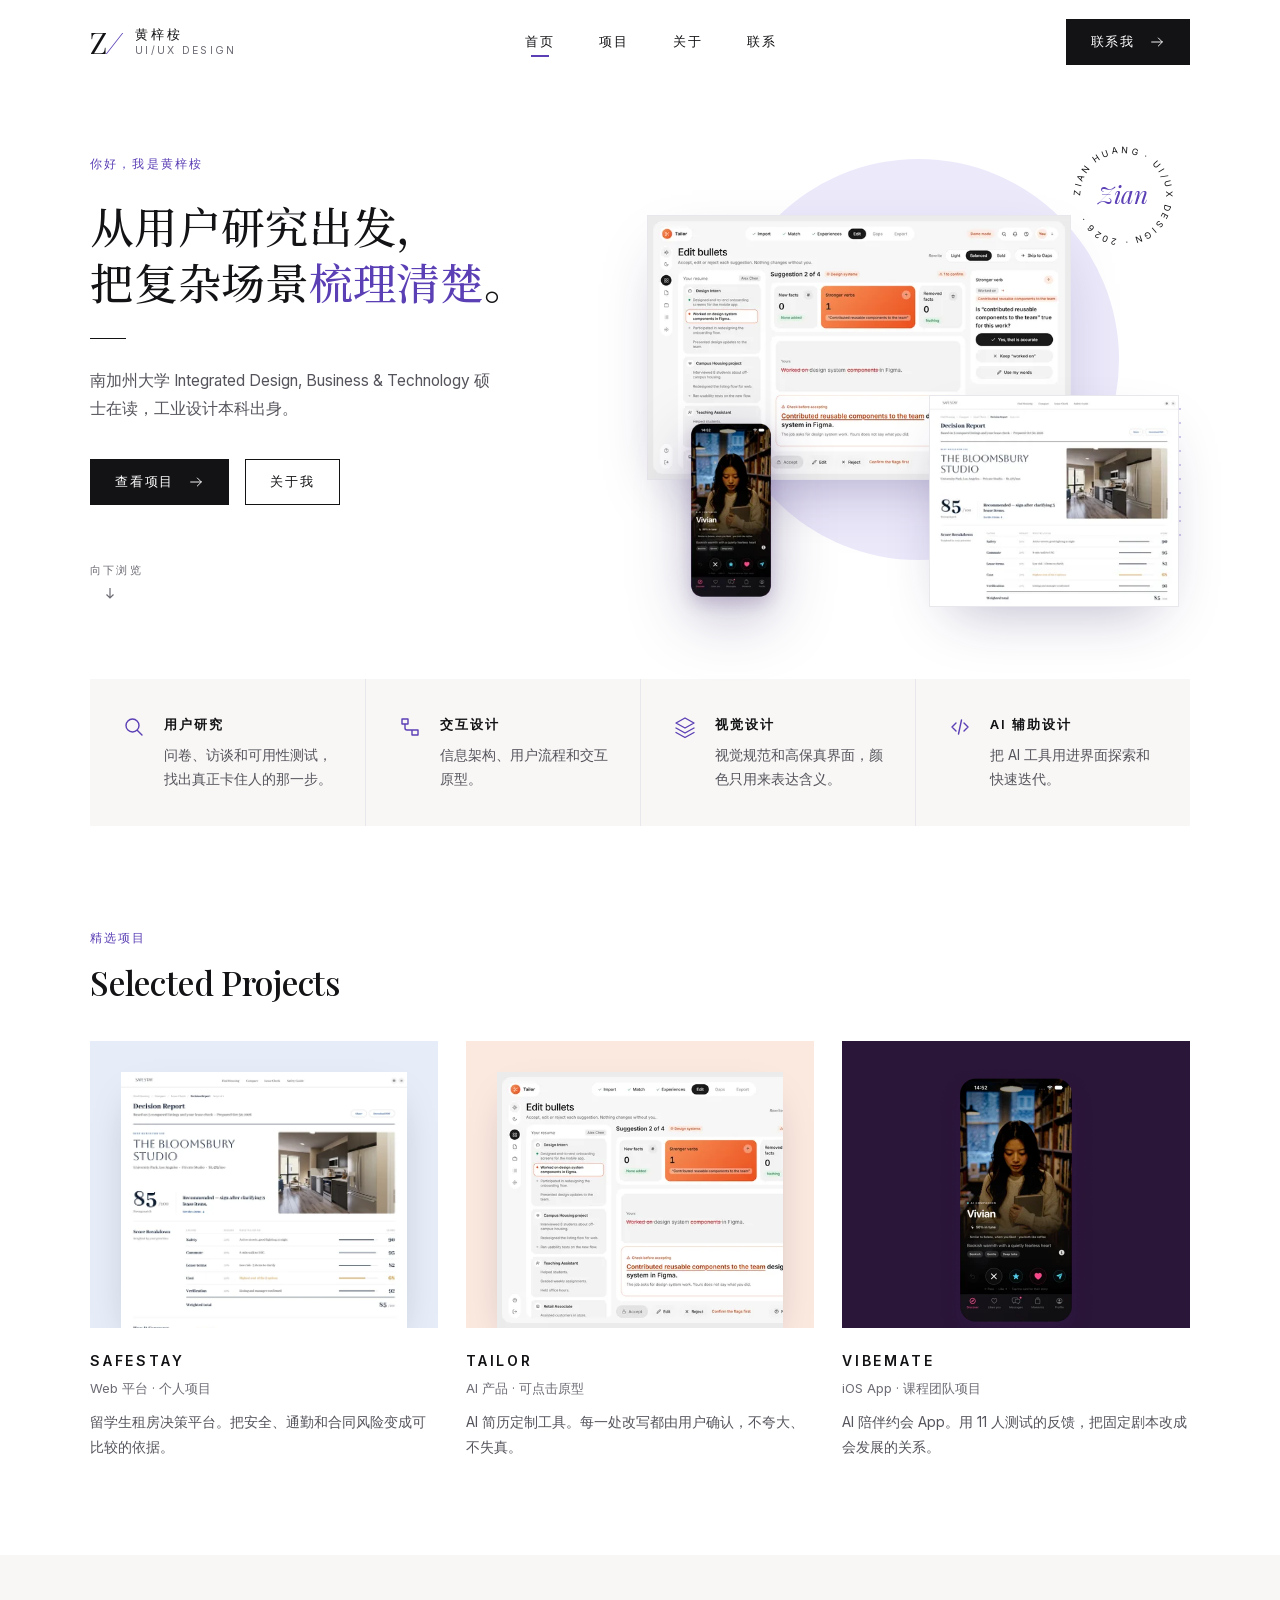
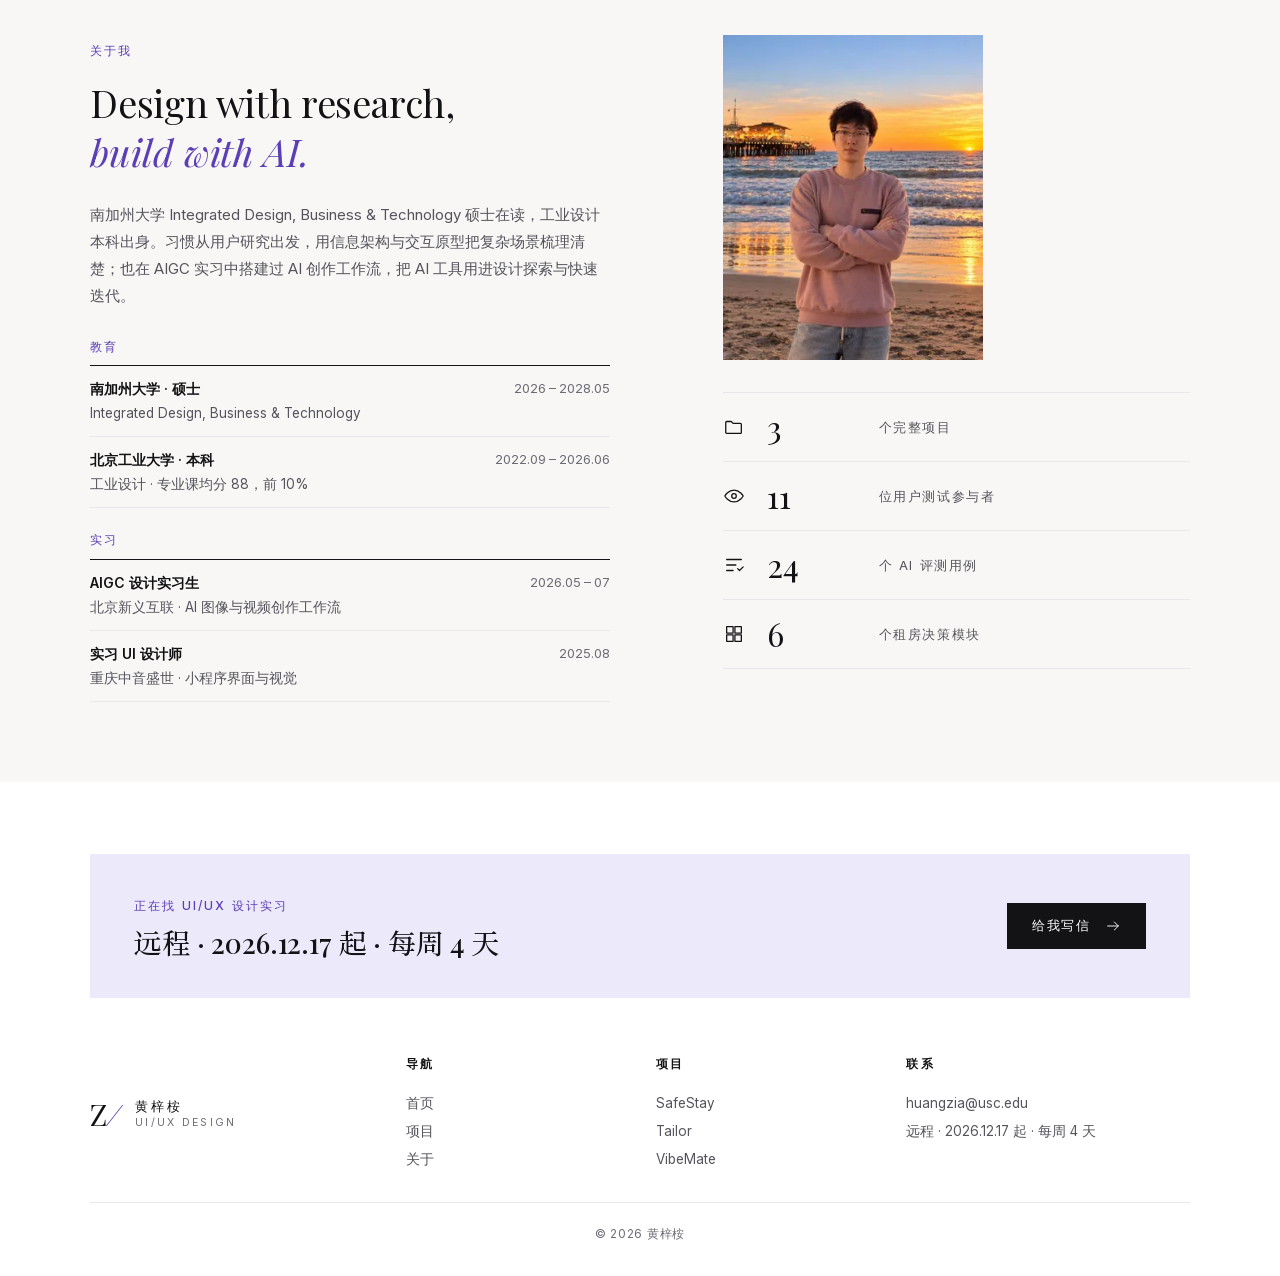
<file: index.html>
<!DOCTYPE html><!--AnGToF6jt2T9eLWChHB8x--><html lang="zh-CN" class="__variable_d8ebd1 __variable_86297e __variable_8d15a0"><head><meta charSet="utf-8"/><meta name="viewport" content="width=device-width, initial-scale=1"/><link rel="preload" as="image" imageSrcSet="/work/tailor/05-edit-flag-640.webp 640w, /work/tailor/05-edit-flag-1080.webp 1080w, /work/tailor/05-edit-flag-1600.webp 1600w, /work/tailor/05-edit-flag-2160.webp 2160w" imageSizes="(max-width: 980px) 80vw, 480px"/><link rel="stylesheet" href="/_next/static/css/d542ae8ead5b2409.css" data-precedence="next"/><link rel="stylesheet" href="/_next/static/css/9423d06c42803878.css" data-precedence="next"/><link rel="stylesheet" href="/_next/static/css/76a7afa6bd616d4c.css" data-precedence="next"/><link rel="preload" as="script" fetchPriority="low" href="/_next/static/chunks/webpack-f5f7829b514c7183.js"/><script src="/_next/static/chunks/4bd1b696-c023c6e3521b1417.js" async=""></script><script src="/_next/static/chunks/255-0e5ac6cd71b0e266.js" async=""></script><script src="/_next/static/chunks/main-app-a3b58b154484319e.js" async=""></script><script src="/_next/static/chunks/850-dabb37ecdc66f2bd.js" async=""></script><script src="/_next/static/chunks/app/page-04648d83c7af722e.js" async=""></script><title>黄梓桉 · UI/UX 设计作品集</title><meta name="description" content="UI/UX 设计作品集：Tailor、SafeStay 等项目的案例研究。"/><link rel="icon" href="/icon.svg?45b522719eb47ba4" type="image/svg+xml" sizes="any"/><script src="/_next/static/chunks/polyfills-42372ed130431b0a.js" noModule=""></script></head><body><div hidden=""><!--$--><!--/$--></div><nav class="nav wrap" aria-label="主导航"><a class="brand" aria-label="回到首页" href="/"><span class="mark">Z<i>/</i></span><span class="who"><b>黄梓桉</b><span>UI/UX Design</span></span></a><ul><li><a aria-current="page" href="/">首页</a></li><li><a href="/#work">项目</a></li><li><a href="/#about">关于</a></li><li><a href="/#contact">联系</a></li></ul><a class="btn" href="mailto:huangzia@usc.edu">联系我 <svg viewBox="0 0 24 24" aria-hidden="true" fill="none" stroke="currentColor" stroke-width="1.4" stroke-linecap="round" stroke-linejoin="round"><path d="M4 12h16M14 6l6 6-6 6"></path></svg></a></nav><main><section class="hero wrap"><div><span class="label rise">你好，我是<!-- -->黄梓桉</span><h1 class="serif rise" style="--d:80ms">从用户研究出发，<br/>把复杂场景<span class="accent">梳理清楚</span>。</h1><div class="rule"></div><p class="intro">南加州大学 Integrated Design, Business &amp; Technology 硕士在读，工业设计本科出身。</p><div class="cta"><a class="btn" href="#work">查看项目 <svg viewBox="0 0 24 24" aria-hidden="true" fill="none" stroke="currentColor" stroke-width="1.4" stroke-linecap="round" stroke-linejoin="round"><path d="M4 12h16M14 6l6 6-6 6"></path></svg></a><a class="btn outline" href="#about">关于我</a></div><a class="scroll" href="#work">向下浏览<svg viewBox="0 0 12 12" aria-hidden="true" fill="none" stroke="currentColor" stroke-width="1.2"><path d="M6 1v10M2.5 7.5 6 11l3.5-3.5"></path></svg></a></div><div class="stage rise" style="--d:160ms" aria-hidden="true"><div class="disc"></div><div class="dots"></div><div class="shot one"><img alt="" width="2160" height="1350" decoding="async" data-nimg="1" style="color:transparent" sizes="(max-width: 980px) 80vw, 480px" srcSet="/work/tailor/05-edit-flag-640.webp 640w, /work/tailor/05-edit-flag-1080.webp 1080w, /work/tailor/05-edit-flag-1600.webp 1600w, /work/tailor/05-edit-flag-2160.webp 2160w" src="/work/tailor/05-edit-flag-2160.webp"/></div><div class="shot two"><img alt="" loading="lazy" width="1388" height="1800" decoding="async" data-nimg="1" style="color:transparent" sizes="(max-width: 980px) 46vw, 280px" srcSet="/work/safestay/report-320.webp 320w, /work/safestay/report-640.webp 640w, /work/safestay/report-1080.webp 1080w, /work/safestay/report-1600.webp 1600w, /work/safestay/report-2160.webp 2160w" src="/work/safestay/report-2160.webp"/></div><div class="phone"><img alt="" loading="lazy" width="372" height="677" decoding="async" data-nimg="1" style="color:transparent" sizes="160px" srcSet="/work/vibemate/phone-discover-160.webp 160w, /work/vibemate/phone-discover-320.webp 320w, /work/vibemate/phone-discover-640.webp 640w, /work/vibemate/phone-discover-1080.webp 1080w, /work/vibemate/phone-discover-1600.webp 1600w, /work/vibemate/phone-discover-2160.webp 2160w" src="/work/vibemate/phone-discover-2160.webp"/></div><svg class="stamp" viewBox="0 0 120 120"><defs><path id="ring" d="M60 60m-46 0a46 46 0 1 1 92 0a46 46 0 1 1-92 0"></path></defs><text><textPath href="#ring">ZIAN HUANG · UI/UX DESIGN · 2026 ·</textPath></text><text class="sig" x="60" y="69" text-anchor="middle">Zian</text></svg></div></section><section class="wrap" aria-label="我能做什么"><div class="strip"><div><svg viewBox="0 0 24 24" aria-hidden="true" fill="none" stroke="currentColor" stroke-width="1.4" stroke-linecap="round" stroke-linejoin="round"><path d="M10.5 17a6.5 6.5 0 1 0 0-13 6.5 6.5 0 0 0 0 13ZM20 20l-4.8-4.8"></path></svg><div><h3>用户研究</h3><p>问卷、访谈和可用性测试，找出真正卡住人的那一步。</p></div></div><div><svg viewBox="0 0 24 24" aria-hidden="true" fill="none" stroke="currentColor" stroke-width="1.4" stroke-linecap="round" stroke-linejoin="round"><path d="M4 4h6v5H4zM14 15h6v5h-6zM7 9v4a2 2 0 0 0 2 2h5"></path></svg><div><h3>交互设计</h3><p>信息架构、用户流程和交互原型。</p></div></div><div><svg viewBox="0 0 24 24" aria-hidden="true" fill="none" stroke="currentColor" stroke-width="1.4" stroke-linecap="round" stroke-linejoin="round"><path d="M12 3 3 8l9 5 9-5-9-5ZM3 13l9 5 9-5M3 17.5l9 5 9-5"></path></svg><div><h3>视觉设计</h3><p>视觉规范和高保真界面，颜色只用来表达含义。</p></div></div><div><svg viewBox="0 0 24 24" aria-hidden="true" fill="none" stroke="currentColor" stroke-width="1.4" stroke-linecap="round" stroke-linejoin="round"><path d="M8 8l-4 4 4 4M16 8l4 4-4 4M13.5 5l-3 14"></path></svg><div><h3>AI 辅助设计</h3><p>把 AI 工具用进界面探索和快速迭代。</p></div></div></div></section><section class="section wrap" id="work"><div class="head"><div><span class="label">精选项目</span><h2 class="serif">Selected Projects</h2></div></div><div class="cards"><a class="card" href="/work/safestay/"><div class="thumb screen" style="background:#e6edf8"><img alt="SafeStay 界面截图" loading="lazy" width="1200" height="900" decoding="async" data-nimg="1" style="color:transparent" sizes="(max-width: 640px) 100vw, 360px" srcSet="/work/safestay/report-640.webp 640w, /work/safestay/report-1080.webp 1080w, /work/safestay/report-1600.webp 1600w, /work/safestay/report-2160.webp 2160w" src="/work/safestay/report-2160.webp"/></div><h3>SafeStay<!-- --> <svg viewBox="0 0 24 24" aria-hidden="true" fill="none" stroke="currentColor" stroke-width="1.4" stroke-linecap="round" stroke-linejoin="round"><path d="M4 12h16M14 6l6 6-6 6"></path></svg></h3><p class="cat">Web 平台 · 个人项目</p><p class="blurb">留学生租房决策平台。把安全、通勤和合同风险变成可比较的依据。</p></a><a class="card" href="/work/tailor/"><div class="thumb screen" style="background:#fbe9e0"><img alt="Tailor 界面截图" loading="lazy" width="1200" height="900" decoding="async" data-nimg="1" style="color:transparent" sizes="(max-width: 640px) 100vw, 360px" srcSet="/work/tailor/05-edit-flag-640.webp 640w, /work/tailor/05-edit-flag-1080.webp 1080w, /work/tailor/05-edit-flag-1600.webp 1600w, /work/tailor/05-edit-flag-2160.webp 2160w" src="/work/tailor/05-edit-flag-2160.webp"/></div><h3>Tailor<!-- --> <svg viewBox="0 0 24 24" aria-hidden="true" fill="none" stroke="currentColor" stroke-width="1.4" stroke-linecap="round" stroke-linejoin="round"><path d="M4 12h16M14 6l6 6-6 6"></path></svg></h3><p class="cat">AI 产品 · 可点击原型</p><p class="blurb">AI 简历定制工具。每一处改写都由用户确认，不夸大、不失真。</p></a><a class="card" href="/work/vibemate/"><div class="thumb phone" style="background:#2a1638"><img alt="VibeMate 界面截图" loading="lazy" width="372" height="677" decoding="async" data-nimg="1" style="color:transparent" sizes="220px" srcSet="/work/vibemate/phone-discover-160.webp 160w, /work/vibemate/phone-discover-320.webp 320w, /work/vibemate/phone-discover-640.webp 640w, /work/vibemate/phone-discover-1080.webp 1080w, /work/vibemate/phone-discover-1600.webp 1600w, /work/vibemate/phone-discover-2160.webp 2160w" src="/work/vibemate/phone-discover-2160.webp"/></div><h3>VibeMate<!-- --> <svg viewBox="0 0 24 24" aria-hidden="true" fill="none" stroke="currentColor" stroke-width="1.4" stroke-linecap="round" stroke-linejoin="round"><path d="M4 12h16M14 6l6 6-6 6"></path></svg></h3><p class="cat">iOS App · 课程团队项目</p><p class="blurb">AI 陪伴约会 App。用 11 人测试的反馈，把固定剧本改成会发展的关系。</p></a></div></section><section class="about" id="about"><div class="wrap"><div><span class="label">关于我</span><blockquote class="serif">Design with research,<br/><em class="accent">build with AI.</em></blockquote><p class="bio">南加州大学 Integrated Design, Business &amp; Technology 硕士在读，工业设计本科出身。<!-- -->习惯从用户研究出发，用信息架构与交互原型把复杂场景梳理清楚；也在 AIGC 实习中搭建过 AI 创作工作流，把 AI 工具用进设计探索与快速迭代。</p><dl class="cv"><dt>教育</dt><dd><b>南加州大学 · 硕士</b><span>Integrated Design, Business &amp; Technology</span><i>2026 – 2028.05</i></dd><dd><b>北京工业大学 · 本科</b><span>工业设计 · 专业课均分 88，前 10%</span><i>2022.09 – 2026.06</i></dd><dt>实习</dt><dd><b>AIGC 设计实习生</b><span>北京新义互联 · AI 图像与视频创作工作流</span><i>2026.05 – 07</i></dd><dd><b>实习 UI 设计师</b><span>重庆中音盛世 · 小程序界面与视觉</span><i>2025.08</i></dd></dl></div><div class="side"><div class="portrait"><img alt="黄梓桉的照片" loading="lazy" width="324" height="405" decoding="async" data-nimg="1" style="color:transparent" sizes="260px" srcSet="/portrait-160.webp 160w, /portrait-320.webp 320w, /portrait-640.webp 640w, /portrait-1080.webp 1080w, /portrait-1600.webp 1600w, /portrait-2160.webp 2160w" src="/portrait-2160.webp"/></div><ul class="stats"><li><svg viewBox="0 0 24 24" aria-hidden="true" fill="none" stroke="currentColor" stroke-width="1.4" stroke-linecap="round" stroke-linejoin="round"><path d="M3 7a1 1 0 0 1 1-1h5l2 2h8a1 1 0 0 1 1 1v9a1 1 0 0 1-1 1H4a1 1 0 0 1-1-1V7Z"></path></svg><b>3</b><span>个完整项目</span></li><li><svg viewBox="0 0 24 24" aria-hidden="true" fill="none" stroke="currentColor" stroke-width="1.4" stroke-linecap="round" stroke-linejoin="round"><path d="M2 12s3.6-6.5 10-6.5S22 12 22 12s-3.6 6.5-10 6.5S2 12 2 12ZM12 14.5a2.5 2.5 0 1 0 0-5 2.5 2.5 0 0 0 0 5Z"></path></svg><b>11</b><span>位用户测试参与者</span></li><li><svg viewBox="0 0 24 24" aria-hidden="true" fill="none" stroke="currentColor" stroke-width="1.4" stroke-linecap="round" stroke-linejoin="round"><path d="M4 6h16M4 12h10M4 18h7M16 16l2 2 4-4"></path></svg><b>24</b><span>个 AI 评测用例</span></li><li><svg viewBox="0 0 24 24" aria-hidden="true" fill="none" stroke="currentColor" stroke-width="1.4" stroke-linecap="round" stroke-linejoin="round"><path d="M4 4h7v7H4zM13 4h7v7h-7zM4 13h7v7H4zM13 13h7v7h-7z"></path></svg><b>6</b><span>个租房决策模块</span></li></ul></div></div></section></main><footer class="wrap" id="contact"><div class="band"><div><span class="label">正在找 UI/UX 设计实习</span><h2 class="serif">远程 · 2026.12.17 起 · 每周 4 天</h2></div><a class="btn" href="mailto:huangzia@usc.edu">给我写信 <svg viewBox="0 0 24 24" aria-hidden="true" fill="none" stroke="currentColor" stroke-width="1.4" stroke-linecap="round" stroke-linejoin="round"><path d="M4 12h16M14 6l6 6-6 6"></path></svg></a></div><div class="foot"><div class="brand"><span class="mark">Z<i>/</i></span><span class="who"><b>黄梓桉</b><span>UI/UX Design</span></span></div><div><h4>导航</h4><ul><li><a href="/">首页</a></li><li><a href="/#work">项目</a></li><li><a href="/#about">关于</a></li></ul></div><div><h4>项目</h4><ul><li><a href="/work/safestay/">SafeStay</a></li><li><a href="/work/tailor/">Tailor</a></li><li><a href="/work/vibemate/">VibeMate</a></li></ul></div><div><h4>联系</h4><ul><li><a href="mailto:huangzia@usc.edu">huangzia@usc.edu</a></li><li>远程 · 2026.12.17 起 · 每周 4 天</li></ul></div></div><p class="copy">© 2026 <!-- -->黄梓桉</p></footer><!--$--><!--/$--><script src="/_next/static/chunks/webpack-f5f7829b514c7183.js" id="_R_" async=""></script><script>(self.__next_f=self.__next_f||[]).push([0])</script><script>self.__next_f.push([1,"1:\"$Sreact.fragment\"\n2:I[9766,[],\"\"]\n3:I[8924,[],\"\"]\n4:I[2619,[\"850\",\"static/chunks/850-dabb37ecdc66f2bd.js\",\"974\",\"static/chunks/app/page-04648d83c7af722e.js\"],\"\"]\n5:I[1356,[\"850\",\"static/chunks/850-dabb37ecdc66f2bd.js\",\"974\",\"static/chunks/app/page-04648d83c7af722e.js\"],\"Image\"]\nd:I[7150,[],\"\"]\n:HL[\"/_next/static/css/d542ae8ead5b2409.css\",\"style\"]\n:HL[\"/_next/static/css/9423d06c42803878.css\",\"style\"]\n:HL[\"/_next/static/css/76a7afa6bd616d4c.css\",\"style\"]\n"])</script><script>self.__next_f.push([1,"0:{\"P\":null,\"b\":\"AnGToF6jt2T9eLWChHB8x\",\"p\":\"\",\"c\":[\"\",\"\"],\"i\":false,\"f\":[[[\"\",{\"children\":[\"__PAGE__\",{}]},\"$undefined\",\"$undefined\",true],[\"\",[\"$\",\"$1\",\"c\",{\"children\":[[[\"$\",\"link\",\"0\",{\"rel\":\"stylesheet\",\"href\":\"/_next/static/css/d542ae8ead5b2409.css\",\"precedence\":\"next\",\"crossOrigin\":\"$undefined\",\"nonce\":\"$undefined\"}],[\"$\",\"link\",\"1\",{\"rel\":\"stylesheet\",\"href\":\"/_next/static/css/9423d06c42803878.css\",\"precedence\":\"next\",\"crossOrigin\":\"$undefined\",\"nonce\":\"$undefined\"}],[\"$\",\"link\",\"2\",{\"rel\":\"stylesheet\",\"href\":\"/_next/static/css/76a7afa6bd616d4c.css\",\"precedence\":\"next\",\"crossOrigin\":\"$undefined\",\"nonce\":\"$undefined\"}]],[\"$\",\"html\",null,{\"lang\":\"zh-CN\",\"className\":\"__variable_d8ebd1 __variable_86297e __variable_8d15a0\",\"children\":[\"$\",\"body\",null,{\"children\":[\"$\",\"$L2\",null,{\"parallelRouterKey\":\"children\",\"error\":\"$undefined\",\"errorStyles\":\"$undefined\",\"errorScripts\":\"$undefined\",\"template\":[\"$\",\"$L3\",null,{}],\"templateStyles\":\"$undefined\",\"templateScripts\":\"$undefined\",\"notFound\":[[[\"$\",\"title\",null,{\"children\":\"404: This page could not be found.\"}],[\"$\",\"div\",null,{\"style\":{\"fontFamily\":\"system-ui,\\\"Segoe UI\\\",Roboto,Helvetica,Arial,sans-serif,\\\"Apple Color Emoji\\\",\\\"Segoe UI Emoji\\\"\",\"height\":\"100vh\",\"textAlign\":\"center\",\"display\":\"flex\",\"flexDirection\":\"column\",\"alignItems\":\"center\",\"justifyContent\":\"center\"},\"children\":[\"$\",\"div\",null,{\"children\":[[\"$\",\"style\",null,{\"dangerouslySetInnerHTML\":{\"__html\":\"body{color:#000;background:#fff;margin:0}.next-error-h1{border-right:1px solid rgba(0,0,0,.3)}@media (prefers-color-scheme:dark){body{color:#fff;background:#000}.next-error-h1{border-right:1px solid rgba(255,255,255,.3)}}\"}}],[\"$\",\"h1\",null,{\"className\":\"next-error-h1\",\"style\":{\"display\":\"inline-block\",\"margin\":\"0 20px 0 0\",\"padding\":\"0 23px 0 0\",\"fontSize\":24,\"fontWeight\":500,\"verticalAlign\":\"top\",\"lineHeight\":\"49px\"},\"children\":404}],[\"$\",\"div\",null,{\"style\":{\"display\":\"inline-block\"},\"children\":[\"$\",\"h2\",null,{\"style\":{\"fontSize\":14,\"fontWeight\":400,\"lineHeight\":\"49px\",\"margin\":0},\"children\":\"This page could not be found.\"}]}]]}]}]],[]],\"forbidden\":\"$undefined\",\"unauthorized\":\"$undefined\"}]}]}]]}],{\"children\":[\"__PAGE__\",[\"$\",\"$1\",\"c\",{\"children\":[[[\"$\",\"nav\",null,{\"className\":\"nav wrap\",\"aria-label\":\"主导航\",\"children\":[[\"$\",\"$L4\",null,{\"href\":\"/\",\"className\":\"brand\",\"aria-label\":\"回到首页\",\"children\":[[\"$\",\"span\",null,{\"className\":\"mark\",\"children\":[\"Z\",[\"$\",\"i\",null,{\"children\":\"/\"}]]}],[\"$\",\"span\",null,{\"className\":\"who\",\"children\":[[\"$\",\"b\",null,{\"children\":\"黄梓桉\"}],[\"$\",\"span\",null,{\"children\":\"UI/UX Design\"}]]}]]}],[\"$\",\"ul\",null,{\"children\":[[\"$\",\"li\",null,{\"children\":[\"$\",\"$L4\",null,{\"href\":\"/\",\"aria-current\":\"page\",\"children\":\"首页\"}]}],[\"$\",\"li\",null,{\"children\":[\"$\",\"$L4\",null,{\"href\":\"/#work\",\"aria-current\":\"$undefined\",\"children\":\"项目\"}]}],[\"$\",\"li\",null,{\"children\":[\"$\",\"$L4\",null,{\"href\":\"/#about\",\"children\":\"关于\"}]}],[\"$\",\"li\",null,{\"children\":[\"$\",\"$L4\",null,{\"href\":\"/#contact\",\"children\":\"联系\"}]}]]}],[\"$\",\"a\",null,{\"className\":\"btn\",\"href\":\"mailto:huangzia@usc.edu\",\"children\":[\"联系我 \",[\"$\",\"svg\",null,{\"viewBox\":\"0 0 24 24\",\"aria-hidden\":\"true\",\"fill\":\"none\",\"stroke\":\"currentColor\",\"strokeWidth\":1.4,\"strokeLinecap\":\"round\",\"strokeLinejoin\":\"round\",\"children\":[\"$\",\"path\",null,{\"d\":\"M4 12h16M14 6l6 6-6 6\"}]}]]}]]}],[\"$\",\"main\",null,{\"children\":[[\"$\",\"section\",null,{\"className\":\"hero wrap\",\"children\":[[\"$\",\"div\",null,{\"children\":[[\"$\",\"span\",null,{\"className\":\"label rise\",\"children\":[\"你好，我是\",\"黄梓桉\"]}],[\"$\",\"h1\",null,{\"className\":\"serif rise\",\"style\":{\"--d\":\"80ms\"},\"children\":[\"从用户研究出发，\",[\"$\",\"br\",null,{}],\"把复杂场景\",[\"$\",\"span\",null,{\"className\":\"accent\",\"children\":\"梳理清楚\"}],\"。\"]}],[\"$\",\"div\",null,{\"className\":\"rule\"}],[\"$\",\"p\",null,{\"className\":\"intro\",\"children\":\"南加州大学 Integrated Design, Business \u0026 Technology 硕士在读，工业设计本科出身。\"}],[\"$\",\"div\",null,{\"className\":\"cta\",\"children\":[[\"$\",\"a\",null,{\"className\":\"btn\",\"href\":\"#work\",\"children\":[\"查看项目 \",[\"$\",\"svg\",null,{\"viewBox\":\"0 0 24 24\",\"aria-hidden\":\"true\",\"fill\":\"none\",\"stroke\":\"currentColor\",\"strokeWidth\":1.4,\"strokeLinecap\":\"round\",\"strokeLinejoin\":\"round\",\"children\":[\"$\",\"path\",null,{\"d\":\"M4 12h16M14 6l6 6-6 6\"}]}]]}],[\"$\",\"a\",null,{\"className\":\"btn outline\",\"href\":\"#about\",\"children\":\"关于我\"}]]}],[\"$\",\"a\",null,{\"className\":\"scroll\",\"href\":\"#work\",\"children\":[\"向下浏览\",[\"$\",\"svg\",null,{\"viewBox\":\"0 0 12 12\",\"aria-hidden\":\"true\",\"fill\":\"none\",\"stroke\":\"currentColor\",\"strokeWidth\":\"1.2\",\"children\":[\"$\",\"path\",null,{\"d\":\"M6 1v10M2.5 7.5 6 11l3.5-3.5\"}]}]]}]]}],[\"$\",\"div\",null,{\"className\":\"stage rise\",\"style\":{\"--d\":\"160ms\"},\"aria-hidden\":\"true\",\"children\":[[\"$\",\"div\",null,{\"className\":\"disc\"}],[\"$\",\"div\",null,{\"className\":\"dots\"}],[\"$\",\"div\",null,{\"className\":\"shot one\",\"children\":[\"$\",\"$L5\",null,{\"src\":\"/work/tailor/05-edit-flag.png\",\"width\":2160,\"height\":1350,\"alt\":\"\",\"priority\":true,\"sizes\":\"(max-width: 980px) 80vw, 480px\"}]}],[\"$\",\"div\",null,{\"className\":\"shot two\",\"children\":[\"$\",\"$L5\",null,{\"src\":\"/work/safestay/report.png\",\"width\":1388,\"height\":1800,\"alt\":\"\",\"sizes\":\"(max-width: 980px) 46vw, 280px\"}]}],[\"$\",\"div\",null,{\"className\":\"phone\",\"children\":[\"$\",\"$L5\",null,{\"src\":\"/work/vibemate/phone-discover.png\",\"width\":372,\"height\":677,\"alt\":\"\",\"sizes\":\"160px\"}]}],\"$L6\"]}]]}],\"$L7\",\"$L8\",\"$L9\"]}],\"$La\"],null,\"$Lb\"]}],{},null,false]},null,false],\"$Lc\",false]],\"m\":\"$undefined\",\"G\":[\"$d\",[]],\"s\":false,\"S\":true}\n"])</script><script>self.__next_f.push([1,"e:I[4431,[],\"OutletBoundary\"]\n10:I[5278,[],\"AsyncMetadataOutlet\"]\n12:I[4431,[],\"ViewportBoundary\"]\n14:I[4431,[],\"MetadataBoundary\"]\n15:\"$Sreact.suspense\"\n6:[\"$\",\"svg\",null,{\"className\":\"stamp\",\"viewBox\":\"0 0 120 120\",\"children\":[[\"$\",\"defs\",null,{\"children\":[\"$\",\"path\",null,{\"id\":\"ring\",\"d\":\"M60 60m-46 0a46 46 0 1 1 92 0a46 46 0 1 1-92 0\"}]}],[\"$\",\"text\",null,{\"children\":[\"$\",\"textPath\",null,{\"href\":\"#ring\",\"children\":\"ZIAN HUANG · UI/UX DESIGN · 2026 ·\"}]}],[\"$\",\"text\",null,{\"className\":\"sig\",\"x\":\"60\",\"y\":\"69\",\"textAnchor\":\"middle\",\"children\":\"Zian\"}]]}]\n"])</script><script>self.__next_f.push([1,"7:[\"$\",\"section\",null,{\"className\":\"wrap\",\"aria-label\":\"我能做什么\",\"children\":[\"$\",\"div\",null,{\"className\":\"strip\",\"children\":[[\"$\",\"div\",\"用户研究\",{\"children\":[[\"$\",\"svg\",null,{\"viewBox\":\"0 0 24 24\",\"aria-hidden\":\"true\",\"fill\":\"none\",\"stroke\":\"currentColor\",\"strokeWidth\":1.4,\"strokeLinecap\":\"round\",\"strokeLinejoin\":\"round\",\"children\":[\"$\",\"path\",null,{\"d\":\"M10.5 17a6.5 6.5 0 1 0 0-13 6.5 6.5 0 0 0 0 13ZM20 20l-4.8-4.8\"}]}],[\"$\",\"div\",null,{\"children\":[[\"$\",\"h3\",null,{\"children\":\"用户研究\"}],[\"$\",\"p\",null,{\"children\":\"问卷、访谈和可用性测试，找出真正卡住人的那一步。\"}]]}]]}],[\"$\",\"div\",\"交互设计\",{\"children\":[[\"$\",\"svg\",null,{\"viewBox\":\"0 0 24 24\",\"aria-hidden\":\"true\",\"fill\":\"none\",\"stroke\":\"currentColor\",\"strokeWidth\":1.4,\"strokeLinecap\":\"round\",\"strokeLinejoin\":\"round\",\"children\":[\"$\",\"path\",null,{\"d\":\"M4 4h6v5H4zM14 15h6v5h-6zM7 9v4a2 2 0 0 0 2 2h5\"}]}],[\"$\",\"div\",null,{\"children\":[[\"$\",\"h3\",null,{\"children\":\"交互设计\"}],[\"$\",\"p\",null,{\"children\":\"信息架构、用户流程和交互原型。\"}]]}]]}],[\"$\",\"div\",\"视觉设计\",{\"children\":[[\"$\",\"svg\",null,{\"viewBox\":\"0 0 24 24\",\"aria-hidden\":\"true\",\"fill\":\"none\",\"stroke\":\"currentColor\",\"strokeWidth\":1.4,\"strokeLinecap\":\"round\",\"strokeLinejoin\":\"round\",\"children\":[\"$\",\"path\",null,{\"d\":\"M12 3 3 8l9 5 9-5-9-5ZM3 13l9 5 9-5M3 17.5l9 5 9-5\"}]}],[\"$\",\"div\",null,{\"children\":[[\"$\",\"h3\",null,{\"children\":\"视觉设计\"}],[\"$\",\"p\",null,{\"children\":\"视觉规范和高保真界面，颜色只用来表达含义。\"}]]}]]}],[\"$\",\"div\",\"AI 辅助设计\",{\"children\":[[\"$\",\"svg\",null,{\"viewBox\":\"0 0 24 24\",\"aria-hidden\":\"true\",\"fill\":\"none\",\"stroke\":\"currentColor\",\"strokeWidth\":1.4,\"strokeLinecap\":\"round\",\"strokeLinejoin\":\"round\",\"children\":[\"$\",\"path\",null,{\"d\":\"M8 8l-4 4 4 4M16 8l4 4-4 4M13.5 5l-3 14\"}]}],[\"$\",\"div\",null,{\"children\":[[\"$\",\"h3\",null,{\"children\":\"AI 辅助设计\"}],[\"$\",\"p\",null,{\"children\":\"把 AI 工具用进界面探索和快速迭代。\"}]]}]]}]]}]}]\n"])</script><script>self.__next_f.push([1,"8:[\"$\",\"section\",null,{\"className\":\"section wrap\",\"id\":\"work\",\"children\":[[\"$\",\"div\",null,{\"className\":\"head\",\"children\":[\"$\",\"div\",null,{\"children\":[[\"$\",\"span\",null,{\"className\":\"label\",\"children\":\"精选项目\"}],[\"$\",\"h2\",null,{\"className\":\"serif\",\"children\":\"Selected Projects\"}]]}]}],[\"$\",\"div\",null,{\"className\":\"cards\",\"children\":[[\"$\",\"$L4\",\"01\",{\"href\":\"/work/safestay\",\"className\":\"card\",\"children\":[[\"$\",\"div\",null,{\"className\":\"thumb screen\",\"style\":{\"background\":\"#e6edf8\"},\"children\":[\"$\",\"$L5\",null,{\"src\":\"/work/safestay/report.png\",\"width\":1200,\"height\":900,\"alt\":\"SafeStay 界面截图\",\"sizes\":\"(max-width: 640px) 100vw, 360px\"}]}],[\"$\",\"h3\",null,{\"children\":[\"SafeStay\",\" \",[\"$\",\"svg\",null,{\"viewBox\":\"0 0 24 24\",\"aria-hidden\":\"true\",\"fill\":\"none\",\"stroke\":\"currentColor\",\"strokeWidth\":1.4,\"strokeLinecap\":\"round\",\"strokeLinejoin\":\"round\",\"children\":[\"$\",\"path\",null,{\"d\":\"M4 12h16M14 6l6 6-6 6\"}]}]]}],[\"$\",\"p\",null,{\"className\":\"cat\",\"children\":\"Web 平台 · 个人项目\"}],[\"$\",\"p\",null,{\"className\":\"blurb\",\"children\":\"留学生租房决策平台。把安全、通勤和合同风险变成可比较的依据。\"}]]}],[\"$\",\"$L4\",\"02\",{\"href\":\"/work/tailor\",\"className\":\"card\",\"children\":[[\"$\",\"div\",null,{\"className\":\"thumb screen\",\"style\":{\"background\":\"#fbe9e0\"},\"children\":[\"$\",\"$L5\",null,{\"src\":\"/work/tailor/05-edit-flag.png\",\"width\":1200,\"height\":900,\"alt\":\"Tailor 界面截图\",\"sizes\":\"(max-width: 640px) 100vw, 360px\"}]}],[\"$\",\"h3\",null,{\"children\":[\"Tailor\",\" \",[\"$\",\"svg\",null,{\"viewBox\":\"0 0 24 24\",\"aria-hidden\":\"true\",\"fill\":\"none\",\"stroke\":\"currentColor\",\"strokeWidth\":1.4,\"strokeLinecap\":\"round\",\"strokeLinejoin\":\"round\",\"children\":[\"$\",\"path\",null,{\"d\":\"M4 12h16M14 6l6 6-6 6\"}]}]]}],[\"$\",\"p\",null,{\"className\":\"cat\",\"children\":\"AI 产品 · 可点击原型\"}],[\"$\",\"p\",null,{\"className\":\"blurb\",\"children\":\"AI 简历定制工具。每一处改写都由用户确认，不夸大、不失真。\"}]]}],[\"$\",\"$L4\",\"03\",{\"href\":\"/work/vibemate\",\"className\":\"card\",\"children\":[[\"$\",\"div\",null,{\"className\":\"thumb phone\",\"style\":{\"background\":\"#2a1638\"},\"children\":[\"$\",\"$L5\",null,{\"src\":\"/work/vibemate/phone-discover.png\",\"width\":372,\"height\":677,\"alt\":\"VibeMate 界面截图\",\"sizes\":\"220px\"}]}],[\"$\",\"h3\",null,{\"children\":[\"VibeMate\",\" \",[\"$\",\"svg\",null,{\"viewBox\":\"0 0 24 24\",\"aria-hidden\":\"true\",\"fill\":\"none\",\"stroke\":\"currentColor\",\"strokeWidth\":1.4,\"strokeLinecap\":\"round\",\"strokeLinejoin\":\"round\",\"children\":[\"$\",\"path\",null,{\"d\":\"M4 12h16M14 6l6 6-6 6\"}]}]]}],[\"$\",\"p\",null,{\"className\":\"cat\",\"children\":\"iOS App · 课程团队项目\"}],[\"$\",\"p\",null,{\"className\":\"blurb\",\"children\":\"AI 陪伴约会 App。用 11 人测试的反馈，把固定剧本改成会发展的关系。\"}]]}]]}]]}]\n"])</script><script>self.__next_f.push([1,"9:[\"$\",\"section\",null,{\"className\":\"about\",\"id\":\"about\",\"children\":[\"$\",\"div\",null,{\"className\":\"wrap\",\"children\":[[\"$\",\"div\",null,{\"children\":[[\"$\",\"span\",null,{\"className\":\"label\",\"children\":\"关于我\"}],[\"$\",\"blockquote\",null,{\"className\":\"serif\",\"children\":[\"Design with research,\",[\"$\",\"br\",null,{}],[\"$\",\"em\",null,{\"className\":\"accent\",\"children\":\"build with AI.\"}]]}],[\"$\",\"p\",null,{\"className\":\"bio\",\"children\":[\"南加州大学 Integrated Design, Business \u0026 Technology 硕士在读，工业设计本科出身。\",\"习惯从用户研究出发，用信息架构与交互原型把复杂场景梳理清楚；也在 AIGC 实习中搭建过 AI 创作工作流，把 AI 工具用进设计探索与快速迭代。\"]}],[\"$\",\"dl\",null,{\"className\":\"cv\",\"children\":[[\"$\",\"dt\",null,{\"children\":\"教育\"}],[[\"$\",\"dd\",\"南加州大学 · 硕士\",{\"children\":[[\"$\",\"b\",null,{\"children\":\"南加州大学 · 硕士\"}],[\"$\",\"span\",null,{\"children\":\"Integrated Design, Business \u0026 Technology\"}],[\"$\",\"i\",null,{\"children\":\"2026 – 2028.05\"}]]}],[\"$\",\"dd\",\"北京工业大学 · 本科\",{\"children\":[[\"$\",\"b\",null,{\"children\":\"北京工业大学 · 本科\"}],[\"$\",\"span\",null,{\"children\":\"工业设计 · 专业课均分 88，前 10%\"}],[\"$\",\"i\",null,{\"children\":\"2022.09 – 2026.06\"}]]}]],[\"$\",\"dt\",null,{\"children\":\"实习\"}],[[\"$\",\"dd\",\"AIGC 设计实习生\",{\"children\":[[\"$\",\"b\",null,{\"children\":\"AIGC 设计实习生\"}],[\"$\",\"span\",null,{\"children\":\"北京新义互联 · AI 图像与视频创作工作流\"}],[\"$\",\"i\",null,{\"children\":\"2026.05 – 07\"}]]}],[\"$\",\"dd\",\"实习 UI 设计师\",{\"children\":[[\"$\",\"b\",null,{\"children\":\"实习 UI 设计师\"}],[\"$\",\"span\",null,{\"children\":\"重庆中音盛世 · 小程序界面与视觉\"}],[\"$\",\"i\",null,{\"children\":\"2025.08\"}]]}]]]}]]}],[\"$\",\"div\",null,{\"className\":\"side\",\"children\":[[\"$\",\"div\",null,{\"className\":\"portrait\",\"children\":[\"$\",\"$L5\",null,{\"src\":\"/portrait.png\",\"width\":324,\"height\":405,\"alt\":\"黄梓桉的照片\",\"sizes\":\"260px\"}]}],[\"$\",\"ul\",null,{\"className\":\"stats\",\"children\":[[\"$\",\"li\",\"个完整项目\",{\"children\":[[\"$\",\"svg\",null,{\"viewBox\":\"0 0 24 24\",\"aria-hidden\":\"true\",\"fill\":\"none\",\"stroke\":\"currentColor\",\"strokeWidth\":1.4,\"strokeLinecap\":\"round\",\"strokeLinejoin\":\"round\",\"children\":[\"$\",\"path\",null,{\"d\":\"M3 7a1 1 0 0 1 1-1h5l2 2h8a1 1 0 0 1 1 1v9a1 1 0 0 1-1 1H4a1 1 0 0 1-1-1V7Z\"}]}],[\"$\",\"b\",null,{\"children\":\"3\"}],[\"$\",\"span\",null,{\"children\":\"个完整项目\"}]]}],[\"$\",\"li\",\"位用户测试参与者\",{\"children\":[[\"$\",\"svg\",null,{\"viewBox\":\"0 0 24 24\",\"aria-hidden\":\"true\",\"fill\":\"none\",\"stroke\":\"currentColor\",\"strokeWidth\":1.4,\"strokeLinecap\":\"round\",\"strokeLinejoin\":\"round\",\"children\":[\"$\",\"path\",null,{\"d\":\"M2 12s3.6-6.5 10-6.5S22 12 22 12s-3.6 6.5-10 6.5S2 12 2 12ZM12 14.5a2.5 2.5 0 1 0 0-5 2.5 2.5 0 0 0 0 5Z\"}]}],[\"$\",\"b\",null,{\"children\":\"11\"}],[\"$\",\"span\",null,{\"children\":\"位用户测试参与者\"}]]}],[\"$\",\"li\",\"个 AI 评测用例\",{\"children\":[[\"$\",\"svg\",null,{\"viewBox\":\"0 0 24 24\",\"aria-hidden\":\"true\",\"fill\":\"none\",\"stroke\":\"currentColor\",\"strokeWidth\":1.4,\"strokeLinecap\":\"round\",\"strokeLinejoin\":\"round\",\"children\":[\"$\",\"path\",null,{\"d\":\"M4 6h16M4 12h10M4 18h7M16 16l2 2 4-4\"}]}],[\"$\",\"b\",null,{\"children\":\"24\"}],[\"$\",\"span\",null,{\"children\":\"个 AI 评测用例\"}]]}],[\"$\",\"li\",\"个租房决策模块\",{\"children\":[[\"$\",\"svg\",null,{\"viewBox\":\"0 0 24 24\",\"aria-hidden\":\"true\",\"fill\":\"none\",\"stroke\":\"currentColor\",\"strokeWidth\":1.4,\"strokeLinecap\":\"round\",\"strokeLinejoin\":\"round\",\"children\":[\"$\",\"path\",null,{\"d\":\"M4 4h7v7H4zM13 4h7v7h-7zM4 13h7v7H4zM13 13h7v7h-7z\"}]}],[\"$\",\"b\",null,{\"children\":\"6\"}],[\"$\",\"span\",null,{\"children\":\"个租房决策模块\"}]]}]]}]]}]]}]}]\n"])</script><script>self.__next_f.push([1,"a:[\"$\",\"footer\",null,{\"className\":\"wrap\",\"id\":\"contact\",\"children\":[[\"$\",\"div\",null,{\"className\":\"band\",\"children\":[[\"$\",\"div\",null,{\"children\":[[\"$\",\"span\",null,{\"className\":\"label\",\"children\":\"正在找 UI/UX 设计实习\"}],[\"$\",\"h2\",null,{\"className\":\"serif\",\"children\":\"远程 · 2026.12.17 起 · 每周 4 天\"}]]}],[\"$\",\"a\",null,{\"className\":\"btn\",\"href\":\"mailto:huangzia@usc.edu\",\"children\":[\"给我写信 \",[\"$\",\"svg\",null,{\"viewBox\":\"0 0 24 24\",\"aria-hidden\":\"true\",\"fill\":\"none\",\"stroke\":\"currentColor\",\"strokeWidth\":1.4,\"strokeLinecap\":\"round\",\"strokeLinejoin\":\"round\",\"children\":[\"$\",\"path\",null,{\"d\":\"M4 12h16M14 6l6 6-6 6\"}]}]]}]]}],[\"$\",\"div\",null,{\"className\":\"foot\",\"children\":[[\"$\",\"div\",null,{\"className\":\"brand\",\"children\":[[\"$\",\"span\",null,{\"className\":\"mark\",\"children\":[\"Z\",[\"$\",\"i\",null,{\"children\":\"/\"}]]}],[\"$\",\"span\",null,{\"className\":\"who\",\"children\":[[\"$\",\"b\",null,{\"children\":\"黄梓桉\"}],[\"$\",\"span\",null,{\"children\":\"UI/UX Design\"}]]}]]}],[\"$\",\"div\",null,{\"children\":[[\"$\",\"h4\",null,{\"children\":\"导航\"}],[\"$\",\"ul\",null,{\"children\":[[\"$\",\"li\",null,{\"children\":[\"$\",\"$L4\",null,{\"href\":\"/\",\"children\":\"首页\"}]}],[\"$\",\"li\",null,{\"children\":[\"$\",\"$L4\",null,{\"href\":\"/#work\",\"children\":\"项目\"}]}],[\"$\",\"li\",null,{\"children\":[\"$\",\"$L4\",null,{\"href\":\"/#about\",\"children\":\"关于\"}]}]]}]]}],[\"$\",\"div\",null,{\"children\":[[\"$\",\"h4\",null,{\"children\":\"项目\"}],[\"$\",\"ul\",null,{\"children\":[[\"$\",\"li\",\"safestay\",{\"children\":[\"$\",\"$L4\",null,{\"href\":\"/work/safestay\",\"children\":\"SafeStay\"}]}],[\"$\",\"li\",\"tailor\",{\"children\":[\"$\",\"$L4\",null,{\"href\":\"/work/tailor\",\"children\":\"Tailor\"}]}],[\"$\",\"li\",\"vibemate\",{\"children\":[\"$\",\"$L4\",null,{\"href\":\"/work/vibemate\",\"children\":\"VibeMate\"}]}]]}]]}],[\"$\",\"div\",null,{\"children\":[[\"$\",\"h4\",null,{\"children\":\"联系\"}],[\"$\",\"ul\",null,{\"children\":[[\"$\",\"li\",null,{\"children\":[\"$\",\"a\",null,{\"href\":\"mailto:huangzia@usc.edu\",\"children\":\"huangzia@usc.edu\"}]}],[\"$\",\"li\",null,{\"children\":\"远程 · 2026.12.17 起 · 每周 4 天\"}],[]]}]]}]]}],[\"$\",\"p\",null,{\"className\":\"copy\",\"children\":[\"© 2026 \",\"黄梓桉\"]}]]}]\n"])</script><script>self.__next_f.push([1,"b:[\"$\",\"$Le\",null,{\"children\":[\"$Lf\",[\"$\",\"$L10\",null,{\"promise\":\"$@11\"}]]}]\nc:[\"$\",\"$1\",\"h\",{\"children\":[null,[[\"$\",\"$L12\",null,{\"children\":\"$L13\"}],null],[\"$\",\"$L14\",null,{\"children\":[\"$\",\"div\",null,{\"hidden\":true,\"children\":[\"$\",\"$15\",null,{\"fallback\":null,\"children\":\"$L16\"}]}]}]]}]\n"])</script><script>self.__next_f.push([1,"13:[[\"$\",\"meta\",\"0\",{\"charSet\":\"utf-8\"}],[\"$\",\"meta\",\"1\",{\"name\":\"viewport\",\"content\":\"width=device-width, initial-scale=1\"}]]\nf:null\n"])</script><script>self.__next_f.push([1,"17:I[622,[],\"IconMark\"]\n11:{\"metadata\":[[\"$\",\"title\",\"0\",{\"children\":\"黄梓桉 · UI/UX 设计作品集\"}],[\"$\",\"meta\",\"1\",{\"name\":\"description\",\"content\":\"UI/UX 设计作品集：Tailor、SafeStay 等项目的案例研究。\"}],[\"$\",\"link\",\"2\",{\"rel\":\"icon\",\"href\":\"/icon.svg?45b522719eb47ba4\",\"type\":\"image/svg+xml\",\"sizes\":\"any\"}],[\"$\",\"$L17\",\"3\",{}]],\"error\":null,\"digest\":\"$undefined\"}\n"])</script><script>self.__next_f.push([1,"16:\"$11:metadata\"\n"])</script></body></html>
</file>
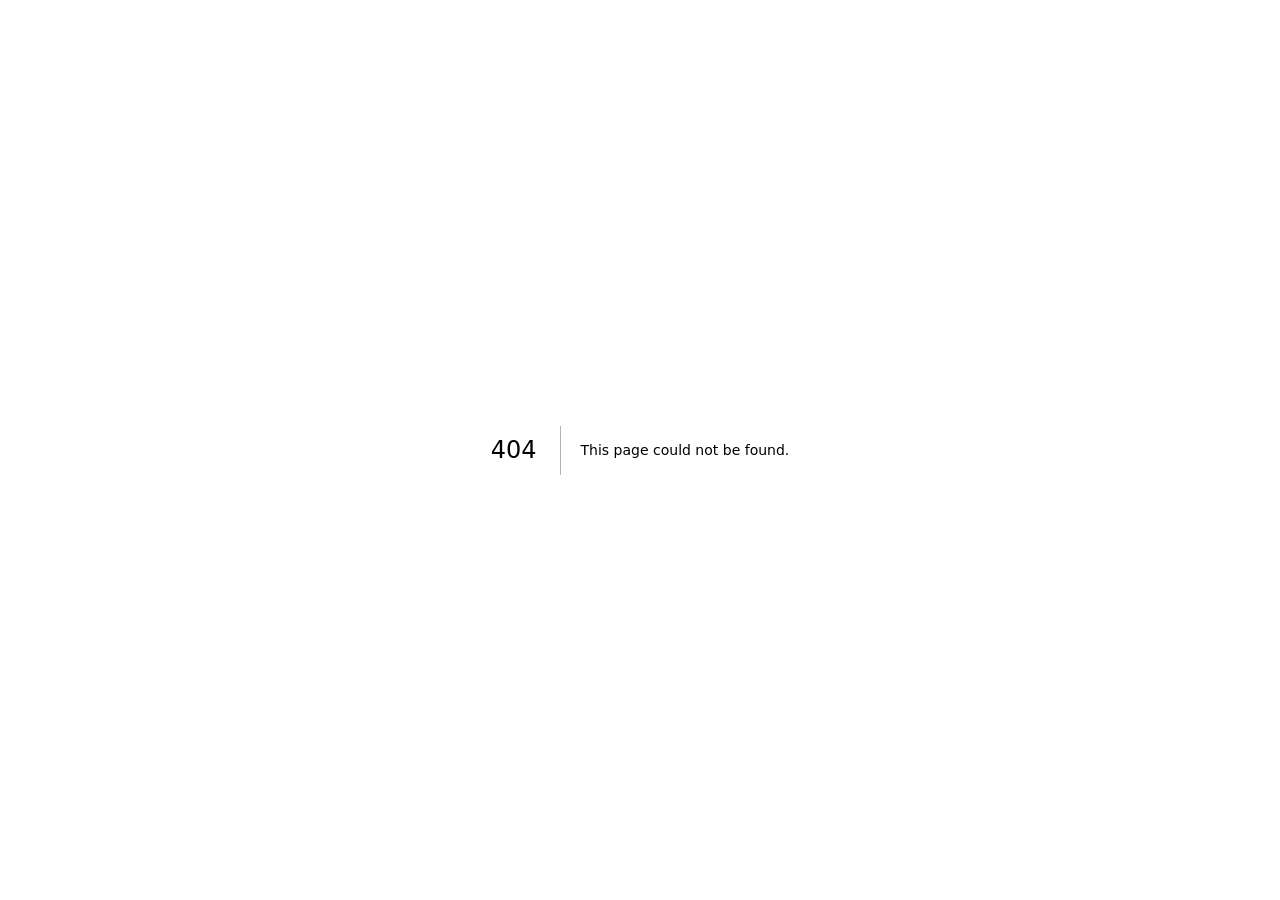
<file: 404/index.html>
<!DOCTYPE html><!--AnGToF6jt2T9eLWChHB8x--><html lang="zh-CN" class="__variable_d8ebd1 __variable_86297e __variable_8d15a0"><head><meta charSet="utf-8"/><meta name="viewport" content="width=device-width, initial-scale=1"/><link rel="stylesheet" href="/_next/static/css/d542ae8ead5b2409.css" data-precedence="next"/><link rel="stylesheet" href="/_next/static/css/9423d06c42803878.css" data-precedence="next"/><link rel="stylesheet" href="/_next/static/css/76a7afa6bd616d4c.css" data-precedence="next"/><link rel="preload" as="script" fetchPriority="low" href="/_next/static/chunks/webpack-f5f7829b514c7183.js"/><script src="/_next/static/chunks/4bd1b696-c023c6e3521b1417.js" async=""></script><script src="/_next/static/chunks/255-0e5ac6cd71b0e266.js" async=""></script><script src="/_next/static/chunks/main-app-a3b58b154484319e.js" async=""></script><meta name="robots" content="noindex"/><title>404: This page could not be found.</title><title>黄梓桉 · UI/UX 设计作品集</title><meta name="description" content="UI/UX 设计作品集：Tailor、SafeStay 等项目的案例研究。"/><link rel="icon" href="/icon.svg?45b522719eb47ba4" type="image/svg+xml" sizes="any"/><script src="/_next/static/chunks/polyfills-42372ed130431b0a.js" noModule=""></script></head><body><div hidden=""><!--$--><!--/$--></div><div style="font-family:system-ui,&quot;Segoe UI&quot;,Roboto,Helvetica,Arial,sans-serif,&quot;Apple Color Emoji&quot;,&quot;Segoe UI Emoji&quot;;height:100vh;text-align:center;display:flex;flex-direction:column;align-items:center;justify-content:center"><div><style>body{color:#000;background:#fff;margin:0}.next-error-h1{border-right:1px solid rgba(0,0,0,.3)}@media (prefers-color-scheme:dark){body{color:#fff;background:#000}.next-error-h1{border-right:1px solid rgba(255,255,255,.3)}}</style><h1 class="next-error-h1" style="display:inline-block;margin:0 20px 0 0;padding:0 23px 0 0;font-size:24px;font-weight:500;vertical-align:top;line-height:49px">404</h1><div style="display:inline-block"><h2 style="font-size:14px;font-weight:400;line-height:49px;margin:0">This page could not be found.</h2></div></div></div><!--$--><!--/$--><script src="/_next/static/chunks/webpack-f5f7829b514c7183.js" id="_R_" async=""></script><script>(self.__next_f=self.__next_f||[]).push([0])</script><script>self.__next_f.push([1,"1:\"$Sreact.fragment\"\n2:I[9766,[],\"\"]\n3:I[8924,[],\"\"]\n4:I[4431,[],\"OutletBoundary\"]\n6:I[5278,[],\"AsyncMetadataOutlet\"]\n8:I[4431,[],\"ViewportBoundary\"]\na:I[4431,[],\"MetadataBoundary\"]\nb:\"$Sreact.suspense\"\nd:I[7150,[],\"\"]\n:HL[\"/_next/static/css/d542ae8ead5b2409.css\",\"style\"]\n:HL[\"/_next/static/css/9423d06c42803878.css\",\"style\"]\n:HL[\"/_next/static/css/76a7afa6bd616d4c.css\",\"style\"]\n"])</script><script>self.__next_f.push([1,"0:{\"P\":null,\"b\":\"AnGToF6jt2T9eLWChHB8x\",\"p\":\"\",\"c\":[\"\",\"_not-found\",\"\"],\"i\":false,\"f\":[[[\"\",{\"children\":[\"/_not-found\",{\"children\":[\"__PAGE__\",{}]}]},\"$undefined\",\"$undefined\",true],[\"\",[\"$\",\"$1\",\"c\",{\"children\":[[[\"$\",\"link\",\"0\",{\"rel\":\"stylesheet\",\"href\":\"/_next/static/css/d542ae8ead5b2409.css\",\"precedence\":\"next\",\"crossOrigin\":\"$undefined\",\"nonce\":\"$undefined\"}],[\"$\",\"link\",\"1\",{\"rel\":\"stylesheet\",\"href\":\"/_next/static/css/9423d06c42803878.css\",\"precedence\":\"next\",\"crossOrigin\":\"$undefined\",\"nonce\":\"$undefined\"}],[\"$\",\"link\",\"2\",{\"rel\":\"stylesheet\",\"href\":\"/_next/static/css/76a7afa6bd616d4c.css\",\"precedence\":\"next\",\"crossOrigin\":\"$undefined\",\"nonce\":\"$undefined\"}]],[\"$\",\"html\",null,{\"lang\":\"zh-CN\",\"className\":\"__variable_d8ebd1 __variable_86297e __variable_8d15a0\",\"children\":[\"$\",\"body\",null,{\"children\":[\"$\",\"$L2\",null,{\"parallelRouterKey\":\"children\",\"error\":\"$undefined\",\"errorStyles\":\"$undefined\",\"errorScripts\":\"$undefined\",\"template\":[\"$\",\"$L3\",null,{}],\"templateStyles\":\"$undefined\",\"templateScripts\":\"$undefined\",\"notFound\":\"$undefined\",\"forbidden\":\"$undefined\",\"unauthorized\":\"$undefined\"}]}]}]]}],{\"children\":[\"/_not-found\",[\"$\",\"$1\",\"c\",{\"children\":[null,[\"$\",\"$L2\",null,{\"parallelRouterKey\":\"children\",\"error\":\"$undefined\",\"errorStyles\":\"$undefined\",\"errorScripts\":\"$undefined\",\"template\":[\"$\",\"$L3\",null,{}],\"templateStyles\":\"$undefined\",\"templateScripts\":\"$undefined\",\"notFound\":\"$undefined\",\"forbidden\":\"$undefined\",\"unauthorized\":\"$undefined\"}]]}],{\"children\":[\"__PAGE__\",[\"$\",\"$1\",\"c\",{\"children\":[[[\"$\",\"title\",null,{\"children\":\"404: This page could not be found.\"}],[\"$\",\"div\",null,{\"style\":{\"fontFamily\":\"system-ui,\\\"Segoe UI\\\",Roboto,Helvetica,Arial,sans-serif,\\\"Apple Color Emoji\\\",\\\"Segoe UI Emoji\\\"\",\"height\":\"100vh\",\"textAlign\":\"center\",\"display\":\"flex\",\"flexDirection\":\"column\",\"alignItems\":\"center\",\"justifyContent\":\"center\"},\"children\":[\"$\",\"div\",null,{\"children\":[[\"$\",\"style\",null,{\"dangerouslySetInnerHTML\":{\"__html\":\"body{color:#000;background:#fff;margin:0}.next-error-h1{border-right:1px solid rgba(0,0,0,.3)}@media (prefers-color-scheme:dark){body{color:#fff;background:#000}.next-error-h1{border-right:1px solid rgba(255,255,255,.3)}}\"}}],[\"$\",\"h1\",null,{\"className\":\"next-error-h1\",\"style\":{\"display\":\"inline-block\",\"margin\":\"0 20px 0 0\",\"padding\":\"0 23px 0 0\",\"fontSize\":24,\"fontWeight\":500,\"verticalAlign\":\"top\",\"lineHeight\":\"49px\"},\"children\":404}],[\"$\",\"div\",null,{\"style\":{\"display\":\"inline-block\"},\"children\":[\"$\",\"h2\",null,{\"style\":{\"fontSize\":14,\"fontWeight\":400,\"lineHeight\":\"49px\",\"margin\":0},\"children\":\"This page could not be found.\"}]}]]}]}]],null,[\"$\",\"$L4\",null,{\"children\":[\"$L5\",[\"$\",\"$L6\",null,{\"promise\":\"$@7\"}]]}]]}],{},null,false]},null,false]},null,false],[\"$\",\"$1\",\"h\",{\"children\":[[\"$\",\"meta\",null,{\"name\":\"robots\",\"content\":\"noindex\"}],[[\"$\",\"$L8\",null,{\"children\":\"$L9\"}],null],[\"$\",\"$La\",null,{\"children\":[\"$\",\"div\",null,{\"hidden\":true,\"children\":[\"$\",\"$b\",null,{\"fallback\":null,\"children\":\"$Lc\"}]}]}]]}],false]],\"m\":\"$undefined\",\"G\":[\"$d\",[]],\"s\":false,\"S\":true}\n"])</script><script>self.__next_f.push([1,"9:[[\"$\",\"meta\",\"0\",{\"charSet\":\"utf-8\"}],[\"$\",\"meta\",\"1\",{\"name\":\"viewport\",\"content\":\"width=device-width, initial-scale=1\"}]]\n5:null\n"])</script><script>self.__next_f.push([1,"e:I[622,[],\"IconMark\"]\n7:{\"metadata\":[[\"$\",\"title\",\"0\",{\"children\":\"黄梓桉 · UI/UX 设计作品集\"}],[\"$\",\"meta\",\"1\",{\"name\":\"description\",\"content\":\"UI/UX 设计作品集：Tailor、SafeStay 等项目的案例研究。\"}],[\"$\",\"link\",\"2\",{\"rel\":\"icon\",\"href\":\"/icon.svg?45b522719eb47ba4\",\"type\":\"image/svg+xml\",\"sizes\":\"any\"}],[\"$\",\"$Le\",\"3\",{}]],\"error\":null,\"digest\":\"$undefined\"}\n"])</script><script>self.__next_f.push([1,"c:\"$7:metadata\"\n"])</script></body></html>
</file>
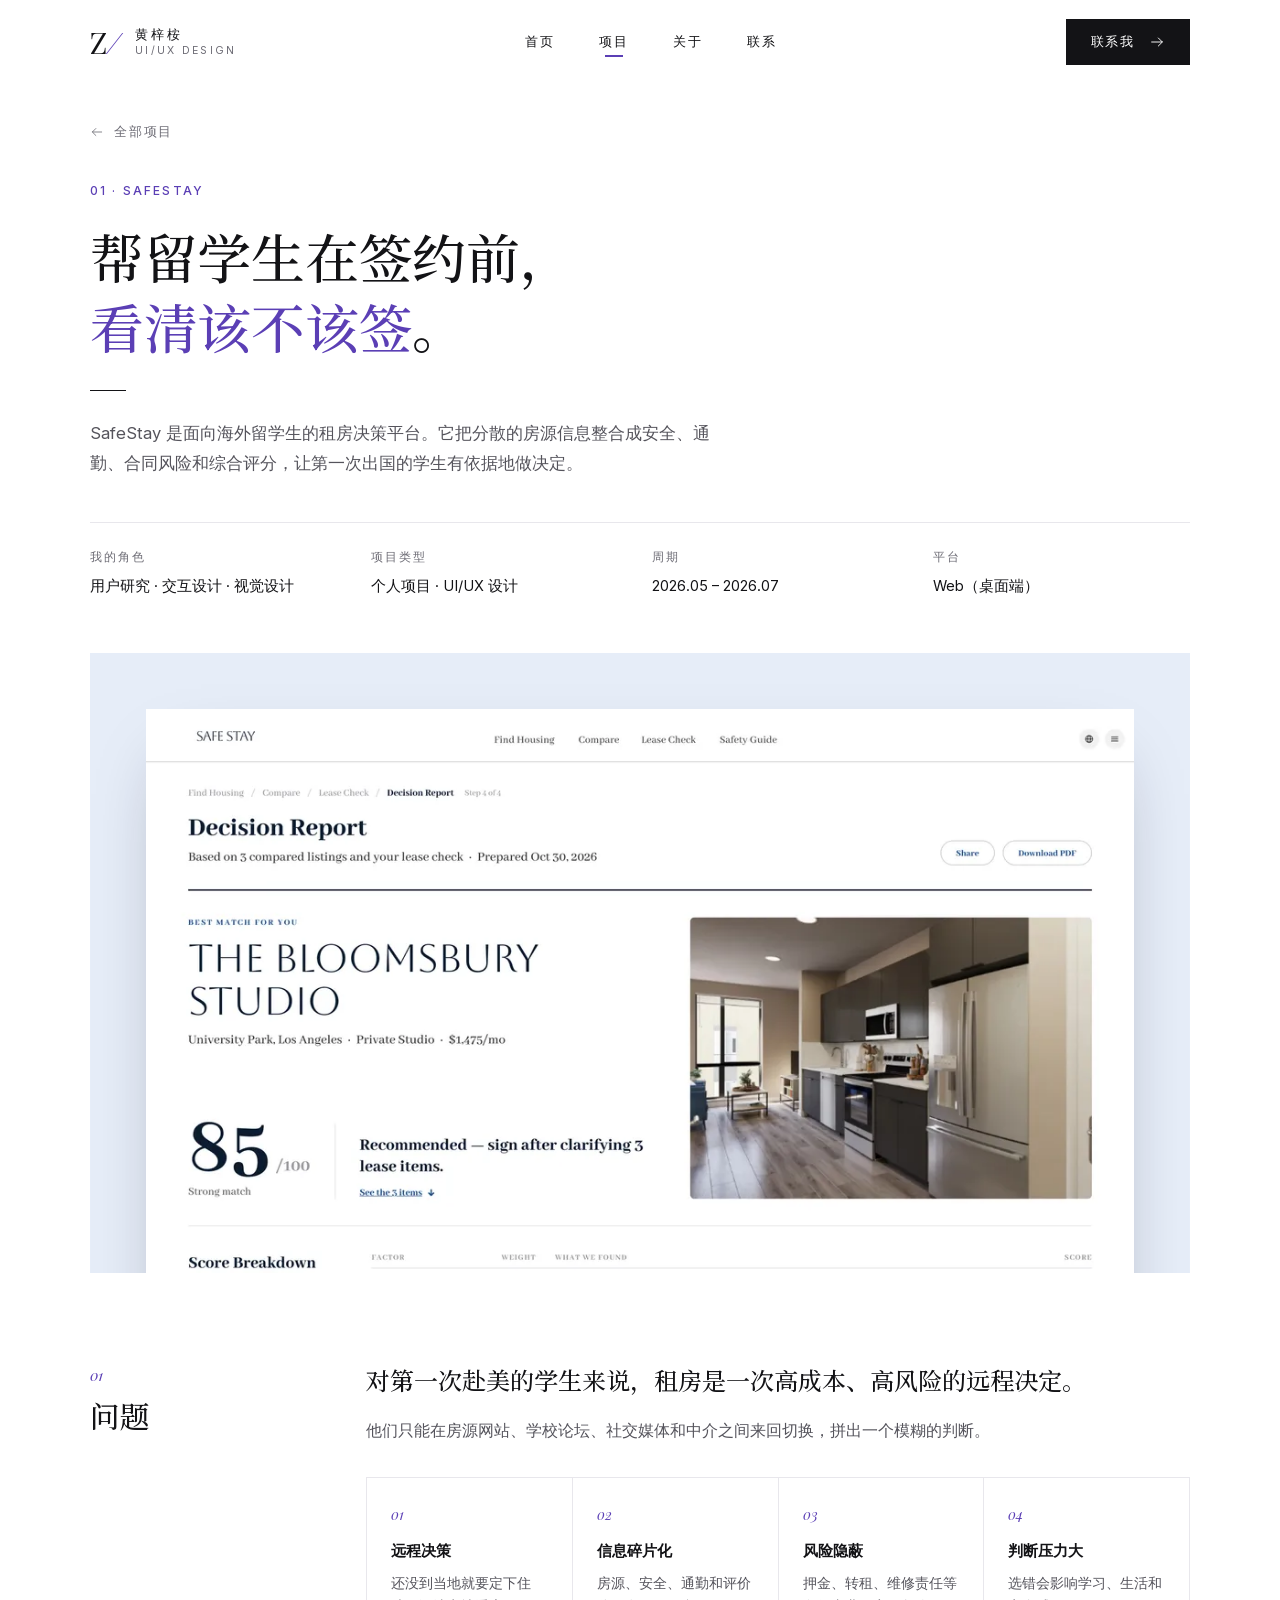
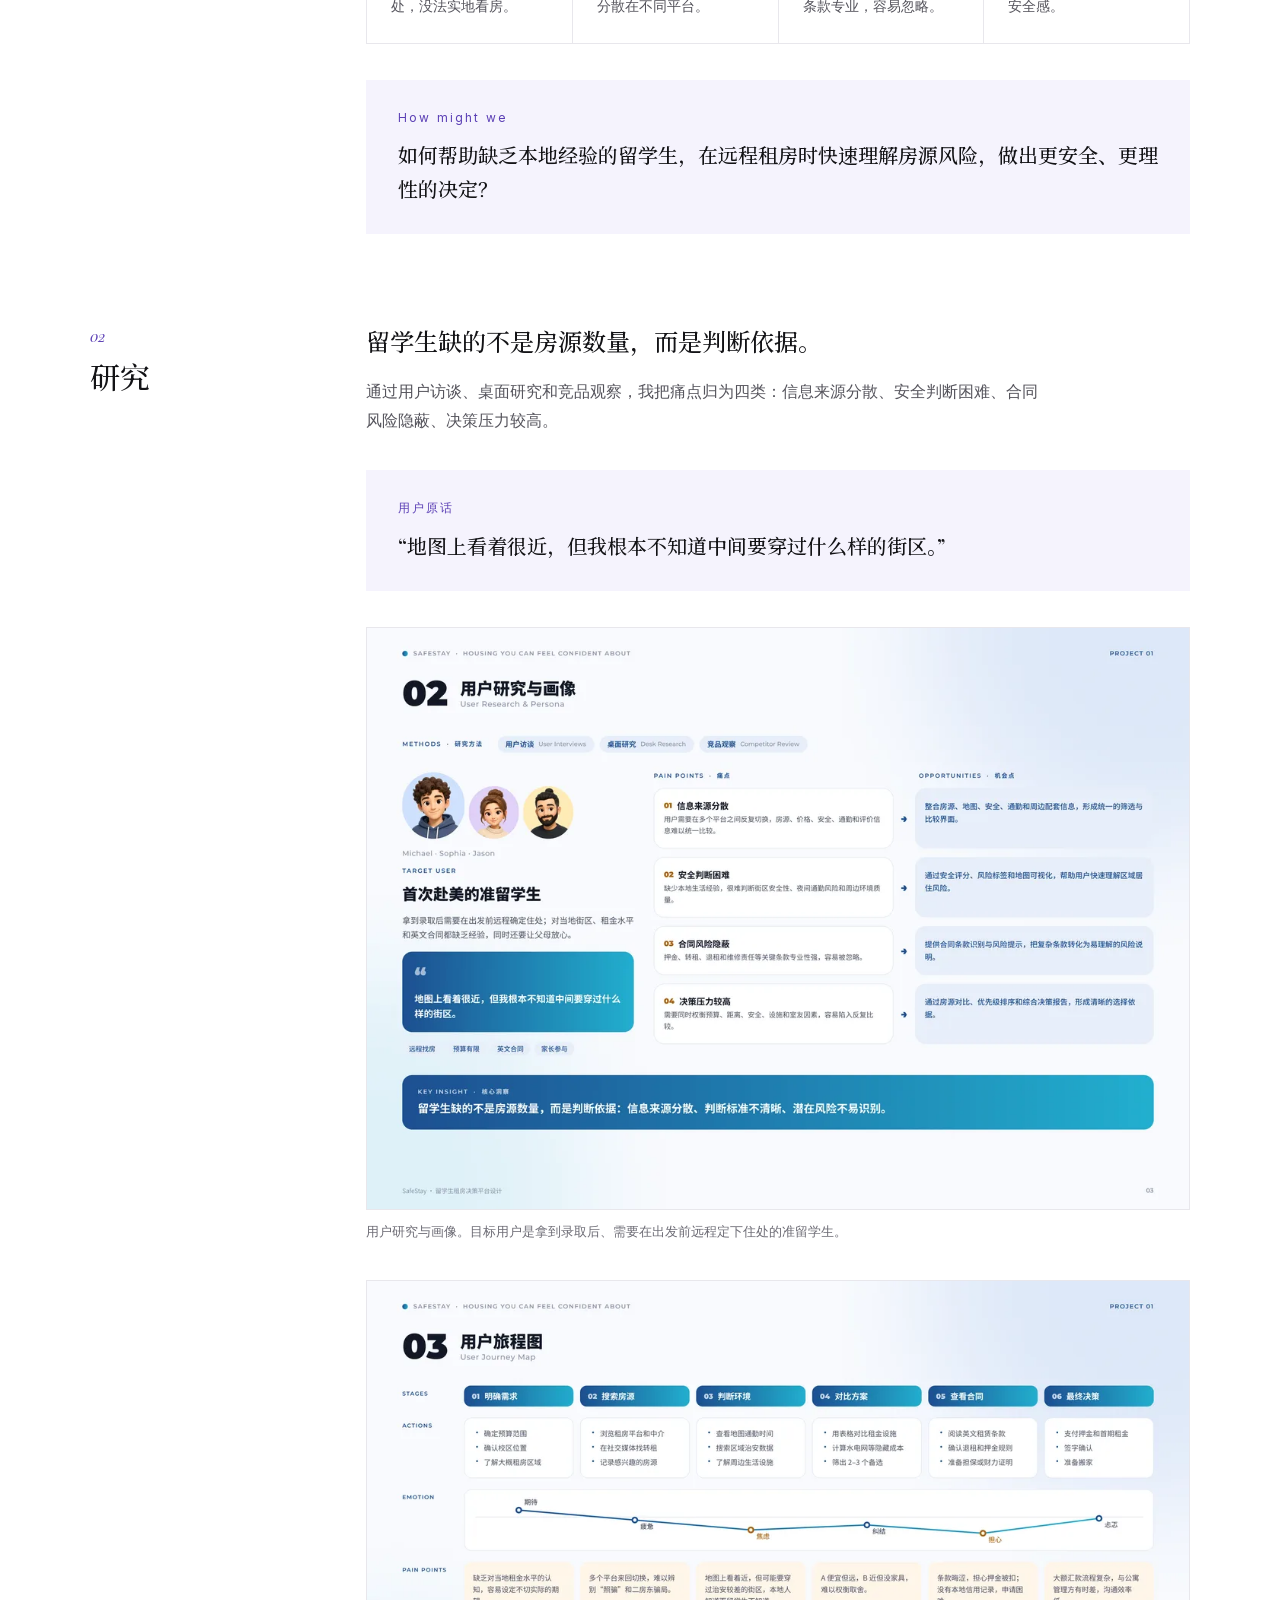
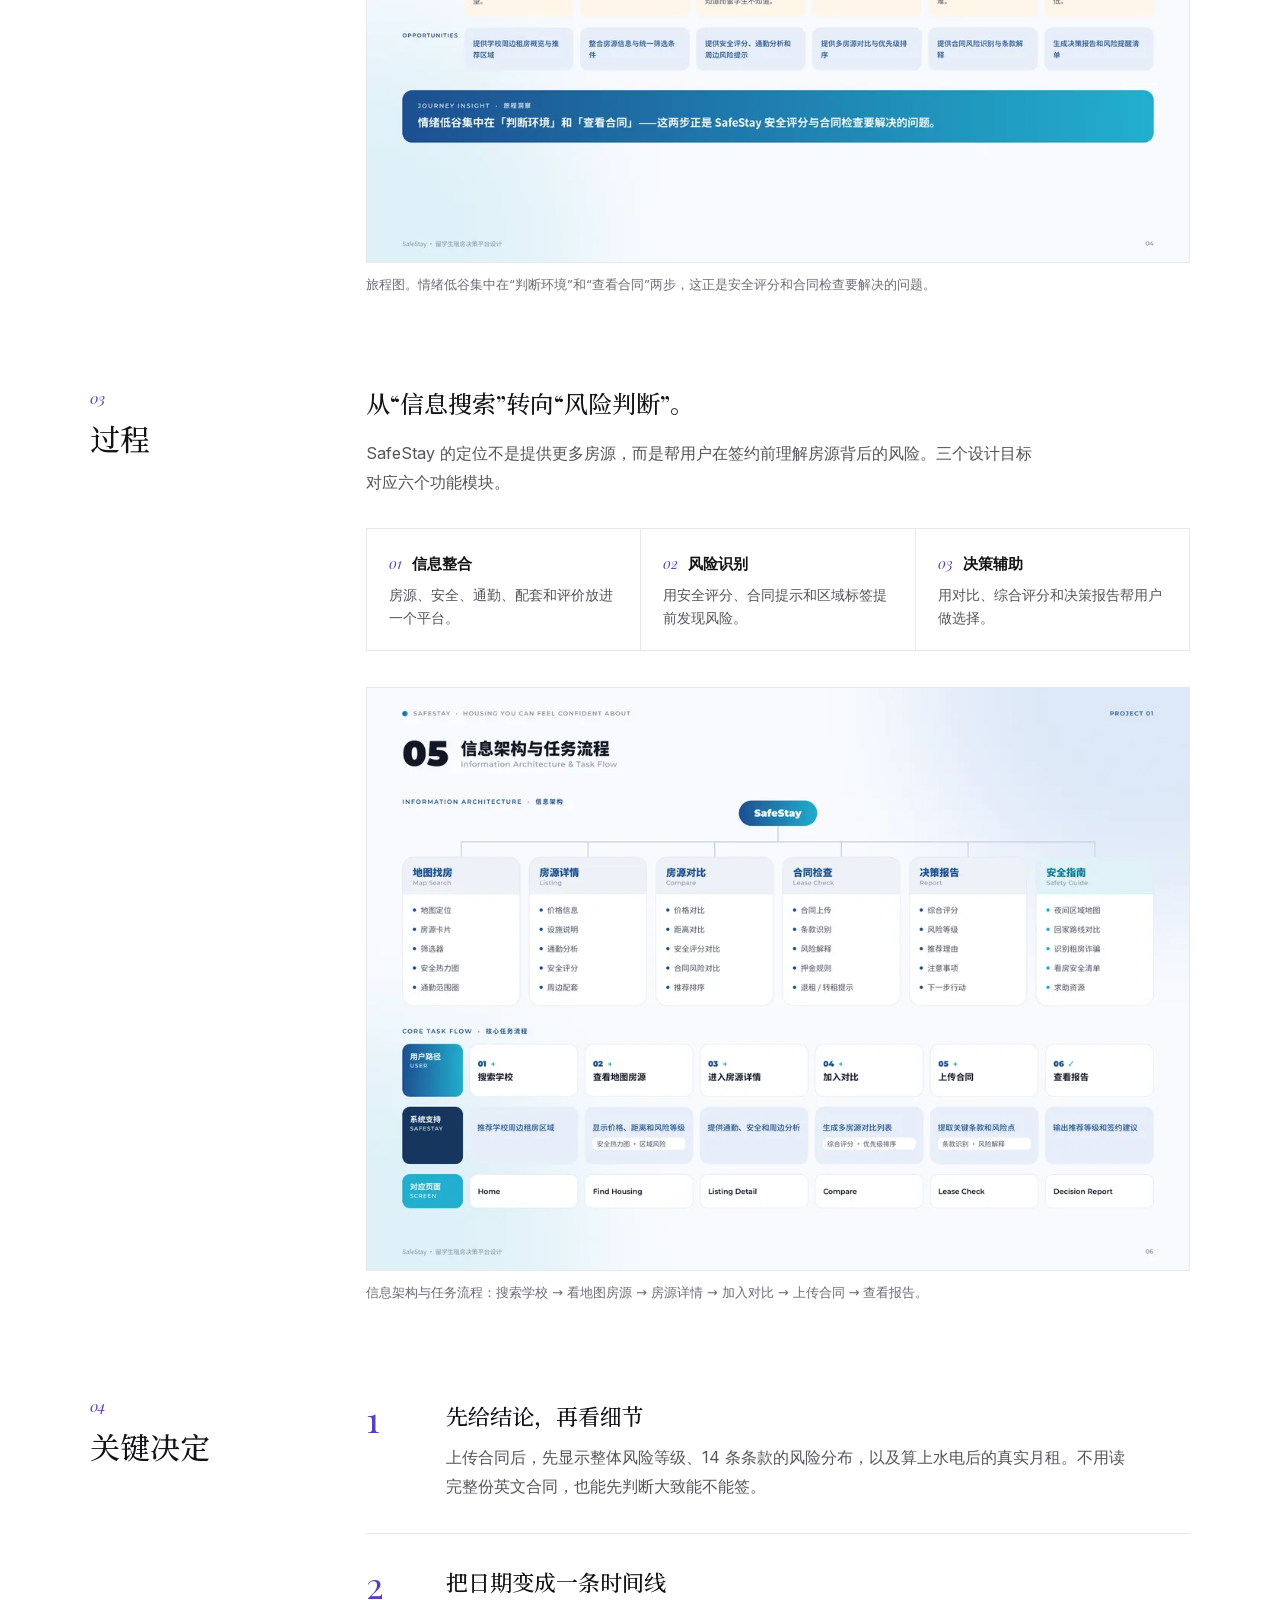
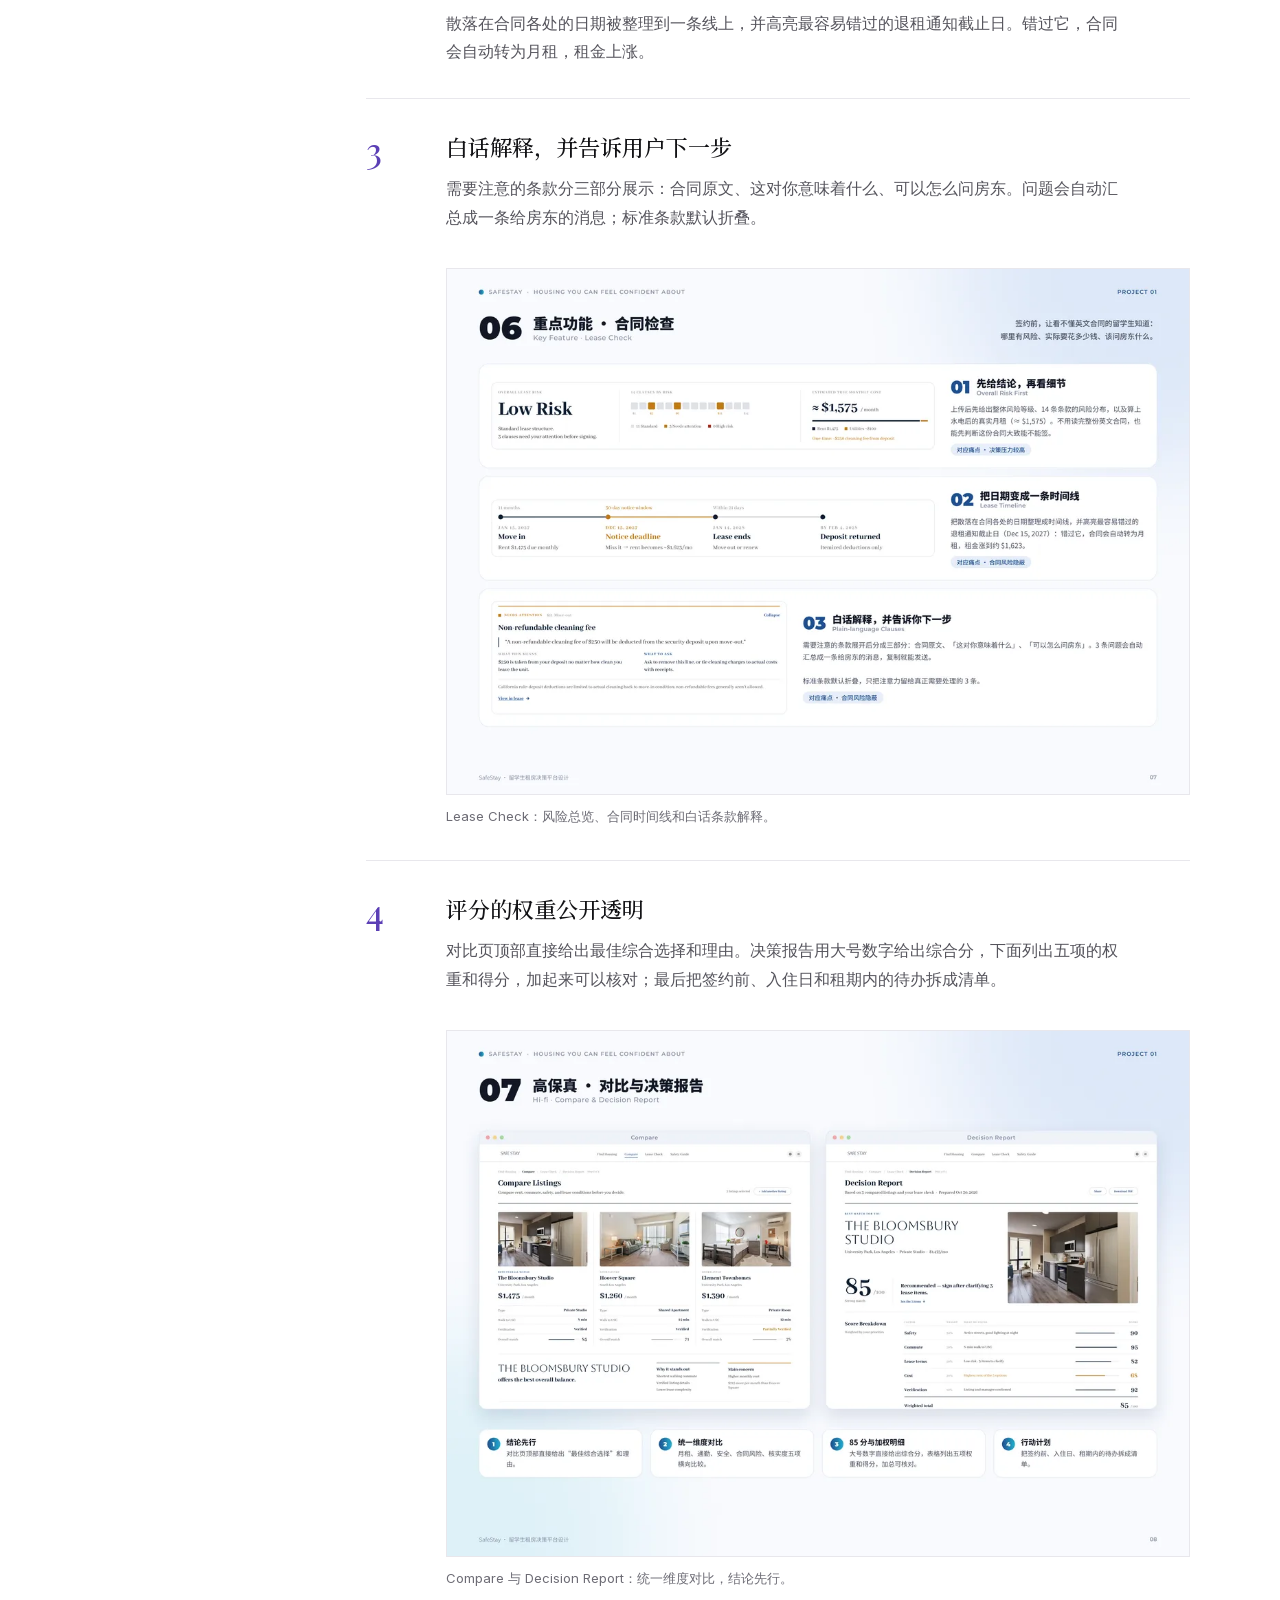
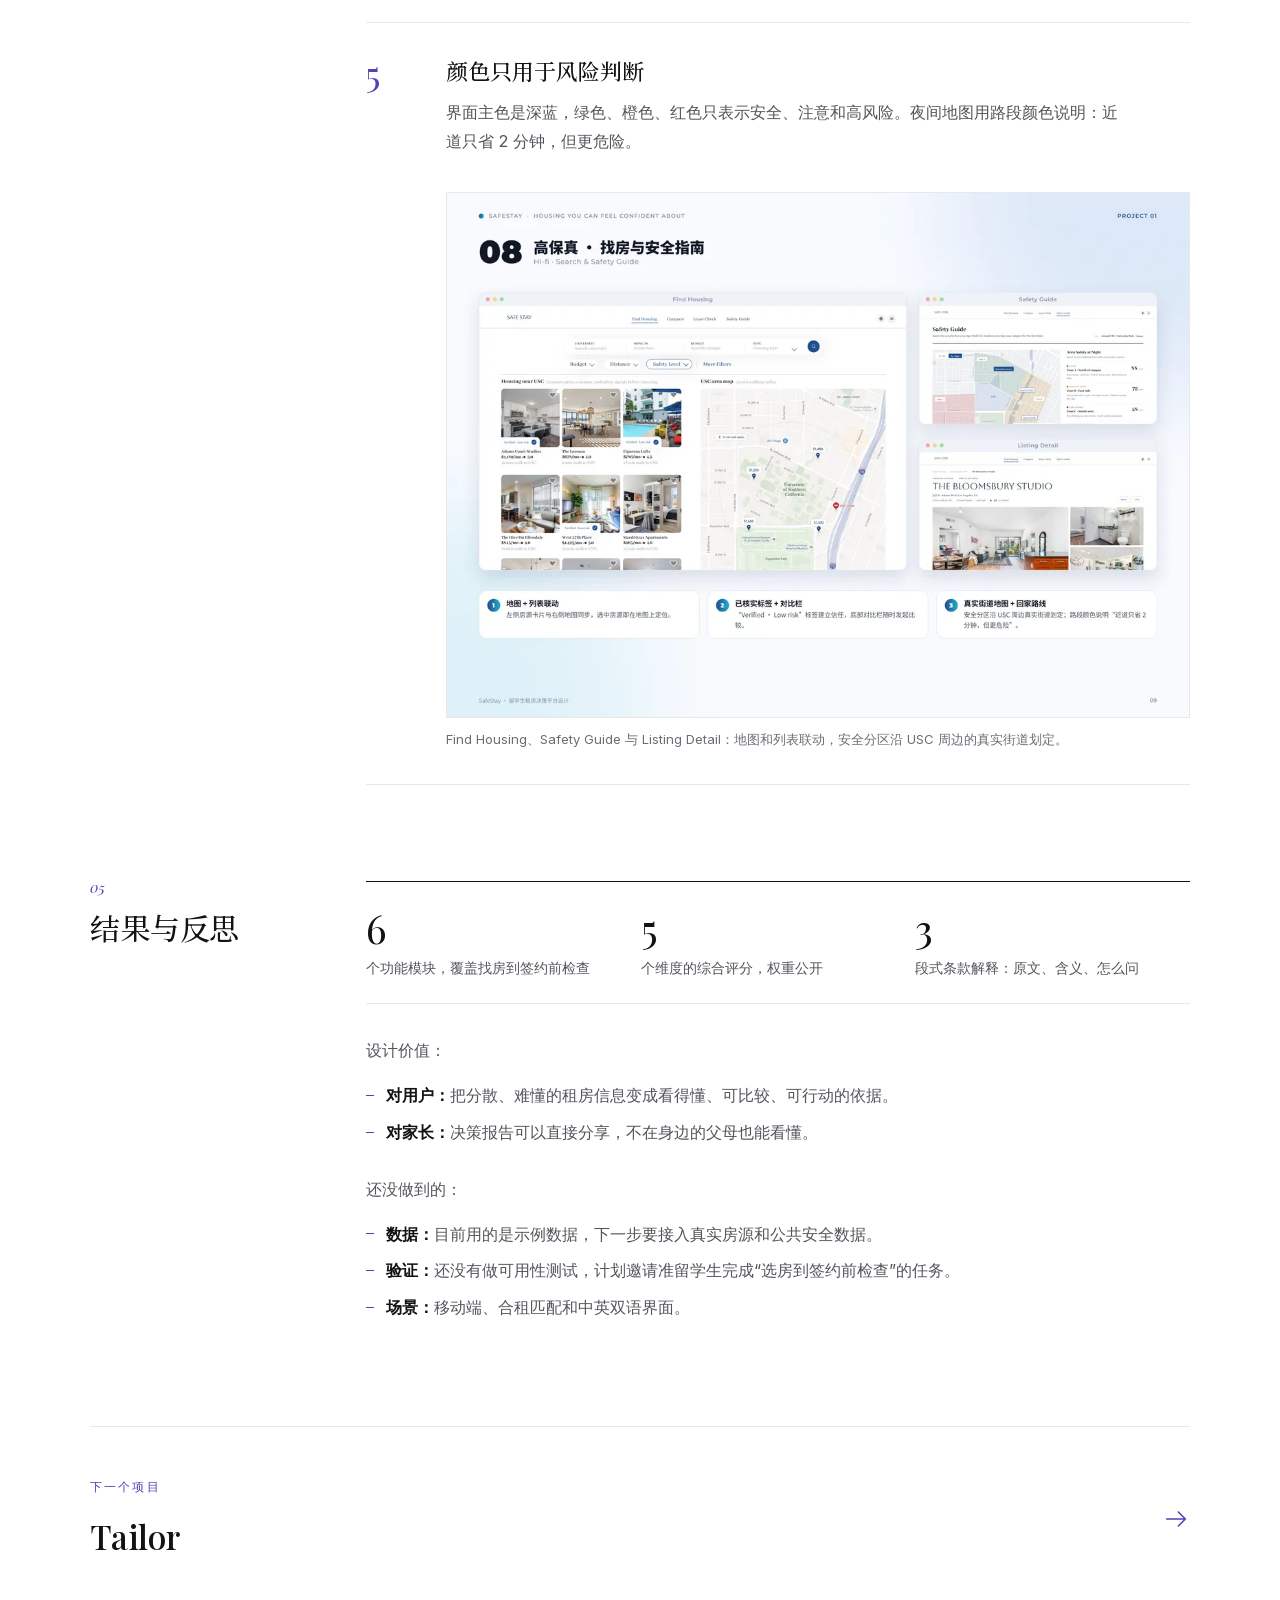
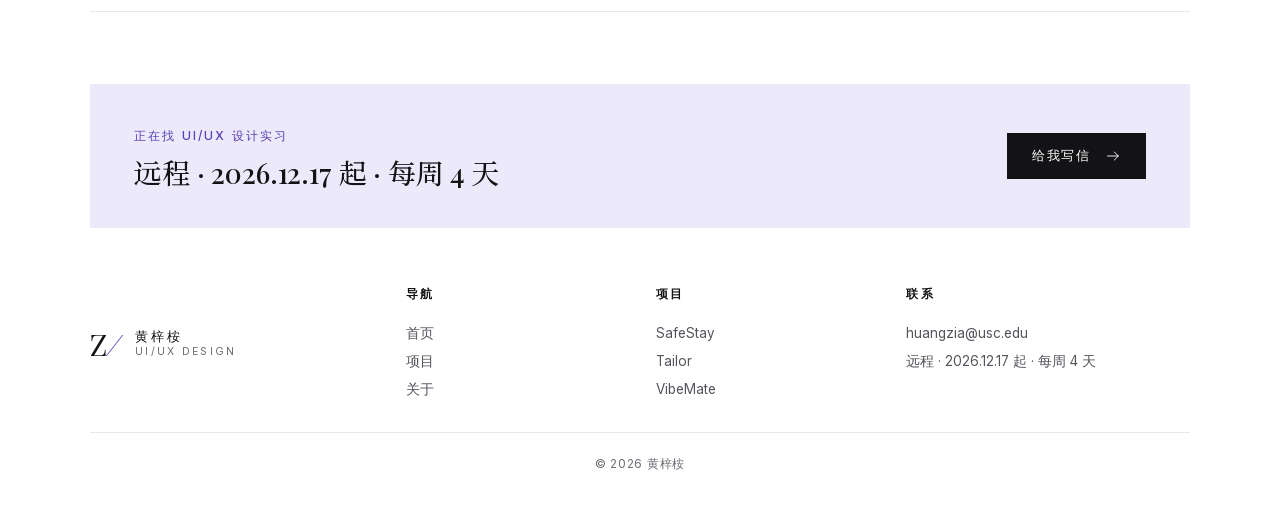
<file: work/safestay/index.html>
<!DOCTYPE html><!--AnGToF6jt2T9eLWChHB8x--><html lang="zh-CN" class="__variable_d8ebd1 __variable_86297e __variable_8d15a0"><head><meta charSet="utf-8"/><meta name="viewport" content="width=device-width, initial-scale=1"/><link rel="preload" as="image" imageSrcSet="/work/safestay/report-640.webp 640w, /work/safestay/report-1080.webp 1080w, /work/safestay/report-1600.webp 1600w, /work/safestay/report-2160.webp 2160w" imageSizes="(max-width: 980px) 100vw, 1000px"/><link rel="stylesheet" href="/_next/static/css/d542ae8ead5b2409.css" data-precedence="next"/><link rel="stylesheet" href="/_next/static/css/9423d06c42803878.css" data-precedence="next"/><link rel="stylesheet" href="/_next/static/css/76a7afa6bd616d4c.css" data-precedence="next"/><link rel="preload" as="script" fetchPriority="low" href="/_next/static/chunks/webpack-f5f7829b514c7183.js"/><script src="/_next/static/chunks/4bd1b696-c023c6e3521b1417.js" async=""></script><script src="/_next/static/chunks/255-0e5ac6cd71b0e266.js" async=""></script><script src="/_next/static/chunks/main-app-a3b58b154484319e.js" async=""></script><script src="/_next/static/chunks/850-dabb37ecdc66f2bd.js" async=""></script><script src="/_next/static/chunks/app/work/safestay/page-04648d83c7af722e.js" async=""></script><title>SafeStay · 留学生租房决策平台</title><meta name="description" content="UI/UX 设计作品集：Tailor、SafeStay 等项目的案例研究。"/><link rel="icon" href="/icon.svg?45b522719eb47ba4" type="image/svg+xml" sizes="any"/><script src="/_next/static/chunks/polyfills-42372ed130431b0a.js" noModule=""></script></head><body><div hidden=""><!--$--><!--/$--></div><nav class="nav wrap" aria-label="主导航"><a class="brand" aria-label="回到首页" href="/"><span class="mark">Z<i>/</i></span><span class="who"><b>黄梓桉</b><span>UI/UX Design</span></span></a><ul><li><a href="/">首页</a></li><li><a aria-current="page" href="/#work">项目</a></li><li><a href="/#about">关于</a></li><li><a href="/#contact">联系</a></li></ul><a class="btn" href="mailto:huangzia@usc.edu">联系我 <svg viewBox="0 0 24 24" aria-hidden="true" fill="none" stroke="currentColor" stroke-width="1.4" stroke-linecap="round" stroke-linejoin="round"><path d="M4 12h16M14 6l6 6-6 6"></path></svg></a></nav><main><header class="chero wrap"><a class="crumb" href="/#work"><svg viewBox="0 0 24 24" aria-hidden="true" fill="none" stroke="currentColor" stroke-width="1.4" stroke-linecap="round" stroke-linejoin="round"><path d="M4 12h16M14 6l6 6-6 6"></path></svg> 全部项目</a><div style="margin-top:28px"><span class="label">01 · SafeStay</span><h1 class="serif">帮留学生在签约前，<br/><span class="accent">看清该不该签</span>。</h1><div class="rule"></div><p class="sum">SafeStay 是面向海外留学生的租房决策平台。它把分散的房源信息整合成安全、通勤、合同风险和综合评分，让第一次出国的学生有依据地做决定。</p></div><dl class="meta"><div><dt>我的角色</dt><dd>用户研究 · 交互设计 · 视觉设计</dd></div><div><dt>项目类型</dt><dd>个人项目 · UI/UX 设计</dd></div><div><dt>周期</dt><dd>2026.05 – 2026.07</dd></div><div><dt>平台</dt><dd>Web（桌面端）</dd></div></dl><div class="cover clip" style="background:#e6edf8"><img alt="SafeStay 决策报告页：推荐房源、85 分综合评分和各维度拆解" width="1388" height="1800" decoding="async" data-nimg="1" style="color:transparent" sizes="(max-width: 980px) 100vw, 1000px" srcSet="/work/safestay/report-640.webp 640w, /work/safestay/report-1080.webp 1080w, /work/safestay/report-1600.webp 1600w, /work/safestay/report-2160.webp 2160w" src="/work/safestay/report-2160.webp"/></div></header><section class="block wrap"><header><span class="no">01</span><h2 class="serif">问题</h2></header><div><p class="lead">对第一次赴美的学生来说，租房是一次高成本、高风险的远程决定。</p><p>他们只能在房源网站、学校论坛、社交媒体和中介之间来回切换，拼出一个模糊的判断。</p><ul class="pains four"><li><i>01</i><b>远程决策</b><span>还没到当地就要定下住处，没法实地看房。</span></li><li><i>02</i><b>信息碎片化</b><span>房源、安全、通勤和评价分散在不同平台。</span></li><li><i>03</i><b>风险隐蔽</b><span>押金、转租、维修责任等条款专业，容易忽略。</span></li><li><i>04</i><b>判断压力大</b><span>选错会影响学习、生活和安全感。</span></li></ul><div class="quote"><small>How might we</small>如何帮助缺乏本地经验的留学生，在远程租房时快速理解房源风险，做出更安全、更理性的决定？</div></div></section><section class="block wrap"><header><span class="no">02</span><h2 class="serif">研究</h2></header><div><p class="lead">留学生缺的不是房源数量，而是判断依据。</p><p>通过用户访谈、桌面研究和竞品观察，我把痛点归为四类：信息来源分散、安全判断困难、合同风险隐蔽、决策压力较高。</p><div class="quote"><small>用户原话</small>“地图上看着很近，但我根本不知道中间要穿过什么样的街区。”</div><figure class="fig"><a href="/work/safestay/research.png" target="_blank" rel="noreferrer" aria-label="查看大图：用户研究与画像：研究方法、四类痛点和目标用户"><img alt="用户研究与画像：研究方法、四类痛点和目标用户" loading="lazy" width="1491" height="1055" decoding="async" data-nimg="1" style="color:transparent" sizes="(max-width: 980px) 100vw, 860px" srcSet="/work/safestay/research-640.webp 640w, /work/safestay/research-1080.webp 1080w, /work/safestay/research-1600.webp 1600w, /work/safestay/research-2160.webp 2160w" src="/work/safestay/research-2160.webp"/></a><figcaption>用户研究与画像。目标用户是拿到录取后、需要在出发前远程定下住处的准留学生。</figcaption></figure><figure class="fig"><a href="/work/safestay/journey.png" target="_blank" rel="noreferrer" aria-label="查看大图：用户旅程图：从明确需求到最终决策的六个阶段"><img alt="用户旅程图：从明确需求到最终决策的六个阶段" loading="lazy" width="1491" height="1055" decoding="async" data-nimg="1" style="color:transparent" sizes="(max-width: 980px) 100vw, 860px" srcSet="/work/safestay/journey-640.webp 640w, /work/safestay/journey-1080.webp 1080w, /work/safestay/journey-1600.webp 1600w, /work/safestay/journey-2160.webp 2160w" src="/work/safestay/journey-2160.webp"/></a><figcaption>旅程图。情绪低谷集中在“判断环境”和“查看合同”两步，这正是安全评分和合同检查要解决的问题。</figcaption></figure></div></section><section class="block wrap"><header><span class="no">03</span><h2 class="serif">过程</h2></header><div><p class="lead">从“信息搜索”转向“风险判断”。</p><p>SafeStay 的定位不是提供更多房源，而是帮用户在签约前理解房源背后的风险。三个设计目标对应六个功能模块。</p><ol class="steps"><li><i>01</i><b>信息整合</b><span>房源、安全、通勤、配套和评价放进一个平台。</span></li><li><i>02</i><b>风险识别</b><span>用安全评分、合同提示和区域标签提前发现风险。</span></li><li><i>03</i><b>决策辅助</b><span>用对比、综合评分和决策报告帮用户做选择。</span></li></ol><figure class="fig"><a href="/work/safestay/ia.png" target="_blank" rel="noreferrer" aria-label="查看大图：信息架构与核心任务流程"><img alt="信息架构与核心任务流程" loading="lazy" width="1491" height="1055" decoding="async" data-nimg="1" style="color:transparent" sizes="(max-width: 980px) 100vw, 860px" srcSet="/work/safestay/ia-640.webp 640w, /work/safestay/ia-1080.webp 1080w, /work/safestay/ia-1600.webp 1600w, /work/safestay/ia-2160.webp 2160w" src="/work/safestay/ia-2160.webp"/></a><figcaption>信息架构与任务流程：搜索学校 → 看地图房源 → 房源详情 → 加入对比 → 上传合同 → 查看报告。</figcaption></figure></div></section><section class="block wrap"><header><span class="no">04</span><h2 class="serif">关键决定</h2></header><div><ol class="decisions"><li><span class="n">1</span><div><h3>先给结论，再看细节</h3><p>上传合同后，先显示整体风险等级、14 条条款的风险分布，以及算上水电后的真实月租。不用读完整份英文合同，也能先判断大致能不能签。</p></div></li><li><span class="n">2</span><div><h3>把日期变成一条时间线</h3><p>散落在合同各处的日期被整理到一条线上，并高亮最容易错过的退租通知截止日。错过它，合同会自动转为月租，租金上涨。</p></div></li><li><span class="n">3</span><div><h3>白话解释，并告诉用户下一步</h3><p>需要注意的条款分三部分展示：合同原文、这对你意味着什么、可以怎么问房东。问题会自动汇总成一条给房东的消息；标准条款默认折叠。</p><figure class="fig"><a href="/work/safestay/lease-check.png" target="_blank" rel="noreferrer" aria-label="查看大图：重点功能：合同检查页面的三个设计点"><img alt="重点功能：合同检查页面的三个设计点" loading="lazy" width="1491" height="1055" decoding="async" data-nimg="1" style="color:transparent" sizes="(max-width: 980px) 100vw, 860px" srcSet="/work/safestay/lease-check-640.webp 640w, /work/safestay/lease-check-1080.webp 1080w, /work/safestay/lease-check-1600.webp 1600w, /work/safestay/lease-check-2160.webp 2160w" src="/work/safestay/lease-check-2160.webp"/></a><figcaption>Lease Check：风险总览、合同时间线和白话条款解释。</figcaption></figure></div></li><li><span class="n">4</span><div><h3>评分的权重公开透明</h3><p>对比页顶部直接给出最佳综合选择和理由。决策报告用大号数字给出综合分，下面列出五项的权重和得分，加起来可以核对；最后把签约前、入住日和租期内的待办拆成清单。</p><figure class="fig"><a href="/work/safestay/compare-report.png" target="_blank" rel="noreferrer" aria-label="查看大图：高保真页面：房源对比与决策报告"><img alt="高保真页面：房源对比与决策报告" loading="lazy" width="1491" height="1055" decoding="async" data-nimg="1" style="color:transparent" sizes="(max-width: 980px) 100vw, 860px" srcSet="/work/safestay/compare-report-640.webp 640w, /work/safestay/compare-report-1080.webp 1080w, /work/safestay/compare-report-1600.webp 1600w, /work/safestay/compare-report-2160.webp 2160w" src="/work/safestay/compare-report-2160.webp"/></a><figcaption>Compare 与 Decision Report：统一维度对比，结论先行。</figcaption></figure></div></li><li><span class="n">5</span><div><h3>颜色只用于风险判断</h3><p>界面主色是深蓝，绿色、橙色、红色只表示安全、注意和高风险。夜间地图用路段颜色说明：近道只省 2 分钟，但更危险。</p><figure class="fig"><a href="/work/safestay/search-safety.png" target="_blank" rel="noreferrer" aria-label="查看大图：高保真页面：地图找房、安全指南和房源详情"><img alt="高保真页面：地图找房、安全指南和房源详情" loading="lazy" width="1491" height="1055" decoding="async" data-nimg="1" style="color:transparent" sizes="(max-width: 980px) 100vw, 860px" srcSet="/work/safestay/search-safety-640.webp 640w, /work/safestay/search-safety-1080.webp 1080w, /work/safestay/search-safety-1600.webp 1600w, /work/safestay/search-safety-2160.webp 2160w" src="/work/safestay/search-safety-2160.webp"/></a><figcaption>Find Housing、Safety Guide 与 Listing Detail：地图和列表联动，安全分区沿 USC 周边的真实街道划定。</figcaption></figure></div></li></ol></div></section><section class="block wrap"><header><span class="no">05</span><h2 class="serif">结果与反思</h2></header><div><ul class="kpis"><li><b>6</b><span>个功能模块，覆盖找房到签约前检查</span></li><li><b>5</b><span>个维度的综合评分，权重公开</span></li><li><b>3</b><span>段式条款解释：原文、含义、怎么问</span></li></ul><p style="margin-top:32px">设计价值：</p><ul class="plain"><li><b>对用户：</b>把分散、难懂的租房信息变成看得懂、可比较、可行动的依据。</li><li><b>对家长：</b>决策报告可以直接分享，不在身边的父母也能看懂。</li></ul><p style="margin-top:28px">还没做到的：</p><ul class="plain"><li><b>数据：</b>目前用的是示例数据，下一步要接入真实房源和公共安全数据。</li><li><b>验证：</b>还没有做可用性测试，计划邀请准留学生完成“选房到签约前检查”的任务。</li><li><b>场景：</b>移动端、合租匹配和中英双语界面。</li></ul></div></section><div class="wrap"><a class="next" href="/work/tailor/"><div><span class="label">下一个项目</span><h2 class="serif">Tailor</h2></div><svg viewBox="0 0 24 24" aria-hidden="true" fill="none" stroke="currentColor" stroke-width="1.4" stroke-linecap="round" stroke-linejoin="round"><path d="M4 12h16M14 6l6 6-6 6"></path></svg></a></div></main><footer class="wrap" id="contact"><div class="band"><div><span class="label">正在找 UI/UX 设计实习</span><h2 class="serif">远程 · 2026.12.17 起 · 每周 4 天</h2></div><a class="btn" href="mailto:huangzia@usc.edu">给我写信 <svg viewBox="0 0 24 24" aria-hidden="true" fill="none" stroke="currentColor" stroke-width="1.4" stroke-linecap="round" stroke-linejoin="round"><path d="M4 12h16M14 6l6 6-6 6"></path></svg></a></div><div class="foot"><div class="brand"><span class="mark">Z<i>/</i></span><span class="who"><b>黄梓桉</b><span>UI/UX Design</span></span></div><div><h4>导航</h4><ul><li><a href="/">首页</a></li><li><a href="/#work">项目</a></li><li><a href="/#about">关于</a></li></ul></div><div><h4>项目</h4><ul><li><a href="/work/safestay/">SafeStay</a></li><li><a href="/work/tailor/">Tailor</a></li><li><a href="/work/vibemate/">VibeMate</a></li></ul></div><div><h4>联系</h4><ul><li><a href="mailto:huangzia@usc.edu">huangzia@usc.edu</a></li><li>远程 · 2026.12.17 起 · 每周 4 天</li></ul></div></div><p class="copy">© 2026 <!-- -->黄梓桉</p></footer><!--$--><!--/$--><script src="/_next/static/chunks/webpack-f5f7829b514c7183.js" id="_R_" async=""></script><script>(self.__next_f=self.__next_f||[]).push([0])</script><script>self.__next_f.push([1,"1:\"$Sreact.fragment\"\n2:I[9766,[],\"\"]\n3:I[8924,[],\"\"]\n4:I[2619,[\"850\",\"static/chunks/850-dabb37ecdc66f2bd.js\",\"999\",\"static/chunks/app/work/safestay/page-04648d83c7af722e.js\"],\"\"]\n10:I[7150,[],\"\"]\n:HL[\"/_next/static/css/d542ae8ead5b2409.css\",\"style\"]\n:HL[\"/_next/static/css/9423d06c42803878.css\",\"style\"]\n:HL[\"/_next/static/css/76a7afa6bd616d4c.css\",\"style\"]\n"])</script><script>self.__next_f.push([1,"0:{\"P\":null,\"b\":\"AnGToF6jt2T9eLWChHB8x\",\"p\":\"\",\"c\":[\"\",\"work\",\"safestay\",\"\"],\"i\":false,\"f\":[[[\"\",{\"children\":[\"work\",{\"children\":[\"safestay\",{\"children\":[\"__PAGE__\",{}]}]}]},\"$undefined\",\"$undefined\",true],[\"\",[\"$\",\"$1\",\"c\",{\"children\":[[[\"$\",\"link\",\"0\",{\"rel\":\"stylesheet\",\"href\":\"/_next/static/css/d542ae8ead5b2409.css\",\"precedence\":\"next\",\"crossOrigin\":\"$undefined\",\"nonce\":\"$undefined\"}],[\"$\",\"link\",\"1\",{\"rel\":\"stylesheet\",\"href\":\"/_next/static/css/9423d06c42803878.css\",\"precedence\":\"next\",\"crossOrigin\":\"$undefined\",\"nonce\":\"$undefined\"}],[\"$\",\"link\",\"2\",{\"rel\":\"stylesheet\",\"href\":\"/_next/static/css/76a7afa6bd616d4c.css\",\"precedence\":\"next\",\"crossOrigin\":\"$undefined\",\"nonce\":\"$undefined\"}]],[\"$\",\"html\",null,{\"lang\":\"zh-CN\",\"className\":\"__variable_d8ebd1 __variable_86297e __variable_8d15a0\",\"children\":[\"$\",\"body\",null,{\"children\":[\"$\",\"$L2\",null,{\"parallelRouterKey\":\"children\",\"error\":\"$undefined\",\"errorStyles\":\"$undefined\",\"errorScripts\":\"$undefined\",\"template\":[\"$\",\"$L3\",null,{}],\"templateStyles\":\"$undefined\",\"templateScripts\":\"$undefined\",\"notFound\":[[[\"$\",\"title\",null,{\"children\":\"404: This page could not be found.\"}],[\"$\",\"div\",null,{\"style\":{\"fontFamily\":\"system-ui,\\\"Segoe UI\\\",Roboto,Helvetica,Arial,sans-serif,\\\"Apple Color Emoji\\\",\\\"Segoe UI Emoji\\\"\",\"height\":\"100vh\",\"textAlign\":\"center\",\"display\":\"flex\",\"flexDirection\":\"column\",\"alignItems\":\"center\",\"justifyContent\":\"center\"},\"children\":[\"$\",\"div\",null,{\"children\":[[\"$\",\"style\",null,{\"dangerouslySetInnerHTML\":{\"__html\":\"body{color:#000;background:#fff;margin:0}.next-error-h1{border-right:1px solid rgba(0,0,0,.3)}@media (prefers-color-scheme:dark){body{color:#fff;background:#000}.next-error-h1{border-right:1px solid rgba(255,255,255,.3)}}\"}}],[\"$\",\"h1\",null,{\"className\":\"next-error-h1\",\"style\":{\"display\":\"inline-block\",\"margin\":\"0 20px 0 0\",\"padding\":\"0 23px 0 0\",\"fontSize\":24,\"fontWeight\":500,\"verticalAlign\":\"top\",\"lineHeight\":\"49px\"},\"children\":404}],[\"$\",\"div\",null,{\"style\":{\"display\":\"inline-block\"},\"children\":[\"$\",\"h2\",null,{\"style\":{\"fontSize\":14,\"fontWeight\":400,\"lineHeight\":\"49px\",\"margin\":0},\"children\":\"This page could not be found.\"}]}]]}]}]],[]],\"forbidden\":\"$undefined\",\"unauthorized\":\"$undefined\"}]}]}]]}],{\"children\":[\"work\",[\"$\",\"$1\",\"c\",{\"children\":[null,[\"$\",\"$L2\",null,{\"parallelRouterKey\":\"children\",\"error\":\"$undefined\",\"errorStyles\":\"$undefined\",\"errorScripts\":\"$undefined\",\"template\":[\"$\",\"$L3\",null,{}],\"templateStyles\":\"$undefined\",\"templateScripts\":\"$undefined\",\"notFound\":\"$undefined\",\"forbidden\":\"$undefined\",\"unauthorized\":\"$undefined\"}]]}],{\"children\":[\"safestay\",[\"$\",\"$1\",\"c\",{\"children\":[null,[\"$\",\"$L2\",null,{\"parallelRouterKey\":\"children\",\"error\":\"$undefined\",\"errorStyles\":\"$undefined\",\"errorScripts\":\"$undefined\",\"template\":[\"$\",\"$L3\",null,{}],\"templateStyles\":\"$undefined\",\"templateScripts\":\"$undefined\",\"notFound\":\"$undefined\",\"forbidden\":\"$undefined\",\"unauthorized\":\"$undefined\"}]]}],{\"children\":[\"__PAGE__\",[\"$\",\"$1\",\"c\",{\"children\":[[[\"$\",\"nav\",null,{\"className\":\"nav wrap\",\"aria-label\":\"主导航\",\"children\":[[\"$\",\"$L4\",null,{\"href\":\"/\",\"className\":\"brand\",\"aria-label\":\"回到首页\",\"children\":[[\"$\",\"span\",null,{\"className\":\"mark\",\"children\":[\"Z\",[\"$\",\"i\",null,{\"children\":\"/\"}]]}],[\"$\",\"span\",null,{\"className\":\"who\",\"children\":[[\"$\",\"b\",null,{\"children\":\"黄梓桉\"}],[\"$\",\"span\",null,{\"children\":\"UI/UX Design\"}]]}]]}],[\"$\",\"ul\",null,{\"children\":[[\"$\",\"li\",null,{\"children\":[\"$\",\"$L4\",null,{\"href\":\"/\",\"aria-current\":\"$undefined\",\"children\":\"首页\"}]}],[\"$\",\"li\",null,{\"children\":[\"$\",\"$L4\",null,{\"href\":\"/#work\",\"aria-current\":\"page\",\"children\":\"项目\"}]}],[\"$\",\"li\",null,{\"children\":[\"$\",\"$L4\",null,{\"href\":\"/#about\",\"children\":\"关于\"}]}],[\"$\",\"li\",null,{\"children\":[\"$\",\"$L4\",null,{\"href\":\"/#contact\",\"children\":\"联系\"}]}]]}],[\"$\",\"a\",null,{\"className\":\"btn\",\"href\":\"mailto:huangzia@usc.edu\",\"children\":[\"联系我 \",[\"$\",\"svg\",null,{\"viewBox\":\"0 0 24 24\",\"aria-hidden\":\"true\",\"fill\":\"none\",\"stroke\":\"currentColor\",\"strokeWidth\":1.4,\"strokeLinecap\":\"round\",\"strokeLinejoin\":\"round\",\"children\":[\"$\",\"path\",null,{\"d\":\"M4 12h16M14 6l6 6-6 6\"}]}]]}]]}],[\"$\",\"main\",null,{\"children\":[[\"$\",\"header\",null,{\"className\":\"chero wrap\",\"children\":[[\"$\",\"$L4\",null,{\"href\":\"/#work\",\"className\":\"crumb\",\"children\":[[\"$\",\"svg\",null,{\"viewBox\":\"0 0 24 24\",\"aria-hidden\":\"true\",\"fill\":\"none\",\"stroke\":\"currentColor\",\"strokeWidth\":1.4,\"strokeLinecap\":\"round\",\"strokeLinejoin\":\"round\",\"children\":[\"$\",\"path\",null,{\"d\":\"M4 12h16M14 6l6 6-6 6\"}]}],\" 全部项目\"]}],[\"$\",\"div\",null,{\"style\":{\"marginTop\":28},\"children\":[[\"$\",\"span\",null,{\"className\":\"label\",\"children\":\"01 · SafeStay\"}],[\"$\",\"h1\",null,{\"className\":\"serif\",\"children\":[\"帮留学生在签约前，\",[\"$\",\"br\",null,{}],[\"$\",\"span\",null,{\"className\":\"accent\",\"children\":\"看清该不该签\"}],\"。\"]}],[\"$\",\"div\",null,{\"className\":\"rule\"}],[\"$\",\"p\",null,{\"className\":\"sum\",\"children\":\"SafeStay 是面向海外留学生的租房决策平台。它把分散的房源信息整合成安全、通勤、合同风险和综合评分，让第一次出国的学生有依据地做决定。\"}]]}],[\"$\",\"dl\",null,{\"className\":\"meta\",\"children\":[[\"$\",\"div\",null,{\"children\":[[\"$\",\"dt\",null,{\"children\":\"我的角色\"}],[\"$\",\"dd\",null,{\"children\":\"用户研究 · 交互设计 · 视觉设计\"}]]}],[\"$\",\"div\",null,{\"children\":[[\"$\",\"dt\",null,{\"children\":\"项目类型\"}],[\"$\",\"dd\",null,{\"children\":\"个人项目 · UI/UX 设计\"}]]}],[\"$\",\"div\",null,{\"children\":[[\"$\",\"dt\",null,{\"children\":\"周期\"}],[\"$\",\"dd\",null,{\"children\":\"2026.05 – 2026.07\"}]]}],[\"$\",\"div\",null,{\"children\":[[\"$\",\"dt\",null,{\"children\":\"平台\"}],\"$L5\"]}]]}],\"$L6\"]}],\"$L7\",\"$L8\",\"$L9\",\"$La\",\"$Lb\",\"$Lc\"]}],\"$Ld\"],null,\"$Le\"]}],{},null,false]},null,false]},null,false]},null,false],\"$Lf\",false]],\"m\":\"$undefined\",\"G\":[\"$10\",[]],\"s\":false,\"S\":true}\n"])</script><script>self.__next_f.push([1,"11:I[1356,[\"850\",\"static/chunks/850-dabb37ecdc66f2bd.js\",\"999\",\"static/chunks/app/work/safestay/page-04648d83c7af722e.js\"],\"Image\"]\n12:I[4431,[],\"OutletBoundary\"]\n14:I[5278,[],\"AsyncMetadataOutlet\"]\n16:I[4431,[],\"ViewportBoundary\"]\n18:I[4431,[],\"MetadataBoundary\"]\n19:\"$Sreact.suspense\"\n5:[\"$\",\"dd\",null,{\"children\":\"Web（桌面端）\"}]\n6:[\"$\",\"div\",null,{\"className\":\"cover clip\",\"style\":{\"background\":\"#e6edf8\"},\"children\":[\"$\",\"$L11\",null,{\"src\":\"/work/safestay/report.png\",\"width\":1388,\"height\":1800,\"alt\":\"SafeStay 决策报告页：推荐房源、85 分综合评分和各维度拆解\",\"priority\":true,\"sizes\":\"(max-width: 980px) 100vw, 1000px\"}]}]\n"])</script><script>self.__next_f.push([1,"7:[\"$\",\"section\",null,{\"className\":\"block wrap\",\"children\":[[\"$\",\"header\",null,{\"children\":[[\"$\",\"span\",null,{\"className\":\"no\",\"children\":\"01\"}],[\"$\",\"h2\",null,{\"className\":\"serif\",\"children\":\"问题\"}]]}],[\"$\",\"div\",null,{\"children\":[[\"$\",\"p\",null,{\"className\":\"lead\",\"children\":\"对第一次赴美的学生来说，租房是一次高成本、高风险的远程决定。\"}],[\"$\",\"p\",null,{\"children\":\"他们只能在房源网站、学校论坛、社交媒体和中介之间来回切换，拼出一个模糊的判断。\"}],[\"$\",\"ul\",null,{\"className\":\"pains four\",\"children\":[[\"$\",\"li\",\"远程决策\",{\"children\":[[\"$\",\"i\",null,{\"children\":\"01\"}],[\"$\",\"b\",null,{\"children\":\"远程决策\"}],[\"$\",\"span\",null,{\"children\":\"还没到当地就要定下住处，没法实地看房。\"}]]}],[\"$\",\"li\",\"信息碎片化\",{\"children\":[[\"$\",\"i\",null,{\"children\":\"02\"}],[\"$\",\"b\",null,{\"children\":\"信息碎片化\"}],[\"$\",\"span\",null,{\"children\":\"房源、安全、通勤和评价分散在不同平台。\"}]]}],[\"$\",\"li\",\"风险隐蔽\",{\"children\":[[\"$\",\"i\",null,{\"children\":\"03\"}],[\"$\",\"b\",null,{\"children\":\"风险隐蔽\"}],[\"$\",\"span\",null,{\"children\":\"押金、转租、维修责任等条款专业，容易忽略。\"}]]}],[\"$\",\"li\",\"判断压力大\",{\"children\":[[\"$\",\"i\",null,{\"children\":\"04\"}],[\"$\",\"b\",null,{\"children\":\"判断压力大\"}],[\"$\",\"span\",null,{\"children\":\"选错会影响学习、生活和安全感。\"}]]}]]}],[\"$\",\"div\",null,{\"className\":\"quote\",\"children\":[[\"$\",\"small\",null,{\"children\":\"How might we\"}],\"如何帮助缺乏本地经验的留学生，在远程租房时快速理解房源风险，做出更安全、更理性的决定？\"]}]]}]]}]\n"])</script><script>self.__next_f.push([1,"8:[\"$\",\"section\",null,{\"className\":\"block wrap\",\"children\":[[\"$\",\"header\",null,{\"children\":[[\"$\",\"span\",null,{\"className\":\"no\",\"children\":\"02\"}],[\"$\",\"h2\",null,{\"className\":\"serif\",\"children\":\"研究\"}]]}],[\"$\",\"div\",null,{\"children\":[[\"$\",\"p\",null,{\"className\":\"lead\",\"children\":\"留学生缺的不是房源数量，而是判断依据。\"}],[\"$\",\"p\",null,{\"children\":\"通过用户访谈、桌面研究和竞品观察，我把痛点归为四类：信息来源分散、安全判断困难、合同风险隐蔽、决策压力较高。\"}],[\"$\",\"div\",null,{\"className\":\"quote\",\"children\":[[\"$\",\"small\",null,{\"children\":\"用户原话\"}],\"“地图上看着很近，但我根本不知道中间要穿过什么样的街区。”\"]}],[\"$\",\"figure\",null,{\"className\":\"fig\",\"children\":[[\"$\",\"a\",null,{\"href\":\"/work/safestay/research.png\",\"target\":\"_blank\",\"rel\":\"noreferrer\",\"aria-label\":\"查看大图：用户研究与画像：研究方法、四类痛点和目标用户\",\"children\":[\"$\",\"$L11\",null,{\"src\":\"/work/safestay/research.png\",\"width\":1491,\"height\":1055,\"alt\":\"用户研究与画像：研究方法、四类痛点和目标用户\",\"sizes\":\"(max-width: 980px) 100vw, 860px\"}]}],[\"$\",\"figcaption\",null,{\"children\":\"用户研究与画像。目标用户是拿到录取后、需要在出发前远程定下住处的准留学生。\"}]]}],[\"$\",\"figure\",null,{\"className\":\"fig\",\"children\":[[\"$\",\"a\",null,{\"href\":\"/work/safestay/journey.png\",\"target\":\"_blank\",\"rel\":\"noreferrer\",\"aria-label\":\"查看大图：用户旅程图：从明确需求到最终决策的六个阶段\",\"children\":[\"$\",\"$L11\",null,{\"src\":\"/work/safestay/journey.png\",\"width\":1491,\"height\":1055,\"alt\":\"用户旅程图：从明确需求到最终决策的六个阶段\",\"sizes\":\"(max-width: 980px) 100vw, 860px\"}]}],[\"$\",\"figcaption\",null,{\"children\":\"旅程图。情绪低谷集中在“判断环境”和“查看合同”两步，这正是安全评分和合同检查要解决的问题。\"}]]}]]}]]}]\n"])</script><script>self.__next_f.push([1,"9:[\"$\",\"section\",null,{\"className\":\"block wrap\",\"children\":[[\"$\",\"header\",null,{\"children\":[[\"$\",\"span\",null,{\"className\":\"no\",\"children\":\"03\"}],[\"$\",\"h2\",null,{\"className\":\"serif\",\"children\":\"过程\"}]]}],[\"$\",\"div\",null,{\"children\":[[\"$\",\"p\",null,{\"className\":\"lead\",\"children\":\"从“信息搜索”转向“风险判断”。\"}],[\"$\",\"p\",null,{\"children\":\"SafeStay 的定位不是提供更多房源，而是帮用户在签约前理解房源背后的风险。三个设计目标对应六个功能模块。\"}],[\"$\",\"ol\",null,{\"className\":\"steps\",\"children\":[[\"$\",\"li\",\"信息整合\",{\"children\":[[\"$\",\"i\",null,{\"children\":\"01\"}],[\"$\",\"b\",null,{\"children\":\"信息整合\"}],[\"$\",\"span\",null,{\"children\":\"房源、安全、通勤、配套和评价放进一个平台。\"}]]}],[\"$\",\"li\",\"风险识别\",{\"children\":[[\"$\",\"i\",null,{\"children\":\"02\"}],[\"$\",\"b\",null,{\"children\":\"风险识别\"}],[\"$\",\"span\",null,{\"children\":\"用安全评分、合同提示和区域标签提前发现风险。\"}]]}],[\"$\",\"li\",\"决策辅助\",{\"children\":[[\"$\",\"i\",null,{\"children\":\"03\"}],[\"$\",\"b\",null,{\"children\":\"决策辅助\"}],[\"$\",\"span\",null,{\"children\":\"用对比、综合评分和决策报告帮用户做选择。\"}]]}]]}],[\"$\",\"figure\",null,{\"className\":\"fig\",\"children\":[[\"$\",\"a\",null,{\"href\":\"/work/safestay/ia.png\",\"target\":\"_blank\",\"rel\":\"noreferrer\",\"aria-label\":\"查看大图：信息架构与核心任务流程\",\"children\":[\"$\",\"$L11\",null,{\"src\":\"/work/safestay/ia.png\",\"width\":1491,\"height\":1055,\"alt\":\"信息架构与核心任务流程\",\"sizes\":\"(max-width: 980px) 100vw, 860px\"}]}],[\"$\",\"figcaption\",null,{\"children\":\"信息架构与任务流程：搜索学校 → 看地图房源 → 房源详情 → 加入对比 → 上传合同 → 查看报告。\"}]]}]]}]]}]\n"])</script><script>self.__next_f.push([1,"a:[\"$\",\"section\",null,{\"className\":\"block wrap\",\"children\":[[\"$\",\"header\",null,{\"children\":[[\"$\",\"span\",null,{\"className\":\"no\",\"children\":\"04\"}],[\"$\",\"h2\",null,{\"className\":\"serif\",\"children\":\"关键决定\"}]]}],[\"$\",\"div\",null,{\"children\":[\"$\",\"ol\",null,{\"className\":\"decisions\",\"children\":[[\"$\",\"li\",null,{\"children\":[[\"$\",\"span\",null,{\"className\":\"n\",\"children\":\"1\"}],[\"$\",\"div\",null,{\"children\":[[\"$\",\"h3\",null,{\"children\":\"先给结论，再看细节\"}],[\"$\",\"p\",null,{\"children\":\"上传合同后，先显示整体风险等级、14 条条款的风险分布，以及算上水电后的真实月租。不用读完整份英文合同，也能先判断大致能不能签。\"}]]}]]}],[\"$\",\"li\",null,{\"children\":[[\"$\",\"span\",null,{\"className\":\"n\",\"children\":\"2\"}],[\"$\",\"div\",null,{\"children\":[[\"$\",\"h3\",null,{\"children\":\"把日期变成一条时间线\"}],[\"$\",\"p\",null,{\"children\":\"散落在合同各处的日期被整理到一条线上，并高亮最容易错过的退租通知截止日。错过它，合同会自动转为月租，租金上涨。\"}]]}]]}],[\"$\",\"li\",null,{\"children\":[[\"$\",\"span\",null,{\"className\":\"n\",\"children\":\"3\"}],[\"$\",\"div\",null,{\"children\":[[\"$\",\"h3\",null,{\"children\":\"白话解释，并告诉用户下一步\"}],[\"$\",\"p\",null,{\"children\":\"需要注意的条款分三部分展示：合同原文、这对你意味着什么、可以怎么问房东。问题会自动汇总成一条给房东的消息；标准条款默认折叠。\"}],[\"$\",\"figure\",null,{\"className\":\"fig\",\"children\":[[\"$\",\"a\",null,{\"href\":\"/work/safestay/lease-check.png\",\"target\":\"_blank\",\"rel\":\"noreferrer\",\"aria-label\":\"查看大图：重点功能：合同检查页面的三个设计点\",\"children\":[\"$\",\"$L11\",null,{\"src\":\"/work/safestay/lease-check.png\",\"width\":1491,\"height\":1055,\"alt\":\"重点功能：合同检查页面的三个设计点\",\"sizes\":\"(max-width: 980px) 100vw, 860px\"}]}],[\"$\",\"figcaption\",null,{\"children\":\"Lease Check：风险总览、合同时间线和白话条款解释。\"}]]}]]}]]}],[\"$\",\"li\",null,{\"children\":[[\"$\",\"span\",null,{\"className\":\"n\",\"children\":\"4\"}],[\"$\",\"div\",null,{\"children\":[[\"$\",\"h3\",null,{\"children\":\"评分的权重公开透明\"}],[\"$\",\"p\",null,{\"children\":\"对比页顶部直接给出最佳综合选择和理由。决策报告用大号数字给出综合分，下面列出五项的权重和得分，加起来可以核对；最后把签约前、入住日和租期内的待办拆成清单。\"}],[\"$\",\"figure\",null,{\"className\":\"fig\",\"children\":[[\"$\",\"a\",null,{\"href\":\"/work/safestay/compare-report.png\",\"target\":\"_blank\",\"rel\":\"noreferrer\",\"aria-label\":\"查看大图：高保真页面：房源对比与决策报告\",\"children\":[\"$\",\"$L11\",null,{\"src\":\"/work/safestay/compare-report.png\",\"width\":1491,\"height\":1055,\"alt\":\"高保真页面：房源对比与决策报告\",\"sizes\":\"(max-width: 980px) 100vw, 860px\"}]}],[\"$\",\"figcaption\",null,{\"children\":\"Compare 与 Decision Report：统一维度对比，结论先行。\"}]]}]]}]]}],[\"$\",\"li\",null,{\"children\":[[\"$\",\"span\",null,{\"className\":\"n\",\"children\":\"5\"}],[\"$\",\"div\",null,{\"children\":[[\"$\",\"h3\",null,{\"children\":\"颜色只用于风险判断\"}],[\"$\",\"p\",null,{\"children\":\"界面主色是深蓝，绿色、橙色、红色只表示安全、注意和高风险。夜间地图用路段颜色说明：近道只省 2 分钟，但更危险。\"}],[\"$\",\"figure\",null,{\"className\":\"fig\",\"children\":[[\"$\",\"a\",null,{\"href\":\"/work/safestay/search-safety.png\",\"target\":\"_blank\",\"rel\":\"noreferrer\",\"aria-label\":\"查看大图：高保真页面：地图找房、安全指南和房源详情\",\"children\":[\"$\",\"$L11\",null,{\"src\":\"/work/safestay/search-safety.png\",\"width\":1491,\"height\":1055,\"alt\":\"高保真页面：地图找房、安全指南和房源详情\",\"sizes\":\"(max-width: 980px) 100vw, 860px\"}]}],[\"$\",\"figcaption\",null,{\"children\":\"Find Housing、Safety Guide 与 Listing Detail：地图和列表联动，安全分区沿 USC 周边的真实街道划定。\"}]]}]]}]]}]]}]}]]}]\n"])</script><script>self.__next_f.push([1,"b:[\"$\",\"section\",null,{\"className\":\"block wrap\",\"children\":[[\"$\",\"header\",null,{\"children\":[[\"$\",\"span\",null,{\"className\":\"no\",\"children\":\"05\"}],[\"$\",\"h2\",null,{\"className\":\"serif\",\"children\":\"结果与反思\"}]]}],[\"$\",\"div\",null,{\"children\":[[\"$\",\"ul\",null,{\"className\":\"kpis\",\"children\":[[\"$\",\"li\",null,{\"children\":[[\"$\",\"b\",null,{\"children\":\"6\"}],[\"$\",\"span\",null,{\"children\":\"个功能模块，覆盖找房到签约前检查\"}]]}],[\"$\",\"li\",null,{\"children\":[[\"$\",\"b\",null,{\"children\":\"5\"}],[\"$\",\"span\",null,{\"children\":\"个维度的综合评分，权重公开\"}]]}],[\"$\",\"li\",null,{\"children\":[[\"$\",\"b\",null,{\"children\":\"3\"}],[\"$\",\"span\",null,{\"children\":\"段式条款解释：原文、含义、怎么问\"}]]}]]}],[\"$\",\"p\",null,{\"style\":{\"marginTop\":32},\"children\":\"设计价值：\"}],[\"$\",\"ul\",null,{\"className\":\"plain\",\"children\":[[\"$\",\"li\",null,{\"children\":[[\"$\",\"b\",null,{\"children\":\"对用户：\"}],\"把分散、难懂的租房信息变成看得懂、可比较、可行动的依据。\"]}],[\"$\",\"li\",null,{\"children\":[[\"$\",\"b\",null,{\"children\":\"对家长：\"}],\"决策报告可以直接分享，不在身边的父母也能看懂。\"]}]]}],[\"$\",\"p\",null,{\"style\":{\"marginTop\":28},\"children\":\"还没做到的：\"}],[\"$\",\"ul\",null,{\"className\":\"plain\",\"children\":[[\"$\",\"li\",null,{\"children\":[[\"$\",\"b\",null,{\"children\":\"数据：\"}],\"目前用的是示例数据，下一步要接入真实房源和公共安全数据。\"]}],[\"$\",\"li\",null,{\"children\":[[\"$\",\"b\",null,{\"children\":\"验证：\"}],\"还没有做可用性测试，计划邀请准留学生完成“选房到签约前检查”的任务。\"]}],[\"$\",\"li\",null,{\"children\":[[\"$\",\"b\",null,{\"children\":\"场景：\"}],\"移动端、合租匹配和中英双语界面。\"]}]]}]]}]]}]\n"])</script><script>self.__next_f.push([1,"c:[\"$\",\"div\",null,{\"className\":\"wrap\",\"children\":[\"$\",\"$L4\",null,{\"className\":\"next\",\"href\":\"/work/tailor\",\"children\":[[\"$\",\"div\",null,{\"children\":[[\"$\",\"span\",null,{\"className\":\"label\",\"children\":\"下一个项目\"}],[\"$\",\"h2\",null,{\"className\":\"serif\",\"children\":\"Tailor\"}]]}],[\"$\",\"svg\",null,{\"viewBox\":\"0 0 24 24\",\"aria-hidden\":\"true\",\"fill\":\"none\",\"stroke\":\"currentColor\",\"strokeWidth\":1.4,\"strokeLinecap\":\"round\",\"strokeLinejoin\":\"round\",\"children\":[\"$\",\"path\",null,{\"d\":\"M4 12h16M14 6l6 6-6 6\"}]}]]}]}]\n"])</script><script>self.__next_f.push([1,"d:[\"$\",\"footer\",null,{\"className\":\"wrap\",\"id\":\"contact\",\"children\":[[\"$\",\"div\",null,{\"className\":\"band\",\"children\":[[\"$\",\"div\",null,{\"children\":[[\"$\",\"span\",null,{\"className\":\"label\",\"children\":\"正在找 UI/UX 设计实习\"}],[\"$\",\"h2\",null,{\"className\":\"serif\",\"children\":\"远程 · 2026.12.17 起 · 每周 4 天\"}]]}],[\"$\",\"a\",null,{\"className\":\"btn\",\"href\":\"mailto:huangzia@usc.edu\",\"children\":[\"给我写信 \",[\"$\",\"svg\",null,{\"viewBox\":\"0 0 24 24\",\"aria-hidden\":\"true\",\"fill\":\"none\",\"stroke\":\"currentColor\",\"strokeWidth\":1.4,\"strokeLinecap\":\"round\",\"strokeLinejoin\":\"round\",\"children\":[\"$\",\"path\",null,{\"d\":\"M4 12h16M14 6l6 6-6 6\"}]}]]}]]}],[\"$\",\"div\",null,{\"className\":\"foot\",\"children\":[[\"$\",\"div\",null,{\"className\":\"brand\",\"children\":[[\"$\",\"span\",null,{\"className\":\"mark\",\"children\":[\"Z\",[\"$\",\"i\",null,{\"children\":\"/\"}]]}],[\"$\",\"span\",null,{\"className\":\"who\",\"children\":[[\"$\",\"b\",null,{\"children\":\"黄梓桉\"}],[\"$\",\"span\",null,{\"children\":\"UI/UX Design\"}]]}]]}],[\"$\",\"div\",null,{\"children\":[[\"$\",\"h4\",null,{\"children\":\"导航\"}],[\"$\",\"ul\",null,{\"children\":[[\"$\",\"li\",null,{\"children\":[\"$\",\"$L4\",null,{\"href\":\"/\",\"children\":\"首页\"}]}],[\"$\",\"li\",null,{\"children\":[\"$\",\"$L4\",null,{\"href\":\"/#work\",\"children\":\"项目\"}]}],[\"$\",\"li\",null,{\"children\":[\"$\",\"$L4\",null,{\"href\":\"/#about\",\"children\":\"关于\"}]}]]}]]}],[\"$\",\"div\",null,{\"children\":[[\"$\",\"h4\",null,{\"children\":\"项目\"}],[\"$\",\"ul\",null,{\"children\":[[\"$\",\"li\",\"safestay\",{\"children\":[\"$\",\"$L4\",null,{\"href\":\"/work/safestay\",\"children\":\"SafeStay\"}]}],[\"$\",\"li\",\"tailor\",{\"children\":[\"$\",\"$L4\",null,{\"href\":\"/work/tailor\",\"children\":\"Tailor\"}]}],[\"$\",\"li\",\"vibemate\",{\"children\":[\"$\",\"$L4\",null,{\"href\":\"/work/vibemate\",\"children\":\"VibeMate\"}]}]]}]]}],[\"$\",\"div\",null,{\"children\":[[\"$\",\"h4\",null,{\"children\":\"联系\"}],[\"$\",\"ul\",null,{\"children\":[[\"$\",\"li\",null,{\"children\":[\"$\",\"a\",null,{\"href\":\"mailto:huangzia@usc.edu\",\"children\":\"huangzia@usc.edu\"}]}],[\"$\",\"li\",null,{\"children\":\"远程 · 2026.12.17 起 · 每周 4 天\"}],[]]}]]}]]}],[\"$\",\"p\",null,{\"className\":\"copy\",\"children\":[\"© 2026 \",\"黄梓桉\"]}]]}]\n"])</script><script>self.__next_f.push([1,"e:[\"$\",\"$L12\",null,{\"children\":[\"$L13\",[\"$\",\"$L14\",null,{\"promise\":\"$@15\"}]]}]\nf:[\"$\",\"$1\",\"h\",{\"children\":[null,[[\"$\",\"$L16\",null,{\"children\":\"$L17\"}],null],[\"$\",\"$L18\",null,{\"children\":[\"$\",\"div\",null,{\"hidden\":true,\"children\":[\"$\",\"$19\",null,{\"fallback\":null,\"children\":\"$L1a\"}]}]}]]}]\n"])</script><script>self.__next_f.push([1,"17:[[\"$\",\"meta\",\"0\",{\"charSet\":\"utf-8\"}],[\"$\",\"meta\",\"1\",{\"name\":\"viewport\",\"content\":\"width=device-width, initial-scale=1\"}]]\n13:null\n"])</script><script>self.__next_f.push([1,"1b:I[622,[],\"IconMark\"]\n15:{\"metadata\":[[\"$\",\"title\",\"0\",{\"children\":\"SafeStay · 留学生租房决策平台\"}],[\"$\",\"meta\",\"1\",{\"name\":\"description\",\"content\":\"UI/UX 设计作品集：Tailor、SafeStay 等项目的案例研究。\"}],[\"$\",\"link\",\"2\",{\"rel\":\"icon\",\"href\":\"/icon.svg?45b522719eb47ba4\",\"type\":\"image/svg+xml\",\"sizes\":\"any\"}],[\"$\",\"$L1b\",\"3\",{}]],\"error\":null,\"digest\":\"$undefined\"}\n"])</script><script>self.__next_f.push([1,"1a:\"$15:metadata\"\n"])</script></body></html>
</file>
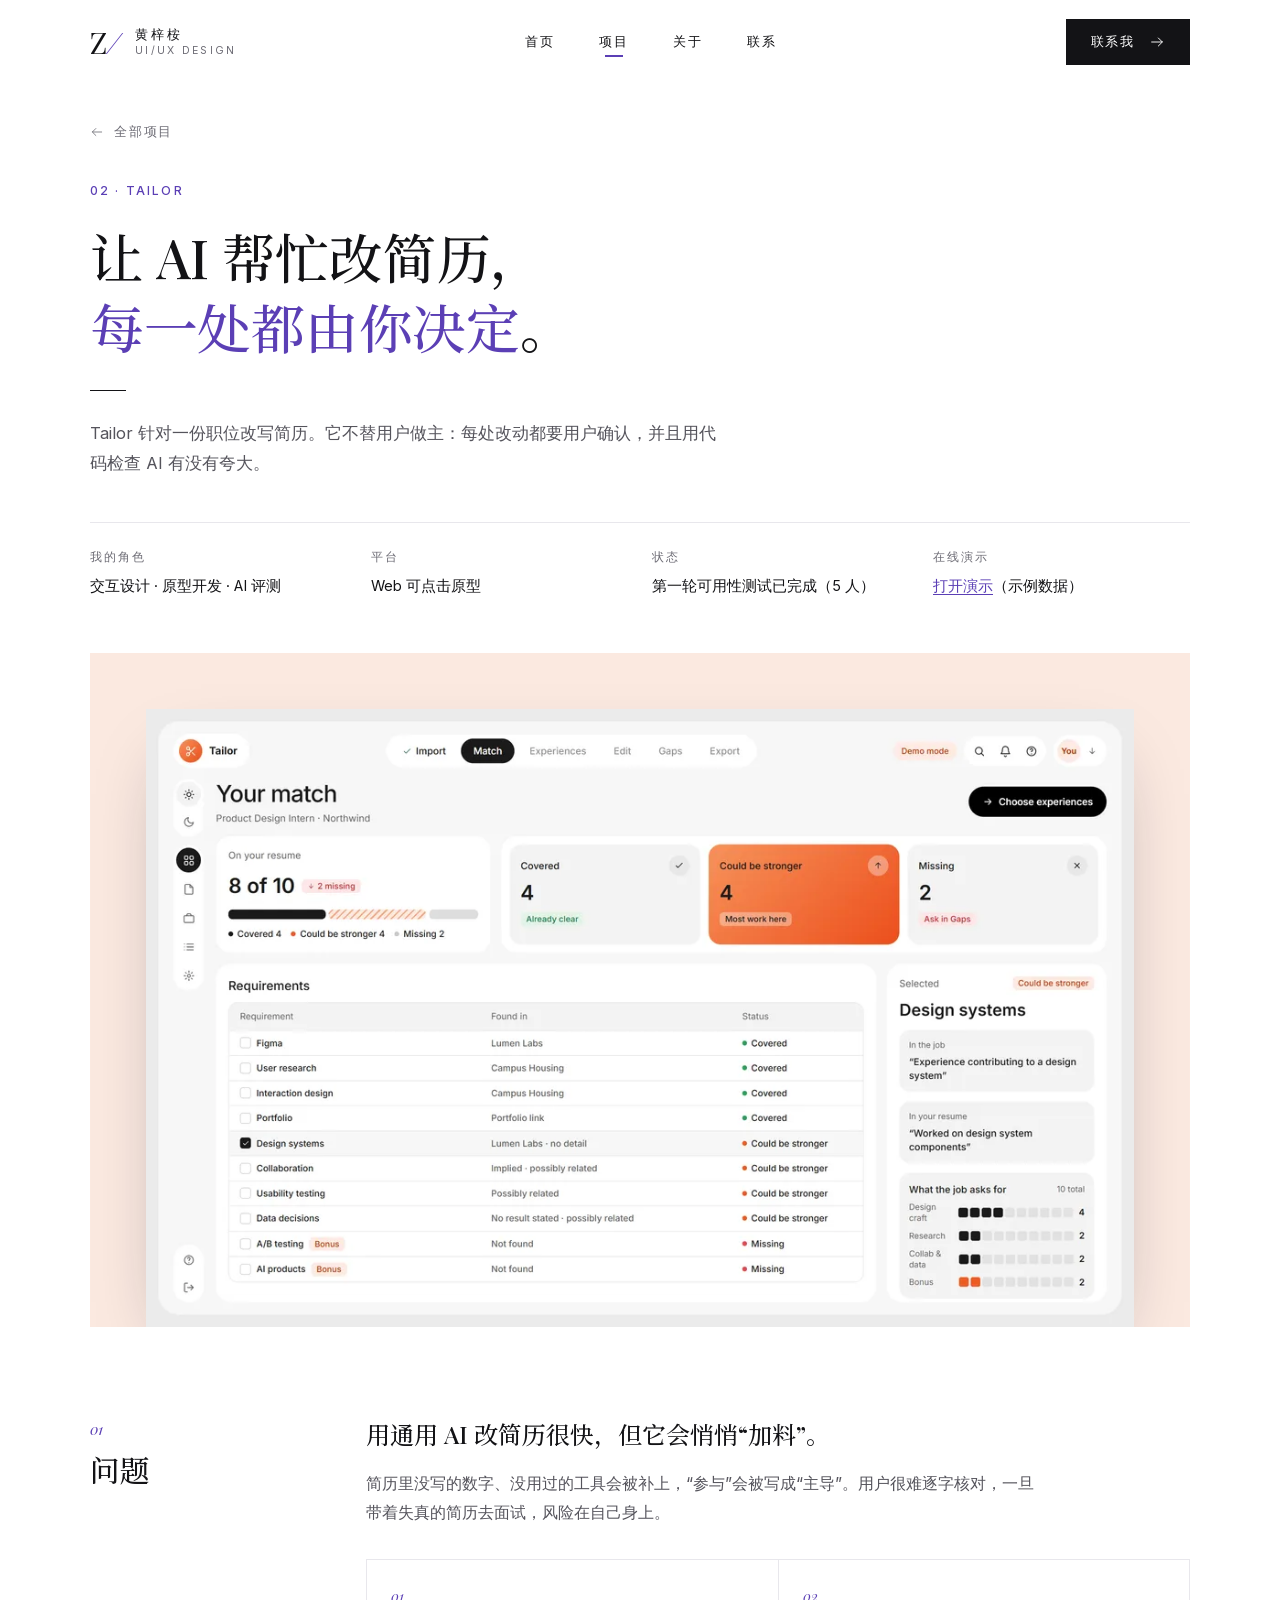
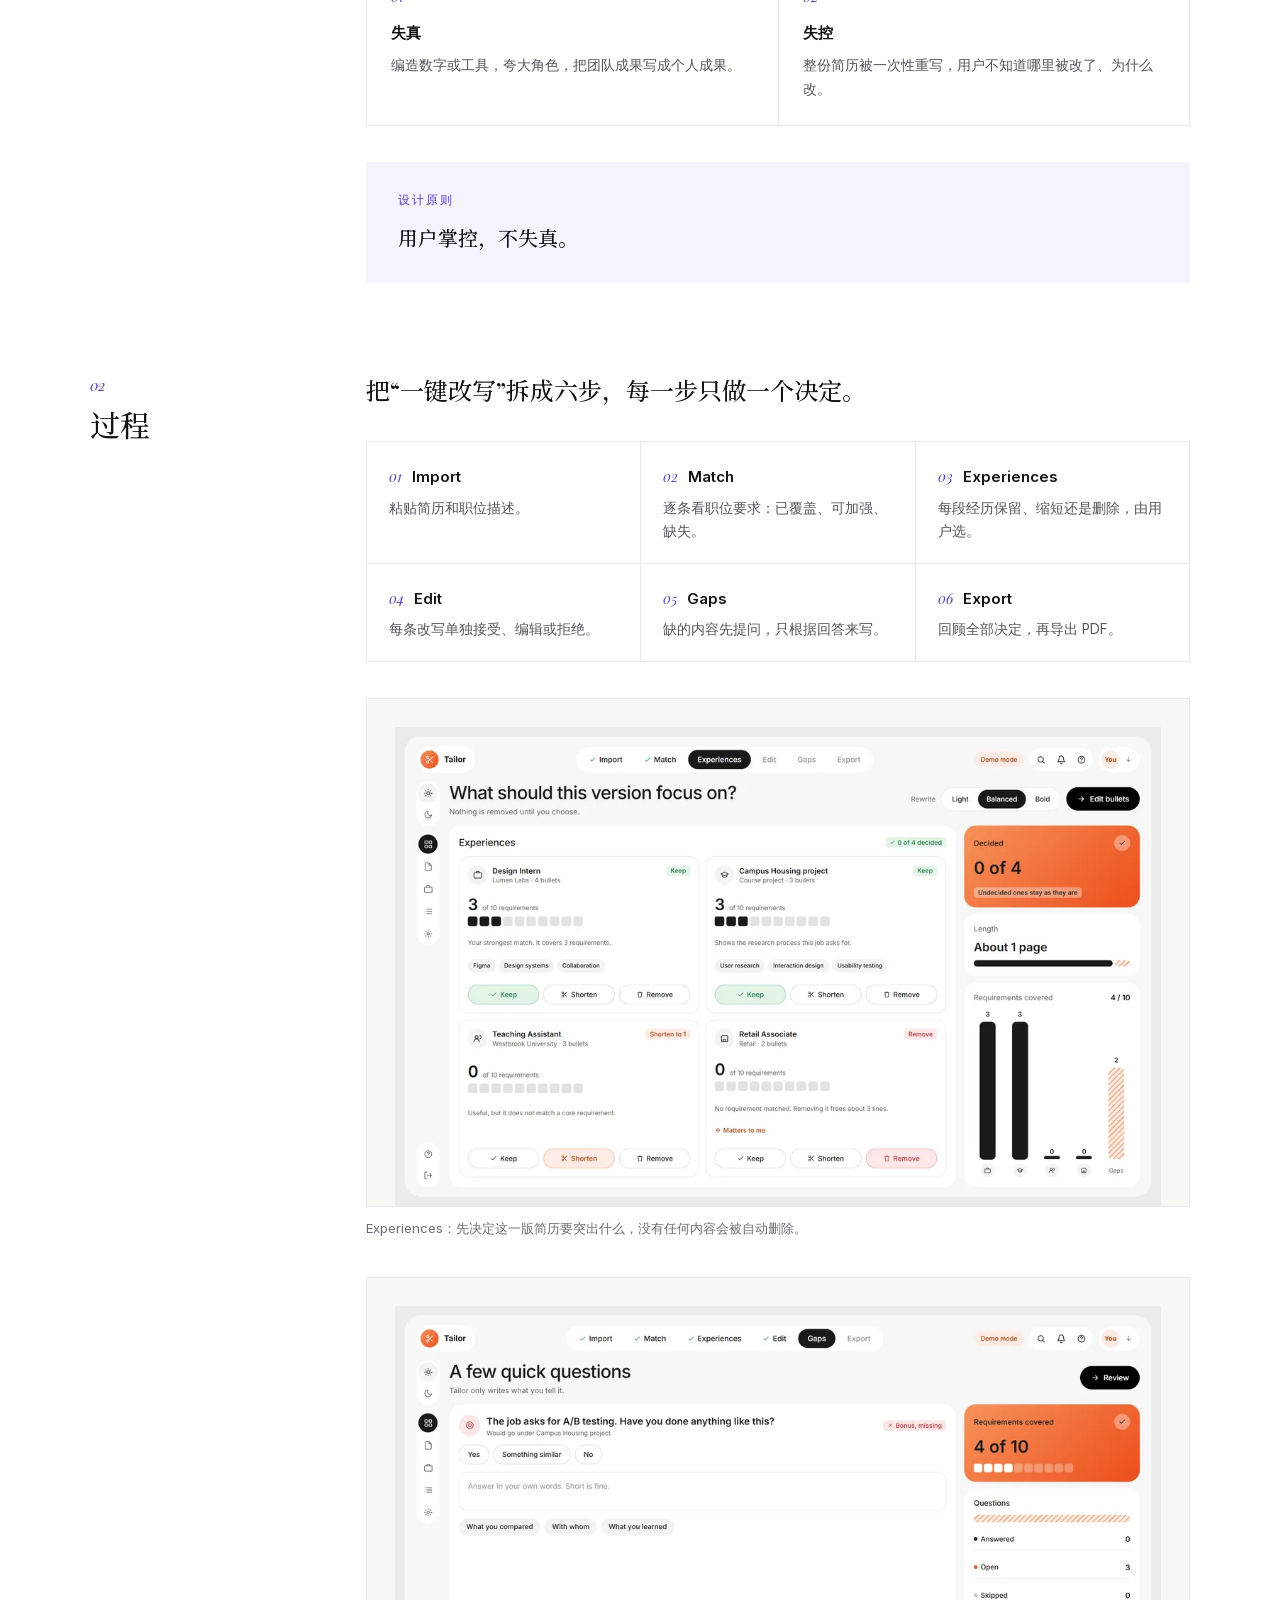
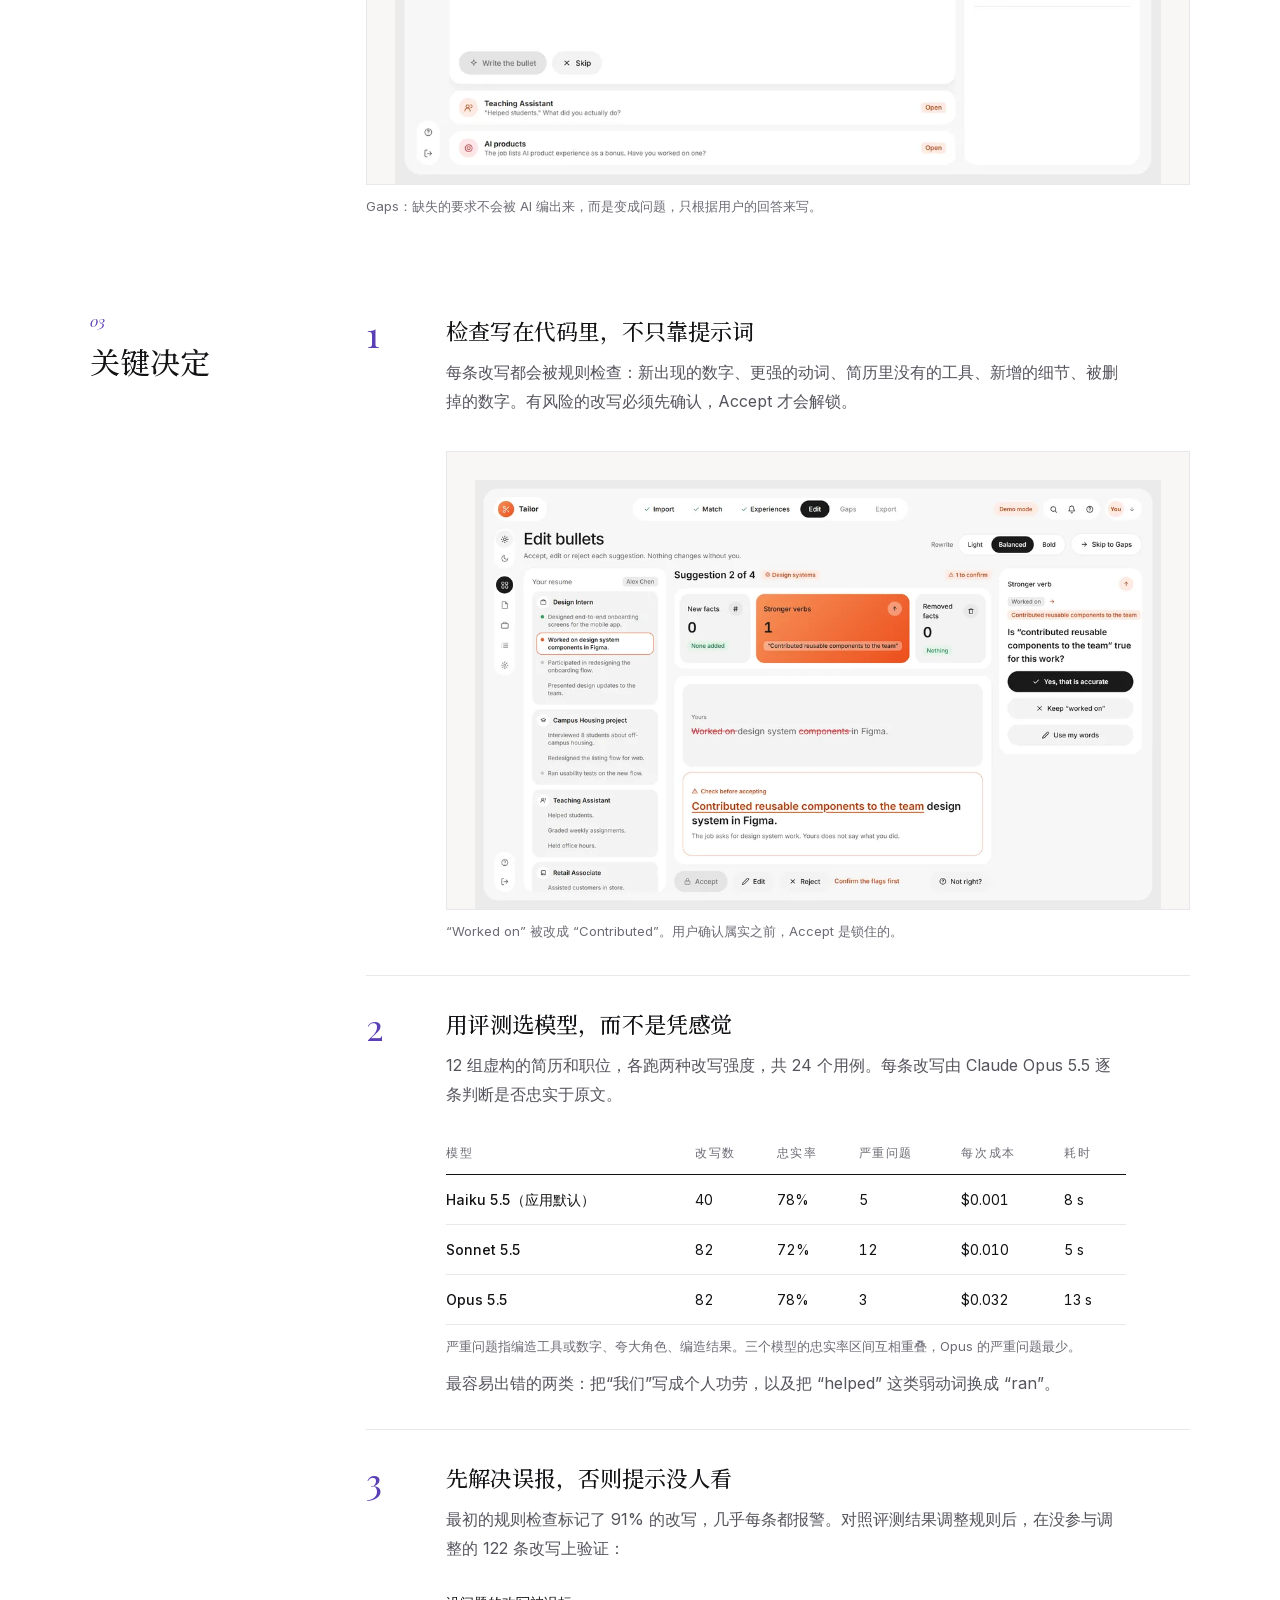
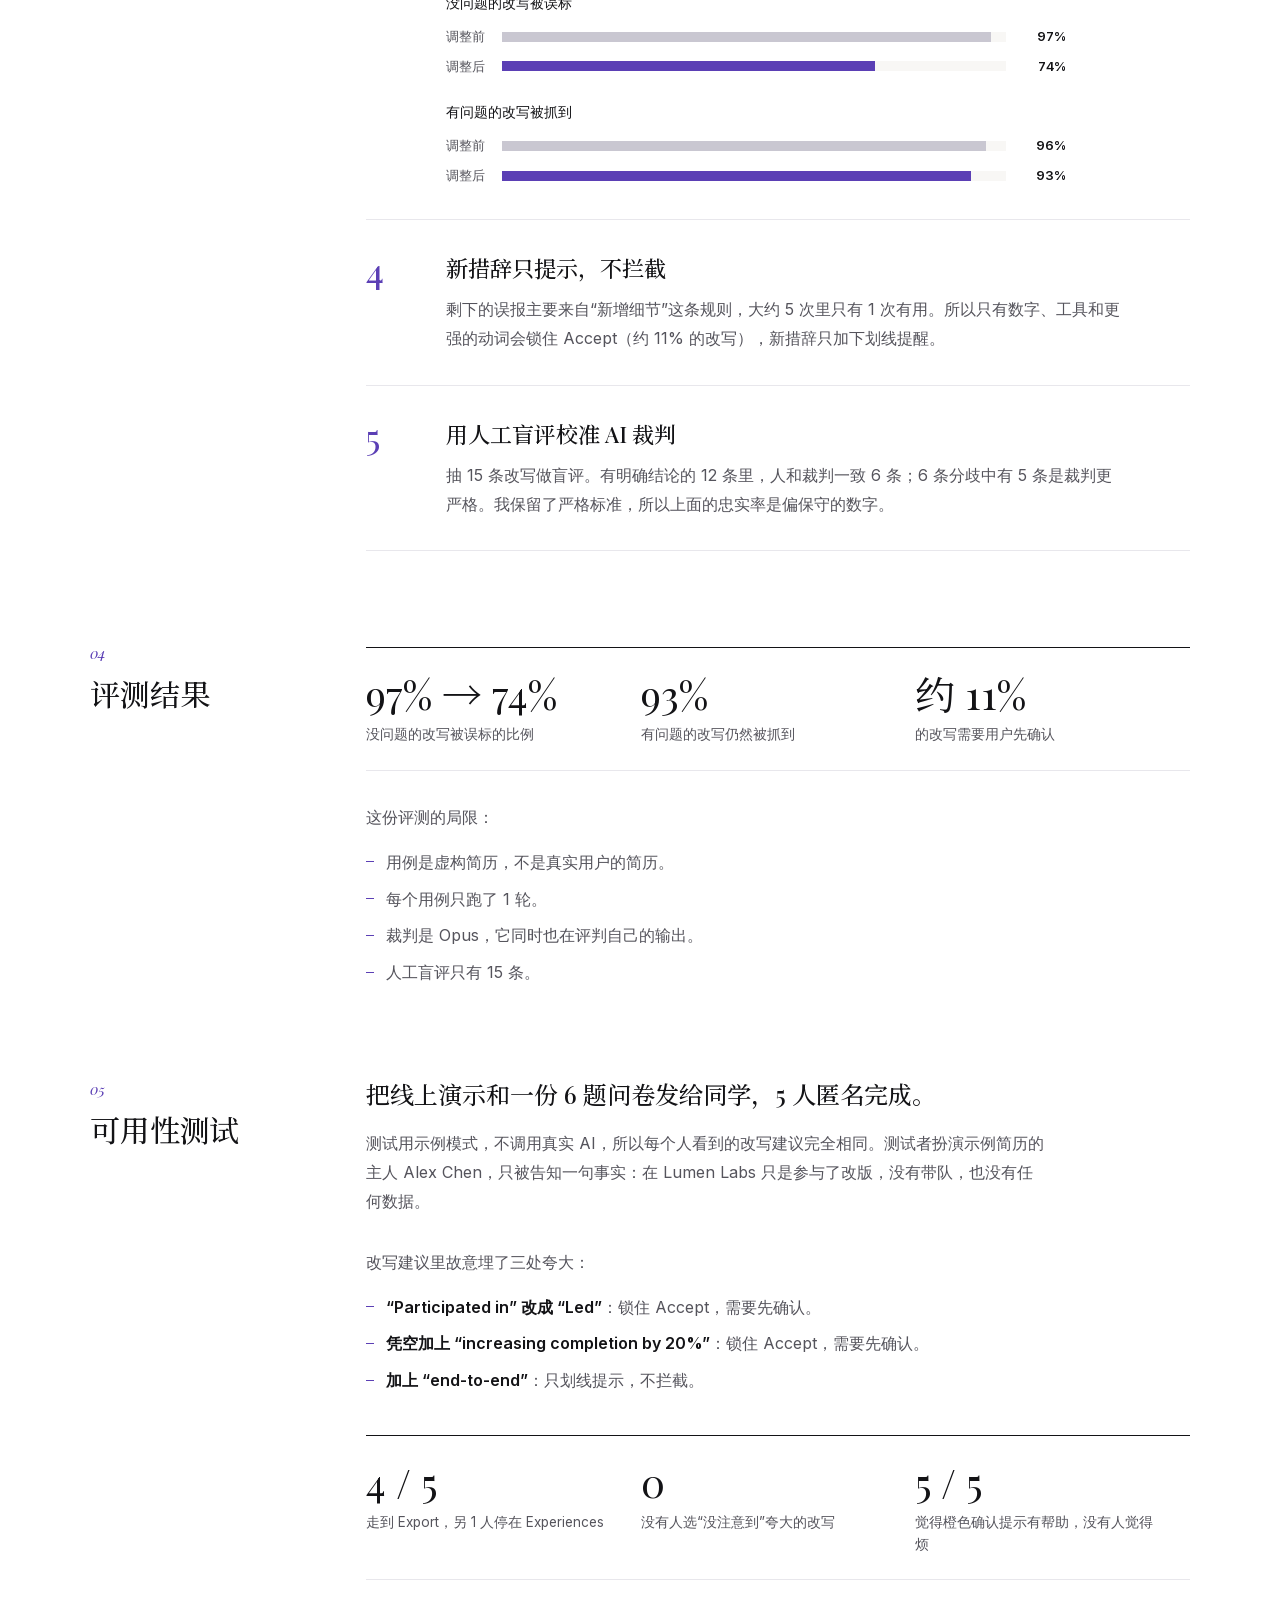
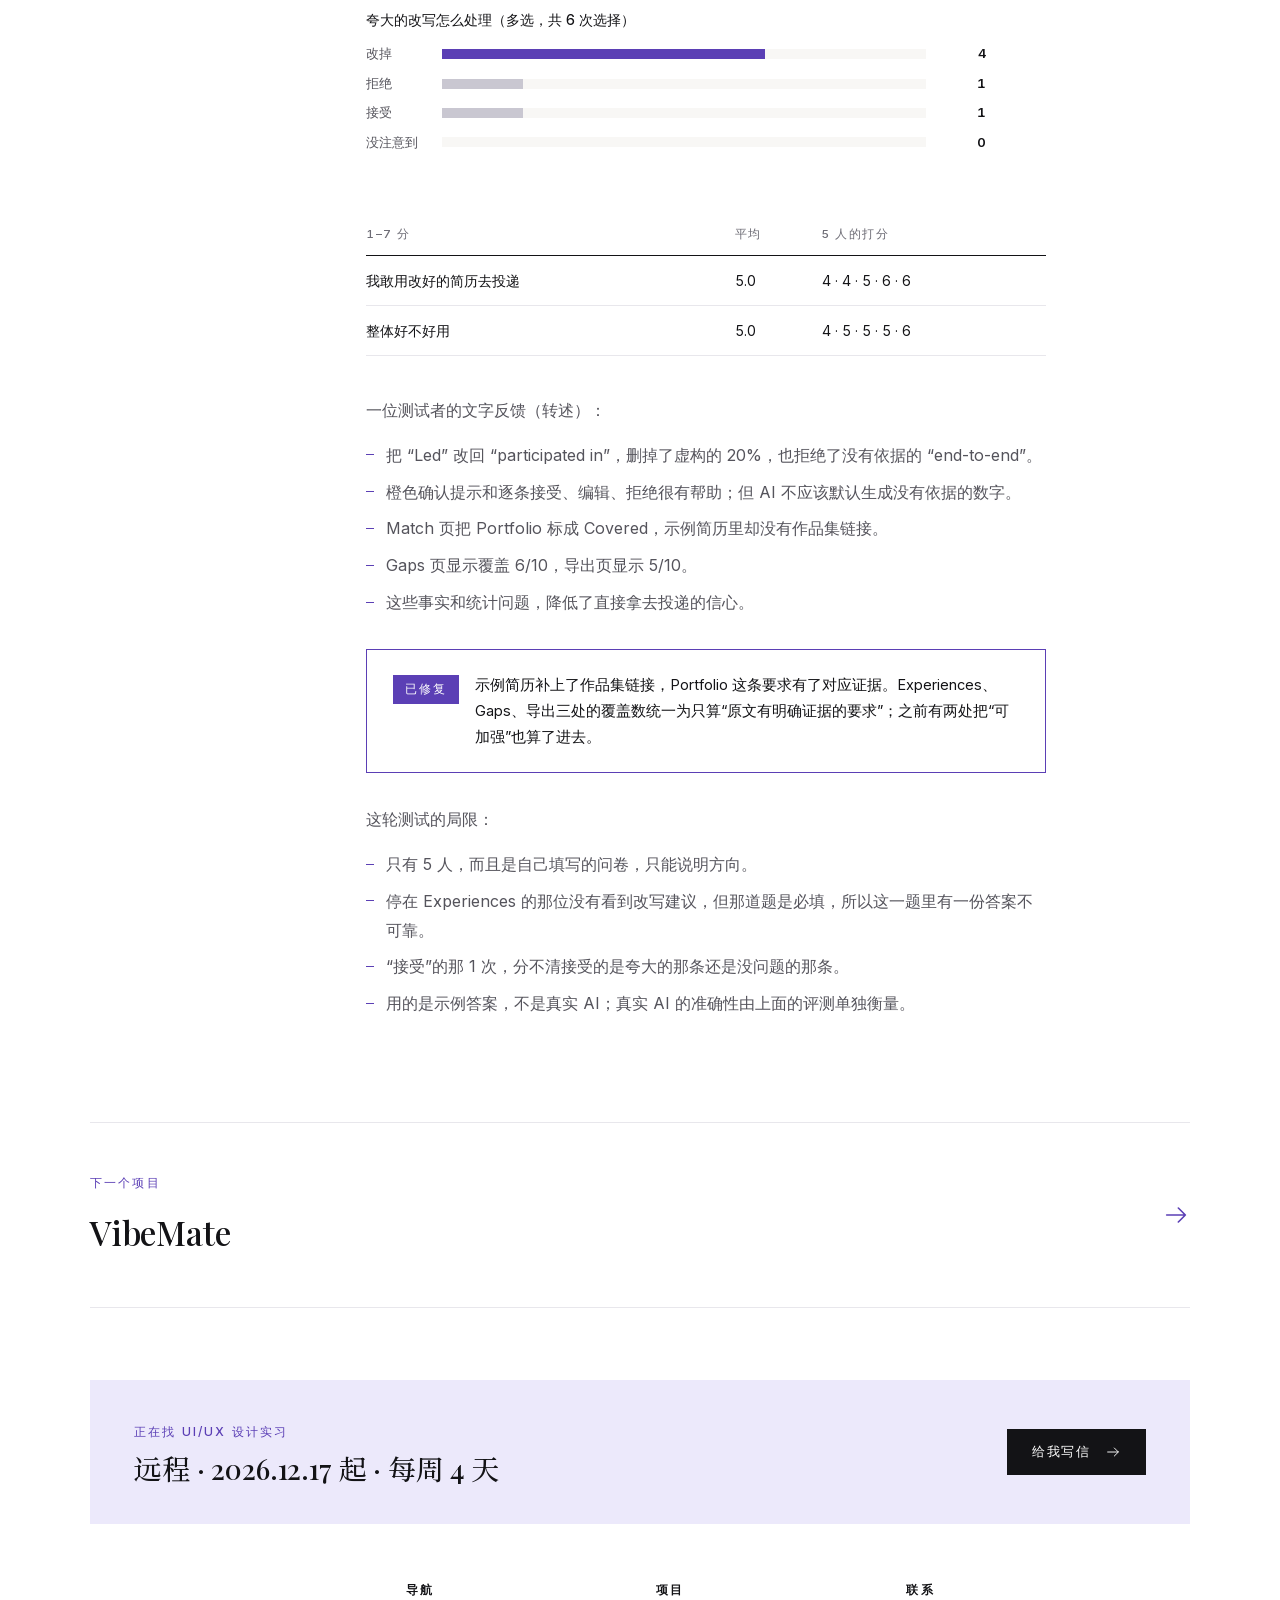
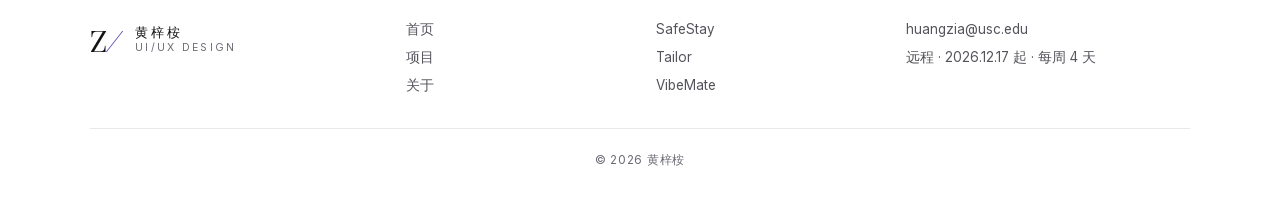
<file: work/tailor/index.html>
<!DOCTYPE html><!--AnGToF6jt2T9eLWChHB8x--><html lang="zh-CN" class="__variable_d8ebd1 __variable_86297e __variable_8d15a0"><head><meta charSet="utf-8"/><meta name="viewport" content="width=device-width, initial-scale=1"/><link rel="preload" as="image" imageSrcSet="/work/tailor/02-match-640.webp 640w, /work/tailor/02-match-1080.webp 1080w, /work/tailor/02-match-1600.webp 1600w, /work/tailor/02-match-2160.webp 2160w" imageSizes="(max-width: 980px) 100vw, 1000px"/><link rel="stylesheet" href="/_next/static/css/d542ae8ead5b2409.css" data-precedence="next"/><link rel="stylesheet" href="/_next/static/css/9423d06c42803878.css" data-precedence="next"/><link rel="stylesheet" href="/_next/static/css/76a7afa6bd616d4c.css" data-precedence="next"/><link rel="preload" as="script" fetchPriority="low" href="/_next/static/chunks/webpack-f5f7829b514c7183.js"/><script src="/_next/static/chunks/4bd1b696-c023c6e3521b1417.js" async=""></script><script src="/_next/static/chunks/255-0e5ac6cd71b0e266.js" async=""></script><script src="/_next/static/chunks/main-app-a3b58b154484319e.js" async=""></script><script src="/_next/static/chunks/850-dabb37ecdc66f2bd.js" async=""></script><script src="/_next/static/chunks/app/work/tailor/page-04648d83c7af722e.js" async=""></script><title>Tailor · AI 简历定制工具</title><meta name="description" content="UI/UX 设计作品集：Tailor、SafeStay 等项目的案例研究。"/><link rel="icon" href="/icon.svg?45b522719eb47ba4" type="image/svg+xml" sizes="any"/><script src="/_next/static/chunks/polyfills-42372ed130431b0a.js" noModule=""></script></head><body><div hidden=""><!--$--><!--/$--></div><nav class="nav wrap" aria-label="主导航"><a class="brand" aria-label="回到首页" href="/"><span class="mark">Z<i>/</i></span><span class="who"><b>黄梓桉</b><span>UI/UX Design</span></span></a><ul><li><a href="/">首页</a></li><li><a aria-current="page" href="/#work">项目</a></li><li><a href="/#about">关于</a></li><li><a href="/#contact">联系</a></li></ul><a class="btn" href="mailto:huangzia@usc.edu">联系我 <svg viewBox="0 0 24 24" aria-hidden="true" fill="none" stroke="currentColor" stroke-width="1.4" stroke-linecap="round" stroke-linejoin="round"><path d="M4 12h16M14 6l6 6-6 6"></path></svg></a></nav><main><header class="chero wrap"><a class="crumb" href="/#work"><svg viewBox="0 0 24 24" aria-hidden="true" fill="none" stroke="currentColor" stroke-width="1.4" stroke-linecap="round" stroke-linejoin="round"><path d="M4 12h16M14 6l6 6-6 6"></path></svg> 全部项目</a><div style="margin-top:28px"><span class="label">02 · Tailor</span><h1 class="serif">让 AI 帮忙改简历，<br/><span class="accent">每一处都由你决定</span>。</h1><div class="rule"></div><p class="sum">Tailor 针对一份职位改写简历。它不替用户做主：每处改动都要用户确认，并且用代码检查 AI 有没有夸大。</p></div><dl class="meta"><div><dt>我的角色</dt><dd>交互设计 · 原型开发 · AI 评测</dd></div><div><dt>平台</dt><dd>Web 可点击原型</dd></div><div><dt>状态</dt><dd>第一轮可用性测试已完成（5 人）</dd></div><div><dt>在线演示</dt><dd><a href="https://tailor-prototype-hazel.vercel.app" target="_blank" rel="noreferrer">打开演示</a>（示例数据）</dd></div></dl><div class="cover" style="background:#fbe9e0"><img alt="Tailor 的 Match 页面：职位的 10 条要求里，4 条已覆盖、4 条可加强、2 条缺失" width="2160" height="1350" decoding="async" data-nimg="1" style="color:transparent" sizes="(max-width: 980px) 100vw, 1000px" srcSet="/work/tailor/02-match-640.webp 640w, /work/tailor/02-match-1080.webp 1080w, /work/tailor/02-match-1600.webp 1600w, /work/tailor/02-match-2160.webp 2160w" src="/work/tailor/02-match-2160.webp"/></div></header><section class="block wrap"><header><span class="no">01</span><h2 class="serif">问题</h2></header><div><p class="lead">用通用 AI 改简历很快，但它会悄悄“加料”。</p><p>简历里没写的数字、没用过的工具会被补上，“参与”会被写成“主导”。用户很难逐字核对，一旦带着失真的简历去面试，风险在自己身上。</p><ul class="pains"><li><i>01</i><b>失真</b><span>编造数字或工具，夸大角色，把团队成果写成个人成果。</span></li><li><i>02</i><b>失控</b><span>整份简历被一次性重写，用户不知道哪里被改了、为什么改。</span></li></ul><div class="quote"><small>设计原则</small>用户掌控，不失真。</div></div></section><section class="block wrap"><header><span class="no">02</span><h2 class="serif">过程</h2></header><div><p class="lead">把“一键改写”拆成六步，每一步只做一个决定。</p><ol class="steps"><li><i>01</i><b>Import</b><span>粘贴简历和职位描述。</span></li><li><i>02</i><b>Match</b><span>逐条看职位要求：已覆盖、可加强、缺失。</span></li><li><i>03</i><b>Experiences</b><span>每段经历保留、缩短还是删除，由用户选。</span></li><li><i>04</i><b>Edit</b><span>每条改写单独接受、编辑或拒绝。</span></li><li><i>05</i><b>Gaps</b><span>缺的内容先提问，只根据回答来写。</span></li><li><i>06</i><b>Export</b><span>回顾全部决定，再导出 PDF。</span></li></ol><figure class="fig pad"><a href="/work/tailor/03-experiences.png" target="_blank" rel="noreferrer" aria-label="查看大图：Experiences 页面：每段经历可以保留、缩短或删除"><img alt="Experiences 页面：每段经历可以保留、缩短或删除" loading="lazy" width="2160" height="1350" decoding="async" data-nimg="1" style="color:transparent" sizes="(max-width: 980px) 100vw, 860px" srcSet="/work/tailor/03-experiences-640.webp 640w, /work/tailor/03-experiences-1080.webp 1080w, /work/tailor/03-experiences-1600.webp 1600w, /work/tailor/03-experiences-2160.webp 2160w" src="/work/tailor/03-experiences-2160.webp"/></a><figcaption>Experiences：先决定这一版简历要突出什么，没有任何内容会被自动删除。</figcaption></figure><figure class="fig pad"><a href="/work/tailor/06-gaps.png" target="_blank" rel="noreferrer" aria-label="查看大图：Gaps 页面：针对缺失的要求向用户提问"><img alt="Gaps 页面：针对缺失的要求向用户提问" loading="lazy" width="2160" height="1350" decoding="async" data-nimg="1" style="color:transparent" sizes="(max-width: 980px) 100vw, 860px" srcSet="/work/tailor/06-gaps-640.webp 640w, /work/tailor/06-gaps-1080.webp 1080w, /work/tailor/06-gaps-1600.webp 1600w, /work/tailor/06-gaps-2160.webp 2160w" src="/work/tailor/06-gaps-2160.webp"/></a><figcaption>Gaps：缺失的要求不会被 AI 编出来，而是变成问题，只根据用户的回答来写。</figcaption></figure></div></section><section class="block wrap"><header><span class="no">03</span><h2 class="serif">关键决定</h2></header><div><ol class="decisions"><li><span class="n">1</span><div><h3>检查写在代码里，不只靠提示词</h3><p>每条改写都会被规则检查：新出现的数字、更强的动词、简历里没有的工具、新增的细节、被删掉的数字。有风险的改写必须先确认，Accept 才会解锁。</p><figure class="fig pad"><a href="/work/tailor/05-edit-flag.png" target="_blank" rel="noreferrer" aria-label="查看大图：Edit 页面：一条改写把 Worked on 换成了 Contributed，系统要求用户先确认是否属实"><img alt="Edit 页面：一条改写把 Worked on 换成了 Contributed，系统要求用户先确认是否属实" loading="lazy" width="2160" height="1350" decoding="async" data-nimg="1" style="color:transparent" sizes="(max-width: 980px) 100vw, 860px" srcSet="/work/tailor/05-edit-flag-640.webp 640w, /work/tailor/05-edit-flag-1080.webp 1080w, /work/tailor/05-edit-flag-1600.webp 1600w, /work/tailor/05-edit-flag-2160.webp 2160w" src="/work/tailor/05-edit-flag-2160.webp"/></a><figcaption>“Worked on” 被改成 “Contributed”。用户确认属实之前，Accept 是锁住的。</figcaption></figure></div></li><li><span class="n">2</span><div><h3>用评测选模型，而不是凭感觉</h3><p>12 组虚构的简历和职位，各跑两种改写强度，共 24 个用例。每条改写由 Claude Opus 5.5 逐条判断是否忠实于原文。</p><div class="tscroll"><table class="table"><thead><tr><th>模型</th><th>改写数</th><th>忠实率</th><th>严重问题</th><th>每次成本</th><th>耗时</th></tr></thead><tbody><tr><td>Haiku 5.5（应用默认）</td><td>40</td><td>78%</td><td>5</td><td>$0.001</td><td>8 s</td></tr><tr><td>Sonnet 5.5</td><td>82</td><td>72%</td><td>12</td><td>$0.010</td><td>5 s</td></tr><tr><td>Opus 5.5</td><td>82</td><td>78%</td><td>3</td><td>$0.032</td><td>13 s</td></tr></tbody></table></div><p class="note">严重问题指编造工具或数字、夸大角色、编造结果。三个模型的忠实率区间互相重叠，Opus 的严重问题最少。</p><p>最容易出错的两类：把“我们”写成个人功劳，以及把 “helped” 这类弱动词换成 “ran”。</p></div></li><li><span class="n">3</span><div><h3>先解决误报，否则提示没人看</h3><p>最初的规则检查标记了 91% 的改写，几乎每条都报警。对照评测结果调整规则后，在没参与调整的 122 条改写上验证：</p><div class="bars"><div><h4>没问题的改写被误标</h4><div class="bar"><span>调整前</span><div class="track"><div class="fill" style="width:97%"></div></div><b>97<!-- -->%</b></div><div class="bar now"><span>调整后</span><div class="track"><div class="fill" style="width:74%"></div></div><b>74<!-- -->%</b></div></div><div><h4>有问题的改写被抓到</h4><div class="bar"><span>调整前</span><div class="track"><div class="fill" style="width:96%"></div></div><b>96<!-- -->%</b></div><div class="bar now"><span>调整后</span><div class="track"><div class="fill" style="width:93%"></div></div><b>93<!-- -->%</b></div></div></div></div></li><li><span class="n">4</span><div><h3>新措辞只提示，不拦截</h3><p>剩下的误报主要来自“新增细节”这条规则，大约 5 次里只有 1 次有用。所以只有数字、工具和更强的动词会锁住 Accept（约 11% 的改写），新措辞只加下划线提醒。</p></div></li><li><span class="n">5</span><div><h3>用人工盲评校准 AI 裁判</h3><p>抽 15 条改写做盲评。有明确结论的 12 条里，人和裁判一致 6 条；6 条分歧中有 5 条是裁判更严格。我保留了严格标准，所以上面的忠实率是偏保守的数字。</p></div></li></ol></div></section><section class="block wrap"><header><span class="no">04</span><h2 class="serif">评测结果</h2></header><div><ul class="kpis"><li><b>97% → 74%</b><span>没问题的改写被误标的比例</span></li><li><b>93%</b><span>有问题的改写仍然被抓到</span></li><li><b>约 11%</b><span>的改写需要用户先确认</span></li></ul><p style="margin-top:32px">这份评测的局限：</p><ul class="plain"><li>用例是虚构简历，不是真实用户的简历。</li><li>每个用例只跑了 1 轮。</li><li>裁判是 Opus，它同时也在评判自己的输出。</li><li>人工盲评只有 15 条。</li></ul></div></section><section class="block wrap"><header><span class="no">05</span><h2 class="serif">可用性测试</h2></header><div><p class="lead">把线上演示和一份 6 题问卷发给同学，5 人匿名完成。</p><p>测试用示例模式，不调用真实 AI，所以每个人看到的改写建议完全相同。测试者扮演示例简历的主人 Alex Chen，只被告知一句事实：在 Lumen Labs 只是参与了改版，没有带队，也没有任何数据。</p><p style="margin-top:32px">改写建议里故意埋了三处夸大：</p><ul class="plain"><li><b>“Participated in” 改成 “Led”</b>：锁住 Accept，需要先确认。</li><li><b>凭空加上 “increasing completion by 20%”</b>：锁住 Accept，需要先确认。</li><li><b>加上 “end-to-end”</b>：只划线提示，不拦截。</li></ul><ul class="kpis" style="margin-top:40px"><li><b>4 / 5</b><span>走到 Export，另 1 人停在 Experiences</span></li><li><b>0</b><span>没有人选“没注意到”夸大的改写</span></li><li><b>5 / 5</b><span>觉得橙色确认提示有帮助，没有人觉得烦</span></li></ul><div class="bars"><div><h4>夸大的改写怎么处理（多选，共 6 次选择）</h4><div class="bar now" style="grid-template-columns:64px 1fr 48px"><span>改掉</span><div class="track"><div class="fill" style="width:66.66666666666666%"></div></div><b>4</b></div><div class="bar" style="grid-template-columns:64px 1fr 48px"><span>拒绝</span><div class="track"><div class="fill" style="width:16.666666666666664%"></div></div><b>1</b></div><div class="bar" style="grid-template-columns:64px 1fr 48px"><span>接受</span><div class="track"><div class="fill" style="width:16.666666666666664%"></div></div><b>1</b></div><div class="bar" style="grid-template-columns:64px 1fr 48px"><span>没注意到</span><div class="track"><div class="fill" style="width:0%"></div></div><b>0</b></div></div></div><div class="tscroll" style="margin-top:36px"><table class="table"><thead><tr><th>1–7 分</th><th>平均</th><th>5 人的打分</th></tr></thead><tbody><tr><td>我敢用改好的简历去投递</td><td>5.0</td><td>4 · 4 · 5 · 6 · 6</td></tr><tr><td>整体好不好用</td><td>5.0</td><td>4 · 5 · 5 · 5 · 6</td></tr></tbody></table></div><p style="margin-top:40px">一位测试者的文字反馈（转述）：</p><ul class="plain"><li>把 “Led” 改回 “participated in”，删掉了虚构的 20%，也拒绝了没有依据的 “end-to-end”。</li><li>橙色确认提示和逐条接受、编辑、拒绝很有帮助；但 AI 不应该默认生成没有依据的数字。</li><li>Match 页把 Portfolio 标成 Covered，示例简历里却没有作品集链接。</li><li>Gaps 页显示覆盖 6/10，导出页显示 5/10。</li><li>这些事实和统计问题，降低了直接拿去投递的信心。</li></ul><div class="status"><span class="pill">已修复</span><p>示例简历补上了作品集链接，Portfolio 这条要求有了对应证据。Experiences、Gaps、导出三处的覆盖数统一为只算“原文有明确证据的要求”；之前有两处把“可加强”也算了进去。</p></div><p style="margin-top:32px">这轮测试的局限：</p><ul class="plain"><li>只有 5 人，而且是自己填写的问卷，只能说明方向。</li><li>停在 Experiences 的那位没有看到改写建议，但那道题是必填，所以这一题里有一份答案不可靠。</li><li>“接受”的那 1 次，分不清接受的是夸大的那条还是没问题的那条。</li><li>用的是示例答案，不是真实 AI；真实 AI 的准确性由上面的评测单独衡量。</li></ul></div></section><div class="wrap"><a class="next" href="/work/vibemate/"><div><span class="label">下一个项目</span><h2 class="serif">VibeMate</h2></div><svg viewBox="0 0 24 24" aria-hidden="true" fill="none" stroke="currentColor" stroke-width="1.4" stroke-linecap="round" stroke-linejoin="round"><path d="M4 12h16M14 6l6 6-6 6"></path></svg></a></div></main><footer class="wrap" id="contact"><div class="band"><div><span class="label">正在找 UI/UX 设计实习</span><h2 class="serif">远程 · 2026.12.17 起 · 每周 4 天</h2></div><a class="btn" href="mailto:huangzia@usc.edu">给我写信 <svg viewBox="0 0 24 24" aria-hidden="true" fill="none" stroke="currentColor" stroke-width="1.4" stroke-linecap="round" stroke-linejoin="round"><path d="M4 12h16M14 6l6 6-6 6"></path></svg></a></div><div class="foot"><div class="brand"><span class="mark">Z<i>/</i></span><span class="who"><b>黄梓桉</b><span>UI/UX Design</span></span></div><div><h4>导航</h4><ul><li><a href="/">首页</a></li><li><a href="/#work">项目</a></li><li><a href="/#about">关于</a></li></ul></div><div><h4>项目</h4><ul><li><a href="/work/safestay/">SafeStay</a></li><li><a href="/work/tailor/">Tailor</a></li><li><a href="/work/vibemate/">VibeMate</a></li></ul></div><div><h4>联系</h4><ul><li><a href="mailto:huangzia@usc.edu">huangzia@usc.edu</a></li><li>远程 · 2026.12.17 起 · 每周 4 天</li></ul></div></div><p class="copy">© 2026 <!-- -->黄梓桉</p></footer><!--$--><!--/$--><script src="/_next/static/chunks/webpack-f5f7829b514c7183.js" id="_R_" async=""></script><script>(self.__next_f=self.__next_f||[]).push([0])</script><script>self.__next_f.push([1,"1:\"$Sreact.fragment\"\n2:I[9766,[],\"\"]\n3:I[8924,[],\"\"]\n4:I[2619,[\"850\",\"static/chunks/850-dabb37ecdc66f2bd.js\",\"592\",\"static/chunks/app/work/tailor/page-04648d83c7af722e.js\"],\"\"]\nf:I[7150,[],\"\"]\n:HL[\"/_next/static/css/d542ae8ead5b2409.css\",\"style\"]\n:HL[\"/_next/static/css/9423d06c42803878.css\",\"style\"]\n:HL[\"/_next/static/css/76a7afa6bd616d4c.css\",\"style\"]\n"])</script><script>self.__next_f.push([1,"0:{\"P\":null,\"b\":\"AnGToF6jt2T9eLWChHB8x\",\"p\":\"\",\"c\":[\"\",\"work\",\"tailor\",\"\"],\"i\":false,\"f\":[[[\"\",{\"children\":[\"work\",{\"children\":[\"tailor\",{\"children\":[\"__PAGE__\",{}]}]}]},\"$undefined\",\"$undefined\",true],[\"\",[\"$\",\"$1\",\"c\",{\"children\":[[[\"$\",\"link\",\"0\",{\"rel\":\"stylesheet\",\"href\":\"/_next/static/css/d542ae8ead5b2409.css\",\"precedence\":\"next\",\"crossOrigin\":\"$undefined\",\"nonce\":\"$undefined\"}],[\"$\",\"link\",\"1\",{\"rel\":\"stylesheet\",\"href\":\"/_next/static/css/9423d06c42803878.css\",\"precedence\":\"next\",\"crossOrigin\":\"$undefined\",\"nonce\":\"$undefined\"}],[\"$\",\"link\",\"2\",{\"rel\":\"stylesheet\",\"href\":\"/_next/static/css/76a7afa6bd616d4c.css\",\"precedence\":\"next\",\"crossOrigin\":\"$undefined\",\"nonce\":\"$undefined\"}]],[\"$\",\"html\",null,{\"lang\":\"zh-CN\",\"className\":\"__variable_d8ebd1 __variable_86297e __variable_8d15a0\",\"children\":[\"$\",\"body\",null,{\"children\":[\"$\",\"$L2\",null,{\"parallelRouterKey\":\"children\",\"error\":\"$undefined\",\"errorStyles\":\"$undefined\",\"errorScripts\":\"$undefined\",\"template\":[\"$\",\"$L3\",null,{}],\"templateStyles\":\"$undefined\",\"templateScripts\":\"$undefined\",\"notFound\":[[[\"$\",\"title\",null,{\"children\":\"404: This page could not be found.\"}],[\"$\",\"div\",null,{\"style\":{\"fontFamily\":\"system-ui,\\\"Segoe UI\\\",Roboto,Helvetica,Arial,sans-serif,\\\"Apple Color Emoji\\\",\\\"Segoe UI Emoji\\\"\",\"height\":\"100vh\",\"textAlign\":\"center\",\"display\":\"flex\",\"flexDirection\":\"column\",\"alignItems\":\"center\",\"justifyContent\":\"center\"},\"children\":[\"$\",\"div\",null,{\"children\":[[\"$\",\"style\",null,{\"dangerouslySetInnerHTML\":{\"__html\":\"body{color:#000;background:#fff;margin:0}.next-error-h1{border-right:1px solid rgba(0,0,0,.3)}@media (prefers-color-scheme:dark){body{color:#fff;background:#000}.next-error-h1{border-right:1px solid rgba(255,255,255,.3)}}\"}}],[\"$\",\"h1\",null,{\"className\":\"next-error-h1\",\"style\":{\"display\":\"inline-block\",\"margin\":\"0 20px 0 0\",\"padding\":\"0 23px 0 0\",\"fontSize\":24,\"fontWeight\":500,\"verticalAlign\":\"top\",\"lineHeight\":\"49px\"},\"children\":404}],[\"$\",\"div\",null,{\"style\":{\"display\":\"inline-block\"},\"children\":[\"$\",\"h2\",null,{\"style\":{\"fontSize\":14,\"fontWeight\":400,\"lineHeight\":\"49px\",\"margin\":0},\"children\":\"This page could not be found.\"}]}]]}]}]],[]],\"forbidden\":\"$undefined\",\"unauthorized\":\"$undefined\"}]}]}]]}],{\"children\":[\"work\",[\"$\",\"$1\",\"c\",{\"children\":[null,[\"$\",\"$L2\",null,{\"parallelRouterKey\":\"children\",\"error\":\"$undefined\",\"errorStyles\":\"$undefined\",\"errorScripts\":\"$undefined\",\"template\":[\"$\",\"$L3\",null,{}],\"templateStyles\":\"$undefined\",\"templateScripts\":\"$undefined\",\"notFound\":\"$undefined\",\"forbidden\":\"$undefined\",\"unauthorized\":\"$undefined\"}]]}],{\"children\":[\"tailor\",[\"$\",\"$1\",\"c\",{\"children\":[null,[\"$\",\"$L2\",null,{\"parallelRouterKey\":\"children\",\"error\":\"$undefined\",\"errorStyles\":\"$undefined\",\"errorScripts\":\"$undefined\",\"template\":[\"$\",\"$L3\",null,{}],\"templateStyles\":\"$undefined\",\"templateScripts\":\"$undefined\",\"notFound\":\"$undefined\",\"forbidden\":\"$undefined\",\"unauthorized\":\"$undefined\"}]]}],{\"children\":[\"__PAGE__\",[\"$\",\"$1\",\"c\",{\"children\":[[[\"$\",\"nav\",null,{\"className\":\"nav wrap\",\"aria-label\":\"主导航\",\"children\":[[\"$\",\"$L4\",null,{\"href\":\"/\",\"className\":\"brand\",\"aria-label\":\"回到首页\",\"children\":[[\"$\",\"span\",null,{\"className\":\"mark\",\"children\":[\"Z\",[\"$\",\"i\",null,{\"children\":\"/\"}]]}],[\"$\",\"span\",null,{\"className\":\"who\",\"children\":[[\"$\",\"b\",null,{\"children\":\"黄梓桉\"}],[\"$\",\"span\",null,{\"children\":\"UI/UX Design\"}]]}]]}],[\"$\",\"ul\",null,{\"children\":[[\"$\",\"li\",null,{\"children\":[\"$\",\"$L4\",null,{\"href\":\"/\",\"aria-current\":\"$undefined\",\"children\":\"首页\"}]}],[\"$\",\"li\",null,{\"children\":[\"$\",\"$L4\",null,{\"href\":\"/#work\",\"aria-current\":\"page\",\"children\":\"项目\"}]}],[\"$\",\"li\",null,{\"children\":[\"$\",\"$L4\",null,{\"href\":\"/#about\",\"children\":\"关于\"}]}],[\"$\",\"li\",null,{\"children\":[\"$\",\"$L4\",null,{\"href\":\"/#contact\",\"children\":\"联系\"}]}]]}],[\"$\",\"a\",null,{\"className\":\"btn\",\"href\":\"mailto:huangzia@usc.edu\",\"children\":[\"联系我 \",[\"$\",\"svg\",null,{\"viewBox\":\"0 0 24 24\",\"aria-hidden\":\"true\",\"fill\":\"none\",\"stroke\":\"currentColor\",\"strokeWidth\":1.4,\"strokeLinecap\":\"round\",\"strokeLinejoin\":\"round\",\"children\":[\"$\",\"path\",null,{\"d\":\"M4 12h16M14 6l6 6-6 6\"}]}]]}]]}],[\"$\",\"main\",null,{\"children\":[[\"$\",\"header\",null,{\"className\":\"chero wrap\",\"children\":[[\"$\",\"$L4\",null,{\"href\":\"/#work\",\"className\":\"crumb\",\"children\":[[\"$\",\"svg\",null,{\"viewBox\":\"0 0 24 24\",\"aria-hidden\":\"true\",\"fill\":\"none\",\"stroke\":\"currentColor\",\"strokeWidth\":1.4,\"strokeLinecap\":\"round\",\"strokeLinejoin\":\"round\",\"children\":[\"$\",\"path\",null,{\"d\":\"M4 12h16M14 6l6 6-6 6\"}]}],\" 全部项目\"]}],[\"$\",\"div\",null,{\"style\":{\"marginTop\":28},\"children\":[[\"$\",\"span\",null,{\"className\":\"label\",\"children\":\"02 · Tailor\"}],[\"$\",\"h1\",null,{\"className\":\"serif\",\"children\":[\"让 AI 帮忙改简历，\",[\"$\",\"br\",null,{}],[\"$\",\"span\",null,{\"className\":\"accent\",\"children\":\"每一处都由你决定\"}],\"。\"]}],[\"$\",\"div\",null,{\"className\":\"rule\"}],[\"$\",\"p\",null,{\"className\":\"sum\",\"children\":\"Tailor 针对一份职位改写简历。它不替用户做主：每处改动都要用户确认，并且用代码检查 AI 有没有夸大。\"}]]}],[\"$\",\"dl\",null,{\"className\":\"meta\",\"children\":[[\"$\",\"div\",null,{\"children\":[[\"$\",\"dt\",null,{\"children\":\"我的角色\"}],[\"$\",\"dd\",null,{\"children\":\"交互设计 · 原型开发 · AI 评测\"}]]}],[\"$\",\"div\",null,{\"children\":[[\"$\",\"dt\",null,{\"children\":\"平台\"}],[\"$\",\"dd\",null,{\"children\":\"Web 可点击原型\"}]]}],[\"$\",\"div\",null,{\"children\":[[\"$\",\"dt\",null,{\"children\":\"状态\"}],[\"$\",\"dd\",null,{\"children\":\"第一轮可用性测试已完成（5 人）\"}]]}],[\"$\",\"div\",null,{\"children\":[[\"$\",\"dt\",null,{\"children\":\"在线演示\"}],[\"$\",\"dd\",null,{\"children\":[[\"$\",\"a\",null,{\"href\":\"https://tailor-prototype-hazel.vercel.app\",\"target\":\"_blank\",\"rel\":\"noreferrer\",\"children\":\"打开演示\"}],\"（示例数据）\"]}]]}]]}],\"$L5\"]}],\"$L6\",\"$L7\",\"$L8\",\"$L9\",\"$La\",\"$Lb\"]}],\"$Lc\"],null,\"$Ld\"]}],{},null,false]},null,false]},null,false]},null,false],\"$Le\",false]],\"m\":\"$undefined\",\"G\":[\"$f\",[]],\"s\":false,\"S\":true}\n"])</script><script>self.__next_f.push([1,"10:I[1356,[\"850\",\"static/chunks/850-dabb37ecdc66f2bd.js\",\"592\",\"static/chunks/app/work/tailor/page-04648d83c7af722e.js\"],\"Image\"]\n11:I[4431,[],\"OutletBoundary\"]\n13:I[5278,[],\"AsyncMetadataOutlet\"]\n15:I[4431,[],\"ViewportBoundary\"]\n17:I[4431,[],\"MetadataBoundary\"]\n18:\"$Sreact.suspense\"\n5:[\"$\",\"div\",null,{\"className\":\"cover\",\"style\":{\"background\":\"#fbe9e0\"},\"children\":[\"$\",\"$L10\",null,{\"src\":\"/work/tailor/02-match.png\",\"width\":2160,\"height\":1350,\"alt\":\"Tailor 的 Match 页面：职位的 10 条要求里，4 条已覆盖、4 条可加强、2 条缺失\",\"priority\":true,\"sizes\":\"(max-width: 980px) 100vw, 1000px\"}]}]\n"])</script><script>self.__next_f.push([1,"6:[\"$\",\"section\",null,{\"className\":\"block wrap\",\"children\":[[\"$\",\"header\",null,{\"children\":[[\"$\",\"span\",null,{\"className\":\"no\",\"children\":\"01\"}],[\"$\",\"h2\",null,{\"className\":\"serif\",\"children\":\"问题\"}]]}],[\"$\",\"div\",null,{\"children\":[[\"$\",\"p\",null,{\"className\":\"lead\",\"children\":\"用通用 AI 改简历很快，但它会悄悄“加料”。\"}],[\"$\",\"p\",null,{\"children\":\"简历里没写的数字、没用过的工具会被补上，“参与”会被写成“主导”。用户很难逐字核对，一旦带着失真的简历去面试，风险在自己身上。\"}],[\"$\",\"ul\",null,{\"className\":\"pains\",\"children\":[[\"$\",\"li\",null,{\"children\":[[\"$\",\"i\",null,{\"children\":\"01\"}],[\"$\",\"b\",null,{\"children\":\"失真\"}],[\"$\",\"span\",null,{\"children\":\"编造数字或工具，夸大角色，把团队成果写成个人成果。\"}]]}],[\"$\",\"li\",null,{\"children\":[[\"$\",\"i\",null,{\"children\":\"02\"}],[\"$\",\"b\",null,{\"children\":\"失控\"}],[\"$\",\"span\",null,{\"children\":\"整份简历被一次性重写，用户不知道哪里被改了、为什么改。\"}]]}]]}],[\"$\",\"div\",null,{\"className\":\"quote\",\"children\":[[\"$\",\"small\",null,{\"children\":\"设计原则\"}],\"用户掌控，不失真。\"]}]]}]]}]\n"])</script><script>self.__next_f.push([1,"7:[\"$\",\"section\",null,{\"className\":\"block wrap\",\"children\":[[\"$\",\"header\",null,{\"children\":[[\"$\",\"span\",null,{\"className\":\"no\",\"children\":\"02\"}],[\"$\",\"h2\",null,{\"className\":\"serif\",\"children\":\"过程\"}]]}],[\"$\",\"div\",null,{\"children\":[[\"$\",\"p\",null,{\"className\":\"lead\",\"children\":\"把“一键改写”拆成六步，每一步只做一个决定。\"}],[\"$\",\"ol\",null,{\"className\":\"steps\",\"children\":[[\"$\",\"li\",\"Import\",{\"children\":[[\"$\",\"i\",null,{\"children\":\"01\"}],[\"$\",\"b\",null,{\"children\":\"Import\"}],[\"$\",\"span\",null,{\"children\":\"粘贴简历和职位描述。\"}]]}],[\"$\",\"li\",\"Match\",{\"children\":[[\"$\",\"i\",null,{\"children\":\"02\"}],[\"$\",\"b\",null,{\"children\":\"Match\"}],[\"$\",\"span\",null,{\"children\":\"逐条看职位要求：已覆盖、可加强、缺失。\"}]]}],[\"$\",\"li\",\"Experiences\",{\"children\":[[\"$\",\"i\",null,{\"children\":\"03\"}],[\"$\",\"b\",null,{\"children\":\"Experiences\"}],[\"$\",\"span\",null,{\"children\":\"每段经历保留、缩短还是删除，由用户选。\"}]]}],[\"$\",\"li\",\"Edit\",{\"children\":[[\"$\",\"i\",null,{\"children\":\"04\"}],[\"$\",\"b\",null,{\"children\":\"Edit\"}],[\"$\",\"span\",null,{\"children\":\"每条改写单独接受、编辑或拒绝。\"}]]}],[\"$\",\"li\",\"Gaps\",{\"children\":[[\"$\",\"i\",null,{\"children\":\"05\"}],[\"$\",\"b\",null,{\"children\":\"Gaps\"}],[\"$\",\"span\",null,{\"children\":\"缺的内容先提问，只根据回答来写。\"}]]}],[\"$\",\"li\",\"Export\",{\"children\":[[\"$\",\"i\",null,{\"children\":\"06\"}],[\"$\",\"b\",null,{\"children\":\"Export\"}],[\"$\",\"span\",null,{\"children\":\"回顾全部决定，再导出 PDF。\"}]]}]]}],[\"$\",\"figure\",null,{\"className\":\"fig pad\",\"children\":[[\"$\",\"a\",null,{\"href\":\"/work/tailor/03-experiences.png\",\"target\":\"_blank\",\"rel\":\"noreferrer\",\"aria-label\":\"查看大图：Experiences 页面：每段经历可以保留、缩短或删除\",\"children\":[\"$\",\"$L10\",null,{\"src\":\"/work/tailor/03-experiences.png\",\"width\":2160,\"height\":1350,\"alt\":\"Experiences 页面：每段经历可以保留、缩短或删除\",\"sizes\":\"(max-width: 980px) 100vw, 860px\"}]}],[\"$\",\"figcaption\",null,{\"children\":\"Experiences：先决定这一版简历要突出什么，没有任何内容会被自动删除。\"}]]}],[\"$\",\"figure\",null,{\"className\":\"fig pad\",\"children\":[[\"$\",\"a\",null,{\"href\":\"/work/tailor/06-gaps.png\",\"target\":\"_blank\",\"rel\":\"noreferrer\",\"aria-label\":\"查看大图：Gaps 页面：针对缺失的要求向用户提问\",\"children\":[\"$\",\"$L10\",null,{\"src\":\"/work/tailor/06-gaps.png\",\"width\":2160,\"height\":1350,\"alt\":\"Gaps 页面：针对缺失的要求向用户提问\",\"sizes\":\"(max-width: 980px) 100vw, 860px\"}]}],[\"$\",\"figcaption\",null,{\"children\":\"Gaps：缺失的要求不会被 AI 编出来，而是变成问题，只根据用户的回答来写。\"}]]}]]}]]}]\n"])</script><script>self.__next_f.push([1,"8:[\"$\",\"section\",null,{\"className\":\"block wrap\",\"children\":[[\"$\",\"header\",null,{\"children\":[[\"$\",\"span\",null,{\"className\":\"no\",\"children\":\"03\"}],[\"$\",\"h2\",null,{\"className\":\"serif\",\"children\":\"关键决定\"}]]}],[\"$\",\"div\",null,{\"children\":[\"$\",\"ol\",null,{\"className\":\"decisions\",\"children\":[[\"$\",\"li\",null,{\"children\":[[\"$\",\"span\",null,{\"className\":\"n\",\"children\":\"1\"}],[\"$\",\"div\",null,{\"children\":[[\"$\",\"h3\",null,{\"children\":\"检查写在代码里，不只靠提示词\"}],[\"$\",\"p\",null,{\"children\":\"每条改写都会被规则检查：新出现的数字、更强的动词、简历里没有的工具、新增的细节、被删掉的数字。有风险的改写必须先确认，Accept 才会解锁。\"}],[\"$\",\"figure\",null,{\"className\":\"fig pad\",\"children\":[[\"$\",\"a\",null,{\"href\":\"/work/tailor/05-edit-flag.png\",\"target\":\"_blank\",\"rel\":\"noreferrer\",\"aria-label\":\"查看大图：Edit 页面：一条改写把 Worked on 换成了 Contributed，系统要求用户先确认是否属实\",\"children\":[\"$\",\"$L10\",null,{\"src\":\"/work/tailor/05-edit-flag.png\",\"width\":2160,\"height\":1350,\"alt\":\"Edit 页面：一条改写把 Worked on 换成了 Contributed，系统要求用户先确认是否属实\",\"sizes\":\"(max-width: 980px) 100vw, 860px\"}]}],[\"$\",\"figcaption\",null,{\"children\":\"“Worked on” 被改成 “Contributed”。用户确认属实之前，Accept 是锁住的。\"}]]}]]}]]}],[\"$\",\"li\",null,{\"children\":[[\"$\",\"span\",null,{\"className\":\"n\",\"children\":\"2\"}],[\"$\",\"div\",null,{\"children\":[[\"$\",\"h3\",null,{\"children\":\"用评测选模型，而不是凭感觉\"}],[\"$\",\"p\",null,{\"children\":\"12 组虚构的简历和职位，各跑两种改写强度，共 24 个用例。每条改写由 Claude Opus 5.5 逐条判断是否忠实于原文。\"}],[\"$\",\"div\",null,{\"className\":\"tscroll\",\"children\":[\"$\",\"table\",null,{\"className\":\"table\",\"children\":[[\"$\",\"thead\",null,{\"children\":[\"$\",\"tr\",null,{\"children\":[[\"$\",\"th\",null,{\"children\":\"模型\"}],[\"$\",\"th\",null,{\"children\":\"改写数\"}],[\"$\",\"th\",null,{\"children\":\"忠实率\"}],[\"$\",\"th\",null,{\"children\":\"严重问题\"}],[\"$\",\"th\",null,{\"children\":\"每次成本\"}],[\"$\",\"th\",null,{\"children\":\"耗时\"}]]}]}],[\"$\",\"tbody\",null,{\"children\":[[\"$\",\"tr\",\"Haiku 5.5（应用默认）\",{\"children\":[[\"$\",\"td\",\"0\",{\"children\":\"Haiku 5.5（应用默认）\"}],[\"$\",\"td\",\"1\",{\"children\":\"40\"}],[\"$\",\"td\",\"2\",{\"children\":\"78%\"}],[\"$\",\"td\",\"3\",{\"children\":\"5\"}],[\"$\",\"td\",\"4\",{\"children\":\"$$0.001\"}],[\"$\",\"td\",\"5\",{\"children\":\"8 s\"}]]}],[\"$\",\"tr\",\"Sonnet 5.5\",{\"children\":[[\"$\",\"td\",\"0\",{\"children\":\"Sonnet 5.5\"}],[\"$\",\"td\",\"1\",{\"children\":\"82\"}],[\"$\",\"td\",\"2\",{\"children\":\"72%\"}],[\"$\",\"td\",\"3\",{\"children\":\"12\"}],[\"$\",\"td\",\"4\",{\"children\":\"$$0.010\"}],[\"$\",\"td\",\"5\",{\"children\":\"5 s\"}]]}],[\"$\",\"tr\",\"Opus 5.5\",{\"children\":[[\"$\",\"td\",\"0\",{\"children\":\"Opus 5.5\"}],[\"$\",\"td\",\"1\",{\"children\":\"82\"}],[\"$\",\"td\",\"2\",{\"children\":\"78%\"}],[\"$\",\"td\",\"3\",{\"children\":\"3\"}],[\"$\",\"td\",\"4\",{\"children\":\"$$0.032\"}],[\"$\",\"td\",\"5\",{\"children\":\"13 s\"}]]}]]}]]}]}],[\"$\",\"p\",null,{\"className\":\"note\",\"children\":\"严重问题指编造工具或数字、夸大角色、编造结果。三个模型的忠实率区间互相重叠，Opus 的严重问题最少。\"}],[\"$\",\"p\",null,{\"children\":\"最容易出错的两类：把“我们”写成个人功劳，以及把 “helped” 这类弱动词换成 “ran”。\"}]]}]]}],[\"$\",\"li\",null,{\"children\":[[\"$\",\"span\",null,{\"className\":\"n\",\"children\":\"3\"}],[\"$\",\"div\",null,{\"children\":[[\"$\",\"h3\",null,{\"children\":\"先解决误报，否则提示没人看\"}],[\"$\",\"p\",null,{\"children\":\"最初的规则检查标记了 91% 的改写，几乎每条都报警。对照评测结果调整规则后，在没参与调整的 122 条改写上验证：\"}],[\"$\",\"div\",null,{\"className\":\"bars\",\"children\":[[\"$\",\"div\",null,{\"children\":[[\"$\",\"h4\",null,{\"children\":\"没问题的改写被误标\"}],[\"$\",\"div\",null,{\"className\":\"bar\",\"children\":[[\"$\",\"span\",null,{\"children\":\"调整前\"}],[\"$\",\"div\",null,{\"className\":\"track\",\"children\":[\"$\",\"div\",null,{\"className\":\"fill\",\"style\":{\"width\":\"97%\"}}]}],[\"$\",\"b\",null,{\"children\":[97,\"%\"]}]]}],[\"$\",\"div\",null,{\"className\":\"bar now\",\"children\":[[\"$\",\"span\",null,{\"children\":\"调整后\"}],[\"$\",\"div\",null,{\"className\":\"track\",\"children\":[\"$\",\"div\",null,{\"className\":\"fill\",\"style\":{\"width\":\"74%\"}}]}],[\"$\",\"b\",null,{\"children\":[74,\"%\"]}]]}]]}],[\"$\",\"div\",null,{\"children\":[[\"$\",\"h4\",null,{\"children\":\"有问题的改写被抓到\"}],[\"$\",\"div\",null,{\"className\":\"bar\",\"children\":[[\"$\",\"span\",null,{\"children\":\"调整前\"}],[\"$\",\"div\",null,{\"className\":\"track\",\"children\":[\"$\",\"div\",null,{\"className\":\"fill\",\"style\":{\"width\":\"96%\"}}]}],[\"$\",\"b\",null,{\"children\":[96,\"%\"]}]]}],[\"$\",\"div\",null,{\"className\":\"bar now\",\"children\":[[\"$\",\"span\",null,{\"children\":\"调整后\"}],[\"$\",\"div\",null,{\"className\":\"track\",\"children\":[\"$\",\"div\",null,{\"className\":\"fill\",\"style\":{\"width\":\"93%\"}}]}],[\"$\",\"b\",null,{\"children\":[93,\"%\"]}]]}]]}]]}]]}]]}],[\"$\",\"li\",null,{\"children\":[[\"$\",\"span\",null,{\"className\":\"n\",\"children\":\"4\"}],[\"$\",\"div\",null,{\"children\":[[\"$\",\"h3\",null,{\"children\":\"新措辞只提示，不拦截\"}],[\"$\",\"p\",null,{\"children\":\"剩下的误报主要来自“新增细节”这条规则，大约 5 次里只有 1 次有用。所以只有数字、工具和更强的动词会锁住 Accept（约 11% 的改写），新措辞只加下划线提醒。\"}]]}]]}],[\"$\",\"li\",null,{\"children\":[[\"$\",\"span\",null,{\"className\":\"n\",\"children\":\"5\"}],[\"$\",\"div\",null,{\"children\":[[\"$\",\"h3\",null,{\"children\":\"用人工盲评校准 AI 裁判\"}],[\"$\",\"p\",null,{\"children\":\"抽 15 条改写做盲评。有明确结论的 12 条里，人和裁判一致 6 条；6 条分歧中有 5 条是裁判更严格。我保留了严格标准，所以上面的忠实率是偏保守的数字。\"}]]}]]}]]}]}]]}]\n"])</script><script>self.__next_f.push([1,"9:[\"$\",\"section\",null,{\"className\":\"block wrap\",\"children\":[[\"$\",\"header\",null,{\"children\":[[\"$\",\"span\",null,{\"className\":\"no\",\"children\":\"04\"}],[\"$\",\"h2\",null,{\"className\":\"serif\",\"children\":\"评测结果\"}]]}],[\"$\",\"div\",null,{\"children\":[[\"$\",\"ul\",null,{\"className\":\"kpis\",\"children\":[[\"$\",\"li\",null,{\"children\":[[\"$\",\"b\",null,{\"children\":\"97% → 74%\"}],[\"$\",\"span\",null,{\"children\":\"没问题的改写被误标的比例\"}]]}],[\"$\",\"li\",null,{\"children\":[[\"$\",\"b\",null,{\"children\":\"93%\"}],[\"$\",\"span\",null,{\"children\":\"有问题的改写仍然被抓到\"}]]}],[\"$\",\"li\",null,{\"children\":[[\"$\",\"b\",null,{\"children\":\"约 11%\"}],[\"$\",\"span\",null,{\"children\":\"的改写需要用户先确认\"}]]}]]}],[\"$\",\"p\",null,{\"style\":{\"marginTop\":32},\"children\":\"这份评测的局限：\"}],[\"$\",\"ul\",null,{\"className\":\"plain\",\"children\":[[\"$\",\"li\",null,{\"children\":\"用例是虚构简历，不是真实用户的简历。\"}],[\"$\",\"li\",null,{\"children\":\"每个用例只跑了 1 轮。\"}],[\"$\",\"li\",null,{\"children\":\"裁判是 Opus，它同时也在评判自己的输出。\"}],[\"$\",\"li\",null,{\"children\":\"人工盲评只有 15 条。\"}]]}]]}]]}]\n"])</script><script>self.__next_f.push([1,"a:[\"$\",\"section\",null,{\"className\":\"block wrap\",\"children\":[[\"$\",\"header\",null,{\"children\":[[\"$\",\"span\",null,{\"className\":\"no\",\"children\":\"05\"}],[\"$\",\"h2\",null,{\"className\":\"serif\",\"children\":\"可用性测试\"}]]}],[\"$\",\"div\",null,{\"children\":[[\"$\",\"p\",null,{\"className\":\"lead\",\"children\":\"把线上演示和一份 6 题问卷发给同学，5 人匿名完成。\"}],[\"$\",\"p\",null,{\"children\":\"测试用示例模式，不调用真实 AI，所以每个人看到的改写建议完全相同。测试者扮演示例简历的主人 Alex Chen，只被告知一句事实：在 Lumen Labs 只是参与了改版，没有带队，也没有任何数据。\"}],[\"$\",\"p\",null,{\"style\":{\"marginTop\":32},\"children\":\"改写建议里故意埋了三处夸大：\"}],[\"$\",\"ul\",null,{\"className\":\"plain\",\"children\":[[\"$\",\"li\",null,{\"children\":[[\"$\",\"b\",null,{\"children\":\"“Participated in” 改成 “Led”\"}],\"：锁住 Accept，需要先确认。\"]}],[\"$\",\"li\",null,{\"children\":[[\"$\",\"b\",null,{\"children\":\"凭空加上 “increasing completion by 20%”\"}],\"：锁住 Accept，需要先确认。\"]}],[\"$\",\"li\",null,{\"children\":[[\"$\",\"b\",null,{\"children\":\"加上 “end-to-end”\"}],\"：只划线提示，不拦截。\"]}]]}],[\"$\",\"ul\",null,{\"className\":\"kpis\",\"style\":{\"marginTop\":40},\"children\":[[\"$\",\"li\",null,{\"children\":[[\"$\",\"b\",null,{\"children\":\"4 / 5\"}],[\"$\",\"span\",null,{\"children\":\"走到 Export，另 1 人停在 Experiences\"}]]}],[\"$\",\"li\",null,{\"children\":[[\"$\",\"b\",null,{\"children\":\"0\"}],[\"$\",\"span\",null,{\"children\":\"没有人选“没注意到”夸大的改写\"}]]}],[\"$\",\"li\",null,{\"children\":[[\"$\",\"b\",null,{\"children\":\"5 / 5\"}],[\"$\",\"span\",null,{\"children\":\"觉得橙色确认提示有帮助，没有人觉得烦\"}]]}]]}],[\"$\",\"div\",null,{\"className\":\"bars\",\"children\":[\"$\",\"div\",null,{\"children\":[[\"$\",\"h4\",null,{\"children\":\"夸大的改写怎么处理（多选，共 6 次选择）\"}],[[\"$\",\"div\",\"改掉\",{\"className\":\"bar now\",\"style\":{\"gridTemplateColumns\":\"64px 1fr 48px\"},\"children\":[[\"$\",\"span\",null,{\"children\":\"改掉\"}],[\"$\",\"div\",null,{\"className\":\"track\",\"children\":[\"$\",\"div\",null,{\"className\":\"fill\",\"style\":{\"width\":\"66.66666666666666%\"}}]}],[\"$\",\"b\",null,{\"children\":4}]]}],[\"$\",\"div\",\"拒绝\",{\"className\":\"bar\",\"style\":{\"gridTemplateColumns\":\"64px 1fr 48px\"},\"children\":[[\"$\",\"span\",null,{\"children\":\"拒绝\"}],[\"$\",\"div\",null,{\"className\":\"track\",\"children\":[\"$\",\"div\",null,{\"className\":\"fill\",\"style\":{\"width\":\"16.666666666666664%\"}}]}],[\"$\",\"b\",null,{\"children\":1}]]}],[\"$\",\"div\",\"接受\",{\"className\":\"bar\",\"style\":{\"gridTemplateColumns\":\"64px 1fr 48px\"},\"children\":[[\"$\",\"span\",null,{\"children\":\"接受\"}],[\"$\",\"div\",null,{\"className\":\"track\",\"children\":[\"$\",\"div\",null,{\"className\":\"fill\",\"style\":{\"width\":\"16.666666666666664%\"}}]}],[\"$\",\"b\",null,{\"children\":1}]]}],[\"$\",\"div\",\"没注意到\",{\"className\":\"bar\",\"style\":{\"gridTemplateColumns\":\"64px 1fr 48px\"},\"children\":[[\"$\",\"span\",null,{\"children\":\"没注意到\"}],[\"$\",\"div\",null,{\"className\":\"track\",\"children\":[\"$\",\"div\",null,{\"className\":\"fill\",\"style\":{\"width\":\"0%\"}}]}],[\"$\",\"b\",null,{\"children\":0}]]}]]]}]}],[\"$\",\"div\",null,{\"className\":\"tscroll\",\"style\":{\"marginTop\":36},\"children\":[\"$\",\"table\",null,{\"className\":\"table\",\"children\":[[\"$\",\"thead\",null,{\"children\":[\"$\",\"tr\",null,{\"children\":[[\"$\",\"th\",null,{\"children\":\"1–7 分\"}],[\"$\",\"th\",null,{\"children\":\"平均\"}],[\"$\",\"th\",null,{\"children\":\"5 人的打分\"}]]}]}],[\"$\",\"tbody\",null,{\"children\":[[\"$\",\"tr\",\"我敢用改好的简历去投递\",{\"children\":[[\"$\",\"td\",null,{\"children\":\"我敢用改好的简历去投递\"}],[\"$\",\"td\",null,{\"children\":\"5.0\"}],[\"$\",\"td\",null,{\"children\":\"4 · 4 · 5 · 6 · 6\"}]]}],[\"$\",\"tr\",\"整体好不好用\",{\"children\":[[\"$\",\"td\",null,{\"children\":\"整体好不好用\"}],[\"$\",\"td\",null,{\"children\":\"5.0\"}],[\"$\",\"td\",null,{\"children\":\"4 · 5 · 5 · 5 · 6\"}]]}]]}]]}]}],[\"$\",\"p\",null,{\"style\":{\"marginTop\":40},\"children\":\"一位测试者的文字反馈（转述）：\"}],[\"$\",\"ul\",null,{\"className\":\"plain\",\"children\":[[\"$\",\"li\",null,{\"children\":\"把 “Led” 改回 “participated in”，删掉了虚构的 20%，也拒绝了没有依据的 “end-to-end”。\"}],[\"$\",\"li\",null,{\"children\":\"橙色确认提示和逐条接受、编辑、拒绝很有帮助；但 AI 不应该默认生成没有依据的数字。\"}],[\"$\",\"li\",null,{\"children\":\"Match 页把 Portfolio 标成 Covered，示例简历里却没有作品集链接。\"}],[\"$\",\"li\",null,{\"children\":\"Gaps 页显示覆盖 6/10，导出页显示 5/10。\"}],[\"$\",\"li\",null,{\"children\":\"这些事实和统计问题，降低了直接拿去投递的信心。\"}]]}],[\"$\",\"div\",null,{\"className\":\"status\",\"children\":[[\"$\",\"span\",null,{\"className\":\"pill\",\"children\":\"已修复\"}],[\"$\",\"p\",null,{\"children\":\"示例简历补上了作品集链接，Portfolio 这条要求有了对应证据。Experiences、Gaps、导出三处的覆盖数统一为只算“原文有明确证据的要求”；之前有两处把“可加强”也算了进去。\"}]]}],[\"$\",\"p\",null,{\"style\":{\"marginTop\":32},\"children\":\"这轮测试的局限：\"}],[\"$\",\"ul\",null,{\"className\":\"plain\",\"children\":[[\"$\",\"li\",null,{\"children\":\"只有 5 人，而且是自己填写的问卷，只能说明方向。\"}],[\"$\",\"li\",null,{\"children\":\"停在 Experiences 的那位没有看到改写建议，但那道题是必填，所以这一题里有一份答案不可靠。\"}],[\"$\",\"li\",null,{\"children\":\"“接受”的那 1 次，分不清接受的是夸大的那条还是没问题的那条。\"}],[\"$\",\"li\",null,{\"children\":\"用的是示例答案，不是真实 AI；真实 AI 的准确性由上面的评测单独衡量。\"}]]}]]}]]}]\n"])</script><script>self.__next_f.push([1,"b:[\"$\",\"div\",null,{\"className\":\"wrap\",\"children\":[\"$\",\"$L4\",null,{\"className\":\"next\",\"href\":\"/work/vibemate\",\"children\":[[\"$\",\"div\",null,{\"children\":[[\"$\",\"span\",null,{\"className\":\"label\",\"children\":\"下一个项目\"}],[\"$\",\"h2\",null,{\"className\":\"serif\",\"children\":\"VibeMate\"}]]}],[\"$\",\"svg\",null,{\"viewBox\":\"0 0 24 24\",\"aria-hidden\":\"true\",\"fill\":\"none\",\"stroke\":\"currentColor\",\"strokeWidth\":1.4,\"strokeLinecap\":\"round\",\"strokeLinejoin\":\"round\",\"children\":[\"$\",\"path\",null,{\"d\":\"M4 12h16M14 6l6 6-6 6\"}]}]]}]}]\n"])</script><script>self.__next_f.push([1,"c:[\"$\",\"footer\",null,{\"className\":\"wrap\",\"id\":\"contact\",\"children\":[[\"$\",\"div\",null,{\"className\":\"band\",\"children\":[[\"$\",\"div\",null,{\"children\":[[\"$\",\"span\",null,{\"className\":\"label\",\"children\":\"正在找 UI/UX 设计实习\"}],[\"$\",\"h2\",null,{\"className\":\"serif\",\"children\":\"远程 · 2026.12.17 起 · 每周 4 天\"}]]}],[\"$\",\"a\",null,{\"className\":\"btn\",\"href\":\"mailto:huangzia@usc.edu\",\"children\":[\"给我写信 \",[\"$\",\"svg\",null,{\"viewBox\":\"0 0 24 24\",\"aria-hidden\":\"true\",\"fill\":\"none\",\"stroke\":\"currentColor\",\"strokeWidth\":1.4,\"strokeLinecap\":\"round\",\"strokeLinejoin\":\"round\",\"children\":[\"$\",\"path\",null,{\"d\":\"M4 12h16M14 6l6 6-6 6\"}]}]]}]]}],[\"$\",\"div\",null,{\"className\":\"foot\",\"children\":[[\"$\",\"div\",null,{\"className\":\"brand\",\"children\":[[\"$\",\"span\",null,{\"className\":\"mark\",\"children\":[\"Z\",[\"$\",\"i\",null,{\"children\":\"/\"}]]}],[\"$\",\"span\",null,{\"className\":\"who\",\"children\":[[\"$\",\"b\",null,{\"children\":\"黄梓桉\"}],[\"$\",\"span\",null,{\"children\":\"UI/UX Design\"}]]}]]}],[\"$\",\"div\",null,{\"children\":[[\"$\",\"h4\",null,{\"children\":\"导航\"}],[\"$\",\"ul\",null,{\"children\":[[\"$\",\"li\",null,{\"children\":[\"$\",\"$L4\",null,{\"href\":\"/\",\"children\":\"首页\"}]}],[\"$\",\"li\",null,{\"children\":[\"$\",\"$L4\",null,{\"href\":\"/#work\",\"children\":\"项目\"}]}],[\"$\",\"li\",null,{\"children\":[\"$\",\"$L4\",null,{\"href\":\"/#about\",\"children\":\"关于\"}]}]]}]]}],[\"$\",\"div\",null,{\"children\":[[\"$\",\"h4\",null,{\"children\":\"项目\"}],[\"$\",\"ul\",null,{\"children\":[[\"$\",\"li\",\"safestay\",{\"children\":[\"$\",\"$L4\",null,{\"href\":\"/work/safestay\",\"children\":\"SafeStay\"}]}],[\"$\",\"li\",\"tailor\",{\"children\":[\"$\",\"$L4\",null,{\"href\":\"/work/tailor\",\"children\":\"Tailor\"}]}],[\"$\",\"li\",\"vibemate\",{\"children\":[\"$\",\"$L4\",null,{\"href\":\"/work/vibemate\",\"children\":\"VibeMate\"}]}]]}]]}],[\"$\",\"div\",null,{\"children\":[[\"$\",\"h4\",null,{\"children\":\"联系\"}],[\"$\",\"ul\",null,{\"children\":[[\"$\",\"li\",null,{\"children\":[\"$\",\"a\",null,{\"href\":\"mailto:huangzia@usc.edu\",\"children\":\"huangzia@usc.edu\"}]}],[\"$\",\"li\",null,{\"children\":\"远程 · 2026.12.17 起 · 每周 4 天\"}],[]]}]]}]]}],[\"$\",\"p\",null,{\"className\":\"copy\",\"children\":[\"© 2026 \",\"黄梓桉\"]}]]}]\n"])</script><script>self.__next_f.push([1,"d:[\"$\",\"$L11\",null,{\"children\":[\"$L12\",[\"$\",\"$L13\",null,{\"promise\":\"$@14\"}]]}]\ne:[\"$\",\"$1\",\"h\",{\"children\":[null,[[\"$\",\"$L15\",null,{\"children\":\"$L16\"}],null],[\"$\",\"$L17\",null,{\"children\":[\"$\",\"div\",null,{\"hidden\":true,\"children\":[\"$\",\"$18\",null,{\"fallback\":null,\"children\":\"$L19\"}]}]}]]}]\n"])</script><script>self.__next_f.push([1,"16:[[\"$\",\"meta\",\"0\",{\"charSet\":\"utf-8\"}],[\"$\",\"meta\",\"1\",{\"name\":\"viewport\",\"content\":\"width=device-width, initial-scale=1\"}]]\n12:null\n"])</script><script>self.__next_f.push([1,"1a:I[622,[],\"IconMark\"]\n14:{\"metadata\":[[\"$\",\"title\",\"0\",{\"children\":\"Tailor · AI 简历定制工具\"}],[\"$\",\"meta\",\"1\",{\"name\":\"description\",\"content\":\"UI/UX 设计作品集：Tailor、SafeStay 等项目的案例研究。\"}],[\"$\",\"link\",\"2\",{\"rel\":\"icon\",\"href\":\"/icon.svg?45b522719eb47ba4\",\"type\":\"image/svg+xml\",\"sizes\":\"any\"}],[\"$\",\"$L1a\",\"3\",{}]],\"error\":null,\"digest\":\"$undefined\"}\n"])</script><script>self.__next_f.push([1,"19:\"$14:metadata\"\n"])</script></body></html>
</file>
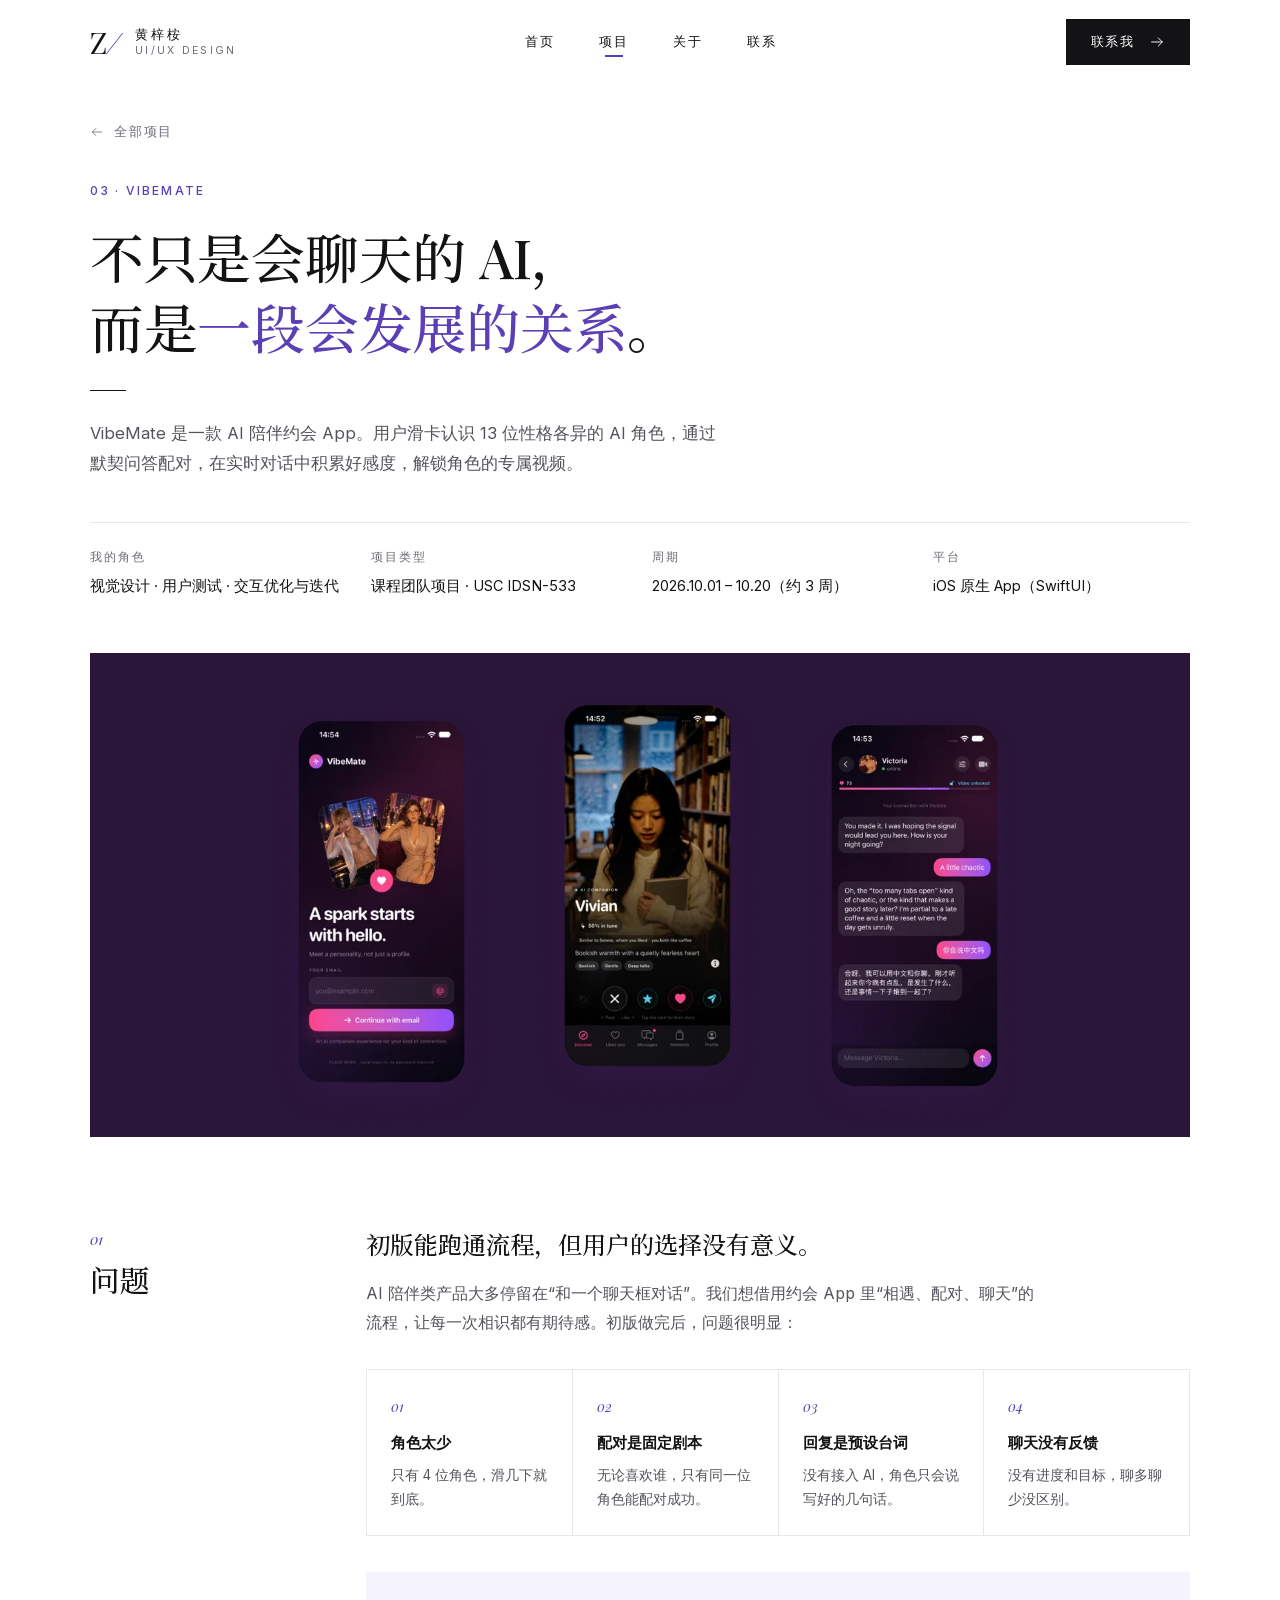
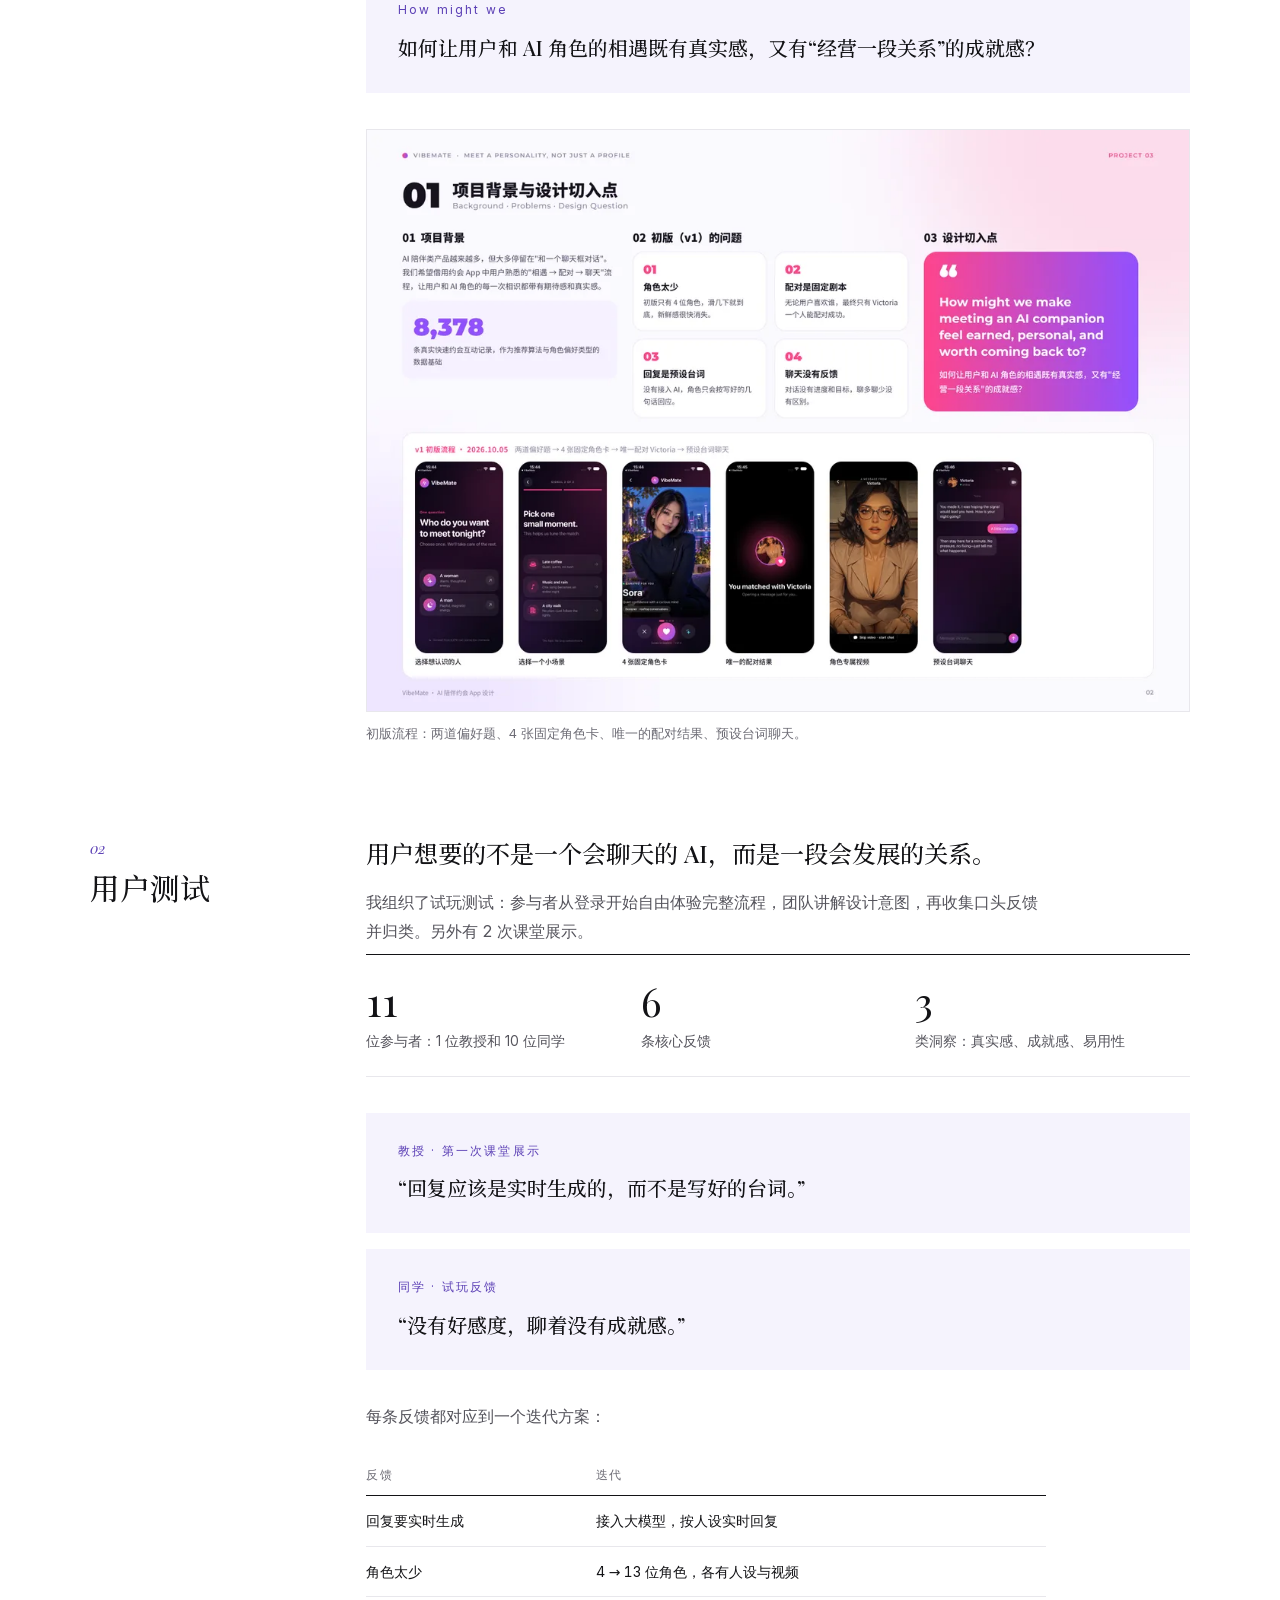
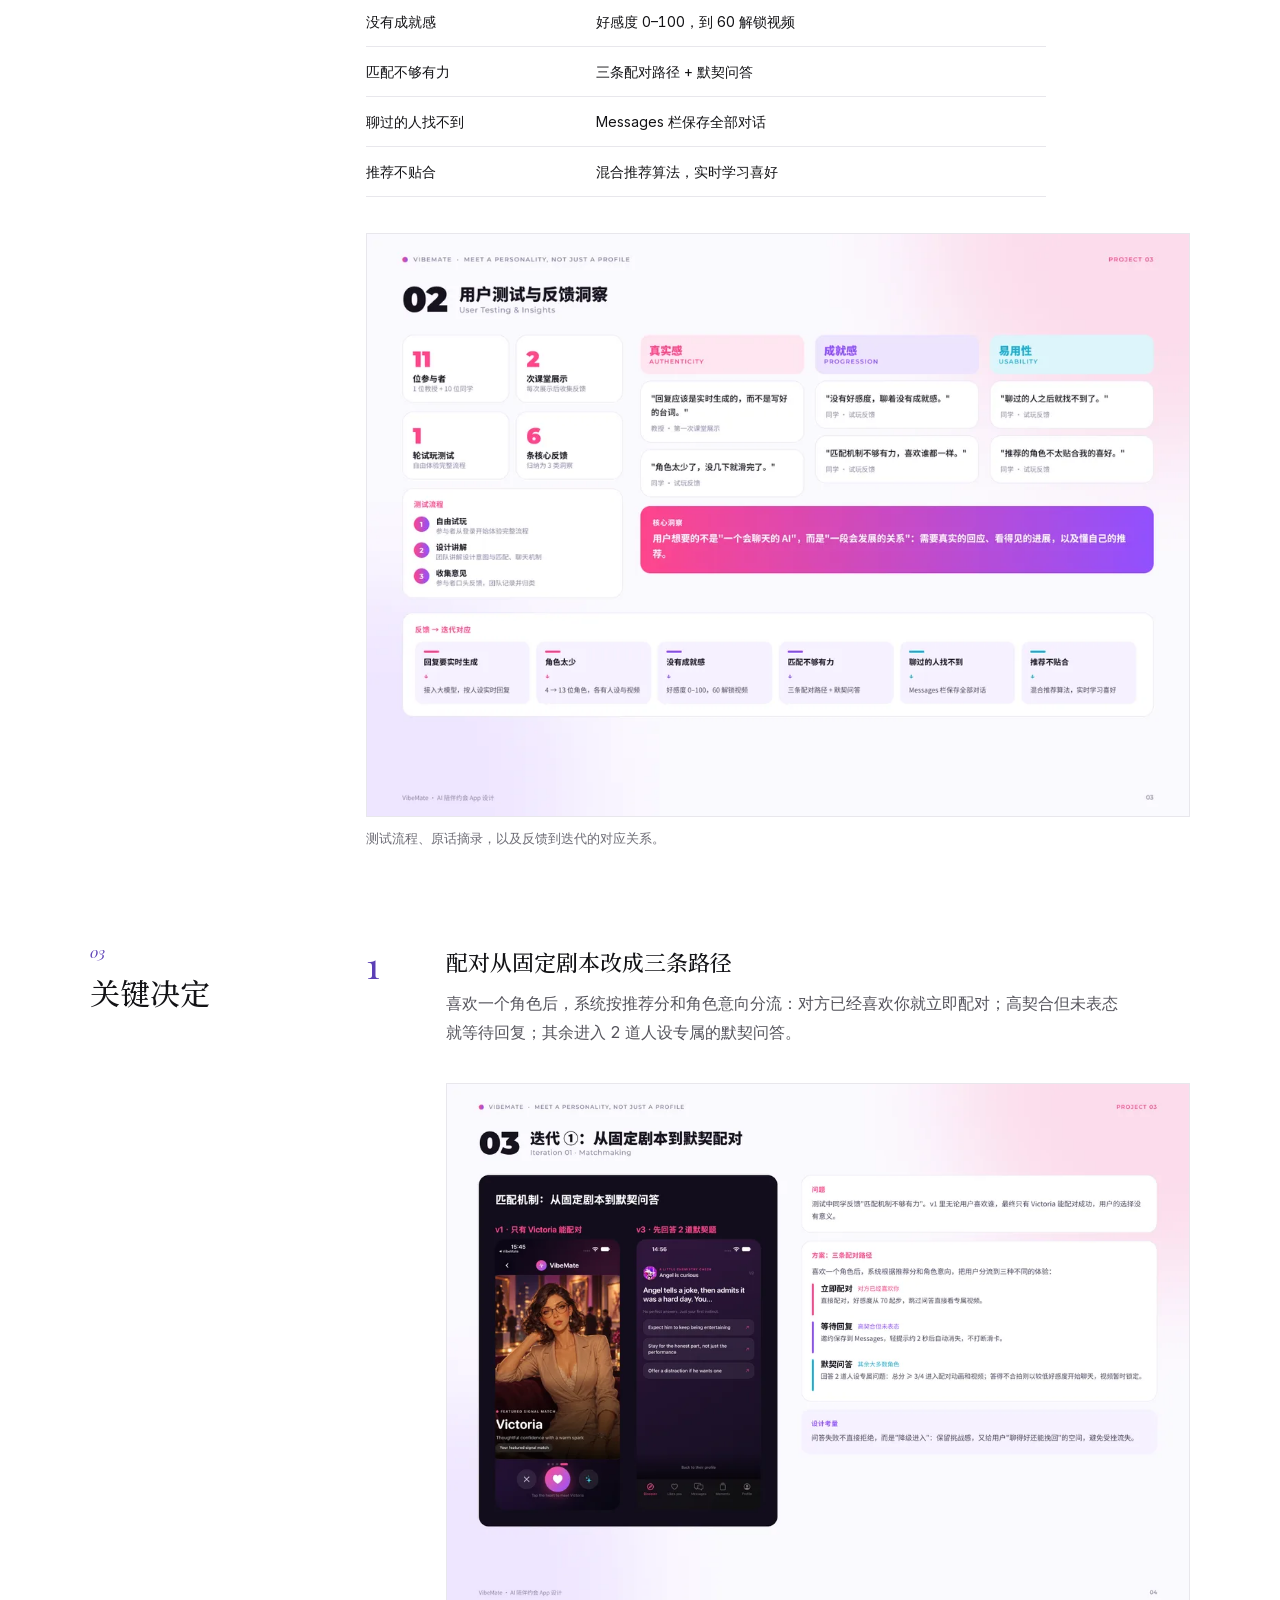
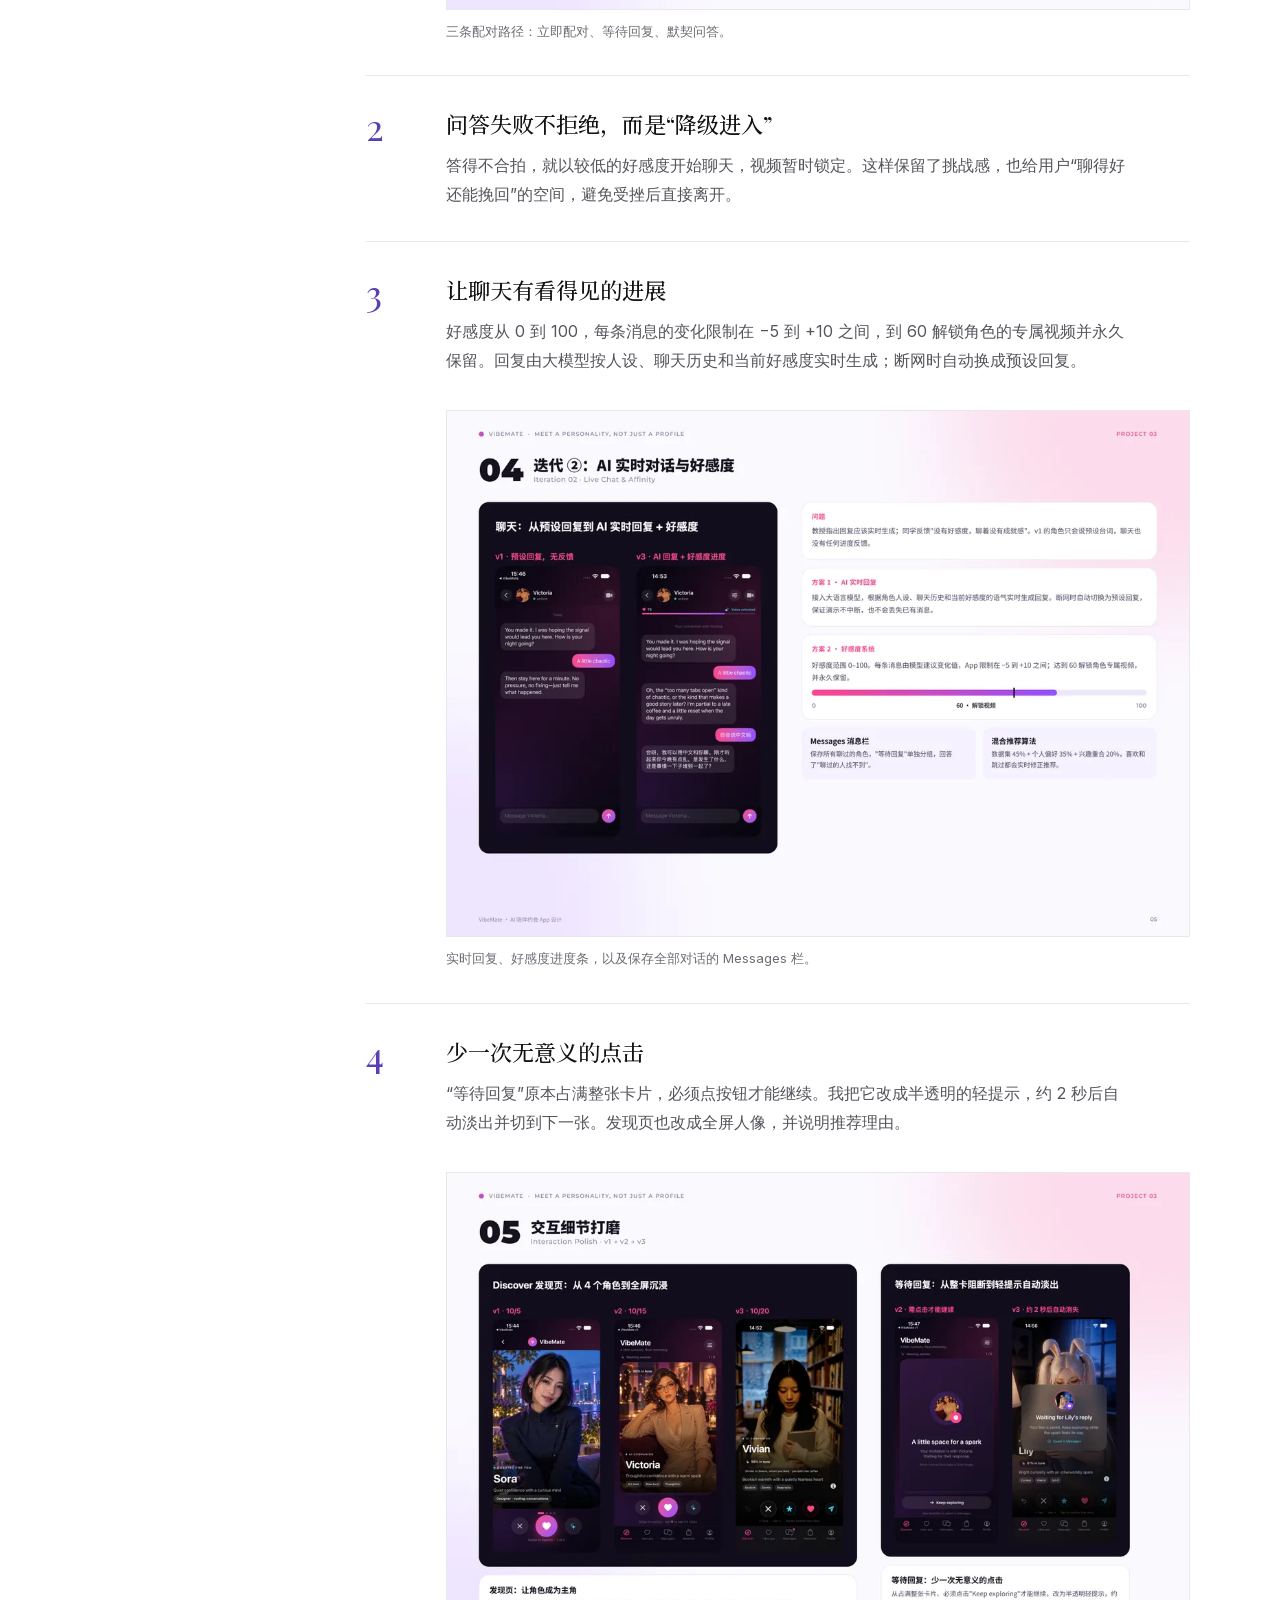
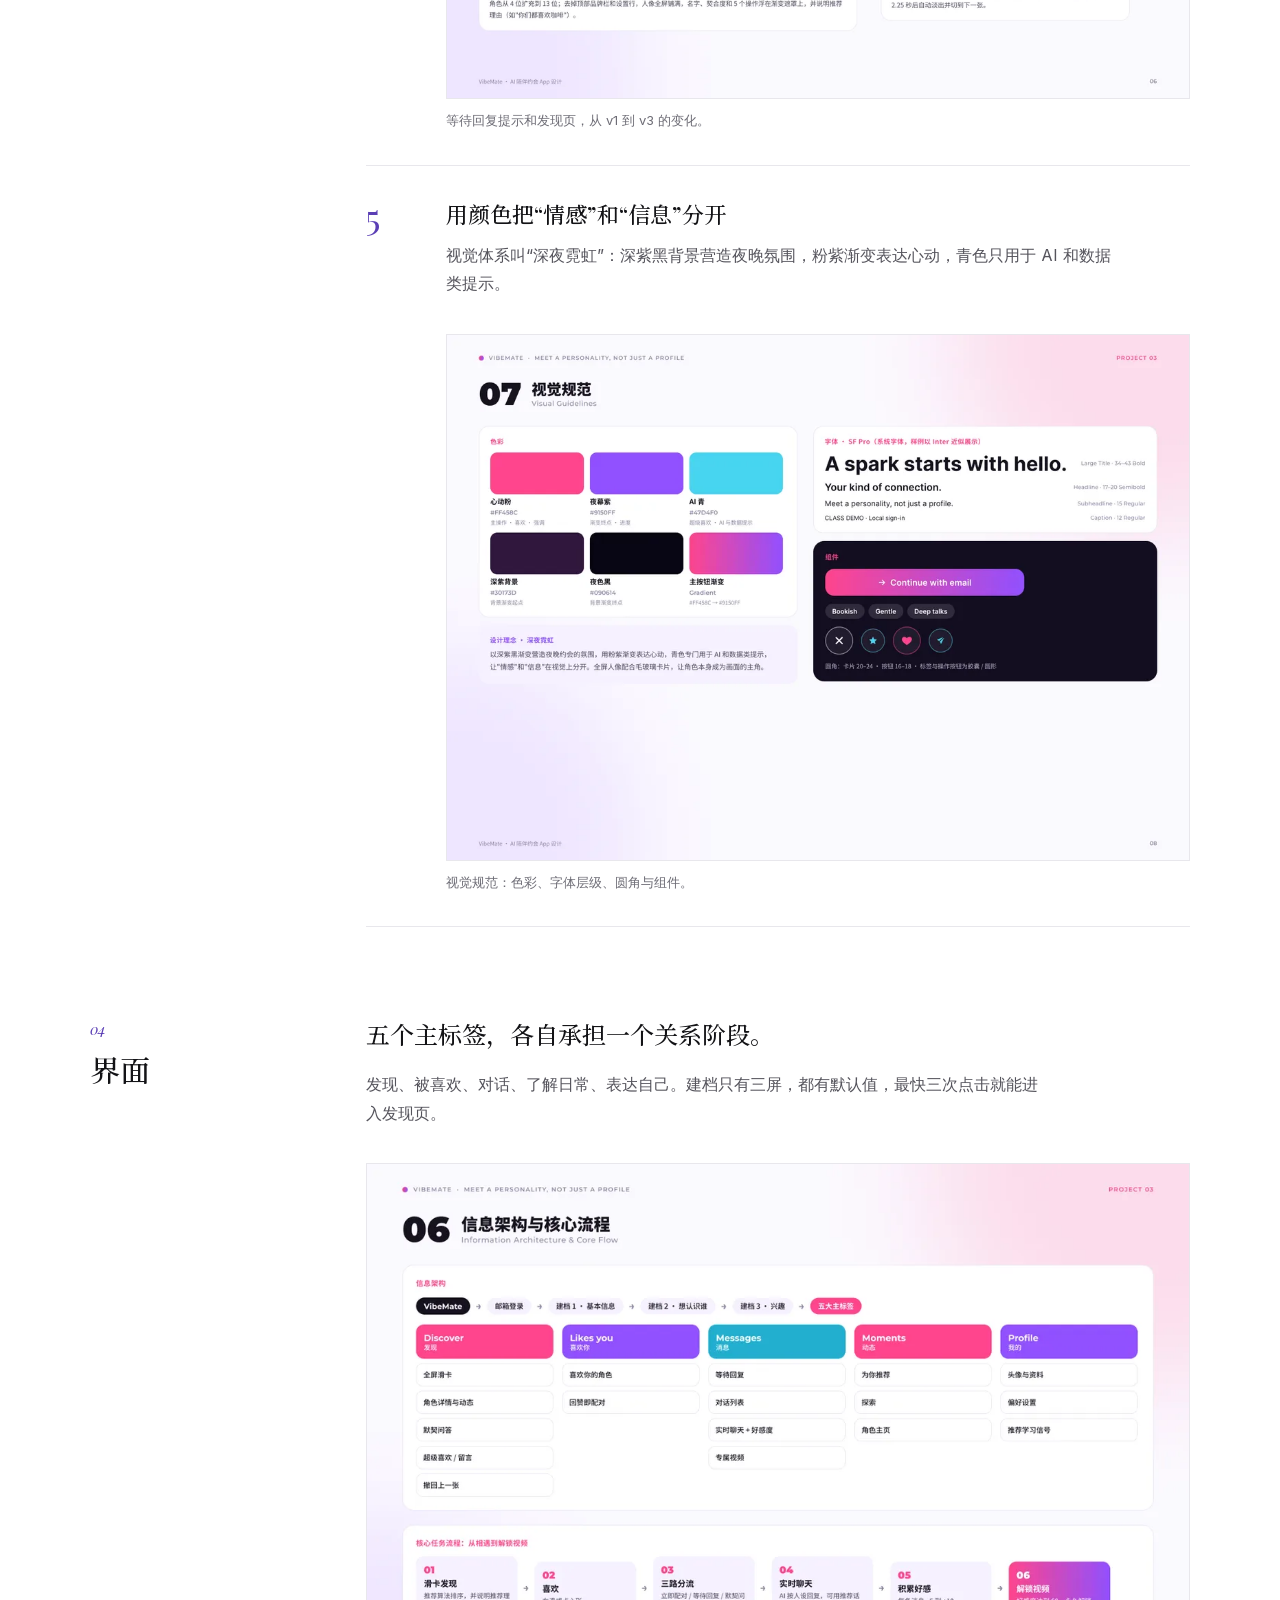
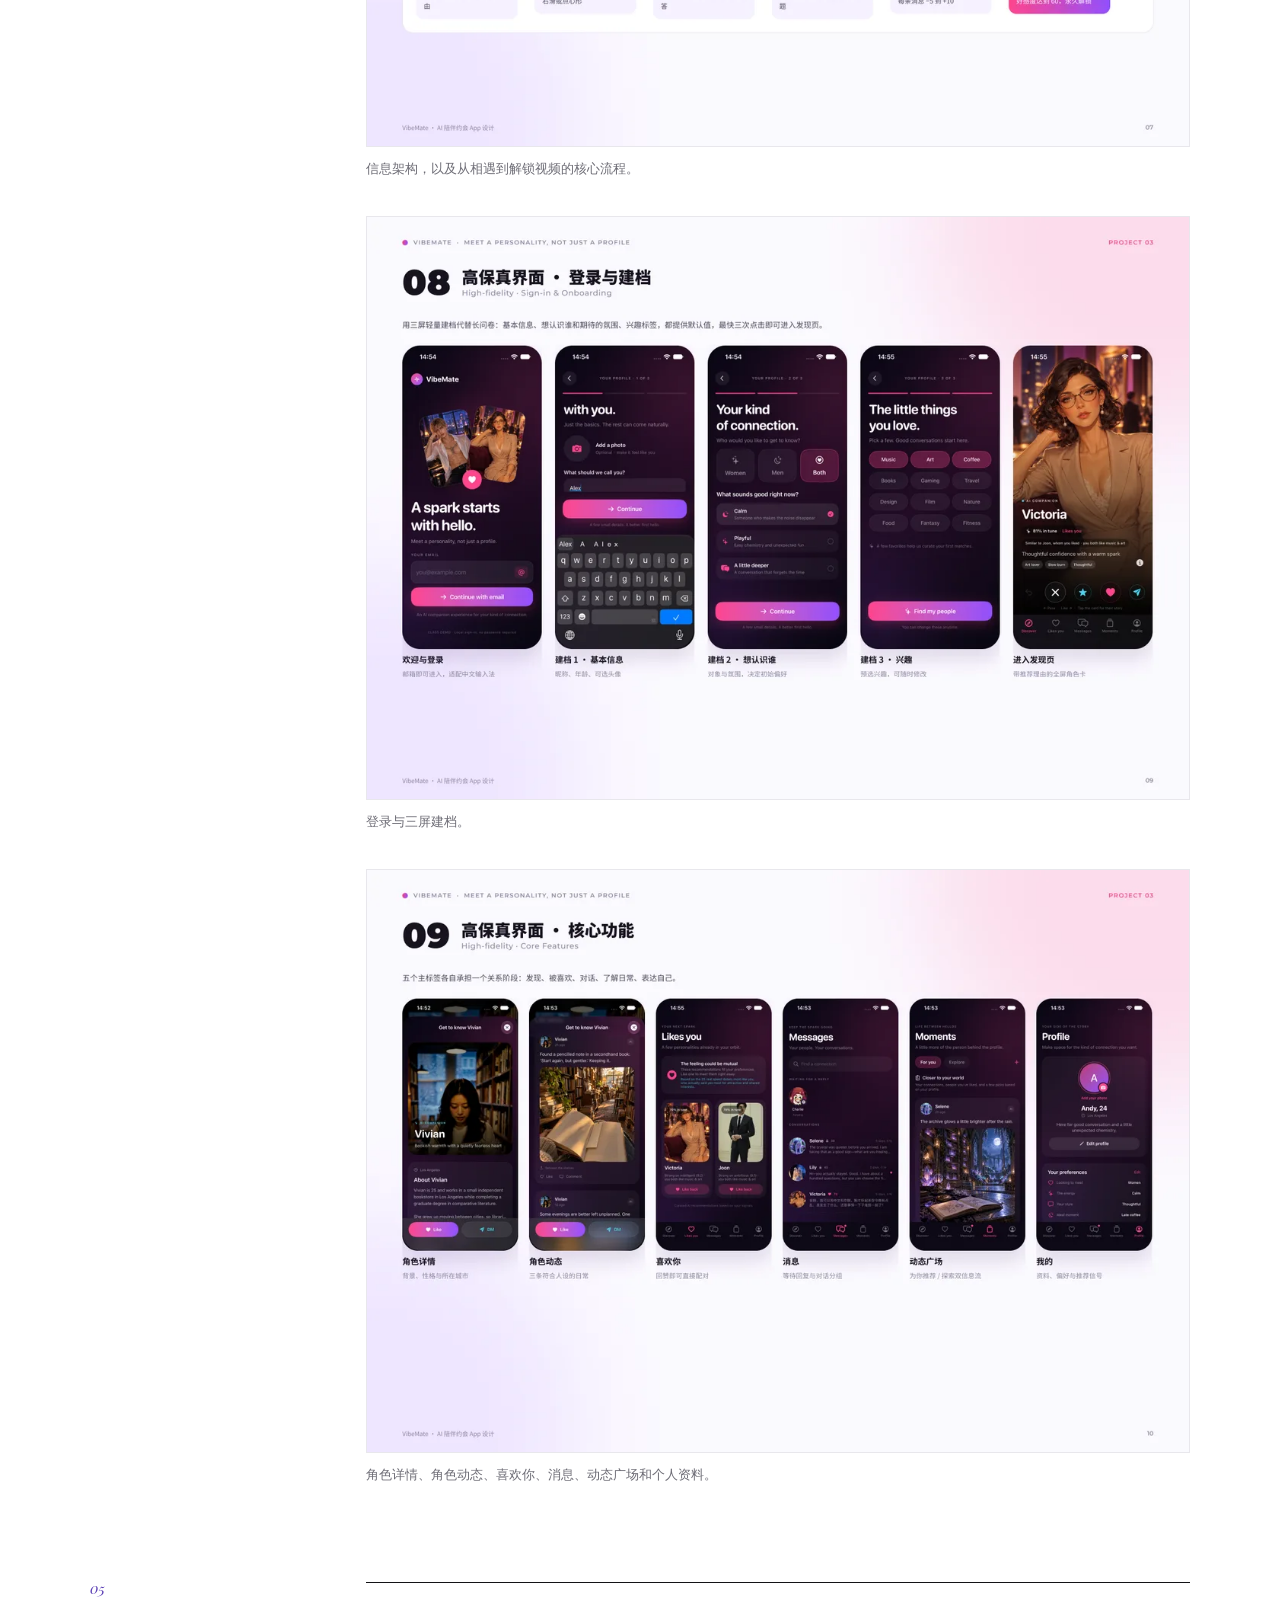
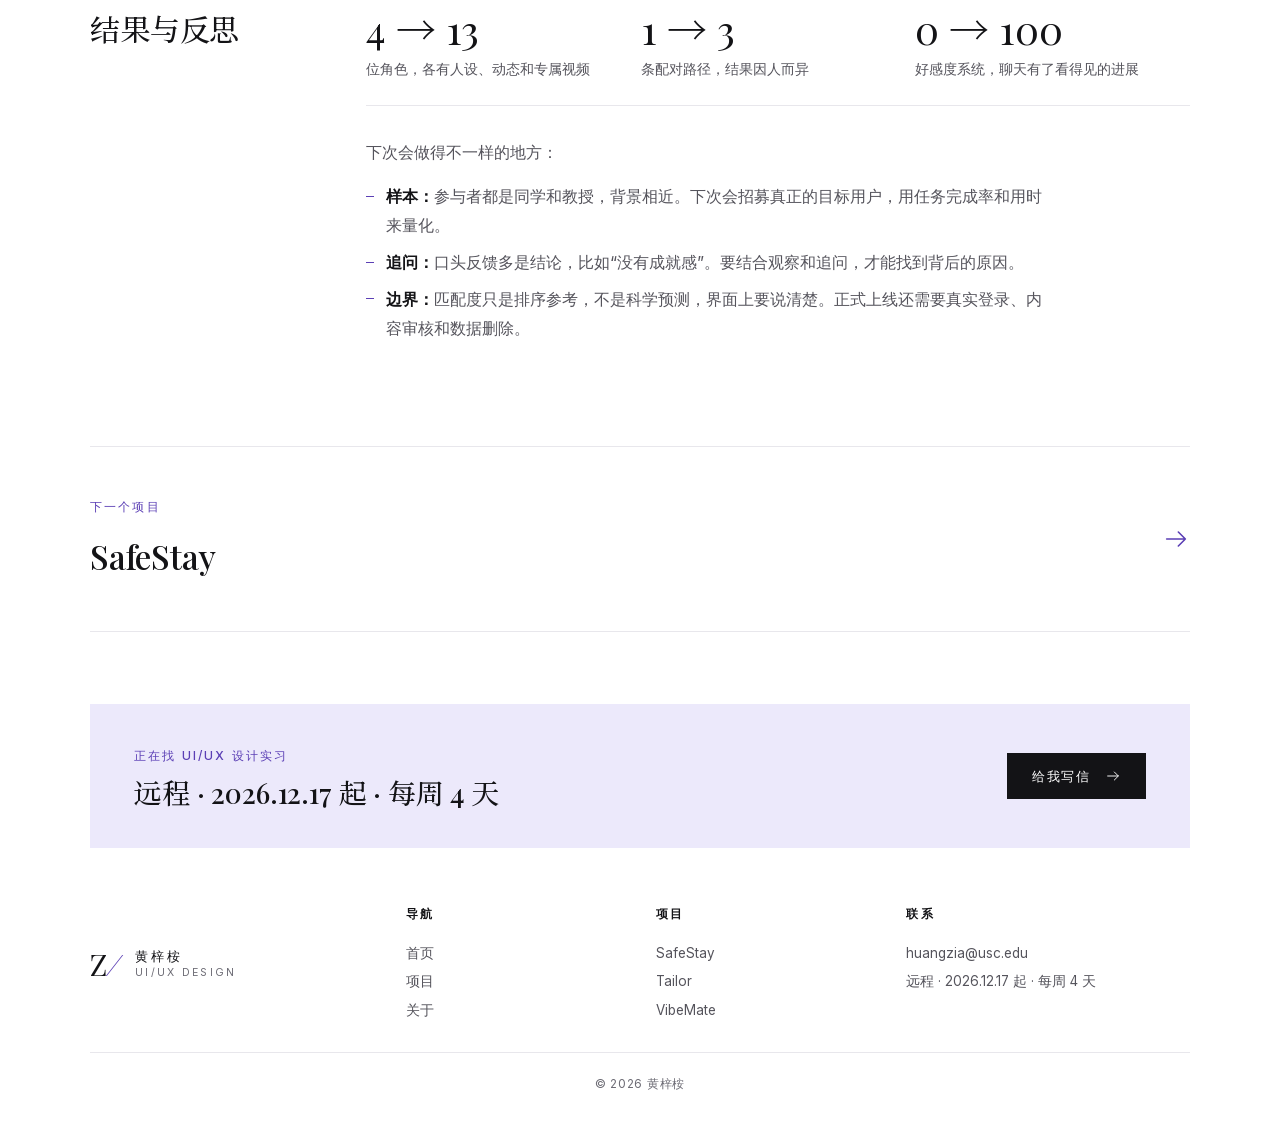
<file: work/vibemate/index.html>
<!DOCTYPE html><!--AnGToF6jt2T9eLWChHB8x--><html lang="zh-CN" class="__variable_d8ebd1 __variable_86297e __variable_8d15a0"><head><meta charSet="utf-8"/><meta name="viewport" content="width=device-width, initial-scale=1"/><link rel="preload" as="image" imageSrcSet="/work/vibemate/phone-welcome-160.webp 160w, /work/vibemate/phone-welcome-320.webp 320w, /work/vibemate/phone-welcome-640.webp 640w, /work/vibemate/phone-welcome-1080.webp 1080w, /work/vibemate/phone-welcome-1600.webp 1600w, /work/vibemate/phone-welcome-2160.webp 2160w" imageSizes="260px"/><link rel="preload" as="image" imageSrcSet="/work/vibemate/phone-discover-160.webp 160w, /work/vibemate/phone-discover-320.webp 320w, /work/vibemate/phone-discover-640.webp 640w, /work/vibemate/phone-discover-1080.webp 1080w, /work/vibemate/phone-discover-1600.webp 1600w, /work/vibemate/phone-discover-2160.webp 2160w" imageSizes="260px"/><link rel="preload" as="image" imageSrcSet="/work/vibemate/phone-chat-160.webp 160w, /work/vibemate/phone-chat-320.webp 320w, /work/vibemate/phone-chat-640.webp 640w, /work/vibemate/phone-chat-1080.webp 1080w, /work/vibemate/phone-chat-1600.webp 1600w, /work/vibemate/phone-chat-2160.webp 2160w" imageSizes="260px"/><link rel="stylesheet" href="/_next/static/css/d542ae8ead5b2409.css" data-precedence="next"/><link rel="stylesheet" href="/_next/static/css/9423d06c42803878.css" data-precedence="next"/><link rel="stylesheet" href="/_next/static/css/76a7afa6bd616d4c.css" data-precedence="next"/><link rel="preload" as="script" fetchPriority="low" href="/_next/static/chunks/webpack-f5f7829b514c7183.js"/><script src="/_next/static/chunks/4bd1b696-c023c6e3521b1417.js" async=""></script><script src="/_next/static/chunks/255-0e5ac6cd71b0e266.js" async=""></script><script src="/_next/static/chunks/main-app-a3b58b154484319e.js" async=""></script><script src="/_next/static/chunks/850-dabb37ecdc66f2bd.js" async=""></script><script src="/_next/static/chunks/app/work/vibemate/page-04648d83c7af722e.js" async=""></script><title>VibeMate · AI 陪伴约会 App</title><meta name="description" content="UI/UX 设计作品集：Tailor、SafeStay 等项目的案例研究。"/><link rel="icon" href="/icon.svg?45b522719eb47ba4" type="image/svg+xml" sizes="any"/><script src="/_next/static/chunks/polyfills-42372ed130431b0a.js" noModule=""></script></head><body><div hidden=""><!--$--><!--/$--></div><nav class="nav wrap" aria-label="主导航"><a class="brand" aria-label="回到首页" href="/"><span class="mark">Z<i>/</i></span><span class="who"><b>黄梓桉</b><span>UI/UX Design</span></span></a><ul><li><a href="/">首页</a></li><li><a aria-current="page" href="/#work">项目</a></li><li><a href="/#about">关于</a></li><li><a href="/#contact">联系</a></li></ul><a class="btn" href="mailto:huangzia@usc.edu">联系我 <svg viewBox="0 0 24 24" aria-hidden="true" fill="none" stroke="currentColor" stroke-width="1.4" stroke-linecap="round" stroke-linejoin="round"><path d="M4 12h16M14 6l6 6-6 6"></path></svg></a></nav><main><header class="chero wrap"><a class="crumb" href="/#work"><svg viewBox="0 0 24 24" aria-hidden="true" fill="none" stroke="currentColor" stroke-width="1.4" stroke-linecap="round" stroke-linejoin="round"><path d="M4 12h16M14 6l6 6-6 6"></path></svg> 全部项目</a><div style="margin-top:28px"><span class="label">03 · VibeMate</span><h1 class="serif">不只是会聊天的 AI，<br/>而是<span class="accent">一段会发展的关系</span>。</h1><div class="rule"></div><p class="sum">VibeMate 是一款 AI 陪伴约会 App。用户滑卡认识 13 位性格各异的 AI 角色，通过默契问答配对，在实时对话中积累好感度，解锁角色的专属视频。</p></div><dl class="meta"><div><dt>我的角色</dt><dd>视觉设计 · 用户测试 · 交互优化与迭代</dd></div><div><dt>项目类型</dt><dd>课程团队项目 · USC IDSN-533</dd></div><div><dt>周期</dt><dd>2026.10.01 – 10.20（约 3 周）</dd></div><div><dt>平台</dt><dd>iOS 原生 App（SwiftUI）</dd></div></dl><div class="cover phones" style="background:#2a1638"><img alt="VibeMate 欢迎与登录页" width="372" height="677" decoding="async" data-nimg="1" style="color:transparent" sizes="260px" srcSet="/work/vibemate/phone-welcome-160.webp 160w, /work/vibemate/phone-welcome-320.webp 320w, /work/vibemate/phone-welcome-640.webp 640w, /work/vibemate/phone-welcome-1080.webp 1080w, /work/vibemate/phone-welcome-1600.webp 1600w, /work/vibemate/phone-welcome-2160.webp 2160w" src="/work/vibemate/phone-welcome-2160.webp"/><img alt="VibeMate 发现页：全屏角色卡片" width="372" height="677" decoding="async" data-nimg="1" style="color:transparent" sizes="260px" srcSet="/work/vibemate/phone-discover-160.webp 160w, /work/vibemate/phone-discover-320.webp 320w, /work/vibemate/phone-discover-640.webp 640w, /work/vibemate/phone-discover-1080.webp 1080w, /work/vibemate/phone-discover-1600.webp 1600w, /work/vibemate/phone-discover-2160.webp 2160w" src="/work/vibemate/phone-discover-2160.webp"/><img alt="VibeMate 聊天页：对话与好感度进度" width="347" height="677" decoding="async" data-nimg="1" style="color:transparent" sizes="260px" srcSet="/work/vibemate/phone-chat-160.webp 160w, /work/vibemate/phone-chat-320.webp 320w, /work/vibemate/phone-chat-640.webp 640w, /work/vibemate/phone-chat-1080.webp 1080w, /work/vibemate/phone-chat-1600.webp 1600w, /work/vibemate/phone-chat-2160.webp 2160w" src="/work/vibemate/phone-chat-2160.webp"/></div></header><section class="block wrap"><header><span class="no">01</span><h2 class="serif">问题</h2></header><div><p class="lead">初版能跑通流程，但用户的选择没有意义。</p><p>AI 陪伴类产品大多停留在“和一个聊天框对话”。我们想借用约会 App 里“相遇、配对、聊天”的流程，让每一次相识都有期待感。初版做完后，问题很明显：</p><ul class="pains four"><li><i>01</i><b>角色太少</b><span>只有 4 位角色，滑几下就到底。</span></li><li><i>02</i><b>配对是固定剧本</b><span>无论喜欢谁，只有同一位角色能配对成功。</span></li><li><i>03</i><b>回复是预设台词</b><span>没有接入 AI，角色只会说写好的几句话。</span></li><li><i>04</i><b>聊天没有反馈</b><span>没有进度和目标，聊多聊少没区别。</span></li></ul><div class="quote"><small>How might we</small>如何让用户和 AI 角色的相遇既有真实感，又有“经营一段关系”的成就感？</div><figure class="fig"><a href="/work/vibemate/background.png" target="_blank" rel="noreferrer" aria-label="查看大图：项目背景与初版流程"><img alt="项目背景与初版流程" loading="lazy" width="1491" height="1055" decoding="async" data-nimg="1" style="color:transparent" sizes="(max-width: 980px) 100vw, 860px" srcSet="/work/vibemate/background-640.webp 640w, /work/vibemate/background-1080.webp 1080w, /work/vibemate/background-1600.webp 1600w, /work/vibemate/background-2160.webp 2160w" src="/work/vibemate/background-2160.webp"/></a><figcaption>初版流程：两道偏好题、4 张固定角色卡、唯一的配对结果、预设台词聊天。</figcaption></figure></div></section><section class="block wrap"><header><span class="no">02</span><h2 class="serif">用户测试</h2></header><div><p class="lead">用户想要的不是一个会聊天的 AI，而是一段会发展的关系。</p><p>我组织了试玩测试：参与者从登录开始自由体验完整流程，团队讲解设计意图，再收集口头反馈并归类。另外有 2 次课堂展示。</p><ul class="kpis"><li><b>11</b><span>位参与者：1 位教授和 10 位同学</span></li><li><b>6</b><span>条核心反馈</span></li><li><b>3</b><span>类洞察：真实感、成就感、易用性</span></li></ul><div class="quote"><small>教授 · 第一次课堂展示</small>“回复应该是实时生成的，而不是写好的台词。”</div><div class="quote" style="margin-top:16px"><small>同学 · 试玩反馈</small>“没有好感度，聊着没有成就感。”</div><p style="margin-top:32px">每条反馈都对应到一个迭代方案：</p><div class="tscroll"><table class="table"><thead><tr><th>反馈</th><th>迭代</th></tr></thead><tbody><tr><td>回复要实时生成</td><td>接入大模型，按人设实时回复</td></tr><tr><td>角色太少</td><td>4 → 13 位角色，各有人设与视频</td></tr><tr><td>没有成就感</td><td>好感度 0–100，到 60 解锁视频</td></tr><tr><td>匹配不够有力</td><td>三条配对路径 + 默契问答</td></tr><tr><td>聊过的人找不到</td><td>Messages 栏保存全部对话</td></tr><tr><td>推荐不贴合</td><td>混合推荐算法，实时学习喜好</td></tr></tbody></table></div><figure class="fig"><a href="/work/vibemate/testing.png" target="_blank" rel="noreferrer" aria-label="查看大图：用户测试与反馈洞察"><img alt="用户测试与反馈洞察" loading="lazy" width="1491" height="1055" decoding="async" data-nimg="1" style="color:transparent" sizes="(max-width: 980px) 100vw, 860px" srcSet="/work/vibemate/testing-640.webp 640w, /work/vibemate/testing-1080.webp 1080w, /work/vibemate/testing-1600.webp 1600w, /work/vibemate/testing-2160.webp 2160w" src="/work/vibemate/testing-2160.webp"/></a><figcaption>测试流程、原话摘录，以及反馈到迭代的对应关系。</figcaption></figure></div></section><section class="block wrap"><header><span class="no">03</span><h2 class="serif">关键决定</h2></header><div><ol class="decisions"><li><span class="n">1</span><div><h3>配对从固定剧本改成三条路径</h3><p>喜欢一个角色后，系统按推荐分和角色意向分流：对方已经喜欢你就立即配对；高契合但未表态就等待回复；其余进入 2 道人设专属的默契问答。</p><figure class="fig"><a href="/work/vibemate/matching.png" target="_blank" rel="noreferrer" aria-label="查看大图：迭代一：从固定剧本到默契配对"><img alt="迭代一：从固定剧本到默契配对" loading="lazy" width="1491" height="1055" decoding="async" data-nimg="1" style="color:transparent" sizes="(max-width: 980px) 100vw, 860px" srcSet="/work/vibemate/matching-640.webp 640w, /work/vibemate/matching-1080.webp 1080w, /work/vibemate/matching-1600.webp 1600w, /work/vibemate/matching-2160.webp 2160w" src="/work/vibemate/matching-2160.webp"/></a><figcaption>三条配对路径：立即配对、等待回复、默契问答。</figcaption></figure></div></li><li><span class="n">2</span><div><h3>问答失败不拒绝，而是“降级进入”</h3><p>答得不合拍，就以较低的好感度开始聊天，视频暂时锁定。这样保留了挑战感，也给用户“聊得好还能挽回”的空间，避免受挫后直接离开。</p></div></li><li><span class="n">3</span><div><h3>让聊天有看得见的进展</h3><p>好感度从 0 到 100，每条消息的变化限制在 −5 到 +10 之间，到 60 解锁角色的专属视频并永久保留。回复由大模型按人设、聊天历史和当前好感度实时生成；断网时自动换成预设回复。</p><figure class="fig"><a href="/work/vibemate/chat.png" target="_blank" rel="noreferrer" aria-label="查看大图：迭代二：AI 实时对话与好感度"><img alt="迭代二：AI 实时对话与好感度" loading="lazy" width="1491" height="1055" decoding="async" data-nimg="1" style="color:transparent" sizes="(max-width: 980px) 100vw, 860px" srcSet="/work/vibemate/chat-640.webp 640w, /work/vibemate/chat-1080.webp 1080w, /work/vibemate/chat-1600.webp 1600w, /work/vibemate/chat-2160.webp 2160w" src="/work/vibemate/chat-2160.webp"/></a><figcaption>实时回复、好感度进度条，以及保存全部对话的 Messages 栏。</figcaption></figure></div></li><li><span class="n">4</span><div><h3>少一次无意义的点击</h3><p>“等待回复”原本占满整张卡片，必须点按钮才能继续。我把它改成半透明的轻提示，约 2 秒后自动淡出并切到下一张。发现页也改成全屏人像，并说明推荐理由。</p><figure class="fig"><a href="/work/vibemate/polish.png" target="_blank" rel="noreferrer" aria-label="查看大图：交互细节打磨：v1 到 v3 的对比"><img alt="交互细节打磨：v1 到 v3 的对比" loading="lazy" width="1491" height="1055" decoding="async" data-nimg="1" style="color:transparent" sizes="(max-width: 980px) 100vw, 860px" srcSet="/work/vibemate/polish-640.webp 640w, /work/vibemate/polish-1080.webp 1080w, /work/vibemate/polish-1600.webp 1600w, /work/vibemate/polish-2160.webp 2160w" src="/work/vibemate/polish-2160.webp"/></a><figcaption>等待回复提示和发现页，从 v1 到 v3 的变化。</figcaption></figure></div></li><li><span class="n">5</span><div><h3>用颜色把“情感”和“信息”分开</h3><p>视觉体系叫“深夜霓虹”：深紫黑背景营造夜晚氛围，粉紫渐变表达心动，青色只用于 AI 和数据类提示。</p><figure class="fig"><a href="/work/vibemate/visual.png" target="_blank" rel="noreferrer" aria-label="查看大图：视觉规范：色彩、字体和圆角"><img alt="视觉规范：色彩、字体和圆角" loading="lazy" width="1491" height="1055" decoding="async" data-nimg="1" style="color:transparent" sizes="(max-width: 980px) 100vw, 860px" srcSet="/work/vibemate/visual-640.webp 640w, /work/vibemate/visual-1080.webp 1080w, /work/vibemate/visual-1600.webp 1600w, /work/vibemate/visual-2160.webp 2160w" src="/work/vibemate/visual-2160.webp"/></a><figcaption>视觉规范：色彩、字体层级、圆角与组件。</figcaption></figure></div></li></ol></div></section><section class="block wrap"><header><span class="no">04</span><h2 class="serif">界面</h2></header><div><p class="lead">五个主标签，各自承担一个关系阶段。</p><p>发现、被喜欢、对话、了解日常、表达自己。建档只有三屏，都有默认值，最快三次点击就能进入发现页。</p><figure class="fig"><a href="/work/vibemate/ia.png" target="_blank" rel="noreferrer" aria-label="查看大图：信息架构与核心流程"><img alt="信息架构与核心流程" loading="lazy" width="1491" height="1055" decoding="async" data-nimg="1" style="color:transparent" sizes="(max-width: 980px) 100vw, 860px" srcSet="/work/vibemate/ia-640.webp 640w, /work/vibemate/ia-1080.webp 1080w, /work/vibemate/ia-1600.webp 1600w, /work/vibemate/ia-2160.webp 2160w" src="/work/vibemate/ia-2160.webp"/></a><figcaption>信息架构，以及从相遇到解锁视频的核心流程。</figcaption></figure><figure class="fig"><a href="/work/vibemate/onboarding.png" target="_blank" rel="noreferrer" aria-label="查看大图：高保真界面：登录与建档"><img alt="高保真界面：登录与建档" loading="lazy" width="1491" height="1055" decoding="async" data-nimg="1" style="color:transparent" sizes="(max-width: 980px) 100vw, 860px" srcSet="/work/vibemate/onboarding-640.webp 640w, /work/vibemate/onboarding-1080.webp 1080w, /work/vibemate/onboarding-1600.webp 1600w, /work/vibemate/onboarding-2160.webp 2160w" src="/work/vibemate/onboarding-2160.webp"/></a><figcaption>登录与三屏建档。</figcaption></figure><figure class="fig"><a href="/work/vibemate/features.png" target="_blank" rel="noreferrer" aria-label="查看大图：高保真界面：核心功能"><img alt="高保真界面：核心功能" loading="lazy" width="1491" height="1055" decoding="async" data-nimg="1" style="color:transparent" sizes="(max-width: 980px) 100vw, 860px" srcSet="/work/vibemate/features-640.webp 640w, /work/vibemate/features-1080.webp 1080w, /work/vibemate/features-1600.webp 1600w, /work/vibemate/features-2160.webp 2160w" src="/work/vibemate/features-2160.webp"/></a><figcaption>角色详情、角色动态、喜欢你、消息、动态广场和个人资料。</figcaption></figure></div></section><section class="block wrap"><header><span class="no">05</span><h2 class="serif">结果与反思</h2></header><div><ul class="kpis"><li><b>4 → 13</b><span>位角色，各有人设、动态和专属视频</span></li><li><b>1 → 3</b><span>条配对路径，结果因人而异</span></li><li><b>0 → 100</b><span>好感度系统，聊天有了看得见的进展</span></li></ul><p style="margin-top:32px">下次会做得不一样的地方：</p><ul class="plain"><li><b>样本：</b>参与者都是同学和教授，背景相近。下次会招募真正的目标用户，用任务完成率和用时来量化。</li><li><b>追问：</b>口头反馈多是结论，比如“没有成就感”。要结合观察和追问，才能找到背后的原因。</li><li><b>边界：</b>匹配度只是排序参考，不是科学预测，界面上要说清楚。正式上线还需要真实登录、内容审核和数据删除。</li></ul></div></section><div class="wrap"><a class="next" href="/work/safestay/"><div><span class="label">下一个项目</span><h2 class="serif">SafeStay</h2></div><svg viewBox="0 0 24 24" aria-hidden="true" fill="none" stroke="currentColor" stroke-width="1.4" stroke-linecap="round" stroke-linejoin="round"><path d="M4 12h16M14 6l6 6-6 6"></path></svg></a></div></main><footer class="wrap" id="contact"><div class="band"><div><span class="label">正在找 UI/UX 设计实习</span><h2 class="serif">远程 · 2026.12.17 起 · 每周 4 天</h2></div><a class="btn" href="mailto:huangzia@usc.edu">给我写信 <svg viewBox="0 0 24 24" aria-hidden="true" fill="none" stroke="currentColor" stroke-width="1.4" stroke-linecap="round" stroke-linejoin="round"><path d="M4 12h16M14 6l6 6-6 6"></path></svg></a></div><div class="foot"><div class="brand"><span class="mark">Z<i>/</i></span><span class="who"><b>黄梓桉</b><span>UI/UX Design</span></span></div><div><h4>导航</h4><ul><li><a href="/">首页</a></li><li><a href="/#work">项目</a></li><li><a href="/#about">关于</a></li></ul></div><div><h4>项目</h4><ul><li><a href="/work/safestay/">SafeStay</a></li><li><a href="/work/tailor/">Tailor</a></li><li><a href="/work/vibemate/">VibeMate</a></li></ul></div><div><h4>联系</h4><ul><li><a href="mailto:huangzia@usc.edu">huangzia@usc.edu</a></li><li>远程 · 2026.12.17 起 · 每周 4 天</li></ul></div></div><p class="copy">© 2026 <!-- -->黄梓桉</p></footer><!--$--><!--/$--><script src="/_next/static/chunks/webpack-f5f7829b514c7183.js" id="_R_" async=""></script><script>(self.__next_f=self.__next_f||[]).push([0])</script><script>self.__next_f.push([1,"1:\"$Sreact.fragment\"\n2:I[9766,[],\"\"]\n3:I[8924,[],\"\"]\n4:I[2619,[\"850\",\"static/chunks/850-dabb37ecdc66f2bd.js\",\"450\",\"static/chunks/app/work/vibemate/page-04648d83c7af722e.js\"],\"\"]\n10:I[7150,[],\"\"]\n:HL[\"/_next/static/css/d542ae8ead5b2409.css\",\"style\"]\n:HL[\"/_next/static/css/9423d06c42803878.css\",\"style\"]\n:HL[\"/_next/static/css/76a7afa6bd616d4c.css\",\"style\"]\n"])</script><script>self.__next_f.push([1,"0:{\"P\":null,\"b\":\"AnGToF6jt2T9eLWChHB8x\",\"p\":\"\",\"c\":[\"\",\"work\",\"vibemate\",\"\"],\"i\":false,\"f\":[[[\"\",{\"children\":[\"work\",{\"children\":[\"vibemate\",{\"children\":[\"__PAGE__\",{}]}]}]},\"$undefined\",\"$undefined\",true],[\"\",[\"$\",\"$1\",\"c\",{\"children\":[[[\"$\",\"link\",\"0\",{\"rel\":\"stylesheet\",\"href\":\"/_next/static/css/d542ae8ead5b2409.css\",\"precedence\":\"next\",\"crossOrigin\":\"$undefined\",\"nonce\":\"$undefined\"}],[\"$\",\"link\",\"1\",{\"rel\":\"stylesheet\",\"href\":\"/_next/static/css/9423d06c42803878.css\",\"precedence\":\"next\",\"crossOrigin\":\"$undefined\",\"nonce\":\"$undefined\"}],[\"$\",\"link\",\"2\",{\"rel\":\"stylesheet\",\"href\":\"/_next/static/css/76a7afa6bd616d4c.css\",\"precedence\":\"next\",\"crossOrigin\":\"$undefined\",\"nonce\":\"$undefined\"}]],[\"$\",\"html\",null,{\"lang\":\"zh-CN\",\"className\":\"__variable_d8ebd1 __variable_86297e __variable_8d15a0\",\"children\":[\"$\",\"body\",null,{\"children\":[\"$\",\"$L2\",null,{\"parallelRouterKey\":\"children\",\"error\":\"$undefined\",\"errorStyles\":\"$undefined\",\"errorScripts\":\"$undefined\",\"template\":[\"$\",\"$L3\",null,{}],\"templateStyles\":\"$undefined\",\"templateScripts\":\"$undefined\",\"notFound\":[[[\"$\",\"title\",null,{\"children\":\"404: This page could not be found.\"}],[\"$\",\"div\",null,{\"style\":{\"fontFamily\":\"system-ui,\\\"Segoe UI\\\",Roboto,Helvetica,Arial,sans-serif,\\\"Apple Color Emoji\\\",\\\"Segoe UI Emoji\\\"\",\"height\":\"100vh\",\"textAlign\":\"center\",\"display\":\"flex\",\"flexDirection\":\"column\",\"alignItems\":\"center\",\"justifyContent\":\"center\"},\"children\":[\"$\",\"div\",null,{\"children\":[[\"$\",\"style\",null,{\"dangerouslySetInnerHTML\":{\"__html\":\"body{color:#000;background:#fff;margin:0}.next-error-h1{border-right:1px solid rgba(0,0,0,.3)}@media (prefers-color-scheme:dark){body{color:#fff;background:#000}.next-error-h1{border-right:1px solid rgba(255,255,255,.3)}}\"}}],[\"$\",\"h1\",null,{\"className\":\"next-error-h1\",\"style\":{\"display\":\"inline-block\",\"margin\":\"0 20px 0 0\",\"padding\":\"0 23px 0 0\",\"fontSize\":24,\"fontWeight\":500,\"verticalAlign\":\"top\",\"lineHeight\":\"49px\"},\"children\":404}],[\"$\",\"div\",null,{\"style\":{\"display\":\"inline-block\"},\"children\":[\"$\",\"h2\",null,{\"style\":{\"fontSize\":14,\"fontWeight\":400,\"lineHeight\":\"49px\",\"margin\":0},\"children\":\"This page could not be found.\"}]}]]}]}]],[]],\"forbidden\":\"$undefined\",\"unauthorized\":\"$undefined\"}]}]}]]}],{\"children\":[\"work\",[\"$\",\"$1\",\"c\",{\"children\":[null,[\"$\",\"$L2\",null,{\"parallelRouterKey\":\"children\",\"error\":\"$undefined\",\"errorStyles\":\"$undefined\",\"errorScripts\":\"$undefined\",\"template\":[\"$\",\"$L3\",null,{}],\"templateStyles\":\"$undefined\",\"templateScripts\":\"$undefined\",\"notFound\":\"$undefined\",\"forbidden\":\"$undefined\",\"unauthorized\":\"$undefined\"}]]}],{\"children\":[\"vibemate\",[\"$\",\"$1\",\"c\",{\"children\":[null,[\"$\",\"$L2\",null,{\"parallelRouterKey\":\"children\",\"error\":\"$undefined\",\"errorStyles\":\"$undefined\",\"errorScripts\":\"$undefined\",\"template\":[\"$\",\"$L3\",null,{}],\"templateStyles\":\"$undefined\",\"templateScripts\":\"$undefined\",\"notFound\":\"$undefined\",\"forbidden\":\"$undefined\",\"unauthorized\":\"$undefined\"}]]}],{\"children\":[\"__PAGE__\",[\"$\",\"$1\",\"c\",{\"children\":[[[\"$\",\"nav\",null,{\"className\":\"nav wrap\",\"aria-label\":\"主导航\",\"children\":[[\"$\",\"$L4\",null,{\"href\":\"/\",\"className\":\"brand\",\"aria-label\":\"回到首页\",\"children\":[[\"$\",\"span\",null,{\"className\":\"mark\",\"children\":[\"Z\",[\"$\",\"i\",null,{\"children\":\"/\"}]]}],[\"$\",\"span\",null,{\"className\":\"who\",\"children\":[[\"$\",\"b\",null,{\"children\":\"黄梓桉\"}],[\"$\",\"span\",null,{\"children\":\"UI/UX Design\"}]]}]]}],[\"$\",\"ul\",null,{\"children\":[[\"$\",\"li\",null,{\"children\":[\"$\",\"$L4\",null,{\"href\":\"/\",\"aria-current\":\"$undefined\",\"children\":\"首页\"}]}],[\"$\",\"li\",null,{\"children\":[\"$\",\"$L4\",null,{\"href\":\"/#work\",\"aria-current\":\"page\",\"children\":\"项目\"}]}],[\"$\",\"li\",null,{\"children\":[\"$\",\"$L4\",null,{\"href\":\"/#about\",\"children\":\"关于\"}]}],[\"$\",\"li\",null,{\"children\":[\"$\",\"$L4\",null,{\"href\":\"/#contact\",\"children\":\"联系\"}]}]]}],[\"$\",\"a\",null,{\"className\":\"btn\",\"href\":\"mailto:huangzia@usc.edu\",\"children\":[\"联系我 \",[\"$\",\"svg\",null,{\"viewBox\":\"0 0 24 24\",\"aria-hidden\":\"true\",\"fill\":\"none\",\"stroke\":\"currentColor\",\"strokeWidth\":1.4,\"strokeLinecap\":\"round\",\"strokeLinejoin\":\"round\",\"children\":[\"$\",\"path\",null,{\"d\":\"M4 12h16M14 6l6 6-6 6\"}]}]]}]]}],[\"$\",\"main\",null,{\"children\":[[\"$\",\"header\",null,{\"className\":\"chero wrap\",\"children\":[[\"$\",\"$L4\",null,{\"href\":\"/#work\",\"className\":\"crumb\",\"children\":[[\"$\",\"svg\",null,{\"viewBox\":\"0 0 24 24\",\"aria-hidden\":\"true\",\"fill\":\"none\",\"stroke\":\"currentColor\",\"strokeWidth\":1.4,\"strokeLinecap\":\"round\",\"strokeLinejoin\":\"round\",\"children\":[\"$\",\"path\",null,{\"d\":\"M4 12h16M14 6l6 6-6 6\"}]}],\" 全部项目\"]}],[\"$\",\"div\",null,{\"style\":{\"marginTop\":28},\"children\":[[\"$\",\"span\",null,{\"className\":\"label\",\"children\":\"03 · VibeMate\"}],[\"$\",\"h1\",null,{\"className\":\"serif\",\"children\":[\"不只是会聊天的 AI，\",[\"$\",\"br\",null,{}],\"而是\",[\"$\",\"span\",null,{\"className\":\"accent\",\"children\":\"一段会发展的关系\"}],\"。\"]}],[\"$\",\"div\",null,{\"className\":\"rule\"}],[\"$\",\"p\",null,{\"className\":\"sum\",\"children\":\"VibeMate 是一款 AI 陪伴约会 App。用户滑卡认识 13 位性格各异的 AI 角色，通过默契问答配对，在实时对话中积累好感度，解锁角色的专属视频。\"}]]}],[\"$\",\"dl\",null,{\"className\":\"meta\",\"children\":[[\"$\",\"div\",null,{\"children\":[[\"$\",\"dt\",null,{\"children\":\"我的角色\"}],[\"$\",\"dd\",null,{\"children\":\"视觉设计 · 用户测试 · 交互优化与迭代\"}]]}],[\"$\",\"div\",null,{\"children\":[[\"$\",\"dt\",null,{\"children\":\"项目类型\"}],[\"$\",\"dd\",null,{\"children\":\"课程团队项目 · USC IDSN-533\"}]]}],[\"$\",\"div\",null,{\"children\":[[\"$\",\"dt\",null,{\"children\":\"周期\"}],[\"$\",\"dd\",null,{\"children\":\"2026.10.01 – 10.20（约 3 周）\"}]]}],\"$L5\"]}],\"$L6\"]}],\"$L7\",\"$L8\",\"$L9\",\"$La\",\"$Lb\",\"$Lc\"]}],\"$Ld\"],null,\"$Le\"]}],{},null,false]},null,false]},null,false]},null,false],\"$Lf\",false]],\"m\":\"$undefined\",\"G\":[\"$10\",[]],\"s\":false,\"S\":true}\n"])</script><script>self.__next_f.push([1,"11:I[1356,[\"850\",\"static/chunks/850-dabb37ecdc66f2bd.js\",\"450\",\"static/chunks/app/work/vibemate/page-04648d83c7af722e.js\"],\"Image\"]\n12:I[4431,[],\"OutletBoundary\"]\n14:I[5278,[],\"AsyncMetadataOutlet\"]\n16:I[4431,[],\"ViewportBoundary\"]\n18:I[4431,[],\"MetadataBoundary\"]\n19:\"$Sreact.suspense\"\n5:[\"$\",\"div\",null,{\"children\":[[\"$\",\"dt\",null,{\"children\":\"平台\"}],[\"$\",\"dd\",null,{\"children\":\"iOS 原生 App（SwiftUI）\"}]]}]\n6:[\"$\",\"div\",null,{\"className\":\"cover phones\",\"style\":{\"background\":\"#2a1638\"},\"children\":[[\"$\",\"$L11\",null,{\"src\":\"/work/vibemate/phone-welcome.png\",\"width\":372,\"height\":677,\"alt\":\"VibeMate 欢迎与登录页\",\"priority\":true,\"sizes\":\"260px\"}],[\"$\",\"$L11\",null,{\"src\":\"/work/vibemate/phone-discover.png\",\"width\":372,\"height\":677,\"alt\":\"VibeMate 发现页：全屏角色卡片\",\"priority\":true,\"sizes\":\"260px\"}],[\"$\",\"$L11\",null,{\"src\":\"/work/vibemate/phone-chat.png\",\"width\":347,\"height\":677,\"alt\":\"VibeMate 聊天页：对话与好感度进度\",\"priority\":true,\"sizes\":\"260px\"}]]}]\n"])</script><script>self.__next_f.push([1,"7:[\"$\",\"section\",null,{\"className\":\"block wrap\",\"children\":[[\"$\",\"header\",null,{\"children\":[[\"$\",\"span\",null,{\"className\":\"no\",\"children\":\"01\"}],[\"$\",\"h2\",null,{\"className\":\"serif\",\"children\":\"问题\"}]]}],[\"$\",\"div\",null,{\"children\":[[\"$\",\"p\",null,{\"className\":\"lead\",\"children\":\"初版能跑通流程，但用户的选择没有意义。\"}],[\"$\",\"p\",null,{\"children\":\"AI 陪伴类产品大多停留在“和一个聊天框对话”。我们想借用约会 App 里“相遇、配对、聊天”的流程，让每一次相识都有期待感。初版做完后，问题很明显：\"}],[\"$\",\"ul\",null,{\"className\":\"pains four\",\"children\":[[\"$\",\"li\",\"角色太少\",{\"children\":[[\"$\",\"i\",null,{\"children\":\"01\"}],[\"$\",\"b\",null,{\"children\":\"角色太少\"}],[\"$\",\"span\",null,{\"children\":\"只有 4 位角色，滑几下就到底。\"}]]}],[\"$\",\"li\",\"配对是固定剧本\",{\"children\":[[\"$\",\"i\",null,{\"children\":\"02\"}],[\"$\",\"b\",null,{\"children\":\"配对是固定剧本\"}],[\"$\",\"span\",null,{\"children\":\"无论喜欢谁，只有同一位角色能配对成功。\"}]]}],[\"$\",\"li\",\"回复是预设台词\",{\"children\":[[\"$\",\"i\",null,{\"children\":\"03\"}],[\"$\",\"b\",null,{\"children\":\"回复是预设台词\"}],[\"$\",\"span\",null,{\"children\":\"没有接入 AI，角色只会说写好的几句话。\"}]]}],[\"$\",\"li\",\"聊天没有反馈\",{\"children\":[[\"$\",\"i\",null,{\"children\":\"04\"}],[\"$\",\"b\",null,{\"children\":\"聊天没有反馈\"}],[\"$\",\"span\",null,{\"children\":\"没有进度和目标，聊多聊少没区别。\"}]]}]]}],[\"$\",\"div\",null,{\"className\":\"quote\",\"children\":[[\"$\",\"small\",null,{\"children\":\"How might we\"}],\"如何让用户和 AI 角色的相遇既有真实感，又有“经营一段关系”的成就感？\"]}],[\"$\",\"figure\",null,{\"className\":\"fig\",\"children\":[[\"$\",\"a\",null,{\"href\":\"/work/vibemate/background.png\",\"target\":\"_blank\",\"rel\":\"noreferrer\",\"aria-label\":\"查看大图：项目背景与初版流程\",\"children\":[\"$\",\"$L11\",null,{\"src\":\"/work/vibemate/background.png\",\"width\":1491,\"height\":1055,\"alt\":\"项目背景与初版流程\",\"sizes\":\"(max-width: 980px) 100vw, 860px\"}]}],[\"$\",\"figcaption\",null,{\"children\":\"初版流程：两道偏好题、4 张固定角色卡、唯一的配对结果、预设台词聊天。\"}]]}]]}]]}]\n"])</script><script>self.__next_f.push([1,"8:[\"$\",\"section\",null,{\"className\":\"block wrap\",\"children\":[[\"$\",\"header\",null,{\"children\":[[\"$\",\"span\",null,{\"className\":\"no\",\"children\":\"02\"}],[\"$\",\"h2\",null,{\"className\":\"serif\",\"children\":\"用户测试\"}]]}],[\"$\",\"div\",null,{\"children\":[[\"$\",\"p\",null,{\"className\":\"lead\",\"children\":\"用户想要的不是一个会聊天的 AI，而是一段会发展的关系。\"}],[\"$\",\"p\",null,{\"children\":\"我组织了试玩测试：参与者从登录开始自由体验完整流程，团队讲解设计意图，再收集口头反馈并归类。另外有 2 次课堂展示。\"}],[\"$\",\"ul\",null,{\"className\":\"kpis\",\"children\":[[\"$\",\"li\",null,{\"children\":[[\"$\",\"b\",null,{\"children\":\"11\"}],[\"$\",\"span\",null,{\"children\":\"位参与者：1 位教授和 10 位同学\"}]]}],[\"$\",\"li\",null,{\"children\":[[\"$\",\"b\",null,{\"children\":\"6\"}],[\"$\",\"span\",null,{\"children\":\"条核心反馈\"}]]}],[\"$\",\"li\",null,{\"children\":[[\"$\",\"b\",null,{\"children\":\"3\"}],[\"$\",\"span\",null,{\"children\":\"类洞察：真实感、成就感、易用性\"}]]}]]}],[\"$\",\"div\",null,{\"className\":\"quote\",\"children\":[[\"$\",\"small\",null,{\"children\":\"教授 · 第一次课堂展示\"}],\"“回复应该是实时生成的，而不是写好的台词。”\"]}],[\"$\",\"div\",null,{\"className\":\"quote\",\"style\":{\"marginTop\":16},\"children\":[[\"$\",\"small\",null,{\"children\":\"同学 · 试玩反馈\"}],\"“没有好感度，聊着没有成就感。”\"]}],[\"$\",\"p\",null,{\"style\":{\"marginTop\":32},\"children\":\"每条反馈都对应到一个迭代方案：\"}],[\"$\",\"div\",null,{\"className\":\"tscroll\",\"children\":[\"$\",\"table\",null,{\"className\":\"table\",\"children\":[[\"$\",\"thead\",null,{\"children\":[\"$\",\"tr\",null,{\"children\":[[\"$\",\"th\",null,{\"children\":\"反馈\"}],[\"$\",\"th\",null,{\"children\":\"迭代\"}]]}]}],[\"$\",\"tbody\",null,{\"children\":[[\"$\",\"tr\",\"回复要实时生成\",{\"children\":[[\"$\",\"td\",null,{\"children\":\"回复要实时生成\"}],[\"$\",\"td\",null,{\"children\":\"接入大模型，按人设实时回复\"}]]}],[\"$\",\"tr\",\"角色太少\",{\"children\":[[\"$\",\"td\",null,{\"children\":\"角色太少\"}],[\"$\",\"td\",null,{\"children\":\"4 → 13 位角色，各有人设与视频\"}]]}],[\"$\",\"tr\",\"没有成就感\",{\"children\":[[\"$\",\"td\",null,{\"children\":\"没有成就感\"}],[\"$\",\"td\",null,{\"children\":\"好感度 0–100，到 60 解锁视频\"}]]}],[\"$\",\"tr\",\"匹配不够有力\",{\"children\":[[\"$\",\"td\",null,{\"children\":\"匹配不够有力\"}],[\"$\",\"td\",null,{\"children\":\"三条配对路径 + 默契问答\"}]]}],[\"$\",\"tr\",\"聊过的人找不到\",{\"children\":[[\"$\",\"td\",null,{\"children\":\"聊过的人找不到\"}],[\"$\",\"td\",null,{\"children\":\"Messages 栏保存全部对话\"}]]}],[\"$\",\"tr\",\"推荐不贴合\",{\"children\":[[\"$\",\"td\",null,{\"children\":\"推荐不贴合\"}],[\"$\",\"td\",null,{\"children\":\"混合推荐算法，实时学习喜好\"}]]}]]}]]}]}],[\"$\",\"figure\",null,{\"className\":\"fig\",\"children\":[[\"$\",\"a\",null,{\"href\":\"/work/vibemate/testing.png\",\"target\":\"_blank\",\"rel\":\"noreferrer\",\"aria-label\":\"查看大图：用户测试与反馈洞察\",\"children\":[\"$\",\"$L11\",null,{\"src\":\"/work/vibemate/testing.png\",\"width\":1491,\"height\":1055,\"alt\":\"用户测试与反馈洞察\",\"sizes\":\"(max-width: 980px) 100vw, 860px\"}]}],[\"$\",\"figcaption\",null,{\"children\":\"测试流程、原话摘录，以及反馈到迭代的对应关系。\"}]]}]]}]]}]\n"])</script><script>self.__next_f.push([1,"9:[\"$\",\"section\",null,{\"className\":\"block wrap\",\"children\":[[\"$\",\"header\",null,{\"children\":[[\"$\",\"span\",null,{\"className\":\"no\",\"children\":\"03\"}],[\"$\",\"h2\",null,{\"className\":\"serif\",\"children\":\"关键决定\"}]]}],[\"$\",\"div\",null,{\"children\":[\"$\",\"ol\",null,{\"className\":\"decisions\",\"children\":[[\"$\",\"li\",null,{\"children\":[[\"$\",\"span\",null,{\"className\":\"n\",\"children\":\"1\"}],[\"$\",\"div\",null,{\"children\":[[\"$\",\"h3\",null,{\"children\":\"配对从固定剧本改成三条路径\"}],[\"$\",\"p\",null,{\"children\":\"喜欢一个角色后，系统按推荐分和角色意向分流：对方已经喜欢你就立即配对；高契合但未表态就等待回复；其余进入 2 道人设专属的默契问答。\"}],[\"$\",\"figure\",null,{\"className\":\"fig\",\"children\":[[\"$\",\"a\",null,{\"href\":\"/work/vibemate/matching.png\",\"target\":\"_blank\",\"rel\":\"noreferrer\",\"aria-label\":\"查看大图：迭代一：从固定剧本到默契配对\",\"children\":[\"$\",\"$L11\",null,{\"src\":\"/work/vibemate/matching.png\",\"width\":1491,\"height\":1055,\"alt\":\"迭代一：从固定剧本到默契配对\",\"sizes\":\"(max-width: 980px) 100vw, 860px\"}]}],[\"$\",\"figcaption\",null,{\"children\":\"三条配对路径：立即配对、等待回复、默契问答。\"}]]}]]}]]}],[\"$\",\"li\",null,{\"children\":[[\"$\",\"span\",null,{\"className\":\"n\",\"children\":\"2\"}],[\"$\",\"div\",null,{\"children\":[[\"$\",\"h3\",null,{\"children\":\"问答失败不拒绝，而是“降级进入”\"}],[\"$\",\"p\",null,{\"children\":\"答得不合拍，就以较低的好感度开始聊天，视频暂时锁定。这样保留了挑战感，也给用户“聊得好还能挽回”的空间，避免受挫后直接离开。\"}]]}]]}],[\"$\",\"li\",null,{\"children\":[[\"$\",\"span\",null,{\"className\":\"n\",\"children\":\"3\"}],[\"$\",\"div\",null,{\"children\":[[\"$\",\"h3\",null,{\"children\":\"让聊天有看得见的进展\"}],[\"$\",\"p\",null,{\"children\":\"好感度从 0 到 100，每条消息的变化限制在 −5 到 +10 之间，到 60 解锁角色的专属视频并永久保留。回复由大模型按人设、聊天历史和当前好感度实时生成；断网时自动换成预设回复。\"}],[\"$\",\"figure\",null,{\"className\":\"fig\",\"children\":[[\"$\",\"a\",null,{\"href\":\"/work/vibemate/chat.png\",\"target\":\"_blank\",\"rel\":\"noreferrer\",\"aria-label\":\"查看大图：迭代二：AI 实时对话与好感度\",\"children\":[\"$\",\"$L11\",null,{\"src\":\"/work/vibemate/chat.png\",\"width\":1491,\"height\":1055,\"alt\":\"迭代二：AI 实时对话与好感度\",\"sizes\":\"(max-width: 980px) 100vw, 860px\"}]}],[\"$\",\"figcaption\",null,{\"children\":\"实时回复、好感度进度条，以及保存全部对话的 Messages 栏。\"}]]}]]}]]}],[\"$\",\"li\",null,{\"children\":[[\"$\",\"span\",null,{\"className\":\"n\",\"children\":\"4\"}],[\"$\",\"div\",null,{\"children\":[[\"$\",\"h3\",null,{\"children\":\"少一次无意义的点击\"}],[\"$\",\"p\",null,{\"children\":\"“等待回复”原本占满整张卡片，必须点按钮才能继续。我把它改成半透明的轻提示，约 2 秒后自动淡出并切到下一张。发现页也改成全屏人像，并说明推荐理由。\"}],[\"$\",\"figure\",null,{\"className\":\"fig\",\"children\":[[\"$\",\"a\",null,{\"href\":\"/work/vibemate/polish.png\",\"target\":\"_blank\",\"rel\":\"noreferrer\",\"aria-label\":\"查看大图：交互细节打磨：v1 到 v3 的对比\",\"children\":[\"$\",\"$L11\",null,{\"src\":\"/work/vibemate/polish.png\",\"width\":1491,\"height\":1055,\"alt\":\"交互细节打磨：v1 到 v3 的对比\",\"sizes\":\"(max-width: 980px) 100vw, 860px\"}]}],[\"$\",\"figcaption\",null,{\"children\":\"等待回复提示和发现页，从 v1 到 v3 的变化。\"}]]}]]}]]}],[\"$\",\"li\",null,{\"children\":[[\"$\",\"span\",null,{\"className\":\"n\",\"children\":\"5\"}],[\"$\",\"div\",null,{\"children\":[[\"$\",\"h3\",null,{\"children\":\"用颜色把“情感”和“信息”分开\"}],[\"$\",\"p\",null,{\"children\":\"视觉体系叫“深夜霓虹”：深紫黑背景营造夜晚氛围，粉紫渐变表达心动，青色只用于 AI 和数据类提示。\"}],[\"$\",\"figure\",null,{\"className\":\"fig\",\"children\":[[\"$\",\"a\",null,{\"href\":\"/work/vibemate/visual.png\",\"target\":\"_blank\",\"rel\":\"noreferrer\",\"aria-label\":\"查看大图：视觉规范：色彩、字体和圆角\",\"children\":[\"$\",\"$L11\",null,{\"src\":\"/work/vibemate/visual.png\",\"width\":1491,\"height\":1055,\"alt\":\"视觉规范：色彩、字体和圆角\",\"sizes\":\"(max-width: 980px) 100vw, 860px\"}]}],[\"$\",\"figcaption\",null,{\"children\":\"视觉规范：色彩、字体层级、圆角与组件。\"}]]}]]}]]}]]}]}]]}]\n"])</script><script>self.__next_f.push([1,"a:[\"$\",\"section\",null,{\"className\":\"block wrap\",\"children\":[[\"$\",\"header\",null,{\"children\":[[\"$\",\"span\",null,{\"className\":\"no\",\"children\":\"04\"}],[\"$\",\"h2\",null,{\"className\":\"serif\",\"children\":\"界面\"}]]}],[\"$\",\"div\",null,{\"children\":[[\"$\",\"p\",null,{\"className\":\"lead\",\"children\":\"五个主标签，各自承担一个关系阶段。\"}],[\"$\",\"p\",null,{\"children\":\"发现、被喜欢、对话、了解日常、表达自己。建档只有三屏，都有默认值，最快三次点击就能进入发现页。\"}],[\"$\",\"figure\",null,{\"className\":\"fig\",\"children\":[[\"$\",\"a\",null,{\"href\":\"/work/vibemate/ia.png\",\"target\":\"_blank\",\"rel\":\"noreferrer\",\"aria-label\":\"查看大图：信息架构与核心流程\",\"children\":[\"$\",\"$L11\",null,{\"src\":\"/work/vibemate/ia.png\",\"width\":1491,\"height\":1055,\"alt\":\"信息架构与核心流程\",\"sizes\":\"(max-width: 980px) 100vw, 860px\"}]}],[\"$\",\"figcaption\",null,{\"children\":\"信息架构，以及从相遇到解锁视频的核心流程。\"}]]}],[\"$\",\"figure\",null,{\"className\":\"fig\",\"children\":[[\"$\",\"a\",null,{\"href\":\"/work/vibemate/onboarding.png\",\"target\":\"_blank\",\"rel\":\"noreferrer\",\"aria-label\":\"查看大图：高保真界面：登录与建档\",\"children\":[\"$\",\"$L11\",null,{\"src\":\"/work/vibemate/onboarding.png\",\"width\":1491,\"height\":1055,\"alt\":\"高保真界面：登录与建档\",\"sizes\":\"(max-width: 980px) 100vw, 860px\"}]}],[\"$\",\"figcaption\",null,{\"children\":\"登录与三屏建档。\"}]]}],[\"$\",\"figure\",null,{\"className\":\"fig\",\"children\":[[\"$\",\"a\",null,{\"href\":\"/work/vibemate/features.png\",\"target\":\"_blank\",\"rel\":\"noreferrer\",\"aria-label\":\"查看大图：高保真界面：核心功能\",\"children\":[\"$\",\"$L11\",null,{\"src\":\"/work/vibemate/features.png\",\"width\":1491,\"height\":1055,\"alt\":\"高保真界面：核心功能\",\"sizes\":\"(max-width: 980px) 100vw, 860px\"}]}],[\"$\",\"figcaption\",null,{\"children\":\"角色详情、角色动态、喜欢你、消息、动态广场和个人资料。\"}]]}]]}]]}]\n"])</script><script>self.__next_f.push([1,"b:[\"$\",\"section\",null,{\"className\":\"block wrap\",\"children\":[[\"$\",\"header\",null,{\"children\":[[\"$\",\"span\",null,{\"className\":\"no\",\"children\":\"05\"}],[\"$\",\"h2\",null,{\"className\":\"serif\",\"children\":\"结果与反思\"}]]}],[\"$\",\"div\",null,{\"children\":[[\"$\",\"ul\",null,{\"className\":\"kpis\",\"children\":[[\"$\",\"li\",null,{\"children\":[[\"$\",\"b\",null,{\"children\":\"4 → 13\"}],[\"$\",\"span\",null,{\"children\":\"位角色，各有人设、动态和专属视频\"}]]}],[\"$\",\"li\",null,{\"children\":[[\"$\",\"b\",null,{\"children\":\"1 → 3\"}],[\"$\",\"span\",null,{\"children\":\"条配对路径，结果因人而异\"}]]}],[\"$\",\"li\",null,{\"children\":[[\"$\",\"b\",null,{\"children\":\"0 → 100\"}],[\"$\",\"span\",null,{\"children\":\"好感度系统，聊天有了看得见的进展\"}]]}]]}],[\"$\",\"p\",null,{\"style\":{\"marginTop\":32},\"children\":\"下次会做得不一样的地方：\"}],[\"$\",\"ul\",null,{\"className\":\"plain\",\"children\":[[\"$\",\"li\",null,{\"children\":[[\"$\",\"b\",null,{\"children\":\"样本：\"}],\"参与者都是同学和教授，背景相近。下次会招募真正的目标用户，用任务完成率和用时来量化。\"]}],[\"$\",\"li\",null,{\"children\":[[\"$\",\"b\",null,{\"children\":\"追问：\"}],\"口头反馈多是结论，比如“没有成就感”。要结合观察和追问，才能找到背后的原因。\"]}],[\"$\",\"li\",null,{\"children\":[[\"$\",\"b\",null,{\"children\":\"边界：\"}],\"匹配度只是排序参考，不是科学预测，界面上要说清楚。正式上线还需要真实登录、内容审核和数据删除。\"]}]]}]]}]]}]\n"])</script><script>self.__next_f.push([1,"c:[\"$\",\"div\",null,{\"className\":\"wrap\",\"children\":[\"$\",\"$L4\",null,{\"className\":\"next\",\"href\":\"/work/safestay\",\"children\":[[\"$\",\"div\",null,{\"children\":[[\"$\",\"span\",null,{\"className\":\"label\",\"children\":\"下一个项目\"}],[\"$\",\"h2\",null,{\"className\":\"serif\",\"children\":\"SafeStay\"}]]}],[\"$\",\"svg\",null,{\"viewBox\":\"0 0 24 24\",\"aria-hidden\":\"true\",\"fill\":\"none\",\"stroke\":\"currentColor\",\"strokeWidth\":1.4,\"strokeLinecap\":\"round\",\"strokeLinejoin\":\"round\",\"children\":[\"$\",\"path\",null,{\"d\":\"M4 12h16M14 6l6 6-6 6\"}]}]]}]}]\n"])</script><script>self.__next_f.push([1,"d:[\"$\",\"footer\",null,{\"className\":\"wrap\",\"id\":\"contact\",\"children\":[[\"$\",\"div\",null,{\"className\":\"band\",\"children\":[[\"$\",\"div\",null,{\"children\":[[\"$\",\"span\",null,{\"className\":\"label\",\"children\":\"正在找 UI/UX 设计实习\"}],[\"$\",\"h2\",null,{\"className\":\"serif\",\"children\":\"远程 · 2026.12.17 起 · 每周 4 天\"}]]}],[\"$\",\"a\",null,{\"className\":\"btn\",\"href\":\"mailto:huangzia@usc.edu\",\"children\":[\"给我写信 \",[\"$\",\"svg\",null,{\"viewBox\":\"0 0 24 24\",\"aria-hidden\":\"true\",\"fill\":\"none\",\"stroke\":\"currentColor\",\"strokeWidth\":1.4,\"strokeLinecap\":\"round\",\"strokeLinejoin\":\"round\",\"children\":[\"$\",\"path\",null,{\"d\":\"M4 12h16M14 6l6 6-6 6\"}]}]]}]]}],[\"$\",\"div\",null,{\"className\":\"foot\",\"children\":[[\"$\",\"div\",null,{\"className\":\"brand\",\"children\":[[\"$\",\"span\",null,{\"className\":\"mark\",\"children\":[\"Z\",[\"$\",\"i\",null,{\"children\":\"/\"}]]}],[\"$\",\"span\",null,{\"className\":\"who\",\"children\":[[\"$\",\"b\",null,{\"children\":\"黄梓桉\"}],[\"$\",\"span\",null,{\"children\":\"UI/UX Design\"}]]}]]}],[\"$\",\"div\",null,{\"children\":[[\"$\",\"h4\",null,{\"children\":\"导航\"}],[\"$\",\"ul\",null,{\"children\":[[\"$\",\"li\",null,{\"children\":[\"$\",\"$L4\",null,{\"href\":\"/\",\"children\":\"首页\"}]}],[\"$\",\"li\",null,{\"children\":[\"$\",\"$L4\",null,{\"href\":\"/#work\",\"children\":\"项目\"}]}],[\"$\",\"li\",null,{\"children\":[\"$\",\"$L4\",null,{\"href\":\"/#about\",\"children\":\"关于\"}]}]]}]]}],[\"$\",\"div\",null,{\"children\":[[\"$\",\"h4\",null,{\"children\":\"项目\"}],[\"$\",\"ul\",null,{\"children\":[[\"$\",\"li\",\"safestay\",{\"children\":[\"$\",\"$L4\",null,{\"href\":\"/work/safestay\",\"children\":\"SafeStay\"}]}],[\"$\",\"li\",\"tailor\",{\"children\":[\"$\",\"$L4\",null,{\"href\":\"/work/tailor\",\"children\":\"Tailor\"}]}],[\"$\",\"li\",\"vibemate\",{\"children\":[\"$\",\"$L4\",null,{\"href\":\"/work/vibemate\",\"children\":\"VibeMate\"}]}]]}]]}],[\"$\",\"div\",null,{\"children\":[[\"$\",\"h4\",null,{\"children\":\"联系\"}],[\"$\",\"ul\",null,{\"children\":[[\"$\",\"li\",null,{\"children\":[\"$\",\"a\",null,{\"href\":\"mailto:huangzia@usc.edu\",\"children\":\"huangzia@usc.edu\"}]}],[\"$\",\"li\",null,{\"children\":\"远程 · 2026.12.17 起 · 每周 4 天\"}],[]]}]]}]]}],[\"$\",\"p\",null,{\"className\":\"copy\",\"children\":[\"© 2026 \",\"黄梓桉\"]}]]}]\n"])</script><script>self.__next_f.push([1,"e:[\"$\",\"$L12\",null,{\"children\":[\"$L13\",[\"$\",\"$L14\",null,{\"promise\":\"$@15\"}]]}]\nf:[\"$\",\"$1\",\"h\",{\"children\":[null,[[\"$\",\"$L16\",null,{\"children\":\"$L17\"}],null],[\"$\",\"$L18\",null,{\"children\":[\"$\",\"div\",null,{\"hidden\":true,\"children\":[\"$\",\"$19\",null,{\"fallback\":null,\"children\":\"$L1a\"}]}]}]]}]\n"])</script><script>self.__next_f.push([1,"17:[[\"$\",\"meta\",\"0\",{\"charSet\":\"utf-8\"}],[\"$\",\"meta\",\"1\",{\"name\":\"viewport\",\"content\":\"width=device-width, initial-scale=1\"}]]\n13:null\n"])</script><script>self.__next_f.push([1,"1b:I[622,[],\"IconMark\"]\n15:{\"metadata\":[[\"$\",\"title\",\"0\",{\"children\":\"VibeMate · AI 陪伴约会 App\"}],[\"$\",\"meta\",\"1\",{\"name\":\"description\",\"content\":\"UI/UX 设计作品集：Tailor、SafeStay 等项目的案例研究。\"}],[\"$\",\"link\",\"2\",{\"rel\":\"icon\",\"href\":\"/icon.svg?45b522719eb47ba4\",\"type\":\"image/svg+xml\",\"sizes\":\"any\"}],[\"$\",\"$L1b\",\"3\",{}]],\"error\":null,\"digest\":\"$undefined\"}\n"])</script><script>self.__next_f.push([1,"1a:\"$15:metadata\"\n"])</script></body></html>
</file>
<file: _next/static/css/d542ae8ead5b2409.css>
@font-face{font-family:Inter;font-style:normal;font-weight:100 900;font-display:swap;src:url(/_next/static/media/ba9851c3c22cd980-s.woff2) format("woff2");unicode-range:u+0460-052f,u+1c80-1c8a,u+20b4,u+2de0-2dff,u+a640-a69f,u+fe2e-fe2f}@font-face{font-family:Inter;font-style:normal;font-weight:100 900;font-display:swap;src:url(/_next/static/media/21350d82a1f187e9-s.woff2) format("woff2");unicode-range:u+0301,u+0400-045f,u+0490-0491,u+04b0-04b1,u+2116}@font-face{font-family:Inter;font-style:normal;font-weight:100 900;font-display:swap;src:url(/_next/static/media/c5fe6dc8356a8c31-s.woff2) format("woff2");unicode-range:u+1f??}@font-face{font-family:Inter;font-style:normal;font-weight:100 900;font-display:swap;src:url(/_next/static/media/19cfc7226ec3afaa-s.woff2) format("woff2");unicode-range:u+0370-0377,u+037a-037f,u+0384-038a,u+038c,u+038e-03a1,u+03a3-03ff}@font-face{font-family:Inter;font-style:normal;font-weight:100 900;font-display:swap;src:url(/_next/static/media/df0a9ae256c0569c-s.woff2) format("woff2");unicode-range:u+0102-0103,u+0110-0111,u+0128-0129,u+0168-0169,u+01a0-01a1,u+01af-01b0,u+0300-0301,u+0303-0304,u+0308-0309,u+0323,u+0329,u+1ea0-1ef9,u+20ab}@font-face{font-family:Inter;font-style:normal;font-weight:100 900;font-display:swap;src:url(/_next/static/media/8e9860b6e62d6359-s.woff2) format("woff2");unicode-range:u+0100-02ba,u+02bd-02c5,u+02c7-02cc,u+02ce-02d7,u+02dd-02ff,u+0304,u+0308,u+0329,u+1d00-1dbf,u+1e00-1e9f,u+1ef2-1eff,u+2020,u+20a0-20ab,u+20ad-20c4,u+2113,u+2c60-2c7f,u+a720-a7ff}@font-face{font-family:Inter;font-style:normal;font-weight:100 900;font-display:swap;src:url(/_next/static/media/e4af272ccee01ff0-s.p.woff2) format("woff2");unicode-range:u+00??,u+0131,u+0152-0153,u+02bb-02bc,u+02c6,u+02da,u+02dc,u+0304,u+0308,u+0329,u+2000-206f,u+20ac,u+2122,u+2191,u+2193,u+2212,u+2215,u+feff,u+fffd}@font-face{font-family:Inter Fallback;src:local("Arial");ascent-override:90.44%;descent-override:22.52%;line-gap-override:0.00%;size-adjust:107.12%}.__className_d8ebd1{font-family:Inter,Inter Fallback;font-style:normal}.__variable_d8ebd1{--font-inter:"Inter","Inter Fallback"}@font-face{font-family:Playfair Display;font-style:italic;font-weight:400 900;font-display:swap;src:url(/_next/static/media/19150647d2c2f572-s.woff2) format("woff2");unicode-range:u+0301,u+0400-045f,u+0490-0491,u+04b0-04b1,u+2116}@font-face{font-family:Playfair Display;font-style:italic;font-weight:400 900;font-display:swap;src:url(/_next/static/media/000030d1699f2fb3-s.woff2) format("woff2");unicode-range:u+0102-0103,u+0110-0111,u+0128-0129,u+0168-0169,u+01a0-01a1,u+01af-01b0,u+0300-0301,u+0303-0304,u+0308-0309,u+0323,u+0329,u+1ea0-1ef9,u+20ab}@font-face{font-family:Playfair Display;font-style:italic;font-weight:400 900;font-display:swap;src:url(/_next/static/media/1926da171a0ba1a5-s.woff2) format("woff2");unicode-range:u+0100-02ba,u+02bd-02c5,u+02c7-02cc,u+02ce-02d7,u+02dd-02ff,u+0304,u+0308,u+0329,u+1d00-1dbf,u+1e00-1e9f,u+1ef2-1eff,u+2020,u+20a0-20ab,u+20ad-20c4,u+2113,u+2c60-2c7f,u+a720-a7ff}@font-face{font-family:Playfair Display;font-style:italic;font-weight:400 900;font-display:swap;src:url(/_next/static/media/78d0dd042ac6d54d-s.p.woff2) format("woff2");unicode-range:u+00??,u+0131,u+0152-0153,u+02bb-02bc,u+02c6,u+02da,u+02dc,u+0304,u+0308,u+0329,u+2000-206f,u+20ac,u+2122,u+2191,u+2193,u+2212,u+2215,u+feff,u+fffd}@font-face{font-family:Playfair Display;font-style:normal;font-weight:400 900;font-display:swap;src:url(/_next/static/media/47f136985ef5b5cb-s.woff2) format("woff2");unicode-range:u+0301,u+0400-045f,u+0490-0491,u+04b0-04b1,u+2116}@font-face{font-family:Playfair Display;font-style:normal;font-weight:400 900;font-display:swap;src:url(/_next/static/media/4ead58c4dcc3f285-s.woff2) format("woff2");unicode-range:u+0102-0103,u+0110-0111,u+0128-0129,u+0168-0169,u+01a0-01a1,u+01af-01b0,u+0300-0301,u+0303-0304,u+0308-0309,u+0323,u+0329,u+1ea0-1ef9,u+20ab}@font-face{font-family:Playfair Display;font-style:normal;font-weight:400 900;font-display:swap;src:url(/_next/static/media/28a2004cf8372660-s.woff2) format("woff2");unicode-range:u+0100-02ba,u+02bd-02c5,u+02c7-02cc,u+02ce-02d7,u+02dd-02ff,u+0304,u+0308,u+0329,u+1d00-1dbf,u+1e00-1e9f,u+1ef2-1eff,u+2020,u+20a0-20ab,u+20ad-20c4,u+2113,u+2c60-2c7f,u+a720-a7ff}@font-face{font-family:Playfair Display;font-style:normal;font-weight:400 900;font-display:swap;src:url(/_next/static/media/eaead17c7dbfcd5d-s.p.woff2) format("woff2");unicode-range:u+00??,u+0131,u+0152-0153,u+02bb-02bc,u+02c6,u+02da,u+02dc,u+0304,u+0308,u+0329,u+2000-206f,u+20ac,u+2122,u+2191,u+2193,u+2212,u+2215,u+feff,u+fffd}@font-face{font-family:Playfair Display Fallback;src:local("Times New Roman");ascent-override:97.25%;descent-override:22.56%;line-gap-override:0.00%;size-adjust:111.26%}.__className_86297e{font-family:Playfair Display,Playfair Display Fallback}.__variable_86297e{--font-playfair:"Playfair Display","Playfair Display Fallback"}
</file>
<file: _next/static/css/9423d06c42803878.css>
@font-face{font-family:"Noto Serif SC";font-style:normal;font-weight:200 900;font-display:swap;src:url(/_next/static/media/5a274ddc03d9a5ab-s.woff2) format("woff2");unicode-range:u+1f1e9-1f1f5,u+1f1f7-1f1ff,u+1f21a,u+1f232,u+1f234-1f237,u+1f250-1f251,u+1f300,u+1f302-1f308,u+1f30a-1f311,u+1f315,u+1f319-1f320,u+1f324,u+1f327,u+1f32a,u+1f32c-1f32d,u+1f330-1f357,u+1f359-1f37e}@font-face{font-family:"Noto Serif SC";font-style:normal;font-weight:200 900;font-display:swap;src:url(/_next/static/media/fb24d9c3f79d934f-s.woff2) format("woff2");unicode-range:u+fee3,u+fef3,u+ff03-ff04,u+ff07,u+ff0a,u+ff17-ff19,u+ff1c-ff1d,u+ff20-ff3a,u+ff3c,u+ff3e-ff5b,u+ff5d,u+ff61-ff65,u+ff67-ff6a,u+ff6c,u+ff6f-ff78,u+ff7a-ff7d,u+ff80-ff84,u+ff86,u+ff89-ff8e,u+ff92,u+ff97-ff9b,u+ff9d-ff9f,u+ffe0-ffe4,u+ffe6,u+ffe9,u+ffeb,u+ffed,u+fffc,u+1f004,u+1f170-1f171,u+1f192-1f195,u+1f198-1f19a,u+1f1e6-1f1e8}@font-face{font-family:"Noto Serif SC";font-style:normal;font-weight:200 900;font-display:swap;src:url(/_next/static/media/5348b1e69a651725-s.woff2) format("woff2");unicode-range:u+f0a7,u+f0b2,u+f0b7,u+f0c9,u+f0d8,u+f0da,u+f0dc-f0dd,u+f0e0,u+f0e6,u+f0eb,u+f0fc,u+f101,u+f104-f105,u+f107,u+f10b,u+f11b,u+f14b,u+f18a,u+f193,u+f1d6-f1d7,u+f244,u+f27a,u+f296,u+f2ae,u+f471,u+f4b3,u+f610-f611,u+f880-f881,u+f8ec,u+f8f5,u+f8ff,u+f901,u+f90a,u+f92c-f92d,u+f934,u+f937,u+f941,u+f965,u+f967,u+f969,u+f96b,u+f96f,u+f974,u+f978-f979,u+f97e,u+f981,u+f98a,u+f98e,u+f997,u+f99c,u+f9b2,u+f9b5,u+f9ba,u+f9be,u+f9ca,u+f9d0-f9d1,u+f9dd,u+f9e0-f9e1,u+f9e4,u+f9f7,u+fa00-fa01,u+fa08,u+fa0a,u+fa11,u+fb01-fb02,u+fdfc,u+fe0e,u+fe30-fe31,u+fe33-fe44,u+fe49-fe52,u+fe54-fe57,u+fe59-fe66,u+fe68-fe6b,u+fe8e,u+fe92-fe93,u+feae,u+feb8,u+fecb-fecc,u+fee0}@font-face{font-family:"Noto Serif SC";font-style:normal;font-weight:200 900;font-display:swap;src:url(/_next/static/media/be15c189f996aeb2-s.woff2) format("woff2");unicode-range:u+9f83,u+9f85-9f8d,u+9f90-9f91,u+9f94-9f96,u+9f98,u+9f9b-9f9c,u+9f9e,u+9fa0,u+9fa2,u+9ff?,u+a001,u+a007,u+a025,u+a046-a047,u+a057,u+a072,u+a078-a079,u+a083,u+a085,u+a100,u+a118,u+a132,u+a134,u+a1f4,u+a242,u+a4a6,u+a4aa,u+a4b0-a4b1,u+a4b3,u+a9c1-a9c2,u+ac00-ac01,u+ac04,u+ac08,u+ac10-ac11,u+ac13-ac16,u+ac19,u+ac1c-ac1d,u+ac24,u+ac70-ac71,u+ac74,u+ac77-ac78,u+ac80-ac81,u+ac83,u+ac8c,u+ac90,u+ac9f-aca0,u+aca8-aca9,u+acac,u+acb0,u+acbd,u+acc1,u+acc4,u+ace0-ace1,u+ace4,u+ace8,u+acf3,u+acf5,u+acfc-acfd,u+ad00,u+ad0c,u+ad11,u+ad1c,u+ad34,u+ad50,u+ad64,u+ad6c,u+ad70,u+ad74,u+ad7f,u+ad81,u+ad8c,u+adc0,u+adc8,u+addc,u+ade0,u+adf8-adf9,u+adfc,u+ae00,u+ae08-ae09,u+ae0b,u+ae30,u+ae34,u+ae38,u+ae40,u+ae4a,u+ae4c,u+ae54,u+ae68,u+aebc,u+aed8,u+af2c-af2d}@font-face{font-family:"Noto Serif SC";font-style:normal;font-weight:200 900;font-display:swap;src:url(/_next/static/media/8a3a66ae6bb27151-s.woff2) format("woff2");unicode-range:u+9e30-9e33,u+9e35-9e3b,u+9e3e,u+9e40-9e44,u+9e46-9e4e,u+9e51,u+9e53,u+9e55-9e58,u+9e5a-9e5c,u+9e5e-9e63,u+9e66-9e6e,u+9e71,u+9e73,u+9e75,u+9e78-9e79,u+9e7c-9e7e,u+9e82,u+9e86-9e88,u+9e8b-9e8c,u+9e90-9e91,u+9e93,u+9e95,u+9e97,u+9e9d,u+9ea4-9ea5,u+9ea9-9eaa,u+9eb4-9eb5,u+9eb8-9eba,u+9ebc-9ebf,u+9ec3,u+9ec9,u+9ecd,u+9ed0,u+9ed2-9ed3,u+9ed5-9ed6,u+9ed9,u+9edc-9edd,u+9edf-9ee0,u+9ee2,u+9ee5,u+9ee7-9eea,u+9eef,u+9ef1,u+9ef3-9ef4,u+9ef6,u+9ef9,u+9efb-9efc,u+9efe,u+9f0b,u+9f0d,u+9f10,u+9f14,u+9f17,u+9f19,u+9f22,u+9f29,u+9f2c,u+9f2f,u+9f31,u+9f37,u+9f39,u+9f3d-9f3e,u+9f41,u+9f4a-9f4b,u+9f51-9f52,u+9f61-9f63,u+9f66-9f67,u+9f80-9f81}@font-face{font-family:"Noto Serif SC";font-style:normal;font-weight:200 900;font-display:swap;src:url(/_next/static/media/dae37106d788c7c9-s.woff2) format("woff2");unicode-range:u+9c82-9c83,u+9c85-9c8c,u+9c8e-9c92,u+9c94-9c9b,u+9c9e-9ca3,u+9ca5-9ca7,u+9ca9,u+9cab,u+9cad-9cae,u+9cb1-9cb7,u+9cb9-9cbd,u+9cbf-9cc0,u+9cc3,u+9cc5-9cc7,u+9cc9-9cd1,u+9cd3-9cda,u+9cdc-9cdd,u+9cdf,u+9ce1-9ce3,u+9ce5,u+9ce9,u+9cee-9cef,u+9cf3-9cf4,u+9cf6,u+9cfc-9cfd,u+9d02,u+9d08-9d09,u+9d12,u+9d1b,u+9d1e,u+9d26,u+9d28,u+9d37,u+9d3b,u+9d3f,u+9d51,u+9d59,u+9d5c-9d5d,u+9d5f-9d61,u+9d6c,u+9d70,u+9d72,u+9d7a,u+9d7e,u+9d84,u+9d89,u+9d8f,u+9d92,u+9daf,u+9db4,u+9db8,u+9dbc,u+9dc4,u+9dc7,u+9dc9,u+9dd7,u+9ddf,u+9df2,u+9df9-9dfa,u+9e0a,u+9e11,u+9e1a,u+9e1e,u+9e20,u+9e22,u+9e28-9e2c,u+9e2e-9e2f}@font-face{font-family:"Noto Serif SC";font-style:normal;font-weight:200 900;font-display:swap;src:url(/_next/static/media/ca73d0c74010e612-s.woff2) format("woff2");unicode-range:u+9a80,u+9a83,u+9a85,u+9a88-9a8a,u+9a8d-9a8e,u+9a90,u+9a92-9a93,u+9a95-9a96,u+9a98-9a99,u+9a9b-9aa2,u+9aa5,u+9aa7,u+9aaf-9ab1,u+9ab5-9ab6,u+9ab9-9aba,u+9ac0-9ac4,u+9ac8,u+9acb-9acc,u+9ace-9acf,u+9ad1-9ad2,u+9ad9,u+9adf,u+9ae1,u+9ae3,u+9aea-9aeb,u+9aed-9aef,u+9af4,u+9af9,u+9afb,u+9b03-9b04,u+9b06,u+9b08,u+9b0d,u+9b0f-9b10,u+9b13,u+9b18,u+9b1a,u+9b1f,u+9b22-9b23,u+9b25,u+9b27-9b28,u+9b2a,u+9b2f,u+9b31-9b32,u+9b3b,u+9b43,u+9b46-9b49,u+9b4d-9b4e,u+9b51,u+9b56,u+9b58,u+9b5a,u+9b5c,u+9b5f,u+9b61-9b62,u+9b6f,u+9b77,u+9b80,u+9b88,u+9b8b,u+9b8e,u+9b91,u+9b9f-9ba0,u+9ba8,u+9baa-9bab,u+9bad-9bae,u+9bb0-9bb1,u+9bb8,u+9bc9-9bca,u+9bd3,u+9bd6,u+9bdb,u+9be8,u+9bf0-9bf1,u+9c02,u+9c10,u+9c15,u+9c24,u+9c2d,u+9c32,u+9c39,u+9c3b,u+9c40,u+9c47-9c49,u+9c53,u+9c57,u+9c64,u+9c72,u+9c77-9c78,u+9c7b,u+9c7f-9c80}@font-face{font-family:"Noto Serif SC";font-style:normal;font-weight:200 900;font-display:swap;src:url(/_next/static/media/7d58f39a50828c68-s.woff2) format("woff2");unicode-range:u+98dd,u+98e1-98e2,u+98e7-98ea,u+98ec,u+98ee-98ef,u+98f2,u+98f4,u+98fc-98fe,u+9903,u+9905,u+9908,u+990a,u+990c-990d,u+9913-9914,u+9918,u+991a-991b,u+991e,u+9921,u+9928,u+992c,u+992e,u+9935,u+9938-9939,u+993d-993e,u+9945,u+994b-994c,u+9951-9952,u+9954-9955,u+9957,u+995e,u+9963,u+9966-9969,u+996b-996c,u+996f,u+9974-9975,u+9977-9979,u+997d-997e,u+9980-9981,u+9983-9984,u+9987,u+998a-998b,u+998d-9991,u+9993-9995,u+9997-9998,u+99a5,u+99ab,u+99ad-99ae,u+99b1,u+99b3-99b4,u+99bc,u+99bf,u+99c1,u+99c3-99c6,u+99cc,u+99d0,u+99d2,u+99d5,u+99db,u+99dd,u+99e1,u+99ed,u+99f1,u+99ff,u+9a01,u+9a03-9a04,u+9a0e-9a0f,u+9a11-9a13,u+9a19,u+9a1b,u+9a28,u+9a2b,u+9a30,u+9a32,u+9a37,u+9a40,u+9a45,u+9a4a,u+9a4d-9a4e,u+9a52,u+9a55,u+9a57,u+9a5a-9a5b,u+9a5f,u+9a62,u+9a65,u+9a69,u+9a6b,u+9a6e,u+9a75,u+9a77-9a7a,u+9a7d}@font-face{font-family:"Noto Serif SC";font-style:normal;font-weight:200 900;font-display:swap;src:url(/_next/static/media/b2574bc564dca98d-s.woff2) format("woff2");unicode-range:u+975b-975c,u+9763,u+9765-9766,u+976c-976d,u+9773,u+9776,u+977a,u+977c,u+9784-9785,u+978e-978f,u+9791-9792,u+9794-9795,u+9798,u+979a,u+979e,u+97a3,u+97a5-97a6,u+97a8,u+97ab-97ac,u+97ae-97af,u+97b2,u+97b4,u+97c6,u+97cb-97cc,u+97d3,u+97d8,u+97dc,u+97e1,u+97ea-97eb,u+97ee,u+97fb,u+97fe-97ff,u+9801-9803,u+9805-9806,u+9808,u+980c,u+9810-9814,u+9817-9818,u+981e,u+9820-9821,u+9824,u+9828,u+982b-982d,u+9830,u+9834,u+9838-9839,u+983c,u+9846,u+984d-984f,u+9851-9852,u+9854-9855,u+9857-9858,u+985a-985b,u+9862-9863,u+9865,u+9867,u+986b,u+986f-9871,u+9877-9878,u+987c,u+9880,u+9883,u+9885,u+9889,u+988b-988f,u+9893-9895,u+9899-989b,u+989e-989f,u+98a1-98a2,u+98a5-98a7,u+98a9,u+98af,u+98b1,u+98b6,u+98ba,u+98be,u+98c3-98c4,u+98c6-98c8,u+98cf-98d6,u+98da-98db}@font-face{font-family:"Noto Serif SC";font-style:normal;font-weight:200 900;font-display:swap;src:url(/_next/static/media/7eb3f914ae6dd7a0-s.woff2) format("woff2");unicode-range:u+95c4-95ca,u+95cc-95cd,u+95d4-95d6,u+95d8,u+95e1-95e2,u+95e9,u+95f0-95f1,u+95f3,u+95f6,u+95fc,u+95fe-95ff,u+9602-9604,u+9606-960d,u+960f,u+9611-9613,u+9615-9617,u+9619-961b,u+961d,u+9621,u+9628,u+962f,u+963c-963e,u+9641-9642,u+9649,u+9654,u+965b-965f,u+9661,u+9663,u+9665,u+9667-9668,u+966c,u+9670,u+9672-9674,u+9678,u+967a,u+967d,u+9682,u+9685,u+9688,u+968a,u+968d-968e,u+9695,u+9697-9698,u+969e,u+96a0,u+96a3-96a4,u+96a8,u+96aa,u+96b0-96b1,u+96b3-96b4,u+96b7-96b9,u+96bb-96bd,u+96c9,u+96cb,u+96ce,u+96d1-96d2,u+96d6,u+96d9,u+96db-96dc,u+96de,u+96e0,u+96e3,u+96e9,u+96eb,u+96f0-96f2,u+96f9,u+96ff,u+9701-9702,u+9705,u+9708,u+970a,u+970e-970f,u+9711,u+9719,u+9727,u+972a,u+972d,u+9730,u+973d,u+9742,u+9744,u+9748-9749,u+9750-9751,u+975a}@font-face{font-family:"Noto Serif SC";font-style:normal;font-weight:200 900;font-display:swap;src:url(/_next/static/media/3832bef2caf4f297-s.woff2) format("woff2");unicode-range:u+94f5,u+94f7,u+94f9,u+94fb-94fd,u+94ff,u+9503-9504,u+9506-9507,u+9509-950a,u+950d-950f,u+9511-9518,u+951a-9520,u+9522,u+9528-952d,u+9530-953a,u+953c-953f,u+9543-9546,u+9548-9550,u+9552-9555,u+9557-955b,u+955d-9568,u+956a-956d,u+9570-9574,u+9583,u+9586,u+9589,u+958e-958f,u+9591-9592,u+9594,u+9598-9599,u+959e-95a0,u+95a2-95a6,u+95a8-95b2,u+95b4,u+95b8-95c3}@font-face{font-family:"Noto Serif SC";font-style:normal;font-weight:200 900;font-display:swap;src:url(/_next/static/media/63d030730737efae-s.woff2) format("woff2");unicode-range:u+941c-942b,u+942d-942e,u+9432-9433,u+9435,u+9438,u+943a,u+943e,u+9444,u+944a,u+9451-9452,u+945a,u+9462-9463,u+9465,u+9470-9487,u+948a-9492,u+9494-9498,u+949a,u+949c-949d,u+94a1,u+94a3-94a4,u+94a8,u+94aa-94ad,u+94af,u+94b2,u+94b4-94ba,u+94bc-94c0,u+94c4,u+94c6-94db,u+94de-94ec,u+94ee-94f1,u+94f3}@font-face{font-family:"Noto Serif SC";font-style:normal;font-weight:200 900;font-display:swap;src:url(/_next/static/media/8d93dbb77672da11-s.woff2) format("woff2");unicode-range:u+92ec-92ed,u+92f0,u+92f3,u+92f8,u+92fc,u+9304,u+9306,u+9310,u+9312,u+9315,u+9318,u+931a,u+931e,u+9320-9322,u+9324,u+9326-9329,u+932b-932c,u+932f,u+9331-9332,u+9335-9336,u+933e,u+9340-9341,u+934a-9360,u+9362-9363,u+9365-936b,u+936e,u+9375,u+937e,u+9382,u+938a,u+938c,u+938f,u+9393-9394,u+9396-9397,u+939a,u+93a2,u+93a7,u+93ac-93cd,u+93d0-93d1,u+93d6-93d8,u+93de-93df,u+93e1-93e2,u+93e4,u+93f8,u+93fb,u+93fd,u+940e-941a}@font-face{font-family:"Noto Serif SC";font-style:normal;font-weight:200 900;font-display:swap;src:url(/_next/static/media/7d509f4f988023eb-s.woff2) format("woff2");unicode-range:u+9163-9164,u+9169,u+9170,u+9172,u+9174,u+9179-917a,u+917d-917e,u+9182-9183,u+9185,u+918c-918d,u+9190-9191,u+919a,u+919c,u+91a1-91a4,u+91a8,u+91aa-91af,u+91b4-91b5,u+91b8,u+91ba,u+91be,u+91c0-91c1,u+91c6,u+91c8,u+91cb,u+91d0,u+91d2,u+91d7-91d8,u+91dd,u+91e3,u+91e6-91e7,u+91ed,u+91f0,u+91f5,u+91f9,u+9200,u+9205,u+9207-920a,u+920d-920e,u+9210,u+9214-9215,u+921c,u+921e,u+9221,u+9223-9227,u+9229-922a,u+922d,u+9234-9235,u+9237,u+9239-923a,u+923c-9240,u+9244-9246,u+9249,u+924e-924f,u+9251,u+9253,u+9257,u+925b,u+925e,u+9262,u+9264-9266,u+9268,u+926c,u+926f,u+9271,u+927b,u+927e,u+9280,u+9283,u+9285-928a,u+928e,u+9291,u+9293,u+9296,u+9298,u+929c-929d,u+92a8,u+92ab-92ae,u+92b3,u+92b6-92b7,u+92b9,u+92c1,u+92c5-92c6,u+92c8,u+92cc,u+92d0,u+92d2,u+92e4,u+92ea}@font-face{font-family:"Noto Serif SC";font-style:normal;font-weight:200 900;font-display:swap;src:url(/_next/static/media/5feee92221bb8605-s.woff2) format("woff2");unicode-range:u+9004,u+900b,u+9011,u+9015-9016,u+901e,u+9021,u+9026,u+902d,u+902f,u+9031,u+9035-9036,u+9039-903a,u+9041,u+9044-9046,u+904a,u+904f-9052,u+9054-9055,u+9058-9059,u+905b-905e,u+9060-9062,u+9068-9069,u+906f,u+9072,u+9074,u+9076-907a,u+907c-907d,u+9081,u+9083,u+9085,u+9087-908b,u+908f,u+9095,u+9097,u+9099-909b,u+909d,u+90a0-90a1,u+90a8-90a9,u+90ac,u+90b0,u+90b2-90b4,u+90b6,u+90b8,u+90ba,u+90bd-90be,u+90c3-90c5,u+90c7-90c8,u+90cf-90d0,u+90d3,u+90d5,u+90d7,u+90da-90dc,u+90de,u+90e2,u+90e4,u+90e6-90e7,u+90ea-90eb,u+90ef,u+90f4-90f5,u+90f7,u+90fe-9100,u+9104,u+9109,u+910c,u+9112,u+9114-9115,u+9118,u+911c,u+911e,u+9120,u+9122-9123,u+9127,u+912d,u+912f-9132,u+9139-913a,u+9143,u+9146,u+9149-914a,u+914c,u+914e-9150,u+9154,u+9157,u+915a,u+915d-915e,u+9161-9162}@font-face{font-family:"Noto Serif SC";font-style:normal;font-weight:200 900;font-display:swap;src:url(/_next/static/media/ea21a07081db26d0-s.woff2) format("woff2");unicode-range:u+8e41-8e42,u+8e47,u+8e49-8e4b,u+8e50-8e53,u+8e59-8e5a,u+8e5f-8e60,u+8e64,u+8e69,u+8e6c,u+8e70,u+8e74,u+8e76,u+8e7a-8e7c,u+8e7f,u+8e84-8e85,u+8e87,u+8e89,u+8e8b,u+8e8d,u+8e8f-8e90,u+8e94,u+8e99,u+8e9c,u+8e9e,u+8eaa,u+8eac,u+8eb0,u+8eb6,u+8ec0,u+8ec6,u+8eca-8ece,u+8ed2,u+8eda,u+8edf,u+8ee2,u+8eeb,u+8ef8,u+8efb-8efe,u+8f03,u+8f09,u+8f0b,u+8f12-8f15,u+8f1b,u+8f1d,u+8f1f,u+8f29-8f2a,u+8f2f,u+8f36,u+8f38,u+8f3b,u+8f3e-8f3f,u+8f44-8f45,u+8f49,u+8f4d-8f4e,u+8f5f,u+8f6b,u+8f6d,u+8f71-8f73,u+8f75-8f76,u+8f78-8f7a,u+8f7c,u+8f7e,u+8f81-8f82,u+8f84,u+8f87,u+8f8a-8f8b,u+8f8d-8f8f,u+8f94-8f95,u+8f97-8f9a,u+8fa6,u+8fad-8faf,u+8fb2,u+8fb5-8fb7,u+8fba-8fbc,u+8fbf,u+8fc2,u+8fcb,u+8fcd,u+8fd3,u+8fd5,u+8fd7,u+8fda,u+8fe2-8fe5,u+8fe8-8fe9,u+8fee,u+8ff3-8ff4,u+8ff8,u+8ffa}@font-face{font-family:"Noto Serif SC";font-style:normal;font-weight:200 900;font-display:swap;src:url(/_next/static/media/6067d3f78ecc4535-s.woff2) format("woff2");unicode-range:u+8cbd,u+8cbf-8cc4,u+8cc7-8cc8,u+8cca,u+8ccd,u+8cd1,u+8cd3,u+8cdb-8cdc,u+8cde,u+8ce0,u+8ce2-8ce4,u+8ce6-8ce8,u+8cea,u+8ced,u+8cf4,u+8cf8,u+8cfa,u+8cfc-8cfd,u+8d04-8d05,u+8d07-8d08,u+8d0a,u+8d0d,u+8d0f,u+8d13-8d14,u+8d16,u+8d1b,u+8d20,u+8d30,u+8d32-8d33,u+8d36,u+8d3b,u+8d3d,u+8d40,u+8d42-8d43,u+8d45-8d46,u+8d48-8d4a,u+8d4d,u+8d51,u+8d53,u+8d55,u+8d59,u+8d5c-8d5d,u+8d5f,u+8d61,u+8d66-8d67,u+8d6a,u+8d6d,u+8d71,u+8d73,u+8d84,u+8d90-8d91,u+8d94-8d95,u+8d99,u+8da8,u+8daf,u+8db1,u+8db5,u+8db8,u+8dba,u+8dbc,u+8dbf,u+8dc2,u+8dc4,u+8dc6,u+8dcb,u+8dce-8dcf,u+8dd6-8dd7,u+8dda-8ddb,u+8dde,u+8de1,u+8de3-8de4,u+8de9,u+8deb-8dec,u+8df0-8df1,u+8df6-8dfd,u+8e05,u+8e07,u+8e09-8e0a,u+8e0c,u+8e0e,u+8e10,u+8e14,u+8e1d-8e1f,u+8e23,u+8e26,u+8e2b-8e31,u+8e34-8e35,u+8e39-8e3a,u+8e3d,u+8e40}@font-face{font-family:"Noto Serif SC";font-style:normal;font-weight:200 900;font-display:swap;src:url(/_next/static/media/54c50561be23e605-s.woff2) format("woff2");unicode-range:u+8b80,u+8b83,u+8b8a,u+8b8c,u+8b90,u+8b93,u+8b99-8b9a,u+8ba0,u+8ba3,u+8ba5-8ba7,u+8baa-8bac,u+8bb4-8bb5,u+8bb7,u+8bb9,u+8bc2-8bc3,u+8bc5,u+8bcb-8bcc,u+8bce-8bd0,u+8bd2-8bd4,u+8bd6,u+8bd8-8bd9,u+8bdc,u+8bdf,u+8be3-8be4,u+8be7-8be9,u+8beb-8bec,u+8bee,u+8bf0,u+8bf2-8bf3,u+8bf6,u+8bf9,u+8bfc-8bfd,u+8bff-8c00,u+8c02,u+8c04,u+8c06-8c07,u+8c0c,u+8c0f,u+8c11-8c12,u+8c14-8c1b,u+8c1d-8c21,u+8c24-8c25,u+8c27,u+8c2a-8c2c,u+8c2e-8c30,u+8c32-8c36,u+8c3f,u+8c47-8c4c,u+8c4e-8c50,u+8c54-8c56,u+8c62,u+8c68,u+8c6c,u+8c73,u+8c78,u+8c7a,u+8c82,u+8c85,u+8c89-8c8a,u+8c8d-8c8e,u+8c90,u+8c93-8c94,u+8c98,u+8c9d-8c9e,u+8ca0-8ca2,u+8ca7-8cac,u+8caf-8cb0,u+8cb3-8cb4,u+8cb6-8cb9,u+8cbb-8cbc}@font-face{font-family:"Noto Serif SC";font-style:normal;font-weight:200 900;font-display:swap;src:url(/_next/static/media/c5db947ee2561e06-s.woff2) format("woff2");unicode-range:u+8a15-8a18,u+8a1a-8a1b,u+8a1d,u+8a1f,u+8a22-8a23,u+8a25,u+8a2b,u+8a2d,u+8a31,u+8a33-8a34,u+8a36-8a38,u+8a3a,u+8a3c,u+8a3e,u+8a40-8a41,u+8a46,u+8a48,u+8a50,u+8a52,u+8a54-8a55,u+8a58,u+8a5b,u+8a5d-8a63,u+8a66,u+8a69-8a6b,u+8a6d-8a6e,u+8a70,u+8a72-8a73,u+8a7a,u+8a85,u+8a87,u+8a8a,u+8a8c-8a8d,u+8a90-8a92,u+8a95,u+8a98,u+8aa0-8aa1,u+8aa3-8aa6,u+8aa8-8aa9,u+8aac-8aae,u+8ab0,u+8ab2,u+8ab8-8ab9,u+8abc,u+8abe-8abf,u+8ac7,u+8acf,u+8ad2,u+8ad6-8ad7,u+8adb-8adc,u+8adf,u+8ae1,u+8ae6-8ae8,u+8aeb,u+8aed-8aee,u+8af1,u+8af3-8af4,u+8af7-8af8,u+8afa,u+8afe,u+8b00-8b02,u+8b07,u+8b0a,u+8b0c,u+8b0e,u+8b10,u+8b17,u+8b19,u+8b1b,u+8b1d,u+8b20-8b21,u+8b26,u+8b28,u+8b2c,u+8b33,u+8b39,u+8b3e-8b3f,u+8b41,u+8b45,u+8b49,u+8b4c,u+8b4f,u+8b57-8b58,u+8b5a,u+8b5c,u+8b5e,u+8b60,u+8b6c,u+8b6f-8b70,u+8b72,u+8b74,u+8b77,u+8b7d}@font-face{font-family:"Noto Serif SC";font-style:normal;font-weight:200 900;font-display:swap;src:url(/_next/static/media/37ae20ae1d329cc2-s.woff2) format("woff2");unicode-range:u+8882,u+8884-8886,u+8888,u+888f,u+8892-8893,u+889b,u+88a2,u+88a4,u+88a6,u+88a8,u+88aa,u+88ae,u+88b1,u+88b4,u+88b7,u+88bc,u+88c0,u+88c6-88c9,u+88ce-88cf,u+88d1-88d3,u+88d8,u+88db-88dd,u+88df,u+88e1-88e3,u+88e5,u+88e8,u+88ec,u+88f0-88f1,u+88f3-88f4,u+88fc-88fe,u+8900,u+8902,u+8906-8907,u+8909-890c,u+8912-8915,u+8918-891b,u+8921,u+8925,u+892b,u+8930,u+8932,u+8934,u+8936,u+893b,u+893d,u+8941,u+894c,u+8955-8956,u+8959,u+895c,u+895e-8960,u+8966,u+896a,u+896c,u+896f-8970,u+8972,u+897b,u+897e,u+8980,u+8983,u+8985,u+8987-8988,u+898c,u+898f,u+8993,u+8997,u+899a,u+89a1,u+89a7,u+89a9-89aa,u+89b2-89b3,u+89b7,u+89c0,u+89c7,u+89ca-89cc,u+89ce-89d1,u+89d6,u+89da,u+89dc,u+89de,u+89e5,u+89e7,u+89eb,u+89ef,u+89f1,u+89f3-89f4,u+89f8,u+89ff,u+8a01-8a03,u+8a07-8a0a,u+8a0e-8a0f,u+8a13}@font-face{font-family:"Noto Serif SC";font-style:normal;font-weight:200 900;font-display:swap;src:url(/_next/static/media/1249fbbadbb69451-s.woff2) format("woff2");unicode-range:u+86f4,u+86f8-86f9,u+86fb,u+86fe,u+8703,u+8706-870a,u+870d,u+8711-8713,u+871a,u+871e,u+8722-8723,u+8725,u+8729,u+872e,u+8731,u+8734,u+8737,u+873a-873b,u+873e-8740,u+8742,u+8747-8748,u+8753,u+8755,u+8757-8758,u+875d,u+875f,u+8762-8766,u+8768,u+876e,u+8770,u+8772,u+8775,u+8778,u+877b-877e,u+8782,u+8785,u+8788,u+878b,u+8793,u+8797,u+879a,u+879e-87a0,u+87a2-87a3,u+87a8,u+87ab-87ad,u+87af,u+87b3,u+87b5,u+87bd,u+87c0,u+87c4,u+87c6,u+87ca-87cb,u+87d1-87d2,u+87db-87dc,u+87de,u+87e0,u+87e5,u+87ea,u+87ec,u+87ee,u+87f2-87f3,u+87fb,u+87fd-87fe,u+8802-8803,u+8805,u+880a-880b,u+880d,u+8813-8816,u+8819,u+881b,u+881f,u+8821,u+8823,u+8831-8832,u+8835-8836,u+8839,u+883b-883c,u+8844,u+8846,u+884a,u+884e,u+8852-8853,u+8855,u+8859,u+885b,u+885d-885e,u+8862,u+8864,u+8869-886a,u+886e-886f,u+8872,u+8879,u+887d-887f}@font-face{font-family:"Noto Serif SC";font-style:normal;font-weight:200 900;font-display:swap;src:url(/_next/static/media/0cb7a0edc360425e-s.woff2) format("woff2");unicode-range:u+8548,u+854e,u+8553,u+8556-8557,u+8559,u+855e,u+8561,u+8564-8565,u+8568-856a,u+856d,u+856f-8570,u+8572,u+8576,u+8579-857b,u+8580,u+8585-8586,u+8588,u+858a,u+858f,u+8591,u+8594,u+8599,u+859c,u+85a2,u+85a4,u+85a6,u+85a8-85a9,u+85ab-85ac,u+85ae,u+85b7-85b9,u+85be,u+85c1,u+85c7,u+85cd,u+85d0,u+85d3,u+85d5,u+85dc-85dd,u+85df-85e0,u+85e5-85e6,u+85e8-85ea,u+85f4,u+85f9,u+85fe-85ff,u+8602,u+8605-8607,u+860a-860b,u+8616,u+8618,u+861a,u+8627,u+8629,u+862d,u+8638,u+863c,u+863f,u+864d,u+864f,u+8652-8655,u+865b-865c,u+865f,u+8662,u+8667,u+866c,u+866e,u+8671,u+8675,u+867a-867c,u+867f,u+868b,u+868d,u+8693,u+869c-869d,u+86a1,u+86a3-86a4,u+86a7-86a9,u+86ac,u+86af-86b1,u+86b4-86b6,u+86ba,u+86c0,u+86c4,u+86c6,u+86c9-86ca,u+86cd-86d1,u+86d4,u+86d8,u+86de-86df,u+86e4,u+86e6,u+86e9,u+86ed,u+86ef-86f3}@font-face{font-family:"Noto Serif SC";font-style:normal;font-weight:200 900;font-display:swap;src:url(/_next/static/media/efdbc7cff3271ee9-s.woff2) format("woff2");unicode-range:u+83c5,u+83c8-83c9,u+83cb,u+83d1,u+83d3-83d6,u+83d8,u+83db,u+83dd,u+83df,u+83e1,u+83e5,u+83ea-83eb,u+83f0,u+83f4,u+83f8-83f9,u+83fb,u+83fd,u+83ff,u+8401,u+8406,u+840a-840b,u+840f,u+8411,u+8418,u+841c,u+8420,u+8422-8424,u+8426,u+8429,u+842c,u+8438-8439,u+843b-843c,u+843f,u+8446-8447,u+8449,u+844e,u+8451-8452,u+8456,u+8459-845a,u+845c,u+8462,u+8466,u+846d,u+846f-8470,u+8473,u+8476-8478,u+847a,u+847d,u+8484-8485,u+8487,u+8489,u+848c,u+848e,u+8490,u+8493-8494,u+8497,u+849b,u+849e-849f,u+84a1,u+84a5,u+84a8,u+84af,u+84b4,u+84b9-84bf,u+84c1-84c2,u+84c5-84c7,u+84ca-84cb,u+84cd,u+84d0-84d1,u+84d3,u+84d6,u+84df-84e0,u+84e2-84e3,u+84e5-84e7,u+84ee,u+84f3,u+84f6,u+84fa,u+84fc,u+84ff-8500,u+850c,u+8511,u+8514-8515,u+8517-8518,u+851f,u+8523,u+8525-8526,u+8529,u+852b,u+852d,u+8532,u+8534-8535,u+8538-853a,u+853c,u+8543,u+8545}@font-face{font-family:"Noto Serif SC";font-style:normal;font-weight:200 900;font-display:swap;src:url(/_next/static/media/75ae81fea4aec8c5-s.woff2) format("woff2");unicode-range:u+82bc,u+82be,u+82c0-82c2,u+82c4-82c8,u+82ca-82cc,u+82ce,u+82d0,u+82d2-82d3,u+82d5-82d6,u+82d8-82d9,u+82dc-82de,u+82e0-82e4,u+82e7,u+82e9-82eb,u+82ed-82ee,u+82f3-82f4,u+82f7-82f8,u+82fa-8301,u+8306-8308,u+830c-830d,u+830f,u+8311,u+8313-8315,u+8318,u+831a-831b,u+831d,u+8324,u+8327,u+832a,u+832c-832d,u+832f,u+8331-8334,u+833a-833c,u+8340,u+8343-8345,u+8347-8348,u+834a,u+834c,u+834f,u+8351,u+8356,u+8358-835c,u+835e,u+8360,u+8364-8366,u+8368-836a,u+836c-836e,u+8373,u+8378,u+837b-837d,u+837f-8380,u+8382,u+8388,u+838a-838b,u+8392,u+8394,u+8396,u+8398-8399,u+839b-839c,u+83a0,u+83a2-83a3,u+83a8-83aa,u+83ae-83b0,u+83b3-83b4,u+83b6,u+83b8,u+83ba,u+83bc-83bd,u+83bf-83c0,u+83c2}@font-face{font-family:"Noto Serif SC";font-style:normal;font-weight:200 900;font-display:swap;src:url(/_next/static/media/f128be4e72405705-s.woff2) format("woff2");unicode-range:u+8166-8169,u+816b,u+816d,u+8171,u+8173-8174,u+8178,u+817c-817d,u+8182,u+8188,u+8191,u+8198-819b,u+81a0,u+81a3,u+81a5-81a6,u+81a9,u+81b6,u+81ba-81bb,u+81bd,u+81bf,u+81c1,u+81c3,u+81c6,u+81c9-81ca,u+81cc-81cd,u+81d1,u+81d3-81d4,u+81d8,u+81db-81dc,u+81de-81df,u+81e5,u+81e7-81e9,u+81eb-81ec,u+81ee-81ef,u+81f5,u+81f8,u+81fa,u+81fc,u+81fe,u+8200-8202,u+8204,u+8208-820a,u+820e-8210,u+8216-8218,u+821b-821c,u+8221-8224,u+8226-8228,u+822b,u+822d,u+822f,u+8232-8234,u+8237-8238,u+823a-823b,u+823e,u+8244,u+8249,u+824b,u+824f,u+8259-825a,u+825f,u+8266,u+8268,u+826e,u+8271,u+8276-8279,u+827d,u+827f,u+8283-8284,u+8288-828a,u+828d-8291,u+8293-8294,u+8296-8298,u+829f-82a1,u+82a3-82a4,u+82a7-82ab,u+82ae,u+82b0,u+82b2,u+82b4-82b6}@font-face{font-family:"Noto Serif SC";font-style:normal;font-weight:200 900;font-display:swap;src:url(/_next/static/media/77f6534b6a3eb37a-s.woff2) format("woff2");unicode-range:u+8016,u+8018-8019,u+801c,u+801e,u+8026-802a,u+8031,u+8034-8035,u+8037,u+8043,u+804b,u+804d,u+8052,u+8056,u+8059,u+805e,u+8061,u+8068-8069,u+806e-8074,u+8076-8078,u+807c-8080,u+8082,u+8084-8085,u+8088,u+808f,u+8093,u+809c,u+809f,u+80ab,u+80ad-80ae,u+80b1,u+80b6-80b8,u+80bc-80bd,u+80c2,u+80c4,u+80ca,u+80cd,u+80d1,u+80d4,u+80d7,u+80d9-80db,u+80dd,u+80e0,u+80e4-80e5,u+80e7-80ed,u+80ef-80f1,u+80f3-80f4,u+80fc,u+8101,u+8104-8105,u+8107-8108,u+810c-810e,u+8112-8115,u+8117-8119,u+811b-811f,u+8121-8130,u+8132-8134,u+8137,u+8139,u+813f-8140,u+8142,u+8146,u+8148,u+814d-814e,u+8151,u+8153,u+8158-815a,u+815e,u+8160}@font-face{font-family:"Noto Serif SC";font-style:normal;font-weight:200 900;font-display:swap;src:url(/_next/static/media/a53504b22c396db6-s.woff2) format("woff2");unicode-range:u+7ef0-7ef2,u+7ef6,u+7efa-7efb,u+7efe,u+7f01-7f04,u+7f08,u+7f0a-7f12,u+7f17,u+7f19,u+7f1b-7f1c,u+7f1f,u+7f21-7f23,u+7f25-7f28,u+7f2a-7f33,u+7f35-7f37,u+7f3d,u+7f42,u+7f44-7f45,u+7f4c-7f4d,u+7f52,u+7f54,u+7f58-7f59,u+7f5d,u+7f5f-7f61,u+7f63,u+7f65,u+7f68,u+7f70-7f71,u+7f73-7f75,u+7f77,u+7f79,u+7f7d-7f7e,u+7f85-7f86,u+7f88-7f89,u+7f8b-7f8c,u+7f90-7f91,u+7f94-7f96,u+7f98-7f9b,u+7f9d,u+7f9f,u+7fa3,u+7fa7-7fa9,u+7fac-7fb2,u+7fb4,u+7fb6,u+7fb8,u+7fbc,u+7fbf-7fc0,u+7fc3,u+7fca,u+7fcc,u+7fce,u+7fd2,u+7fd5,u+7fd9-7fdb,u+7fdf,u+7fe3,u+7fe5-7fe7,u+7fe9,u+7feb-7fec,u+7fee-7fef,u+7ff1,u+7ff3-7ff4,u+7ff9-7ffa,u+7ffe,u+8004,u+8006,u+800b,u+800e,u+8011-8012,u+8014}@font-face{font-family:"Noto Serif SC";font-style:normal;font-weight:200 900;font-display:swap;src:url(/_next/static/media/966e6d14b6c229fc-s.woff2) format("woff2");unicode-range:u+7dd2,u+7dd4,u+7dd6-7dd8,u+7dda-7de0,u+7de2-7de6,u+7de8-7ded,u+7def,u+7df1-7df5,u+7df7,u+7df9,u+7dfb-7dfc,u+7dfe-7e02,u+7e04,u+7e08-7e0b,u+7e12,u+7e1b,u+7e1e,u+7e20,u+7e22-7e23,u+7e26,u+7e29,u+7e2b,u+7e2e-7e2f,u+7e31,u+7e37,u+7e39-7e3e,u+7e40,u+7e43-7e44,u+7e46-7e47,u+7e4a-7e4b,u+7e4d-7e4e,u+7e51,u+7e54-7e56,u+7e58-7e5b,u+7e5d-7e5e,u+7e61,u+7e66-7e67,u+7e69-7e6b,u+7e6d,u+7e70,u+7e73,u+7e77,u+7e79,u+7e7b-7e7d,u+7e81-7e82,u+7e8c-7e8d,u+7e8f,u+7e92-7e94,u+7e96,u+7e98,u+7e9a-7e9c,u+7e9e-7e9f,u+7ea1,u+7ea3,u+7ea5,u+7ea8-7ea9,u+7eab,u+7ead-7eae,u+7eb0,u+7ebb,u+7ebe,u+7ec0-7ec2,u+7ec9,u+7ecb-7ecc,u+7ed0,u+7ed4,u+7ed7,u+7edb,u+7ee0-7ee2,u+7ee5-7ee6,u+7ee8,u+7eeb}@font-face{font-family:"Noto Serif SC";font-style:normal;font-weight:200 900;font-display:swap;src:url(/_next/static/media/4eb0814ea9e22f45-s.woff2) format("woff2");unicode-range:u+7ce8,u+7cec,u+7cf0,u+7cf5-7cf9,u+7cfc,u+7cfe,u+7d00,u+7d04-7d0b,u+7d0d,u+7d10-7d14,u+7d17-7d19,u+7d1b-7d1f,u+7d21,u+7d24-7d26,u+7d28-7d2a,u+7d2c-7d2e,u+7d30-7d31,u+7d33,u+7d35-7d36,u+7d38-7d3a,u+7d40,u+7d42-7d44,u+7d46,u+7d4b-7d4c,u+7d4f,u+7d51,u+7d54-7d56,u+7d58,u+7d5b-7d5c,u+7d5e,u+7d61-7d63,u+7d66,u+7d68,u+7d6a-7d6c,u+7d6f,u+7d71-7d73,u+7d75-7d77,u+7d79-7d7a,u+7d7e,u+7d81,u+7d84-7d8b,u+7d8d,u+7d8f,u+7d91,u+7d94,u+7d96,u+7d98-7d9a,u+7d9c-7da0,u+7da2,u+7da6,u+7daa-7db1,u+7db4-7db8,u+7dba-7dbf,u+7dc1,u+7dc4,u+7dc7-7dc8,u+7dca-7dcd,u+7dcf,u+7dd1}@font-face{font-family:"Noto Serif SC";font-style:normal;font-weight:200 900;font-display:swap;src:url(/_next/static/media/b6fe4b2295863fe4-s.woff2) format("woff2");unicode-range:u+7bd3-7bd4,u+7bd9-7bda,u+7bdd,u+7be0-7be1,u+7be4-7be6,u+7be9-7bea,u+7bef,u+7bf4,u+7bf6,u+7bfc,u+7bfe,u+7c01,u+7c03,u+7c07-7c08,u+7c0a-7c0d,u+7c0f,u+7c11,u+7c15-7c16,u+7c19,u+7c1e-7c21,u+7c23-7c24,u+7c26,u+7c28-7c33,u+7c35,u+7c37-7c3b,u+7c3d-7c3e,u+7c40-7c41,u+7c43,u+7c47-7c48,u+7c4c,u+7c50,u+7c53-7c54,u+7c59,u+7c5f-7c60,u+7c63-7c65,u+7c6c,u+7c6e,u+7c72,u+7c74,u+7c79-7c7a,u+7c7c,u+7c81-7c82,u+7c84-7c85,u+7c88,u+7c8a-7c91,u+7c93-7c96,u+7c99,u+7c9b-7c9e,u+7ca0-7ca2,u+7ca6-7ca9,u+7cac,u+7caf-7cb3,u+7cb5-7cb7,u+7cba-7cbd,u+7cbf-7cc2,u+7cc5,u+7cc7-7cc9,u+7ccc-7ccd,u+7cd7,u+7cdc,u+7cde,u+7ce0,u+7ce4-7ce5,u+7ce7}@font-face{font-family:"Noto Serif SC";font-style:normal;font-weight:200 900;font-display:swap;src:url(/_next/static/media/4be71ddc6c749643-s.woff2) format("woff2");unicode-range:u+7ae6,u+7af4-7af7,u+7afa-7afb,u+7afd-7b0a,u+7b0c,u+7b0e-7b0f,u+7b13,u+7b15-7b16,u+7b18-7b19,u+7b1e-7b20,u+7b22-7b25,u+7b29-7b2b,u+7b2d-7b2e,u+7b30-7b3b,u+7b3e-7b3f,u+7b41-7b42,u+7b44-7b47,u+7b4a,u+7b4c-7b50,u+7b58,u+7b5a,u+7b5c,u+7b60,u+7b66-7b67,u+7b69,u+7b6c-7b6f,u+7b72-7b76,u+7b7b-7b7d,u+7b7f,u+7b82,u+7b85,u+7b87,u+7b8b-7b96,u+7b98-7b99,u+7b9b-7b9f,u+7ba2-7ba4,u+7ba6-7bac,u+7bae-7bb0,u+7bb4,u+7bb7-7bb9,u+7bbb,u+7bc0-7bc1,u+7bc3-7bc4,u+7bc6,u+7bc8-7bcc,u+7bd1}@font-face{font-family:"Noto Serif SC";font-style:normal;font-weight:200 900;font-display:swap;src:url(/_next/static/media/b201193f76404e13-s.woff2) format("woff2");unicode-range:u+798b-798e,u+7992,u+7994-7995,u+7997-7998,u+799a-799c,u+799f,u+79a3-79a6,u+79a8-79ac,u+79ae-79b1,u+79b3-79b5,u+79b8,u+79ba,u+79bf,u+79c2,u+79c6,u+79c8,u+79cf,u+79d5-79d6,u+79dd-79de,u+79e3,u+79e7-79e8,u+79eb,u+79ed,u+79f4,u+79f7-79f8,u+79fa,u+79fe,u+7a02-7a03,u+7a05,u+7a0a,u+7a14,u+7a17,u+7a19,u+7a1c,u+7a1e-7a1f,u+7a23,u+7a25-7a26,u+7a2c,u+7a2e,u+7a30-7a32,u+7a36-7a37,u+7a39,u+7a3c,u+7a40,u+7a42,u+7a47,u+7a49,u+7a4c-7a4f,u+7a51,u+7a55,u+7a5b,u+7a5d-7a5e,u+7a62-7a63,u+7a66,u+7a68-7a69,u+7a6b,u+7a70,u+7a78,u+7a80,u+7a85-7a88,u+7a8a,u+7a90,u+7a93-7a96,u+7a98,u+7a9b-7a9c,u+7a9e,u+7aa0-7aa1,u+7aa3,u+7aa8-7aaa,u+7aac-7ab0,u+7ab3,u+7ab8,u+7aba,u+7abd-7abf,u+7ac4-7ac5,u+7ac7-7ac8,u+7aca,u+7ad1-7ad2,u+7ada-7add,u+7ae1,u+7ae4}@font-face{font-family:"Noto Serif SC";font-style:normal;font-weight:200 900;font-display:swap;src:url(/_next/static/media/30af2a5bc088caeb-s.woff2) format("woff2");unicode-range:u+784c,u+784e-7854,u+7856-7857,u+7859-785a,u+7865,u+7869-786a,u+786d,u+786f,u+7876-7877,u+787c,u+787e-787f,u+7881,u+7887-7889,u+7893-7894,u+7898-789e,u+78a1,u+78a3,u+78a5,u+78a9,u+78ad,u+78b2,u+78b4,u+78b6,u+78b9-78ba,u+78bc,u+78bf,u+78c3,u+78c9,u+78cb,u+78d0-78d2,u+78d4,u+78d9-78da,u+78dc,u+78de,u+78e1,u+78e5-78e6,u+78ea,u+78ec,u+78ef,u+78f1-78f2,u+78f4,u+78fa-78fb,u+78fe,u+7901-7902,u+7905,u+7907,u+7909,u+790b-790c,u+790e,u+7910,u+7913,u+7919-791b,u+791e-791f,u+7921,u+7924,u+7926,u+792a-792b,u+7934,u+7936,u+7939,u+793b,u+793d,u+7940,u+7942-7943,u+7945-7947,u+7949-794a,u+794c,u+794e-7951,u+7953-7955,u+7957-795a,u+795c,u+795f-7960,u+7962,u+7964,u+7966-7967,u+7969,u+796b,u+796f,u+7972,u+7974,u+7979,u+797b-797c,u+797e-7980,u+7982,u+7986-7987,u+7989-798a}@font-face{font-family:"Noto Serif SC";font-style:normal;font-weight:200 900;font-display:swap;src:url(/_next/static/media/c77ac7f613b44045-s.woff2) format("woff2");unicode-range:u+7722,u+7726,u+7728,u+772b-7730,u+7732-7736,u+7739-773a,u+773d-773f,u+7743,u+7746-7747,u+774c-774f,u+7751-7752,u+7758-775a,u+775c-775e,u+7762,u+7765-7766,u+7768-776a,u+776c-776d,u+7771-7772,u+777a,u+777c-777e,u+7780,u+7785,u+7787,u+778b-778d,u+778f-7791,u+7793,u+779e-77a0,u+77a2,u+77a5,u+77ad,u+77af,u+77b4-77b7,u+77bd-77c0,u+77c2,u+77c5,u+77c7,u+77cd,u+77d6-77d7,u+77d9-77da,u+77dd-77de,u+77e7,u+77ea,u+77ec,u+77ef,u+77f8,u+77fb,u+77fd-77fe,u+7800,u+7803,u+7806,u+7809,u+780f-7812,u+7815,u+7817-7818,u+781a-781f,u+7821-7823,u+7825-7827,u+7829,u+782b-7830,u+7832-7833,u+7835,u+7837,u+7839-783c,u+783e,u+7841-7844,u+7847-7849,u+784b}@font-face{font-family:"Noto Serif SC";font-style:normal;font-weight:200 900;font-display:swap;src:url(/_next/static/media/182682366c265526-s.woff2) format("woff2");unicode-range:u+7613-7619,u+761b-761d,u+761f-7622,u+7625,u+7627-762a,u+762e-7630,u+7632-7635,u+7638-763a,u+763c-763d,u+763f-7640,u+7642-7643,u+7647-7648,u+764d-764e,u+7652,u+7654,u+7658,u+765a,u+765c,u+765e-765f,u+7661-7663,u+7665,u+7669,u+766c,u+766e-766f,u+7671-7673,u+7675-7676,u+7678-767a,u+767f,u+7681,u+7683,u+7688,u+768a-768c,u+768e,u+7690-7692,u+7695,u+7698,u+769a-769b,u+769d-76a0,u+76a2,u+76a4-76a7,u+76ab-76ac,u+76af-76b0,u+76b2,u+76b4-76b5,u+76ba-76bb,u+76bf,u+76c2-76c3,u+76c5,u+76c9,u+76cc-76ce,u+76dc-76de,u+76e1-76ea,u+76f1,u+76f9-76fb,u+76fd,u+76ff-7700,u+7703-7704,u+7707-7708,u+770c-770f,u+7712,u+7714,u+7716,u+7719-771b,u+771e,u+7721}@font-face{font-family:"Noto Serif SC";font-style:normal;font-weight:200 900;font-display:swap;src:url(/_next/static/media/fb6cfff6119f26e8-s.woff2) format("woff2");unicode-range:u+750d,u+750f,u+7511,u+7513,u+7515,u+7517,u+7519,u+7521-7527,u+752a,u+752c-752d,u+752f,u+7534,u+7536,u+753a,u+753e,u+7540,u+7544,u+7547-754b,u+754d-754e,u+7550-7553,u+7556-7557,u+755a-755b,u+755d-755e,u+7560,u+7562,u+7564,u+7566-7568,u+756b-756c,u+756f-7573,u+7575,u+7579-757c,u+757e-757f,u+7581-7584,u+7587,u+7589-758e,u+7590,u+7592,u+7594,u+7596,u+7599-759a,u+759d,u+759f-75a0,u+75a3,u+75a5,u+75a8,u+75ac-75ad,u+75b0-75b1,u+75b3-75b5,u+75b8,u+75bd,u+75c1-75c4,u+75c8-75ca,u+75cc-75cd,u+75d4,u+75d6,u+75d9,u+75de,u+75e0,u+75e2-75e4,u+75e6-75ea,u+75f1-75f3,u+75f7,u+75f9-75fa,u+75fc,u+75fe-7601,u+7603,u+7605-7606,u+7608-760e,u+7610-7612}@font-face{font-family:"Noto Serif SC";font-style:normal;font-weight:200 900;font-display:swap;src:url(/_next/static/media/9877fefe733dd250-s.woff2) format("woff2");unicode-range:u+73f0,u+73f2,u+73f4-73f5,u+73f7,u+73f9-73fa,u+73fc-73fd,u+73ff-7402,u+7404,u+7407-7408,u+740a-740f,u+7418,u+741a-741c,u+741e,u+7424-7425,u+7428-7429,u+742c-7430,u+7432,u+7435-7436,u+7438-743b,u+743e-7441,u+7443-7446,u+7448,u+744a-744b,u+7452,u+7457,u+745b,u+745d,u+7460,u+7462-7465,u+7467-746a,u+746d,u+746f,u+7471,u+7473-7474,u+7477,u+747a,u+747e,u+7481-7482,u+7484,u+7486,u+7488-748b,u+748e-748f,u+7493,u+7498,u+749a,u+749c-74a0,u+74a3,u+74a6,u+74a9-74aa,u+74ae,u+74b0-74b2,u+74b6,u+74b8-74ba,u+74bd,u+74bf,u+74c1,u+74c3,u+74c5,u+74c8,u+74ca,u+74cc,u+74cf,u+74d1-74d2,u+74d4-74d5,u+74d8-74db,u+74de-74e0,u+74e2,u+74e4-74e5,u+74e7-74e9,u+74ee-74ef,u+74f4,u+74ff,u+7501,u+7503,u+7505,u+7508}@font-face{font-family:"Noto Serif SC";font-style:normal;font-weight:200 900;font-display:swap;src:url(/_next/static/media/eaee7682c49bd1c2-s.woff2) format("woff2");unicode-range:u+72e6,u+72e8,u+72ef-72f0,u+72f2-72f4,u+72f6-72f7,u+72f9-72fb,u+72fd,u+7300-7304,u+7307,u+730a-730c,u+7313-7317,u+731d-7322,u+7327,u+7329,u+732c-732d,u+7330-7331,u+7333,u+7335-7337,u+7339,u+733d-733e,u+7340,u+7342,u+7344-7345,u+734a,u+734d-7350,u+7352,u+7355,u+7357,u+7359,u+735f-7360,u+7362-7363,u+7365,u+7368,u+736c-736d,u+736f-7370,u+7372,u+7374-7376,u+7378,u+737a-737b,u+737d-737e,u+7382-7383,u+7386,u+7388,u+738a,u+738c-7393,u+7395,u+7397-739a,u+739c,u+739e,u+73a0-73a3,u+73a5-73a8,u+73aa,u+73ad,u+73b1,u+73b3,u+73b6-73b7,u+73b9,u+73c2,u+73c5-73c9,u+73cc,u+73ce-73d0,u+73d2,u+73d6,u+73d9,u+73db-73de,u+73e3,u+73e5-73ea,u+73ee-73ef}@font-face{font-family:"Noto Serif SC";font-style:normal;font-weight:200 900;font-display:swap;src:url(/_next/static/media/c0d1f6928a1dbc31-s.woff2) format("woff2");unicode-range:u+71a8,u+71af,u+71b1-71bc,u+71be,u+71c1-71c2,u+71c4,u+71c8-71cb,u+71ce-71d0,u+71d2,u+71d4,u+71d9-71da,u+71dc,u+71df-71e0,u+71e6-71e8,u+71ea,u+71ed-71ee,u+71f4,u+71f6,u+71f9,u+71fb-71fc,u+71ff-7200,u+7207,u+720c-720d,u+7210,u+7216,u+721a-721e,u+7223,u+7228,u+722b,u+722d-722e,u+7230,u+7232,u+723a-723c,u+723e-7242,u+7246,u+724b,u+724d-724e,u+7252,u+7256,u+7258,u+725a,u+725c-725d,u+7260,u+7264-7266,u+726a,u+726c,u+726e-726f,u+7271,u+7273-7274,u+7278,u+727b,u+727d-727e,u+7281-7282,u+7284,u+7287,u+728a,u+728d,u+728f,u+7292,u+729b,u+729f-72a0,u+72a7,u+72ad-72ae,u+72b0-72b5,u+72b7-72b8,u+72ba-72be,u+72c0-72c1,u+72c3,u+72c5-72c6,u+72c8,u+72cc-72ce,u+72d2,u+72d6,u+72db,u+72dd-72df,u+72e1,u+72e5}@font-face{font-family:"Noto Serif SC";font-style:normal;font-weight:200 900;font-display:swap;src:url(/_next/static/media/58045d1f8695a418-s.woff2) format("woff2");unicode-range:u+700b,u+700d,u+7015,u+7018,u+701b,u+701d-701f,u+7023,u+7026-7028,u+702c,u+702e-7030,u+7035,u+7037,u+7039-703a,u+703c-703e,u+7044,u+7049-704b,u+704f,u+7051,u+7058,u+705a,u+705c-705e,u+7061,u+7064,u+7066,u+706c,u+707d,u+7080-7081,u+7085-7086,u+708a,u+708f,u+7091,u+7094-7095,u+7098-7099,u+709c-709d,u+709f,u+70a4,u+70a9-70aa,u+70af-70b2,u+70b4-70b7,u+70bb,u+70c0,u+70c3,u+70c7,u+70cb,u+70ce-70cf,u+70d4,u+70d9-70da,u+70dc-70dd,u+70e0,u+70e9,u+70ec,u+70f7,u+70fa,u+70fd,u+70ff,u+7104,u+7108-7109,u+710c,u+7110,u+7113-7114,u+7116-7118,u+711c,u+711e,u+7120,u+712e-712f,u+7131,u+713c,u+7142,u+7144-7147,u+7149-714b,u+7150,u+7152,u+7155-7156,u+7159-715a,u+715c,u+7161,u+7165-7166,u+7168-7169,u+716d,u+7173-7174,u+7176,u+7178,u+717a,u+717d,u+717f-7180,u+7184,u+7186-7188,u+7192,u+7198,u+719c,u+71a0,u+71a4-71a5}@font-face{font-family:"Noto Serif SC";font-style:normal;font-weight:200 900;font-display:swap;src:url(/_next/static/media/829dca987e1e010e-s.woff2) format("woff2");unicode-range:u+6ed9,u+6edb,u+6edd,u+6edf-6ee0,u+6ee2,u+6ee6,u+6eea,u+6eec,u+6eee-6eef,u+6ef2-6ef3,u+6ef7-6efa,u+6efe,u+6f01,u+6f03,u+6f08-6f09,u+6f15-6f16,u+6f19,u+6f22-6f25,u+6f28-6f2a,u+6f2c-6f2d,u+6f2f,u+6f32,u+6f36-6f38,u+6f3f,u+6f43-6f46,u+6f48,u+6f4b,u+6f4e-6f4f,u+6f51,u+6f54-6f57,u+6f59-6f5b,u+6f5e-6f5f,u+6f61,u+6f64-6f67,u+6f69-6f6c,u+6f6f-6f72,u+6f74-6f76,u+6f78-6f7e,u+6f80-6f83,u+6f86,u+6f89,u+6f8b-6f8d,u+6f90,u+6f92,u+6f94,u+6f97-6f98,u+6f9b,u+6fa3-6fa5,u+6fa7,u+6faa,u+6faf,u+6fb1,u+6fb4,u+6fb6,u+6fb9,u+6fc1-6fcb,u+6fd1-6fd3,u+6fd5,u+6fdb,u+6fde-6fe1,u+6fe4,u+6fe9,u+6feb-6fec,u+6fee-6ff1,u+6ffa,u+6ffe,u+7005-7006,u+7009}@font-face{font-family:"Noto Serif SC";font-style:normal;font-weight:200 900;font-display:swap;src:url(/_next/static/media/aabb87babcdda375-s.woff2) format("woff2");unicode-range:u+6dc3,u+6dc5-6dc6,u+6dc9,u+6dcc,u+6dcf,u+6dd2-6dd3,u+6dd6,u+6dd9-6dde,u+6de0,u+6de4,u+6de6,u+6de8-6dea,u+6dec,u+6def-6df0,u+6df5-6df6,u+6df8,u+6dfa,u+6dfc,u+6e03-6e04,u+6e07-6e09,u+6e0b-6e0c,u+6e0e,u+6e11,u+6e13,u+6e15-6e16,u+6e19-6e1b,u+6e1e-6e1f,u+6e22,u+6e25-6e27,u+6e2b-6e2c,u+6e36-6e37,u+6e39-6e3a,u+6e3c-6e41,u+6e44-6e45,u+6e47,u+6e49-6e4b,u+6e4d-6e4e,u+6e51,u+6e53-6e55,u+6e5c-6e5f,u+6e61-6e63,u+6e65-6e67,u+6e6a-6e6b,u+6e6d-6e70,u+6e72-6e74,u+6e76-6e78,u+6e7c,u+6e80-6e82,u+6e86-6e87,u+6e89,u+6e8d,u+6e8f,u+6e96,u+6e98,u+6e9d-6e9f,u+6ea1,u+6ea5-6ea7,u+6eab,u+6eb1-6eb2,u+6eb4,u+6eb7,u+6ebb-6ebd,u+6ebf-6ec6,u+6ec8-6ec9,u+6ecc,u+6ecf-6ed0,u+6ed3-6ed4,u+6ed7-6ed8}@font-face{font-family:"Noto Serif SC";font-style:normal;font-weight:200 900;font-display:swap;src:url(/_next/static/media/ee5d9aad76ea4c0a-s.woff2) format("woff2");unicode-range:u+6cb1-6cb2,u+6cb4-6cb5,u+6cb7,u+6cba,u+6cbc-6cbd,u+6cc1-6cc3,u+6cc5-6cc7,u+6cd0-6cd4,u+6cd6-6cd7,u+6cd9-6cda,u+6cde-6ce0,u+6ce4,u+6ce6,u+6ce9,u+6ceb-6cef,u+6cf1-6cf2,u+6cf6-6cf7,u+6cfa,u+6cfe,u+6d03-6d05,u+6d07-6d08,u+6d0a,u+6d0c,u+6d0e-6d11,u+6d13-6d14,u+6d16,u+6d18-6d1a,u+6d1c,u+6d1f,u+6d22-6d23,u+6d26-6d29,u+6d2b,u+6d2e-6d30,u+6d33,u+6d35-6d36,u+6d38-6d3a,u+6d3c,u+6d3f,u+6d42-6d44,u+6d48-6d49,u+6d4d,u+6d50,u+6d52,u+6d54,u+6d56-6d58,u+6d5a-6d5c,u+6d5e,u+6d60-6d61,u+6d63-6d65,u+6d67,u+6d6c-6d6d,u+6d6f,u+6d75,u+6d7b-6d7d,u+6d87,u+6d8a,u+6d8e,u+6d90-6d9a,u+6d9c-6da0,u+6da2-6da3,u+6da7,u+6daa-6dac,u+6dae,u+6db3-6db4,u+6db6,u+6db8,u+6dbc,u+6dbf,u+6dc2}@font-face{font-family:"Noto Serif SC";font-style:normal;font-weight:200 900;font-display:swap;src:url(/_next/static/media/a00fb5ef1ca68e5d-s.woff2) format("woff2");unicode-range:u+6b83-6b86,u+6b89,u+6b8d,u+6b91-6b93,u+6b95,u+6b97-6b98,u+6b9a-6b9b,u+6b9e,u+6ba1-6ba4,u+6ba9-6baa,u+6bad,u+6baf-6bb0,u+6bb2-6bb3,u+6bba-6bbd,u+6bc0,u+6bc2,u+6bc6,u+6bca-6bcc,u+6bce,u+6bd0-6bd1,u+6bd3,u+6bd6-6bd8,u+6bda,u+6be1,u+6be6,u+6bec,u+6bf1,u+6bf3-6bf5,u+6bf9,u+6bfd,u+6c05-6c08,u+6c0d,u+6c10,u+6c15-6c1a,u+6c21,u+6c23-6c26,u+6c29-6c2d,u+6c30-6c33,u+6c35-6c37,u+6c39-6c3a,u+6c3c-6c3f,u+6c46,u+6c4a-6c4c,u+6c4e-6c50,u+6c54,u+6c56,u+6c59-6c5c,u+6c5e,u+6c63,u+6c67-6c69,u+6c6b,u+6c6d,u+6c6f,u+6c72-6c74,u+6c78-6c7a,u+6c7c,u+6c84-6c87,u+6c8b-6c8c,u+6c8f,u+6c91,u+6c93-6c96,u+6c98,u+6c9a,u+6c9d,u+6ca2-6ca4,u+6ca8-6ca9,u+6cac-6cae}@font-face{font-family:"Noto Serif SC";font-style:normal;font-weight:200 900;font-display:swap;src:url(/_next/static/media/da718921282f76d0-s.woff2) format("woff2");unicode-range:u+69fe-6a01,u+6a06,u+6a09,u+6a0b,u+6a11,u+6a13,u+6a17-6a19,u+6a1b,u+6a1e,u+6a23,u+6a28-6a29,u+6a2b,u+6a2f-6a30,u+6a35,u+6a38-6a40,u+6a46-6a48,u+6a4a-6a4b,u+6a4e,u+6a50,u+6a52,u+6a5b,u+6a5e,u+6a62,u+6a65-6a67,u+6a6b,u+6a79,u+6a7c,u+6a7e-6a7f,u+6a84,u+6a86,u+6a8e,u+6a90-6a91,u+6a94,u+6a97,u+6a9c,u+6a9e,u+6aa0,u+6aa2,u+6aa4,u+6aa9,u+6aab,u+6aae-6ab0,u+6ab2-6ab3,u+6ab5,u+6ab7-6ab8,u+6aba-6abb,u+6abd,u+6abf,u+6ac2-6ac4,u+6ac6,u+6ac8,u+6acc,u+6ace,u+6ad2-6ad3,u+6ad8-6adc,u+6adf-6ae0,u+6ae4-6ae5,u+6ae7-6ae8,u+6afb,u+6b04-6b05,u+6b0d-6b13,u+6b16-6b17,u+6b19,u+6b24-6b25,u+6b2c,u+6b37-6b39,u+6b3b,u+6b3d,u+6b43,u+6b46,u+6b4e,u+6b50,u+6b53-6b54,u+6b58-6b59,u+6b5b,u+6b60,u+6b69,u+6b6d,u+6b6f-6b70,u+6b73-6b74,u+6b77-6b7a,u+6b80-6b82}@font-face{font-family:"Noto Serif SC";font-style:normal;font-weight:200 900;font-display:swap;src:url(/_next/static/media/8051eb8307aa13c8-s.woff2) format("woff2");unicode-range:u+68d3,u+68d7,u+68dd,u+68df,u+68e1,u+68e3-68e4,u+68e6-68ed,u+68ef-68f0,u+68f2,u+68f4,u+68f6-68f7,u+68f9,u+68fb-68fd,u+68ff-6902,u+6906-6908,u+690b,u+6910,u+691a-691c,u+691f-6920,u+6924-6925,u+692a,u+692d,u+6934,u+6939,u+693c-6945,u+694a-694b,u+6952-6954,u+6957,u+6959,u+695b,u+695d,u+695f,u+6962-6964,u+6966,u+6968-696c,u+696e-696f,u+6971,u+6973-6974,u+6978-6979,u+697d,u+697f-6980,u+6985,u+6987-698a,u+698d-698e,u+6994-6999,u+699b,u+69a3-69a4,u+69a6-69a7,u+69ab,u+69ad-69ae,u+69b1,u+69b7,u+69bb-69bc,u+69c1,u+69c3-69c5,u+69c7,u+69ca-69ce,u+69d0-69d1,u+69d3-69d4,u+69d7-69da,u+69e0,u+69e4,u+69e6,u+69ec-69ed,u+69f1-69f3,u+69f8,u+69fa-69fc}@font-face{font-family:"Noto Serif SC";font-style:normal;font-weight:200 900;font-display:swap;src:url(/_next/static/media/4957022da3161c6e-s.woff2) format("woff2");unicode-range:u+678b-678d,u+678f,u+6792-6793,u+6796,u+6798,u+679e-67a1,u+67a5,u+67a7-67a9,u+67ac-67ad,u+67b0-67b1,u+67b3,u+67b5,u+67b7,u+67b9,u+67bb-67bc,u+67c0-67c1,u+67c3,u+67c5-67ca,u+67d1-67d2,u+67d7-67d9,u+67dd-67df,u+67e2-67e4,u+67e6-67e9,u+67f0,u+67f5,u+67f7-67f8,u+67fa-67fb,u+67fd-67fe,u+6800-6801,u+6803-6804,u+6806,u+6809-680a,u+680c,u+680e,u+6812,u+681d-681f,u+6822,u+6824-6829,u+682b-682d,u+6831-6835,u+683b,u+683e,u+6840-6841,u+6844-6845,u+6849,u+684e,u+6853,u+6855-6856,u+685c-685d,u+685f-6862,u+6864,u+6866-6868,u+686b,u+686f,u+6872,u+6874,u+6877,u+687f,u+6883,u+6886,u+688f,u+689b,u+689f-68a0,u+68a2-68a3,u+68b1,u+68b6,u+68b9-68ba,u+68bc-68bf,u+68c1-68c4,u+68c6,u+68c8,u+68ca,u+68cc,u+68d0-68d1}@font-face{font-family:"Noto Serif SC";font-style:normal;font-weight:200 900;font-display:swap;src:url(/_next/static/media/5022b11bb4a81e48-s.woff2) format("woff2");unicode-range:u+6631,u+6633-6634,u+6636,u+663a-663b,u+663d,u+6641,u+6644-6645,u+6649,u+664c,u+664f,u+6654,u+6659,u+665b,u+665d-665e,u+6660-6667,u+6669,u+666b-666c,u+6671,u+6673,u+6677-6679,u+667c,u+6680-6681,u+6684-6685,u+6688-6689,u+668b-668e,u+6690,u+6692,u+6695,u+6698,u+669a,u+669d,u+669f-66a0,u+66a2-66a3,u+66a6,u+66aa-66ab,u+66b1-66b2,u+66b5,u+66b8-66b9,u+66bb,u+66be,u+66c1,u+66c6-66c9,u+66cc,u+66d5-66d8,u+66da-66dc,u+66de-66e2,u+66e8-66ea,u+66ec,u+66f1,u+66f3,u+66f7,u+66fa,u+66fd,u+6702,u+6705,u+670a,u+670f-6710,u+6713,u+6715,u+6719,u+6722-6723,u+6725-6727,u+6729,u+672d-672e,u+6732-6733,u+6736,u+6739,u+673b,u+673f,u+6744,u+6748,u+674c-674d,u+6753,u+6755,u+6762,u+6767,u+6769-676c,u+676e,u+6772-6773,u+6775,u+6777,u+677a-677d,u+6782-6783,u+6787,u+678a}@font-face{font-family:"Noto Serif SC";font-style:normal;font-weight:200 900;font-display:swap;src:url(/_next/static/media/48d86e2f8821c61e-s.woff2) format("woff2");unicode-range:u+64f1-64f2,u+64f4,u+64f7-64f8,u+64fa,u+64fc,u+64fe-64ff,u+6503,u+6509,u+650f,u+6514,u+6518,u+651c-651e,u+6522-6525,u+652a-652c,u+652e,u+6530-6532,u+6534-6535,u+6537-6538,u+653a,u+653c-653d,u+6542,u+6549-654b,u+654d-654e,u+6553-6555,u+6557-6558,u+655d,u+6564,u+6569,u+656b,u+656d-656f,u+6571,u+6573,u+6575-6576,u+6578-657e,u+6581-6583,u+6585-6586,u+6589,u+658e-658f,u+6592-6593,u+6595-6596,u+659b,u+659d,u+659f-65a1,u+65a3,u+65ab-65ac,u+65b2,u+65b6-65b7,u+65ba-65bb,u+65be-65c0,u+65c2-65c4,u+65c6-65c8,u+65cc,u+65ce,u+65d0,u+65d2-65d3,u+65d6,u+65db,u+65dd,u+65e1,u+65e3,u+65ee-65f0,u+65f3-65f5,u+65f8,u+65fb-65fc,u+65fe-6600,u+6603,u+6607,u+6609,u+660b,u+6610-6611,u+6619-661a,u+661c-661e,u+6621,u+6624,u+6626,u+662a-662c,u+662e,u+6630}@font-face{font-family:"Noto Serif SC";font-style:normal;font-weight:200 900;font-display:swap;src:url(/_next/static/media/567d6f765096ee76-s.woff2) format("woff2");unicode-range:u+63b8-63bc,u+63be,u+63c0,u+63c3-63c4,u+63c6,u+63c8,u+63cd-63ce,u+63d1,u+63d6,u+63da-63db,u+63de,u+63e0,u+63e3,u+63e9-63ea,u+63ee,u+63f2,u+63f5-63fa,u+63fc,u+63fe-6400,u+6406,u+640b-640d,u+6410,u+6414,u+6416-6417,u+641b,u+6420-6423,u+6425-6428,u+642a,u+6431-6432,u+6434-6437,u+643d-6442,u+6445,u+6448,u+6450-6452,u+645b-645f,u+6462,u+6465,u+6468,u+646d,u+646f-6471,u+6473,u+6477,u+6479-647d,u+6482-6485,u+6487-6488,u+648c,u+6490,u+6493,u+6496-649a,u+649d,u+64a0,u+64a5,u+64ab-64ac,u+64b1-64b7,u+64b9-64bb,u+64be-64c1,u+64c4,u+64c7,u+64c9-64cb,u+64d0,u+64d4,u+64d7-64d8,u+64da,u+64de,u+64e0-64e2,u+64e4,u+64e9,u+64ec,u+64f0}@font-face{font-family:"Noto Serif SC";font-style:normal;font-weight:200 900;font-display:swap;src:url(/_next/static/media/45c8f5377f81d417-s.woff2) format("woff2");unicode-range:u+622c,u+622e-6230,u+6232,u+6238,u+623b,u+623d-623e,u+6243,u+6246,u+6248-6249,u+624c,u+6255,u+6259,u+625e,u+6260-6261,u+6265-6266,u+626a,u+6271,u+627a,u+627c-627d,u+6283,u+6286,u+6289,u+628e,u+6294,u+629c,u+629e-629f,u+62a1,u+62a8,u+62ba-62bb,u+62bf,u+62c2,u+62c4,u+62c8,u+62ca-62cb,u+62cf,u+62d1,u+62d7,u+62d9-62da,u+62dd,u+62e0-62e1,u+62e3-62e4,u+62e7,u+62eb,u+62ee,u+62f0,u+62f4-62f6,u+6308,u+630a-630e,u+6310,u+6312-6313,u+6317,u+6319,u+631b,u+631d-631f,u+6322,u+6326,u+6329,u+6331-6332,u+6334-6337,u+6339,u+633b-633c,u+633e-6340,u+6343,u+6347,u+634b-634e,u+6354,u+635c-635d,u+6368-6369,u+636d,u+636f-6372,u+6376,u+637a-637b,u+637d,u+6382-6383,u+6387,u+638a-638b,u+638d-638e,u+6391,u+6393-6397,u+6399,u+639b,u+639e-639f,u+63a1,u+63a3-63a4,u+63ac-63ae,u+63b1-63b5}@font-face{font-family:"Noto Serif SC";font-style:normal;font-weight:200 900;font-display:swap;src:url(/_next/static/media/0de82041d2acf4c3-s.woff2) format("woff2");unicode-range:u+60ed-60ee,u+60f0-60f1,u+60f4,u+60f6,u+60fa,u+6100,u+6106,u+610d-610e,u+6112,u+6114-6115,u+6119,u+611c,u+6120,u+6122-6123,u+6126,u+6128-6130,u+6136-6137,u+613a,u+613d-613e,u+6144,u+6146-6147,u+614a-614b,u+6151,u+6153,u+6158,u+615a,u+615c-615d,u+615f,u+6161,u+6163-6165,u+616b-616c,u+616e,u+6171,u+6173-6177,u+617e,u+6182,u+6187,u+618a,u+618d-618e,u+6190-6191,u+6194,u+6199-619a,u+619c,u+619f,u+61a1,u+61a3-61a4,u+61a7-61a9,u+61ab-61ad,u+61b2-61b3,u+61b5-61b7,u+61ba-61bb,u+61bf,u+61c3-61c4,u+61c6-61c7,u+61c9-61cb,u+61d0-61d1,u+61d3-61d4,u+61d7,u+61da,u+61df-61e1,u+61e6,u+61ee,u+61f0,u+61f2,u+61f6-61f8,u+61fa,u+61fc-61fe,u+6200,u+6206-6207,u+6209,u+620b,u+620d-620e,u+6213-6215,u+6217,u+6219,u+621b-6223,u+6225-6226}@font-face{font-family:"Noto Serif SC";font-style:normal;font-weight:200 900;font-display:swap;src:url(/_next/static/media/e100c7a7874aebd9-s.woff2) format("woff2");unicode-range:u+5fc4,u+5fc9,u+5fcb,u+5fce-5fd6,u+5fda-5fde,u+5fe1-5fe2,u+5fe4-5fe5,u+5fea,u+5fed-5fee,u+5ff1-5ff3,u+5ff6,u+5ff8,u+5ffb,u+5ffe-5fff,u+6002-6006,u+600a,u+600d,u+600f,u+6014,u+6019,u+601b,u+6020,u+6023,u+6026,u+6029,u+602b,u+602e-602f,u+6031,u+6033,u+6035,u+6039,u+603f,u+6041-6043,u+6046,u+604f,u+6053-6054,u+6058-605b,u+605d-605e,u+6060,u+6063,u+6065,u+6067,u+606a-606c,u+6075,u+6078-6079,u+607b,u+607d,u+607f,u+6083,u+6085-6087,u+608a,u+608c,u+608e-608f,u+6092-6093,u+6095-6097,u+609b-609d,u+60a2,u+60a7,u+60a9-60ab,u+60ad,u+60af-60b1,u+60b3-60b6,u+60b8,u+60bb,u+60bd-60be,u+60c0-60c3,u+60c6-60c9,u+60cb,u+60ce,u+60d3-60d4,u+60d7-60db,u+60dd,u+60e1-60e4,u+60e6,u+60ea,u+60ec}@font-face{font-family:"Noto Serif SC";font-style:normal;font-weight:200 900;font-display:swap;src:url(/_next/static/media/3b6ebd4dd223d8c1-s.woff2) format("woff2");unicode-range:u+5e98,u+5e9b,u+5e9d,u+5ea0-5ea5,u+5ea8,u+5eab,u+5eaf,u+5eb3,u+5eb5-5eb6,u+5eb9,u+5ebe,u+5ec1-5ec3,u+5ec6,u+5ec8,u+5ecb-5ecc,u+5ed1-5ed2,u+5ed4,u+5ed9-5edb,u+5edd,u+5edf-5ee0,u+5ee2-5ee3,u+5ee8,u+5eea,u+5eec,u+5eef-5ef0,u+5ef3-5ef4,u+5ef8,u+5efb-5efc,u+5efe-5eff,u+5f01,u+5f07,u+5f0b-5f0e,u+5f10-5f12,u+5f14,u+5f1a,u+5f22,u+5f28-5f29,u+5f2c-5f2d,u+5f35-5f36,u+5f38,u+5f3b-5f43,u+5f45-5f4a,u+5f4c-5f4e,u+5f50,u+5f54,u+5f56-5f59,u+5f5b-5f5f,u+5f61,u+5f63,u+5f65,u+5f67-5f68,u+5f6b,u+5f6e-5f6f,u+5f72-5f78,u+5f7a,u+5f7e-5f7f,u+5f82-5f83,u+5f87,u+5f89-5f8a,u+5f8d,u+5f91,u+5f93,u+5f95,u+5f98-5f99,u+5f9c,u+5f9e,u+5fa0,u+5fa6-5fa9,u+5fac-5fad,u+5faf,u+5fb3-5fb5,u+5fb9,u+5fbc}@font-face{font-family:"Noto Serif SC";font-style:normal;font-weight:200 900;font-display:swap;src:url(/_next/static/media/a310fb84e6868735-s.woff2) format("woff2");unicode-range:u+5d26-5d27,u+5d2e-5d34,u+5d3c-5d3e,u+5d41-5d44,u+5d46-5d48,u+5d4a-5d4b,u+5d4e,u+5d50,u+5d52,u+5d55-5d58,u+5d5a-5d5d,u+5d68-5d69,u+5d6b-5d6c,u+5d6f,u+5d74,u+5d7f,u+5d82-5d89,u+5d8b-5d8c,u+5d8f,u+5d92-5d93,u+5d99,u+5d9d,u+5db2,u+5db6-5db7,u+5dba,u+5dbc-5dbd,u+5dc2-5dc3,u+5dc6-5dc7,u+5dc9,u+5dcc,u+5dd2,u+5dd4,u+5dd6-5dd8,u+5ddb-5ddc,u+5de3,u+5ded,u+5def,u+5df3,u+5df6,u+5dfa-5dfd,u+5dff-5e00,u+5e07,u+5e0f,u+5e11,u+5e13-5e14,u+5e19-5e1b,u+5e22,u+5e25,u+5e28,u+5e2a,u+5e2f-5e31,u+5e33-5e34,u+5e36,u+5e39-5e3c,u+5e3e,u+5e40,u+5e44,u+5e46-5e48,u+5e4c,u+5e4f,u+5e53-5e54,u+5e57,u+5e59,u+5e5b,u+5e5e-5e5f,u+5e61,u+5e63,u+5e6a-5e6b,u+5e75,u+5e77,u+5e79-5e7a,u+5e7e,u+5e80-5e81,u+5e83,u+5e85,u+5e87,u+5e8b,u+5e91-5e92,u+5e96}@font-face{font-family:"Noto Serif SC";font-style:normal;font-weight:200 900;font-display:swap;src:url(/_next/static/media/a171b1d72388367c-s.woff2) format("woff2");unicode-range:u+5bec,u+5bee-5bf0,u+5bf2-5bf3,u+5bf5-5bf6,u+5bfe,u+5c02-5c03,u+5c05,u+5c07-5c09,u+5c0b-5c0c,u+5c0e,u+5c10,u+5c12-5c13,u+5c15,u+5c17,u+5c19,u+5c1b-5c1c,u+5c1e-5c1f,u+5c22,u+5c25,u+5c28,u+5c2a-5c2b,u+5c2f-5c30,u+5c37,u+5c3b,u+5c43-5c44,u+5c46-5c47,u+5c4d,u+5c50,u+5c59,u+5c5b-5c5c,u+5c62-5c64,u+5c66,u+5c6c,u+5c6e,u+5c74,u+5c78-5c7e,u+5c80,u+5c83-5c84,u+5c88,u+5c8b-5c8d,u+5c91,u+5c94-5c96,u+5c98-5c99,u+5c9c,u+5c9e,u+5ca1-5ca3,u+5cab-5cac,u+5cb1,u+5cb5,u+5cb7,u+5cba,u+5cbd-5cbf,u+5cc1,u+5cc3-5cc4,u+5cc7,u+5ccb,u+5cd2,u+5cd8-5cd9,u+5cdf-5ce0,u+5ce3-5ce6,u+5ce8-5cea,u+5ced,u+5cef,u+5cf3-5cf4,u+5cf6,u+5cf8,u+5cfd,u+5d00-5d04,u+5d06,u+5d08,u+5d0b-5d0d,u+5d0f-5d13,u+5d15,u+5d17-5d1a,u+5d1d-5d22,u+5d24-5d25}@font-face{font-family:"Noto Serif SC";font-style:normal;font-weight:200 900;font-display:swap;src:url(/_next/static/media/5080c55e2dccd63d-s.woff2) format("woff2");unicode-range:u+5aa0,u+5aa3-5aa4,u+5aaa,u+5aae-5aaf,u+5ab1-5ab2,u+5ab4-5ab5,u+5ab7-5aba,u+5abd-5abf,u+5ac3-5ac4,u+5ac6-5ac8,u+5aca-5acb,u+5acd,u+5acf-5ad2,u+5ad4,u+5ad8-5ada,u+5adc,u+5adf-5ae2,u+5ae4,u+5ae6,u+5ae8,u+5aea-5aed,u+5af0-5af3,u+5af5,u+5af9-5afb,u+5afd,u+5b01,u+5b05,u+5b08,u+5b0b-5b0c,u+5b11,u+5b16-5b17,u+5b1b,u+5b21-5b22,u+5b24,u+5b27-5b2e,u+5b30,u+5b32,u+5b34,u+5b36-5b38,u+5b3e-5b40,u+5b43,u+5b45,u+5b4a-5b4b,u+5b51-5b53,u+5b56,u+5b5a-5b5b,u+5b62,u+5b65,u+5b67,u+5b6a-5b6e,u+5b70-5b71,u+5b73,u+5b7a-5b7b,u+5b7f-5b80,u+5b84,u+5b8d,u+5b91,u+5b93-5b95,u+5b9f,u+5ba5-5ba6,u+5bac,u+5bae,u+5bb8,u+5bc0,u+5bc3,u+5bcb,u+5bd0-5bd1,u+5bd4-5bd8,u+5bda-5bdc,u+5be2,u+5be4-5be5,u+5be7,u+5be9,u+5beb}@font-face{font-family:"Noto Serif SC";font-style:normal;font-weight:200 900;font-display:swap;src:url(/_next/static/media/060fd7a2ba6f57dc-s.woff2) format("woff2");unicode-range:u+596a,u+596c-596e,u+5977,u+597b-597c,u+5981,u+598f,u+5997-5998,u+599a,u+599c-599d,u+59a0-59a1,u+59a3-59a4,u+59a7,u+59aa-59ad,u+59af,u+59b2-59b3,u+59b5-59b6,u+59b8,u+59ba,u+59bd-59be,u+59c0-59c1,u+59c3-59c4,u+59c7-59ca,u+59cc-59cd,u+59cf,u+59d2,u+59d5-59d6,u+59d8-59d9,u+59db,u+59dd-59e0,u+59e2-59e7,u+59e9-59eb,u+59ee,u+59f1,u+59f3,u+59f5,u+59f7-59f9,u+59fd,u+5a06,u+5a08-5a0a,u+5a0c-5a0d,u+5a11-5a13,u+5a15-5a16,u+5a1a-5a1b,u+5a21-5a23,u+5a2d-5a2f,u+5a32,u+5a38,u+5a3c,u+5a3e-5a45,u+5a47,u+5a4a,u+5a4c-5a4d,u+5a4f-5a51,u+5a53,u+5a55-5a57,u+5a5e,u+5a60,u+5a62,u+5a65-5a67,u+5a6a,u+5a6c-5a6d,u+5a72-5a73,u+5a75-5a76,u+5a79-5a7c,u+5a81-5a84,u+5a8c,u+5a8e,u+5a93,u+5a96-5a97,u+5a9c,u+5a9e}@font-face{font-family:"Noto Serif SC";font-style:normal;font-weight:200 900;font-display:swap;src:url(/_next/static/media/246116fa49278f72-s.woff2) format("woff2");unicode-range:u+5820,u+5822-5823,u+5825-5826,u+582c,u+582f,u+5831,u+583a,u+583d,u+583f-5842,u+5844-5846,u+5848,u+584a,u+584d,u+5852,u+5857,u+5859-585a,u+585c-585d,u+5862,u+5868-5869,u+586c-586d,u+586f-5873,u+5875,u+5879,u+587d-587e,u+5880-5881,u+5888-588a,u+588d,u+5892,u+5896-5898,u+589a,u+589c-589d,u+58a0-58a1,u+58a3,u+58a6,u+58a9,u+58ab-58ae,u+58b0,u+58b3,u+58bb-58bf,u+58c2-58c3,u+58c5-58c8,u+58ca,u+58cc,u+58ce,u+58d1-58d3,u+58d5,u+58d8-58d9,u+58de-58df,u+58e2,u+58e9,u+58ec,u+58ef,u+58f1-58f2,u+58f5,u+58f7-58f8,u+58fa,u+58fd,u+5900,u+5902,u+5906,u+5908-590c,u+590e,u+5910,u+5914,u+5919,u+591b,u+591d-591e,u+5920,u+5922-5925,u+5928,u+592c-592d,u+592f,u+5932,u+5936,u+593c,u+593e,u+5940-5942,u+5944,u+594c-594d,u+5950,u+5953,u+5958,u+595a,u+5961,u+5966-5968}@font-face{font-family:"Noto Serif SC";font-style:normal;font-weight:200 900;font-display:swap;src:url(/_next/static/media/4dc4381bbf526d04-s.woff2) format("woff2");unicode-range:u+56f9,u+56fc,u+56ff-5700,u+5703-5704,u+5709-570a,u+570c-570d,u+570f,u+5712-5713,u+5718-5719,u+571c,u+571e,u+5725,u+5727,u+5729-572a,u+572c,u+572e-572f,u+5734-5735,u+5739,u+573b,u+5741,u+5743,u+5745,u+5749,u+574c-574d,u+575c,u+5763,u+5768-5769,u+576b,u+576d-576e,u+5770,u+5773,u+5775,u+5777,u+577b-577c,u+5785-5786,u+5788,u+578c,u+578e-578f,u+5793-5795,u+5799-57a1,u+57a3-57a4,u+57a6-57aa,u+57ac-57ad,u+57af-57b2,u+57b4-57b6,u+57b8-57b9,u+57bd-57bf,u+57c2,u+57c4-57c8,u+57cc-57cd,u+57cf,u+57d2,u+57d5-57de,u+57e1-57e2,u+57e4-57e5,u+57e7,u+57eb,u+57ed,u+57ef,u+57f4-57f8,u+57fc-57fd,u+5800-5801,u+5803,u+5805,u+5807,u+5809,u+580b-580e,u+5811,u+5814,u+5819,u+581b-581f}@font-face{font-family:"Noto Serif SC";font-style:normal;font-weight:200 900;font-display:swap;src:url(/_next/static/media/09d8b46d011a8a55-s.woff2) format("woff2");unicode-range:u+55f5-55f7,u+55fb,u+55fe,u+5600-5601,u+5605-5606,u+5608,u+560c-560d,u+560f,u+5614,u+5616-5617,u+561a,u+561c,u+561e,u+5621-5625,u+5627,u+5629,u+562b-5630,u+5636,u+5638-563a,u+563c,u+5640-5642,u+5649,u+564c-5650,u+5653-5655,u+5657-565b,u+5660,u+5663-5664,u+5666,u+566b,u+566f-5671,u+5673-567c,u+567e,u+5684-5687,u+568c,u+568e-5693,u+5695,u+5697,u+569b-569c,u+569e-569f,u+56a1-56a2,u+56a4-56a9,u+56ac-56af,u+56b1,u+56b4,u+56b6-56b8,u+56bf,u+56c1-56c3,u+56c9,u+56cd,u+56d1,u+56d4,u+56d6-56d9,u+56dd,u+56df,u+56e1,u+56e3-56e6,u+56e8-56ec,u+56ee-56ef,u+56f1-56f3,u+56f5,u+56f7-56f8}@font-face{font-family:"Noto Serif SC";font-style:normal;font-weight:200 900;font-display:swap;src:url(/_next/static/media/fd516adbc3328c82-s.woff2) format("woff2");unicode-range:u+550f,u+5511-5514,u+5516-5517,u+5519,u+551b,u+551d-551e,u+5520,u+5522-5523,u+5526-5527,u+552a-552c,u+5530,u+5532-5535,u+5537-5538,u+553b-5541,u+5543-5544,u+5547-5549,u+554b,u+554d,u+5550,u+5553,u+5555-5558,u+555b-555f,u+5567-5569,u+556b-5572,u+5574-5577,u+557b-557c,u+557e-557f,u+5581,u+5583,u+5585-5586,u+5588,u+558b-558c,u+558e-5591,u+5593,u+5599-559a,u+559f,u+55a5-55a6,u+55a8-55ac,u+55ae,u+55b0-55b3,u+55b6,u+55b9-55ba,u+55bc-55be,u+55c4,u+55c6-55c7,u+55c9,u+55cc-55d2,u+55d4-55db,u+55dd-55df,u+55e1,u+55e3-55e6,u+55ea-55ee,u+55f0-55f3}@font-face{font-family:"Noto Serif SC";font-style:normal;font-weight:200 900;font-display:swap;src:url(/_next/static/media/bb8ff9c700288292-s.woff2) format("woff2");unicode-range:u+53e7-53e9,u+53f1,u+53f4-53f5,u+53fa-5400,u+5402,u+5405-5407,u+540b,u+540f,u+5412,u+5414,u+5416,u+5418-541a,u+541d,u+5420-5423,u+5425,u+5429-542a,u+542d-542e,u+5431-5433,u+5436,u+543d,u+543f,u+5442-5443,u+5449,u+544b-544c,u+544e,u+5451-5454,u+5456,u+5459,u+545b-545c,u+5461,u+5463-5464,u+546a-5472,u+5474,u+5476-5478,u+547a,u+547e-5484,u+5486,u+548a,u+548d-548e,u+5490-5491,u+5494,u+5497-5499,u+549b,u+549d,u+54a1-54a7,u+54a9,u+54ab,u+54ad,u+54b4-54b5,u+54b9,u+54bb,u+54be-54bf,u+54c2-54c3,u+54c9-54cc,u+54cf-54d0,u+54d3,u+54d5-54d6,u+54d9-54da,u+54dc-54de,u+54e2,u+54e7,u+54f3-54f4,u+54f8-54f9,u+54fd-54ff,u+5501,u+5504-5506,u+550c-550e}@font-face{font-family:"Noto Serif SC";font-style:normal;font-weight:200 900;font-display:swap;src:url(/_next/static/media/7513cc52807669ca-s.woff2) format("woff2");unicode-range:u+5289,u+528b,u+528d,u+528f,u+5291-5293,u+529a,u+52a2,u+52a6-52a7,u+52ac-52ad,u+52af,u+52b4-52b5,u+52b9,u+52bb-52bc,u+52be,u+52c1,u+52c5,u+52ca,u+52cd,u+52d0,u+52d6-52d7,u+52d9,u+52db,u+52dd-52de,u+52e0,u+52e2-52e3,u+52e5,u+52e7-52f0,u+52f2-52f3,u+52f5-52f9,u+52fb-52fc,u+5302,u+5304,u+530b,u+530d,u+530f-5310,u+5315,u+531a,u+531c-531d,u+5321,u+5323,u+5326,u+532e-5331,u+5338,u+533c-533e,u+5344-5345,u+534b-534d,u+5350,u+5354,u+5358,u+535d-535f,u+5363,u+5368-5369,u+536c,u+536e-536f,u+5372,u+5379-537b,u+537d,u+538d-538e,u+5390,u+5393-5394,u+5396,u+539b-539d,u+53a0-53a1,u+53a3-53a5,u+53a9,u+53ad-53ae,u+53b0,u+53b2-53b3,u+53b5-53b8,u+53bc,u+53be,u+53c1,u+53c3-53c7,u+53ce-53cf,u+53d2-53d3,u+53d5,u+53da,u+53de-53df,u+53e1-53e2}@font-face{font-family:"Noto Serif SC";font-style:normal;font-weight:200 900;font-display:swap;src:url(/_next/static/media/9c57f4420502d43a-s.woff2) format("woff2");unicode-range:u+5104,u+5106-5107,u+5109-510b,u+510d,u+510f-5110,u+5113,u+5115,u+5117-5118,u+511a-511c,u+511e-511f,u+5121,u+5128,u+512b-512d,u+5131-5135,u+5137-5139,u+513c,u+5140,u+5142,u+5147,u+514c,u+514e-5150,u+5155-5158,u+5162,u+5169,u+5172,u+517f,u+5181-5184,u+5186-5187,u+518b,u+518f,u+5191,u+5195-5197,u+519a,u+51a2-51a3,u+51a6-51ab,u+51ad-51ae,u+51b1,u+51b4,u+51bc-51bd,u+51bf,u+51c3,u+51c7-51c8,u+51ca-51cb,u+51cd-51ce,u+51d4,u+51d6,u+51db-51dc,u+51e6,u+51e8-51eb,u+51f1,u+51f5,u+51fc,u+51ff,u+5202,u+5205,u+5208,u+520b,u+520d-520e,u+5215-5216,u+5228,u+522a,u+522c-522d,u+5233,u+523c-523d,u+523f-5240,u+5245,u+5247,u+5249,u+524b-524c,u+524e,u+5250,u+525b-525f,u+5261,u+5263-5264,u+5270,u+5273,u+5275,u+5277,u+527d,u+527f,u+5281-5285,u+5287}@font-face{font-family:"Noto Serif SC";font-style:normal;font-weight:200 900;font-display:swap;src:url(/_next/static/media/61a11ca45429493a-s.woff2) format("woff2");unicode-range:u+4fd1,u+4fd3,u+4fda-4fdc,u+4fdf-4fe0,u+4fe2-4fe4,u+4fe6,u+4fe8,u+4feb-4fed,u+4ff3,u+4ff5-4ff6,u+4ff8,u+4ffe,u+5001,u+5005-5006,u+5009,u+500c,u+500f,u+5013-5018,u+501b-501e,u+5022-5025,u+5027-5028,u+502b-502e,u+5030,u+5033-5034,u+5036-5039,u+503b,u+5041-5043,u+5045-5046,u+5048-504a,u+504c-504e,u+5051,u+5053,u+5055-5057,u+505b,u+505e,u+5060,u+5062-5063,u+5067,u+506a,u+506c,u+5070-5072,u+5074-5075,u+5078,u+507b,u+507d-507e,u+5080,u+5088-5089,u+5091-5092,u+5095,u+5097-509e,u+50a2-50a3,u+50a5-50a7,u+50a9,u+50ad,u+50b3,u+50b5,u+50b7,u+50ba,u+50be,u+50c4-50c5,u+50c7,u+50ca,u+50cd,u+50d1,u+50d5-50d6,u+50da,u+50de,u+50e5-50e6,u+50ec-50ee,u+50f0-50f1,u+50f3,u+50f9-50fb,u+50fe-5102}@font-face{font-family:"Noto Serif SC";font-style:normal;font-weight:200 900;font-display:swap;src:url(/_next/static/media/842f675c7a332a48-s.woff2) format("woff2");unicode-range:u+4ea3,u+4ea5,u+4eb0-4eb1,u+4eb3-4eb6,u+4eb8-4eb9,u+4ebb-4ebe,u+4ec2-4ec4,u+4ec8-4ec9,u+4ecc,u+4ecf-4ed0,u+4ed2,u+4eda-4edb,u+4edd-4ee1,u+4ee6-4ee9,u+4eeb,u+4eee-4eef,u+4ef3-4ef5,u+4ef8-4efa,u+4efc,u+4f00,u+4f03-4f05,u+4f08-4f09,u+4f0b,u+4f0e,u+4f12-4f13,u+4f15,u+4f1b,u+4f1d,u+4f21-4f22,u+4f25,u+4f27-4f29,u+4f2b-4f2e,u+4f31-4f33,u+4f36-4f37,u+4f39,u+4f3e,u+4f40-4f41,u+4f43,u+4f47-4f49,u+4f54,u+4f57-4f58,u+4f5d-4f5e,u+4f61-4f62,u+4f64-4f65,u+4f67,u+4f6a,u+4f6e-4f6f,u+4f72,u+4f74-4f7e,u+4f80-4f82,u+4f84,u+4f89-4f8a,u+4f8e-4f98,u+4f9e,u+4fa1,u+4fa5,u+4fa9-4faa,u+4fac,u+4fb3,u+4fb6-4fb8,u+4fbd,u+4fc2,u+4fc5-4fc6,u+4fcd-4fce,u+4fd0}@font-face{font-family:"Noto Serif SC";font-style:normal;font-weight:200 900;font-display:swap;src:url(/_next/static/media/01bdb1c2bb2f530a-s.woff2) format("woff2");unicode-range:u+3129,u+3131,u+3134,u+3137,u+3139,u+3141-3142,u+3145,u+3147-3148,u+314b,u+314d-314e,u+315c,u+3160-3161,u+3163-3164,u+3186,u+318d,u+3192,u+3196-3198,u+319e-319f,u+3220-3229,u+3231,u+3268,u+3297,u+3299,u+32a3,u+338e-338f,u+3395,u+339c-339e,u+33c4,u+33d1-33d2,u+33d5,u+3434,u+34dc,u+34ee,u+353e,u+355d,u+3566,u+3575,u+3592,u+35a0-35a1,u+35ad,u+35ce,u+36a2,u+36ab,u+38a8,u+3dab,u+3de7,u+3deb,u+3e1a,u+3f1b,u+3f6d,u+4495,u+4723,u+48fa,u+4ca3,u+4db6-4dbf,u+4e02,u+4e04-4e06,u+4e0c,u+4e0f,u+4e15,u+4e17,u+4e1f-4e21,u+4e26,u+4e29,u+4e2c,u+4e2f,u+4e31,u+4e35,u+4e37,u+4e3c,u+4e3f-4e42,u+4e44,u+4e46-4e47,u+4e57,u+4e5a-4e5c,u+4e64-4e65,u+4e67,u+4e69,u+4e6d,u+4e78,u+4e7f-4e82,u+4e85,u+4e87,u+4e8a,u+4e8d,u+4e93,u+4e96,u+4e98-4e99,u+4e9c,u+4e9e-4ea0,u+4ea2}@font-face{font-family:"Noto Serif SC";font-style:normal;font-weight:200 900;font-display:swap;src:url(/_next/static/media/3404a6cadc19c540-s.woff2) format("woff2");unicode-range:u+279f-27a2,u+27a4-27a5,u+27a8,u+27b0,u+27b2-27b3,u+27b9,u+27e8-27e9,u+27f6,u+2800,u+28ec,u+2913,u+2921-2922,u+2934-2935,u+2a2f,u+2b05-2b07,u+2b50,u+2b55,u+2bc5-2bc6,u+2e1c-2e1d,u+2ebb,u+2f00,u+2f08,u+2f24,u+2f2d,u+2f2f-2f30,u+2f3c,u+2f45,u+2f63-2f64,u+2f74,u+2f83,u+2f8f,u+2fbc,u+3003,u+3005-3007,u+3012-3013,u+301c-301e,u+3021,u+3023-3024,u+3030,u+3034-3035,u+3041,u+3043,u+3045,u+3047,u+3049,u+3056,u+3058,u+305c,u+305e,u+3062,u+306c,u+3074,u+3077,u+307a,u+307c-307d,u+3080,u+308e,u+3090-3091,u+3099-309b,u+309d-309e,u+30a5,u+30bc,u+30be,u+30c2,u+30c5,u+30cc,u+30d8,u+30e2,u+30e8,u+30ee,u+30f0-30f2,u+30f4-30f6,u+30fd-30fe,u+3105-3126,u+3128}@font-face{font-family:"Noto Serif SC";font-style:normal;font-weight:200 900;font-display:swap;src:url(/_next/static/media/9cedd2ad7b0bcf3d-s.woff2) format("woff2");unicode-range:u+2651-2655,u+2658,u+265a-265b,u+265d-265e,u+2660-266d,u+266f,u+267b,u+2688,u+2693-2696,u+2698-2699,u+269c,u+26a0-26a1,u+26a4,u+26aa-26ab,u+26bd-26be,u+26c4-26c5,u+26d4,u+26e9,u+26f0-26f1,u+26f3,u+26f5,u+26fd,u+2702,u+2704-2706,u+2708-270f,u+2712-2718,u+271a-271b,u+271d,u+271f,u+2721,u+2724-2730,u+2732-2734,u+273a,u+273d-2744,u+2747-2749,u+274c,u+274e-274f,u+2753-2757,u+275b,u+275d-275e,u+2763,u+2765-2767,u+276e-276f,u+2776-277e,u+2780-2782,u+278a-278c,u+278e,u+2794-2796,u+279c}@font-face{font-family:"Noto Serif SC";font-style:normal;font-weight:200 900;font-display:swap;src:url(/_next/static/media/0ac3ab6b6a54cd96-s.woff2) format("woff2");unicode-range:u+2550-2551,u+2554,u+2557,u+255a-255b,u+255d,u+255f-2560,u+2562-2563,u+2565-2567,u+2569-256a,u+256c-2572,u+2579,u+2580-2595,u+25a1,u+25a3,u+25a9-25ad,u+25b0,u+25b3-25bb,u+25bd-25c2,u+25c4,u+25c8-25cb,u+25cd,u+25d0-25d1,u+25d4-25d5,u+25d8,u+25dc-25e6,u+25ea-25eb,u+25ef,u+25fe,u+2600-2604,u+2609,u+260e-260f,u+2611,u+2614-2615,u+2618,u+261a-2620,u+2622-2623,u+262a,u+262d-2630,u+2639-2640,u+2642,u+2648-2650}@font-face{font-family:"Noto Serif SC";font-style:normal;font-weight:200 900;font-display:swap;src:url(/_next/static/media/d2c7d5e8db7ce20a-s.woff2) format("woff2");unicode-range:u+23f0,u+23f3,u+2445,u+2449,u+2465-2471,u+2474-249b,u+24b8,u+24c2,u+24c7,u+24c9,u+24d0,u+24d2,u+24d4,u+24d8,u+24dd-24de,u+24e3,u+24e6,u+24e8,u+2500-2509,u+250b-2526,u+2528-2534,u+2536-2537,u+253b-2548,u+254a-254b}@font-face{font-family:"Noto Serif SC";font-style:normal;font-weight:200 900;font-display:swap;src:url(/_next/static/media/bc1ccfae4ae17995-s.woff2) format("woff2");unicode-range:u+207c-2083,u+208c-208e,u+2092,u+20a6,u+20a8-20ad,u+20af,u+20b1,u+20b4-20b5,u+20b8-20ba,u+20bd,u+20db,u+20dd,u+20e0,u+20e3,u+2105,u+2109,u+2113,u+2116-2117,u+2120-2121,u+2126,u+212b,u+2133,u+2139,u+2194,u+2196-2199,u+21a0,u+21a9-21aa,u+21af,u+21b3,u+21b5,u+21ba-21bb,u+21c4,u+21ca,u+21cc,u+21d0-21d4,u+21e1,u+21e6-21e9,u+2200,u+2202,u+2205-2208,u+220f,u+2211-2212,u+2215,u+2217-2219,u+221d-2220,u+2223,u+2225,u+2227-222b,u+222e,u+2234-2237,u+223c-223d,u+2248,u+224c,u+2252,u+2256,u+2260-2261,u+2266-2267,u+226a-226b,u+226e-226f,u+2282-2283,u+2295,u+2297,u+2299,u+22a5,u+22b0-22b1,u+22b9,u+22bf,u+22c5-22c6,u+22ef,u+2304,u+2307,u+230b,u+2312-2314,u+2318,u+231a-231b,u+2323,u+239b,u+239d-239e,u+23a0,u+23e9}@font-face{font-family:"Noto Serif SC";font-style:normal;font-weight:200 900;font-display:swap;src:url(/_next/static/media/7d7c54c21869bb7f-s.woff2) format("woff2");unicode-range:u+1d34-1d35,u+1d38-1d3a,u+1d3c,u+1d3f-1d40,u+1d49,u+1d4e-1d4f,u+1d52,u+1d55,u+1d5b,u+1d5e,u+1d9c,u+1da0,u+1dc4-1dc5,u+1e69,u+1e73,u+1ea0-1ea9,u+1eab-1ead,u+1eaf,u+1eb1,u+1eb3,u+1eb5,u+1eb7,u+1eb9,u+1ebb,u+1ebd-1ebe,u+1ec0-1ec3,u+1ec5-1ec6,u+1ec9-1ecd,u+1ecf-1ed3,u+1ed5,u+1ed7-1edf,u+1ee1,u+1ee3,u+1ee5-1eeb,u+1eed,u+1eef-1ef1,u+1ef3,u+1ef7,u+1ef9,u+1f62,u+1f7b,u+2001-2002,u+2004-2006,u+2009-200a,u+200c-2012,u+2015-2016,u+201a,u+201e-2021,u+2023,u+2025,u+2028,u+202a-202d,u+202f-2030,u+2032-2033,u+2035,u+2038,u+203c,u+203e-203f,u+2043-2044,u+2049,u+204d-204e,u+2060-2061,u+2070,u+2074-2078,u+207a-207b}@font-face{font-family:"Noto Serif SC";font-style:normal;font-weight:200 900;font-display:swap;src:url(/_next/static/media/2ad4a039dd2c0f35-s.woff2) format("woff2");unicode-range:u+2ae-2b3,u+2b5-2bf,u+2c2-2c3,u+2c6-2d1,u+2d8-2da,u+2dc,u+2e1-2e3,u+2e5,u+2eb,u+2ee-2f0,u+2f2-2f7,u+2f9-2ff,u+302-30d,u+311,u+31b,u+321-325,u+327-329,u+32b-32c,u+32e-32f,u+331-339,u+33c-33d,u+33f,u+348,u+352,u+35c,u+35e-35f,u+361,u+363,u+368,u+36c,u+36f,u+530-540,u+55d-55e,u+561,u+563,u+565,u+56b,u+56e-579}@font-face{font-family:"Noto Serif SC";font-style:normal;font-weight:200 900;font-display:swap;src:url(/_next/static/media/8b56b70f6d577d9f-s.woff2) format("woff2");unicode-range:u+176-17f,u+192,u+194,u+19a-19b,u+19d,u+1a0-1a1,u+1a3-1a4,u+1aa,u+1ac-1ad,u+1af-1bf,u+1d2,u+1d4,u+1d6,u+1d8,u+1da,u+1dc,u+1e3,u+1e7,u+1e9,u+1ee,u+1f0-1f1,u+1f3,u+1f5-1ff,u+219-21b,u+221,u+223-226,u+228,u+22b,u+22f,u+231,u+234-237,u+23a-23b,u+23d,u+250-252,u+254-255,u+259-25e,u+261-263,u+265,u+268,u+26a-26b,u+26f-277,u+279,u+27b-280,u+282-283,u+285,u+28a,u+28c,u+28f,u+292,u+294-296,u+298-29a,u+29c,u+29f,u+2a1-2a4,u+2a6-2a7,u+2a9,u+2ab}@font-face{font-family:"Noto Serif SC";font-style:normal;font-weight:200 900;font-display:swap;src:url(/_next/static/media/06d755a5cd3e2b96-s.woff2) format("woff2");unicode-range:u+a1-a4,u+a6-a8,u+aa,u+ac,u+af,u+b1,u+b3-b6,u+b8-ba,u+bc-d6,u+d8-de,u+e6,u+eb,u+ee-f0,u+f5,u+f7-f8,u+fb,u+fd-100,u+102,u+104-107,u+10d,u+10f-112,u+115,u+117,u+119,u+11b,u+11e-11f,u+121,u+123,u+125-127,u+129-12a,u+12d,u+12f-13f,u+141-142,u+144,u+146,u+14b-14c,u+14f-153,u+158-15b,u+15e-160,u+163-165,u+168-16a,u+16d-175}@font-face{font-family:"Noto Serif SC";font-style:normal;font-weight:200 900;font-display:swap;src:url(/_next/static/media/6ce3781a9a640863-s.woff2) format("woff2");unicode-range:u+221a,u+2264,u+2464,u+25a0,u+3008,u+4e10,u+512a,u+5152,u+5201,u+5241,u+5340,u+5352,u+549a,u+54b2,u+54c6,u+54d7,u+54e1,u+5509,u+55c5,u+5618,u+5716,u+576f,u+5784,u+57a2,u+589f,u+5a20,u+5a25,u+5a29,u+5a34,u+5a7f,u+5ad6,u+5b09,u+5b5c,u+5bc7,u+5be6,u+5c27,u+5d2d,u+5dcd,u+5f1b,u+5f37,u+604d,u+6055,u+6073,u+60eb,u+61ff,u+62ce,u+62ed,u+6345,u+6390,u+63b0,u+63b7,u+64ae,u+64c2,u+64d2,u+6556,u+663c,u+667e,u+66d9,u+66f8,u+6756,u+6789,u+689d,u+68f1,u+695e,u+6975,u+6a1f,u+6b0a,u+6b61,u+6b87,u+6c5d,u+6c7e,u+6c92,u+6d31,u+6df9,u+6e0d,u+6e2d,u+6f31,u+6f3e,u+70b3,u+70bd,u+70ca,u+70e8,u+725f,u+733f,u+7396,u+739f,u+7459,u+74a7,u+75a1,u+75f0,u+76cf,u+76d4,u+7729,u+77aa,u+77b0,u+77e3,u+780c,u+78d5,u+7941,u+7977,u+797a,u+79c3,u+7a20,u+7a92,u+7b71,u+7bf1,u+7c9f,u+7eb6,u+7eca,u+7ef7,u+7f07,u+7f09,u+7f15,u+7f81,u+7fb9,u+8038,u+8098,u+80b4,u+8110,u+814b-814c,u+816e,u+818a,u+8205,u+8235,u+828b,u+82a5,u+82b7,u+82d4,u+82db,u+82df,u+8317,u+8338,u+8385-8386,u+83c1,u+83cf,u+8537,u+853b,u+854a,u+8715,u+8783,u+892a,u+8a71,u+8bb3,u+8d2e,u+8d58,u+8dbe,u+8f67,u+8fab,u+8fc4,u+8fe6,u+9023,u+9084,u+9091,u+916a,u+91c9,u+91dc,u+94b3,u+9502,u+9523,u+9551,u+956f,u+960e,u+962a,u+962e,u+9647,u+96f3,u+9739,u+97a0,u+97ed,u+983b,u+985e,u+988a,u+99ac,u+9a6f,u+9a87,u+9a8b,u+9ab7,u+9abc,u+9ac5,u+9e25,u+e608,u+e621,u+ff06,u+ff14-ff16}@font-face{font-family:"Noto Serif SC";font-style:normal;font-weight:200 900;font-display:swap;src:url(/_next/static/media/f56b50f75968b54c-s.woff2) format("woff2");unicode-range:u+161,u+926,u+928,u+939,u+93f-940,u+94d,u+e17,u+e22,u+e44,u+25c7,u+25ce,u+2764,u+3009,u+3016-3017,u+4e4d,u+4e53,u+4f5a,u+4f70,u+4fae,u+4fd8,u+4ffa,u+5011,u+501a,u+51c4,u+5225,u+547b,u+5495,u+54e8,u+54ee,u+5594,u+55d3,u+55dc,u+55fd,u+560e,u+565c,u+5662,u+5669,u+566c,u+56bc,u+5742,u+5824,u+5834,u+598a,u+5992,u+59a9,u+5a04,u+5ac9,u+5b75,u+5b7d,u+5bc5,u+5c49,u+5c90,u+5e1c,u+5e27,u+5e2b,u+5e37,u+5e90,u+618b,u+61f5,u+620a,u+620c,u+6273,u+62c7,u+62f7,u+6320,u+6342,u+6401-6402,u+6413,u+6512,u+655b,u+65a7,u+65f1,u+65f7,u+665f,u+6687,u+66a7,u+673d,u+67b8,u+6854,u+68d8,u+68fa,u+696d,u+6a02,u+6a0a,u+6a80,u+6b7c,u+6bd9,u+6c2e,u+6c76,u+6cf8,u+6d4a,u+6d85,u+6e24,u+6e32,u+6ec7,u+6f88,u+700f,u+701a,u+7078,u+707c,u+70ac,u+70c1,u+72e9,u+7409,u+7422,u+745a,u+7480,u+74a8,u+752b,u+7574,u+7656,u+7699,u+7737,u+785d,u+78be,u+79b9,u+7a3d,u+7a91,u+7a9f,u+7ae3,u+7b77,u+7c3f,u+7d1a,u+7d50,u+7d93,u+8042,u+808b,u+8236,u+82b8-82b9,u+82ef,u+8309,u+836b,u+83ef,u+8431,u+85c9,u+865e,u+868c,u+8759,u+8760,u+8845,u+89ba,u+8a2a,u+8aaa,u+8c41,u+8d2c,u+8d4e,u+8e66,u+8e6d,u+8eaf,u+902e,u+914b,u+916e,u+919b,u+949b,u+94a0,u+94b0,u+9541-9542,u+9556,u+95eb,u+95f5,u+964b,u+968b,u+96cc-96cd,u+96cf,u+9713,u+9890,u+98a8,u+9985,u+9992,u+9a6d,u+9a81,u+9a86,u+9ab8,u+9ca4,u+e606-e607,u+e60a,u+e60c,u+e60e,u+fe0f,u+ff02,u+ff1e}@font-face{font-family:"Noto Serif SC";font-style:normal;font-weight:200 900;font-display:swap;src:url(/_next/static/media/919f873c22742126-s.woff2) format("woff2");unicode-range:u+10c,u+627-629,u+639,u+644,u+64a,u+203b,u+2265,u+2463,u+2573,u+25b2,u+3448-3449,u+4e1e,u+4e5e,u+4f3a,u+4f5f,u+4fea,u+5026,u+508d,u+516e,u+5189,u+5254,u+5288,u+52d8,u+52fa,u+5306,u+5308,u+5364,u+5384,u+53ed,u+543c,u+5450,u+5455,u+5466,u+54c4,u+5578,u+55a7,u+561f,u+5631,u+572d,u+575f,u+57ae,u+57e0,u+5830,u+594e,u+5984,u+5993,u+5bdd,u+5c0d,u+5c7f,u+5c82,u+5e62,u+5ed3,u+5f08,u+607a,u+60bc,u+625b,u+6292,u+62e2,u+6363,u+6467,u+6714,u+675e,u+6771,u+67a2,u+67ff,u+6805,u+68a7,u+68e0,u+6930,u+6986,u+69a8,u+69df,u+6a44,u+6a5f,u+6c13,u+6c1f,u+6c22,u+6c2f,u+6c40,u+6c81,u+6c9b,u+6ca5,u+6da4,u+6df3,u+6e85,u+6eba,u+6ed5,u+6f13,u+6f33,u+6f62,u+715e,u+72c4,u+73d1,u+7405,u+7487,u+7578,u+75a4,u+75eb,u+7693,u+7738,u+7741,u+776b,u+7792,u+77a7,u+77a9,u+77b3,u+788c,u+7984,u+79a7,u+79e4,u+7a1a,u+7a57,u+7aa6,u+7b0b,u+7b5d,u+7c27,u+7c7d,u+7caa,u+7cd9,u+7cef,u+7eda,u+7ede,u+7f24,u+803f,u+8046,u+80fa,u+81fb,u+8207,u+8258,u+8335,u+8339,u+8354,u+840e,u+85b0,u+85fb,u+8695,u+86aa,u+8717,u+8749,u+874c,u+8996,u+89bd,u+89c5,u+8bdb,u+8bf5,u+8c5a,u+8cec,u+8d3f,u+8d9f,u+8e44,u+8fed,u+9005,u+9019,u+9082,u+90af,u+90dd,u+90e1,u+90f8,u+916f,u+9176,u+949e,u+94a7,u+94c2,u+9525,u+9580,u+95dc,u+96e2,u+96fb,u+9704,u+9a7c,u+9a7f,u+9b41,u+9ca8,u+9cc4,u+9cde,u+9e92,u+9ede,u+9f9a,u+e60b,u+e610,u+ff10,u+ff13,u+ff3b,u+ff3d,u+f012b}@font-face{font-family:"Noto Serif SC";font-style:normal;font-weight:200 900;font-display:swap;src:url(/_next/static/media/69695aa3d28455de-s.woff2) format("woff2");unicode-range:u+60,u+631,u+2606,u+3014-3015,u+309c,u+33a1,u+4e52,u+4ec6,u+4f86,u+4f8d,u+4fde,u+4fef,u+500b,u+502a,u+515c,u+518a,u+51a5,u+51f3,u+5243,u+52c9,u+52d5,u+53a2,u+53ee,u+54ce,u+54fa,u+54fc,u+5580,u+5587,u+563f,u+56da,u+5792,u+5815,u+5960,u+59d7,u+5b78,u+5b9b,u+5be1,u+5c4e,u+5c51,u+5c6f,u+5c9a,u+5cfb,u+5d16,u+5ed6,u+5f27,u+5f6a,u+609a,u+60df,u+6168,u+61c8,u+6236,u+62f1,u+62fd,u+631a,u+6328,u+632b,u+6346,u+638f,u+63a0,u+63c9,u+655e,u+6590,u+6615,u+6627,u+66ae,u+66e6,u+66f0,u+67da,u+67ec,u+6813,u+6816,u+6869,u+6893,u+68ad,u+68f5,u+6977,u+6984,u+69db,u+6b72,u+6bb7,u+6ce3,u+6cfb,u+6d47,u+6da1,u+6dc4,u+6e43,u+6eaf,u+6eff,u+6f8e,u+7011,u+7063,u+7076,u+7096,u+70ba,u+70db,u+70ef,u+7119-711a,u+7172,u+718f,u+7194,u+727a,u+72d9,u+72ed,u+7325,u+73ae,u+73ba,u+73c0,u+73fe,u+7410,u+7426,u+7455,u+7554,u+7576,u+75ae,u+75b9,u+762b,u+766b,u+7682,u+7750,u+7779,u+7784,u+77eb,u+77ee,u+78f7,u+79e9,u+7a79,u+7b1b,u+7b28,u+7bf7,u+7db2,u+7ec5,u+7eee,u+7f14,u+7f1a,u+7fe1,u+8087,u+809b,u+81b3,u+8231,u+830e,u+835f,u+83e9,u+849c,u+851a,u+868a,u+8718,u+874e,u+8822,u+8910,u+8944,u+8a3b,u+8bb6,u+8bbc,u+8e72,u+8f9c,u+900d,u+904b,u+904e,u+9063,u+90a2,u+90b9,u+9119,u+94f2,u+952f,u+9576-9577,u+9593,u+95f8,u+961c,u+969b,u+96a7,u+96c1,u+9716,u+9761,u+97ad,u+97e7,u+98a4,u+997a,u+9a73,u+9b44,u+9e3d,u+9ecf,u+9ed4,u+ff11-ff12,u+fffd}@font-face{font-family:"Noto Serif SC";font-style:normal;font-weight:200 900;font-display:swap;src:url(/_next/static/media/dc91add3f0d068d1-s.woff2) format("woff2");unicode-range:u+2003,u+2193,u+2462,u+4e19,u+4e2b,u+4e36,u+4ea8,u+4ed1,u+4ed7,u+4f51,u+4f63,u+4f83,u+50e7,u+5112,u+5167,u+51a4,u+51b6,u+5239,u+5265,u+532a,u+5351,u+537f,u+5401,u+548f,u+5492,u+54af,u+54b3,u+54bd,u+54d1,u+54df,u+554f,u+5564,u+5598,u+5632,u+56a3,u+56e7,u+574e,u+575d-575e,u+57d4,u+584c,u+58e4,u+5937,u+5955,u+5a05,u+5a1f,u+5a49,u+5ac2,u+5c39,u+5c61,u+5d0e,u+5de9,u+5e9a,u+5eb8,u+5f0a,u+5f13,u+5f6c,u+5f8c,u+603c,u+608d,u+611b,u+6127,u+62a0,u+62d0,u+634f,u+635e,u+63fd,u+6577,u+658b,u+65bc,u+660a,u+6643,u+6656,u+6703,u+6760,u+67af,u+67c4,u+67e0,u+6817,u+68cd,u+690e,u+6960,u+69b4,u+6a71,u+6aac,u+6b67,u+6bb4,u+6c55,u+6c70,u+6c82,u+6ca6,u+6cb8,u+6cbe,u+6ede,u+6ee5,u+6f4d,u+6f84,u+6f9c,u+7115,u+7121,u+722a,u+7261,u+7272,u+7280,u+72f8,u+7504,u+754f,u+75d8,u+767c,u+76ef,u+778e,u+77bb,u+77f6,u+786b,u+78b1,u+7948,u+7985,u+79be,u+7a83,u+7a8d,u+7eac,u+7eef,u+7ef8,u+7efd,u+7f00,u+803d,u+8086,u+810a,u+8165,u+819d,u+81a8,u+8214,u+829c,u+831c,u+832b,u+8367,u+83e0,u+83f1,u+8403,u+846b,u+8475,u+84b2,u+8513,u+8574,u+85af,u+86d9,u+86db,u+8acb,u+8bbd,u+8be0-8be1,u+8c0e,u+8d29,u+8d50,u+8d63,u+8f7f,u+9032,u+9042,u+90b1,u+90b5,u+9165,u+9175,u+94a6,u+94c5,u+950c,u+9610,u+9631,u+9699,u+973e,u+978d,u+97ec,u+97f6,u+984c,u+987d,u+9882,u+9965,u+996a,u+9972,u+9a8f,u+9ad3,u+9ae6,u+9cb8,u+9edb,u+e600,u+e60f,u+e611,u+ff05,u+ff0b}@font-face{font-family:"Noto Serif SC";font-style:normal;font-weight:200 900;font-display:swap;src:url(/_next/static/media/8f5c2d0a25b8f50c-s.woff2) format("woff2");unicode-range:u+5e,u+2190,u+250a,u+25bc,u+25cf,u+4e56,u+4ea9,u+4f3d,u+4f6c,u+4f88,u+4fa8,u+4fcf,u+5029,u+5188,u+51f9,u+5203,u+524a,u+5256,u+529d,u+5375,u+53db,u+541f,u+5435,u+5457,u+548b,u+54c7,u+54d4,u+54e9,u+556a,u+5589,u+55bb,u+55e8,u+55ef,u+563b,u+566a,u+576a,u+58f9,u+598d,u+599e,u+59a8,u+5a9b,u+5ae3,u+5bb0,u+5bde,u+5c4c,u+5c60,u+5d1b,u+5deb,u+5df7,u+5e18,u+5f26,u+5f64,u+601c,u+6084,u+60e9,u+614c,u+6208,u+621a,u+6233,u+6254,u+62d8,u+62e6,u+62ef,u+6323,u+632a,u+633d,u+6361,u+6405,u+640f,u+6614,u+6642,u+6657,u+67a3,u+6808,u+683d,u+6850,u+6897,u+68b3,u+68b5,u+68d5,u+6a58,u+6b47,u+6b6a,u+6c28,u+6c90,u+6ca7,u+6cf5,u+6d51,u+6da9,u+6dc7,u+6dd1,u+6e0a,u+6e5b,u+6e9c,u+6f47,u+6f6d,u+70ad,u+70f9,u+710a,u+7130,u+71ac,u+745f,u+7476,u+7490,u+7529,u+7538,u+75d2,u+7696,u+76b1,u+76fc,u+777f,u+77dc,u+789f,u+795b,u+79bd,u+79c9,u+7a3b,u+7a46,u+7aa5,u+7ad6,u+7ca5,u+7cb9,u+7cdf,u+7d6e,u+7f06,u+7f38,u+7fa1,u+7fc1,u+8015,u+803b,u+80a2,u+80aa,u+8116,u+813e,u+82bd,u+8305,u+8328,u+8346,u+846c,u+8549,u+859b,u+8611,u+8680,u+87f9,u+884d,u+8877,u+888d,u+88d4,u+898b,u+8a79,u+8a93,u+8c05,u+8c0d,u+8c26,u+8d1e,u+8d31,u+8d81,u+8e22,u+8e81,u+8f90,u+8f96,u+90ca,u+916c,u+917f,u+9187,u+918b,u+9499,u+94a9,u+9524,u+9540,u+958b,u+9600,u+9640,u+96b6,u+96c7,u+96ef,u+98d9,u+9976,u+997f,u+9a74,u+9a84,u+9c8d,u+9e26,u+9e9f,u+ad6d,u+c5b4,u+d55c,u+ff0f}@font-face{font-family:"Noto Serif SC";font-style:normal;font-weight:200 900;font-display:swap;src:url(/_next/static/media/a207b10cf8e63be3-s.woff2) format("woff2");unicode-range:u+b0,u+2191,u+2460-2461,u+25c6,u+300e-300f,u+4e1b,u+4e7e,u+4ed5,u+4ef2,u+4f10,u+4f1e,u+4f50,u+4fa6,u+4faf,u+5021,u+50f5,u+5179,u+5180,u+51d1,u+522e,u+52a3,u+52c3,u+52cb,u+5300,u+5319,u+5320,u+5349,u+5395,u+53d9,u+541e,u+5428,u+543e,u+54b1,u+54c0,u+54d2,u+570b,u+5858,u+58f6,u+5974,u+59a5,u+59e8,u+59ec,u+5a36,u+5a9a,u+5ab3,u+5b99,u+5baa,u+5ce1,u+5d14,u+5d4c,u+5dc5,u+5de2,u+5e99,u+5e9e,u+5f18,u+5f66,u+5f70,u+6070,u+60d5,u+60e7,u+6101,u+611a,u+61be,u+6241,u+6252,u+626f,u+6296,u+62bc,u+62cc,u+6380,u+63a9,u+644a,u+6454,u+64a9,u+64b8,u+6500,u+6572,u+65a5,u+65a9,u+65ec,u+660f,u+6749,u+6795,u+67ab,u+68da,u+6912,u+6bbf,u+6bef,u+6cab,u+6cca,u+6ccc,u+6cfc,u+6d3d,u+6d78,u+6dee,u+6e17,u+6e34,u+6e83,u+6ea2,u+6eb6,u+6f20,u+6fa1,u+707f,u+70d8,u+70eb,u+714c,u+714e,u+7235,u+7239,u+73ca,u+743c,u+745c,u+7624,u+763e,u+76f2,u+77db,u+77e9,u+780d,u+7838,u+7845,u+78ca,u+796d,u+7a84,u+7aed,u+7b3c,u+7eb2,u+7f05,u+7f20,u+7f34,u+7f62,u+7fc5,u+7fd8,u+7ff0,u+800d,u+8036,u+80ba,u+80be,u+80c0-80c1,u+8155,u+817a,u+8180,u+81e3,u+8206,u+8247,u+8270,u+8299,u+82ad,u+8304,u+8393,u+83b9,u+840d,u+8427,u+8469,u+8471,u+84c4,u+84ec,u+853d,u+8681-8682,u+8721,u+8854,u+88d5,u+88f9,u+8bc0,u+8c0a,u+8c29,u+8c2d,u+8d41,u+8dea,u+8eb2,u+8f9f,u+903b,u+903e,u+9102,u+9493,u+94a5,u+94f8,u+95f7,u+9706,u+9709,u+9774,u+98a0,u+9e64,u+9f9f,u+e603}@font-face{font-family:"Noto Serif SC";font-style:normal;font-weight:200 900;font-display:swap;src:url(/_next/static/media/a6f20f4c73bf0f0d-s.woff2) format("woff2");unicode-range:u+200b,u+2103,u+4e18,u+4e27-4e28,u+4e38,u+4e59,u+4e8f,u+4ead,u+4ec7,u+4fe9,u+503a,u+5085,u+5146,u+51af,u+51f8,u+52ab,u+5339,u+535c,u+5378,u+538c,u+5398,u+53f9,u+5415,u+5475,u+54aa,u+54ac,u+54b8,u+5582,u+5760,u+5764,u+57cb,u+5835,u+5885,u+5951,u+5983,u+59da,u+5a77,u+5b5d,u+5b5f,u+5bb5,u+5bc2,u+5be8,u+5bfa,u+5c2c,u+5c34,u+5c41,u+5c48,u+5c65,u+5cad,u+5e06,u+5e42,u+5ef7,u+5f17,u+5f25,u+5f6d,u+5f79,u+6028,u+6064,u+6068,u+606d,u+607c,u+6094,u+6109,u+6124,u+6247,u+626d,u+6291,u+629a,u+62ac,u+62b9,u+62fe,u+6324,u+6349,u+6367,u+6398,u+6495,u+64a4,u+64b0,u+64bc,u+64ce,u+658c,u+65ed,u+6602,u+6674,u+6691,u+66a8,u+674f,u+679a,u+67ef,u+67f4,u+680b,u+6876,u+68a8,u+6a59,u+6a61,u+6b20,u+6bc5,u+6d12,u+6d46,u+6d8c,u+6dc0,u+6e14,u+6e23,u+6f06,u+7164,u+716e,u+7199,u+71e5,u+72ac,u+742a,u+755c,u+75ab,u+75b2,u+75f4,u+7897,u+78b3,u+78c5,u+7978,u+79fd,u+7a74,u+7b4b,u+7b5b,u+7ece,u+7ed2,u+7ee3,u+7ef3,u+7f50,u+7f55,u+7f9e,u+7fe0,u+809d,u+8106,u+814a,u+8154,u+817b,u+818f,u+81c2,u+81ed,u+821f,u+82a6,u+82d1,u+8302,u+83c7,u+83ca,u+845b,u+848b,u+84c9,u+85e4,u+86ee,u+8700,u+8774,u+8881,u+8c1c,u+8c79,u+8d2a,u+8d3c,u+8eba,u+8f70,u+8fa9,u+8fb1,u+900a,u+9017,u+901d,u+9022,u+906e,u+946b,u+94dd,u+94ed,u+953b,u+95ef,u+95fa,u+95fd,u+96c0,u+971e,u+9753,u+9756,u+97e6,u+9881,u+9887,u+9b4f,u+9e2d,u+9f0e,u+e601-e602,u+e604-e605,u+ff5c}@font-face{font-family:"Noto Serif SC";font-style:normal;font-weight:200 900;font-display:swap;src:url(/_next/static/media/373befd5a68230ff-s.woff2) format("woff2");unicode-range:u+24,u+4e08,u+4e43,u+4e4f,u+4ef0,u+4f2a,u+507f,u+50ac,u+50bb,u+5151,u+51bb,u+51f6,u+51fd,u+5272,u+52fe,u+5362,u+53c9,u+53d4,u+53e0,u+543b,u+54f2,u+5507,u+5524,u+558a,u+55b5,u+561b,u+56ca,u+5782,u+57c3,u+5893,u+5915,u+5949,u+5962,u+59ae,u+59dc,u+59fb,u+5bd3,u+5c38,u+5cb3,u+5d07,u+5d29,u+5de1,u+5dfe,u+5e15,u+5eca,u+5f2f,u+5f7c,u+5fcc,u+6021,u+609f,u+60f9,u+6108,u+6148,u+6155,u+6170,u+61d2,u+6251,u+629b,u+62ab,u+62e8,u+62f3,u+6321,u+6350,u+6566,u+659c,u+65e8,u+6635,u+6655,u+6670,u+66f9,u+6734,u+679d,u+6851,u+6905,u+6b49,u+6b96,u+6c1b,u+6c41,u+6c6a,u+6c83,u+6cf3,u+6d9b,u+6dcb,u+6e1d,u+6e20-6e21,u+6eaa,u+6ee4,u+6ee9,u+6f58,u+70e4,u+722c,u+7262,u+7267,u+72b9,u+72e0,u+72ee,u+72f1,u+7334,u+73ab,u+7433,u+7470,u+758f,u+75d5,u+764c,u+7686,u+76c6,u+76fe,u+7720,u+77e2,u+7802,u+7816,u+788d,u+7891,u+7a00,u+7a9d,u+7b52,u+7bad,u+7c98,u+7cca,u+7eba,u+7eea,u+7ef5,u+7f1d,u+7f69,u+806a,u+809a,u+80bf,u+80c3,u+81c0,u+820c,u+82ac,u+82af,u+82cd,u+82d7,u+838e,u+839e,u+8404,u+84b8,u+852c,u+8587,u+8650,u+8679,u+86c7,u+8702,u+87ba,u+886b-886c,u+8870,u+8c10,u+8c23,u+8c6b,u+8d3e,u+8d4b-8d4c,u+8d64,u+8d6b,u+8d74,u+8e29,u+8f69,u+8f74,u+8fb0,u+8fdf,u+901b,u+9038,u+9093,u+9171,u+9489,u+94ae,u+94c3,u+9508,u+9510,u+9601,u+9614,u+964c,u+9675,u+971c,u+97f5,u+9888,u+98d8,u+9971,u+9aa4,u+9e3f,u+9e45,u+9e4f,u+9e70,u+9f7f,u+e715}@font-face{font-family:"Noto Serif SC";font-style:normal;font-weight:200 900;font-display:swap;src:url(/_next/static/media/2a5c23f4ddd2c21f-s.woff2) format("woff2");unicode-range:u+a5,u+2192,u+2605,u+4e11,u+4e22,u+4e32,u+4f0d,u+4f0f,u+4f69,u+4ff1,u+50b2,u+5154,u+51dd,u+51f0,u+5211,u+5269,u+533f,u+5366-5367,u+5389,u+5413,u+5440,u+5446,u+5561,u+574a,u+5751,u+57ab,u+5806,u+5821,u+582a,u+58f3,u+5938,u+5948,u+5978,u+59d1,u+5a03,u+5a07,u+5ac1,u+5acc,u+5ae9,u+5bb4,u+5bc4,u+5c3f,u+5e3d,u+5e7d,u+5f92,u+5faa,u+5fe0,u+5ffd,u+6016,u+60a0,u+60dc,u+60e8,u+614e,u+6212,u+6284,u+62c6,u+62d3-62d4,u+63f4,u+642c,u+6478,u+6491-6492,u+64e6,u+6591,u+65a4,u+664b,u+6735,u+6746,u+67f1,u+67f3,u+6842,u+68af,u+68c9,u+68cb,u+6a31,u+6b3a,u+6bc1,u+6c0f,u+6c27,u+6c57,u+6cc4,u+6ce5,u+6d2a,u+6d66,u+6d69,u+6daf,u+6e58,u+6ecb,u+6ef4,u+707e,u+7092,u+70ab,u+71d5,u+7275,u+7384,u+73b2,u+7434,u+74e6,u+74f7,u+75bc,u+76c8,u+76d0,u+7709,u+77ac,u+7855,u+78a7,u+78c1,u+7a77,u+7b79,u+7c92,u+7cae,u+7cd5,u+7ea4,u+7eb5,u+7ebd,u+7f5a,u+7fd4,u+7ffc,u+8083,u+8096,u+80a0,u+80d6,u+80de,u+8102,u+8109,u+810f,u+8179,u+8292,u+82b3,u+8352,u+8361,u+83cc,u+841d,u+8461,u+8482,u+8521,u+857e,u+85aa,u+866b,u+8776,u+8896,u+889c,u+88f8,u+8a9e,u+8bc8,u+8bf8,u+8c0b,u+8c28,u+8d2b,u+8d2f,u+8d37,u+8d3a,u+8d54,u+8dc3,u+8dcc,u+8df5,u+8e0f,u+8e48,u+8f86,u+8f88,u+8f9e,u+8fc1,u+8fc8,u+8feb,u+9065,u+90a6,u+90aa,u+90bb,u+90c1,u+94dc,u+9521,u+9676,u+96d5,u+970d,u+9897,u+997c,u+9a70,u+9a76,u+9a9a,u+9ad4,u+9e23,u+9e7f,u+9f3b,u+e675,u+e6b9,u+ffe5}@font-face{font-family:"Noto Serif SC";font-style:normal;font-weight:200 900;font-display:swap;src:url(/_next/static/media/40efe817d334096c-s.woff2) format("woff2");unicode-range:u+300c-300d,u+4e54,u+4e58,u+4e95,u+4ec1,u+4f2f,u+4f38,u+4fa3,u+4fca,u+503e,u+5141,u+5144,u+517c,u+51cc,u+51ed,u+5242,u+52b2,u+52d2,u+52e4,u+540a,u+5439,u+5448,u+5496,u+54ed,u+5565,u+5761,u+5766,u+58ee,u+593a,u+594b,u+594f,u+5954,u+5996,u+59c6,u+59ff,u+5b64,u+5bff,u+5c18,u+5c1d,u+5c97,u+5ca9,u+5cb8,u+5e9f,u+5ec9,u+5f04,u+5f7b,u+5fa1,u+5fcd,u+6012,u+60a6,u+60ac,u+60b2,u+60ef,u+626e,u+6270,u+6276,u+62d6,u+62dc,u+6316,u+632f,u+633a,u+6355,u+63aa,u+6447,u+649e,u+64c5,u+654c,u+65c1,u+65cb,u+65e6,u+6606,u+6731,u+675c,u+67cf,u+67dc,u+6846,u+6b8b,u+6beb,u+6c61,u+6c88,u+6cbf,u+6cdb,u+6cea,u+6d45,u+6d53,u+6d74,u+6d82,u+6da8,u+6db5,u+6deb,u+6eda,u+6ee8,u+6f0f,u+706d,u+708e,u+70ae,u+70bc,u+70c2,u+70e6,u+7237-7238,u+72fc,u+730e,u+731b,u+739b,u+73bb,u+7483,u+74dc,u+74f6,u+7586,u+7626,u+775b,u+77ff,u+788e,u+78b0,u+7956,u+7965,u+79e6,u+7af9,u+7bee,u+7c97,u+7eb1,u+7eb7,u+7ed1,u+7ed5,u+7f6a,u+7f72,u+7fbd,u+8017,u+808c,u+80a9,u+80c6,u+80ce,u+8150,u+8170,u+819c,u+820d,u+8230,u+8239,u+827e,u+8377,u+8389,u+83b2,u+8428,u+8463,u+867e,u+88c2,u+88d9,u+8986,u+8bca,u+8bde,u+8c13,u+8c8c,u+8d21,u+8d24,u+8d56,u+8d60,u+8d8b,u+8db4,u+8e2a,u+8f68,u+8f89,u+8f9b,u+8fa8,u+8fbd,u+9003,u+90ce,u+90ed,u+9189,u+94bb,u+9505,u+95f9,u+963b,u+9655,u+966a,u+9677,u+96fe,u+9896,u+99a8,u+9a71,u+9a82,u+9a91,u+9b45,u+9ece,u+9f20,u+feff,u+ff0d}@font-face{font-family:"Noto Serif SC";font-style:normal;font-weight:200 900;font-display:swap;src:url(/_next/static/media/3da25081fc21e3b2-s.woff2) format("woff2");unicode-range:u+4e4c,u+4e88,u+4ea1,u+4ea6,u+4ed3-4ed4,u+4eff,u+4f30,u+4fa7,u+4fc4,u+4fd7,u+500d,u+504f,u+5076-5077,u+517d,u+5192,u+51c9,u+51ef,u+5238,u+5251,u+526a,u+52c7,u+52df,u+52ff,u+53a6,u+53a8,u+53ec,u+5410,u+559d,u+55b7,u+5634,u+573e,u+5783,u+585e,u+586b,u+58a8,u+5999,u+59d3,u+5a1c,u+5a46,u+5b54-5b55,u+5b85,u+5b8b,u+5b8f,u+5bbf,u+5bd2,u+5c16,u+5c24,u+5e05,u+5e45,u+5e7c,u+5e84,u+5f03,u+5f1f,u+5f31,u+5f84,u+5f90,u+5fbd,u+5fc6,u+5fd9,u+5fe7,u+6052,u+6062,u+6089,u+60a3,u+60d1,u+6167,u+622a,u+6234,u+624e,u+6269,u+626c,u+62b5,u+62d2,u+6325,u+63e1,u+643a,u+6446,u+6562,u+656c,u+65e2,u+65fa,u+660c,u+6628,u+6652,u+6668,u+6676,u+66fc,u+66ff,u+6717,u+676d,u+67aa,u+67d4,u+6843,u+6881,u+68d2,u+695a,u+69fd,u+6a2a,u+6b8a,u+6c60,u+6c64,u+6c9f,u+6caa,u+6cc9,u+6ce1,u+6cfd,u+6d1b,u+6d1e,u+6d6e,u+6de1,u+6e10,u+6e7f,u+6f5c,u+704c,u+7070,u+7089,u+70b8,u+718a,u+71c3,u+723d,u+732a,u+73cd,u+7518,u+756a,u+75af,u+75be,u+75c7,u+76d2,u+76d7,u+7763,u+78e8,u+795d,u+79df,u+7c4d,u+7d2f,u+7ee9,u+7f13,u+7f8a,u+8000,u+8010,u+80af,u+80f6,u+80f8,u+8212,u+8273,u+82f9,u+83ab,u+83b1,u+83f2,u+8584,u+871c,u+8861,u+888b,u+88c1,u+88e4,u+8bd1,u+8bf1,u+8c31,u+8d5a,u+8d75-8d76,u+8de8,u+8f85,u+8fa3,u+8fc5,u+9006,u+903c,u+904d,u+9075,u+9178,u+9274,u+950b,u+9526,u+95ea,u+9636,u+9686,u+978b,u+987f,u+9a7e,u+9b42,u+9e1f,u+9ea6,u+9f13,u+9f84,u+ff5e}@font-face{font-family:"Noto Serif SC";font-style:normal;font-weight:200 900;font-display:swap;src:url(/_next/static/media/b6a1339c290590d0-s.woff2) format("woff2");unicode-range:u+23,u+3d,u+4e01,u+4e39,u+4e73,u+4ecd,u+4ed9,u+4eea,u+4f0a,u+4f1f,u+4f5b,u+4fa0,u+4fc3,u+501f,u+50a8,u+515a,u+5175,u+51a0,u+51c0,u+51e1,u+51e4,u+5200,u+520a,u+5224,u+523a,u+52aa,u+52b1,u+52b3,u+5348,u+5353,u+5360,u+5371,u+5377,u+539a,u+541b,u+5434,u+547c,u+54e6,u+5510,u+5531,u+5609,u+56f0,u+56fa,u+5733,u+574f,u+5851,u+5854,u+5899,u+58c1,u+592e,u+5939,u+5976,u+5986,u+59bb,u+5a18,u+5a74,u+5b59,u+5b87,u+5b97,u+5ba0,u+5bab,u+5bbd-5bbe,u+5bf8,u+5c0a,u+5c3a,u+5c4a,u+5e16,u+5e1d,u+5e2d,u+5e8a,u+6015,u+602a,u+6050,u+6069,u+6162,u+61c2,u+6293,u+6297,u+62b1,u+62bd,u+62df,u+62fc,u+6302,u+635f,u+638c,u+63ed,u+6458,u+6469,u+6563,u+6620,u+6653,u+6696-6697,u+66dd,u+675f,u+676f-6770,u+67d0,u+67d3,u+684c,u+6865,u+6885,u+68b0,u+68ee,u+690d,u+6b23,u+6b32,u+6bd5,u+6c89,u+6d01,u+6d25,u+6d89,u+6da6,u+6db2,u+6df7,u+6ed1,u+6f02,u+70c8,u+70df,u+70e7,u+7126,u+7236,u+7259,u+731c,u+745e,u+74e3,u+751a,u+751c,u+7532,u+7545,u+75db,u+7761,u+7a0d,u+7b51,u+7ca4,u+7cd6,u+7d2b,u+7ea0,u+7eb9,u+7ed8,u+7f18,u+7f29,u+8033,u+804a,u+80a4-80a5,u+80e1,u+817f,u+829d,u+82e6,u+8336,u+840c,u+8499,u+864e,u+8651,u+865a,u+88ad,u+89e6,u+8bd7,u+8bfa,u+8c37,u+8d25,u+8d38,u+8ddd,u+8fea,u+9010,u+9012,u+906d,u+907f-9080,u+90d1,u+9177,u+91ca,u+94fa,u+9501,u+9634-9635,u+9694,u+9707,u+9738,u+9769,u+9a7b,u+9a97,u+9aa8,u+9b3c,u+9c81,u+9ed8}@font-face{font-family:"Noto Serif SC";font-style:normal;font-weight:200 900;font-display:swap;src:url(/_next/static/media/41870aeb5505be99-s.woff2) format("woff2");unicode-range:u+26,u+3c,u+d7,u+4e4e,u+4e61,u+4e71,u+4ebf,u+4f26,u+5012,u+51ac,u+51b0,u+51b2,u+51b7,u+5218,u+521a,u+5220,u+5237,u+523b,u+526f,u+5385,u+53bf,u+53e5,u+53eb,u+53f3,u+53f6,u+5409,u+5438,u+54c8,u+54e5,u+552f,u+5584,u+5706,u+5723,u+5750,u+575a,u+5987-5988,u+59b9,u+59d0,u+59d4,u+5b88,u+5b9c,u+5bdf,u+5bfb,u+5c01,u+5c04,u+5c3e,u+5c4b,u+5c4f,u+5c9b,u+5cf0,u+5ddd,u+5de6,u+5de8,u+5e01,u+5e78,u+5e7b,u+5e9c,u+5ead,u+5ef6,u+5f39,u+5fd8,u+6000,u+6025,u+604b,u+6076,u+613f,u+6258,u+6263,u+6267,u+6298,u+62a2,u+62e5,u+62ec,u+6311,u+6377,u+6388-6389,u+63a2,u+63d2,u+641e,u+642d,u+654f,u+6551,u+6597,u+65cf,u+65d7,u+65e7,u+6682,u+66f2,u+671d,u+672b,u+6740,u+6751,u+6768,u+6811,u+6863,u+6982,u+6bd2,u+6cf0,u+6d0b,u+6d17,u+6d59,u+6dd8,u+6dfb,u+6e7e,u+6f6e,u+6fb3,u+706f,u+719f,u+72af,u+72d0,u+72d7,u+732b,u+732e,u+7389,u+73e0,u+7530,u+7687,u+76d6,u+76db,u+7840,u+786c,u+79cb,u+79d2,u+7a0e,u+7a33,u+7a3f,u+7a97,u+7ade-7adf,u+7b26,u+7e41,u+7ec3,u+7f3a,u+8089,u+80dc,u+811a,u+8131,u+8138,u+821e,u+8349,u+83dc,u+8457,u+867d,u+86cb,u+8a89,u+8ba8,u+8bad,u+8bef,u+8bfe,u+8c6a,u+8d1d,u+8d4f,u+8d62,u+8dd1,u+8df3,u+8f6e,u+8ff9,u+900f,u+9014,u+9057,u+9192,u+91ce,u+9488,u+94a2,u+9547,u+955c,u+95f2,u+9644,u+964d,u+96c4-96c5,u+96e8,u+96f6-96f7,u+9732,u+9759,u+9760,u+987a,u+989c,u+9910,u+996d-996e,u+9b54,u+9e21,u+9ebb,u+9f50}@font-face{font-family:"Noto Serif SC";font-style:normal;font-weight:200 900;font-display:swap;src:url(/_next/static/media/3eb545844a1630b6-s.woff2) format("woff2");unicode-range:u+7e,u+2026,u+4e03,u+4e25,u+4e30,u+4e34,u+4e45,u+4e5d,u+4e89,u+4eae,u+4ed8,u+4f11,u+4f19,u+4f24,u+4f34,u+4f59,u+4f73,u+4f9d,u+4fb5,u+5047,u+505c,u+5170,u+519c,u+51cf,u+5267,u+5356,u+5374,u+5382,u+538b,u+53e6,u+5426,u+542b,u+542f,u+5462,u+5473,u+554a,u+5566,u+5708,u+571f,u+5757,u+57df,u+57f9,u+5802,u+590f,u+591c,u+591f,u+592b,u+5965,u+5979,u+5a01,u+5a5a,u+5b63,u+5b69,u+5b81,u+5ba1,u+5ba3,u+5c3c,u+5c42,u+5c81,u+5de7,u+5dee,u+5e0c,u+5e10,u+5e55,u+5e86,u+5e8f,u+5ea7,u+5f02,u+5f52,u+5f81,u+5ff5,u+60ca,u+60e0,u+6279,u+62c5,u+62ff,u+63cf,u+6444,u+64cd,u+653b,u+65bd,u+65e9,u+665a,u+66b4,u+66fe,u+6728,u+6742,u+677e,u+67b6,u+680f,u+68a6,u+68c0,u+699c,u+6b4c,u+6b66,u+6b7b,u+6bcd,u+6bdb,u+6c38,u+6c47,u+6c49,u+6cb3,u+6cb9,u+6ce2,u+6d32,u+6d3e,u+6d4f,u+6e56,u+6fc0,u+7075,u+7206,u+725b,u+72c2,u+73ed,u+7565,u+7591,u+7597,u+75c5,u+76ae,u+76d1,u+76df,u+7834,u+7968,u+7981,u+79c0,u+7a7f,u+7a81,u+7ae5,u+7b14,u+7c89,u+7d27,u+7eaf,u+7eb3,u+7eb8,u+7ec7,u+7ee7,u+7eff,u+7f57,u+7ffb,u+805a,u+80a1,u+822c,u+82cf,u+82e5,u+8363,u+836f,u+84dd,u+878d,u+8840,u+8857,u+8863,u+8865,u+8b66,u+8bb2,u+8bda,u+8c01,u+8c08,u+8c46,u+8d1f,u+8d35,u+8d5b,u+8d5e,u+8da3,u+8ddf,u+8f93,u+8fdd,u+8ff0,u+8ff7,u+8ffd,u+9000,u+9047,u+9152,u+949f,u+94c1,u+94f6,u+9646,u+9648,u+9669,u+969c,u+96ea,u+97e9,u+987b,u+987e,u+989d,u+9970,u+9986,u+9c7c,u+9c9c}@font-face{font-family:"Noto Serif SC";font-style:normal;font-weight:200 900;font-display:swap;src:url(/_next/static/media/f2f620c782b026f2-s.woff2) format("woff2");unicode-range:u+25,u+4e14,u+4e1d,u+4e3d,u+4e49,u+4e60,u+4e9a,u+4eb2,u+4ec5,u+4efd,u+4f3c,u+4f4f,u+4f8b,u+4fbf,u+5019,u+5145,u+514b,u+516b,u+516d,u+5174,u+5178,u+517b,u+5199,u+519b,u+51b3,u+51b5,u+5207,u+5212,u+5219,u+521d,u+52bf,u+533b,u+5343,u+5347,u+534a,u+536b,u+5370,u+53e4,u+53f2,u+5403,u+542c,u+547d,u+54a8,u+54cd,u+54ea,u+552e,u+56f4,u+5747,u+575b,u+5883,u+589e,u+5931,u+5947,u+5956-5957,u+5a92,u+5b83,u+5ba4,u+5bb3,u+5bcc,u+5c14,u+5c1a,u+5c3d,u+5c40,u+5c45,u+5c5e,u+5df4,u+5e72,u+5e95,u+5f80,u+5f85,u+5fb7,u+5fd7,u+601d,u+626b,u+627f,u+62c9,u+62cd,u+6309,u+63a7,u+6545,u+65ad,u+65af,u+65c5,u+666e,u+667a,u+670b,u+671b,u+674e,u+677f,u+6781,u+6790,u+6797,u+6821,u+6838-6839,u+697c,u+6b27,u+6b62,u+6bb5,u+6c7d,u+6c99,u+6d4b,u+6d4e,u+6d6a,u+6e29,u+6e2f,u+6ee1,u+6f14,u+6f2b,u+72b6,u+72ec,u+7387,u+7533,u+753b,u+76ca,u+76d8,u+7701,u+773c,u+77ed,u+77f3,u+7814,u+793c,u+79bb,u+79c1,u+79d8,u+79ef,u+79fb,u+7a76,u+7b11,u+7b54,u+7b56,u+7b97,u+7bc7,u+7c73,u+7d20,u+7eaa,u+7ec8,u+7edd,u+7eed,u+7efc,u+7fa4,u+804c,u+8058,u+80cc,u+8111,u+817e,u+826f,u+8303,u+843d,u+89c9,u+89d2,u+8ba2,u+8bbf,u+8bc9,u+8bcd,u+8be6,u+8c22,u+8c61,u+8d22,u+8d26-8d27,u+8d8a,u+8f6f,u+8f7b,u+8f83,u+8f91,u+8fb9,u+8fd4,u+8fdc,u+9002,u+94b1,u+9519,u+95ed,u+961f,u+9632-9633,u+963f,u+968f-9690,u+96be,u+9876,u+9884,u+98de,u+9988,u+9999,u+9ec4,u+ff1b}@font-face{font-family:"Noto Serif SC";font-style:normal;font-weight:200 900;font-display:swap;src:url(/_next/static/media/f6655e61ff37559b-s.woff2) format("woff2");unicode-range:u+2b,u+40,u+3000,u+300a-300b,u+4e16,u+4e66,u+4e70,u+4e91-4e92,u+4e94,u+4e9b,u+4ec0,u+4eca,u+4f01,u+4f17-4f18,u+4f46,u+4f4e,u+4f9b,u+4fee,u+503c,u+5065,u+50cf,u+513f,u+5148,u+518d,u+51c6,u+51e0,u+5217,u+529e-529f,u+5341,u+534f,u+5361,u+5386,u+53c2,u+53c8,u+53cc,u+53d7-53d8,u+53ea,u+5404,u+5411,u+5417,u+5427,u+5468,u+559c,u+5668,u+56e0,u+56e2,u+56ed,u+5740,u+57fa,u+58eb,u+5904,u+592a,u+59cb,u+5a31,u+5b58,u+5b9d,u+5bc6,u+5c71,u+5dde,u+5df1,u+5e08,u+5e26,u+5e2e,u+5e93,u+5e97,u+5eb7,u+5f15,u+5f20,u+5f3a,u+5f62,u+5f69,u+5f88,u+5f8b,u+5fc5,u+600e,u+620f,u+6218,u+623f,u+627e,u+628a,u+62a4,u+62db,u+62e9,u+6307,u+6362,u+636e,u+64ad,u+6539,u+653f,u+6548,u+6574,u+6613,u+6625,u+663e,u+666f,u+672a,u+6750,u+6784,u+6a21,u+6b3e,u+6b65,u+6bcf,u+6c11,u+6c5f,u+6df1,u+706b,u+7167,u+724c,u+738b,u+73a9,u+73af,u+7403,u+7537,u+754c,u+7559,u+767d,u+7740,u+786e,u+795e,u+798f,u+79f0,u+7aef,u+7b7e,u+7bb1,u+7ea2,u+7ea6,u+7ec4,u+7ec6,u+7ecd,u+7edc,u+7ef4,u+8003,u+80b2,u+81f3-81f4,u+822a,u+827a,u+82f1,u+83b7,u+8425,u+89c2,u+89c8,u+8ba9,u+8bb8,u+8bc6,u+8bd5,u+8be2,u+8be5,u+8bed,u+8c03,u+8d23,u+8d2d,u+8d34,u+8d70,u+8db3,u+8fbe,u+8fce,u+8fd1,u+8fde,u+9001,u+901f-9020,u+90a3,u+914d,u+91c7,u+94fe,u+9500,u+952e,u+9605,u+9645,u+9662,u+9664,u+9700,u+9752,u+975e,u+97f3,u+9879,u+9886,u+98df,u+9a6c,u+9a8c,u+9ed1,u+9f99}@font-face{font-family:"Noto Serif SC";font-style:normal;font-weight:200 900;font-display:swap;src:url(/_next/static/media/72f75a1d09812d9a-s.woff2) format("woff2");unicode-range:u+4e,u+201c-201d,u+3010-3011,u+4e07,u+4e1c,u+4e24,u+4e3e,u+4e48,u+4e50,u+4e5f,u+4e8b-4e8c,u+4ea4,u+4eab-4eac,u+4ecb,u+4ece,u+4ed6,u+4ee3,u+4ef6-4ef7,u+4efb,u+4f20,u+4f55,u+4f7f,u+4fdd,u+505a,u+5143,u+5149,u+514d,u+5171,u+5177,u+518c,u+51fb,u+521b,u+5229,u+522b,u+52a9,u+5305,u+5317,u+534e,u+5355,u+5357,u+535a,u+5373,u+539f,u+53bb,u+53ca,u+53cd,u+53d6,u+53e3,u+53f0,u+5458,u+5546,u+56db,u+573a,u+578b,u+57ce,u+58f0,u+590d,u+5934,u+5973,u+5b57,u+5b8c,u+5b98,u+5bb9,u+5bfc,u+5c06,u+5c11,u+5c31,u+5c55,u+5df2,u+5e03,u+5e38,u+5e76,u+5e94,u+5efa,u+5f71,u+5f97,u+5feb,u+6001,u+603b,u+60f3,u+611f,u+6216,u+624d,u+6253,u+6295,u+6301,u+6392,u+641c,u+652f,u+653e,u+6559,u+6599,u+661f,u+671f,u+672f,u+6761,u+67e5,u+6807,u+6837,u+683c,u+6848,u+6b22,u+6b64,u+6bd4,u+6c14,u+6c34,u+6c42,u+6ca1,u+6d41,u+6d77,u+6d88,u+6e05,u+6e38,u+6e90,u+7136,u+7231,u+7531,u+767e,u+76ee,u+76f4,u+771f,u+7801,u+793a,u+79cd,u+7a0b,u+7a7a,u+7acb,u+7ae0,u+7b2c,u+7b80,u+7ba1,u+7cbe,u+7d22,u+7ea7,u+7ed3,u+7ed9,u+7edf,u+7f16,u+7f6e,u+8001,u+800c,u+8272,u+8282,u+82b1,u+8350,u+88ab,u+88c5,u+897f,u+89c1,u+89c4,u+89e3,u+8a00,u+8ba1,u+8ba4,u+8bae-8bb0,u+8bbe,u+8bc1,u+8bc4,u+8bfb,u+8d28,u+8d39,u+8d77,u+8d85,u+8def,u+8eab,u+8f66,u+8f6c,u+8f7d,u+8fd0,u+9009,u+90ae,u+90fd,u+91cc-91cd,u+91cf,u+95fb,u+9650,u+96c6,u+9891,u+98ce,u+ff1f}@font-face{font-family:"Noto Serif SC";font-style:normal;font-weight:200 900;font-display:swap;src:url(/_next/static/media/fcd7e273a74a237f-s.woff2) format("woff2");unicode-range:u+d,u+3e,u+5f,u+7c,u+a0,u+a9,u+4e09-4e0b,u+4e0d-4e0e,u+4e13,u+4e1a,u+4e2a,u+4e3a-4e3b,u+4e4b,u+4e86,u+4e8e,u+4ea7,u+4eba,u+4ee4-4ee5,u+4eec,u+4f1a,u+4f4d,u+4f53,u+4f5c,u+4f60,u+4fe1,u+5165,u+5168,u+516c,u+5173,u+5176,u+5185,u+51fa,u+5206,u+5230,u+5236,u+524d,u+529b,u+52a0-52a1,u+52a8,u+5316,u+533a,u+53cb,u+53d1,u+53ef,u+53f7-53f8,u+5408,u+540c-540e,u+544a,u+548c,u+54c1,u+56de,u+56fd-56fe,u+5728,u+5730,u+5907,u+5916,u+591a,u+5927,u+5929,u+597d,u+5982,u+5b50,u+5b66,u+5b89,u+5b9a,u+5b9e,u+5ba2,u+5bb6,u+5bf9,u+5c0f,u+5de5,u+5e02,u+5e73-5e74,u+5e7f,u+5ea6,u+5f00,u+5f0f,u+5f53,u+5f55,u+5fae,u+5fc3,u+6027,u+606f,u+60a8,u+60c5,u+610f,u+6210-6211,u+6237,u+6240,u+624b,u+6280,u+62a5,u+63a5,u+63a8,u+63d0,u+6536,u+6570,u+6587,u+65b9,u+65e0,u+65f6,u+660e,u+662d,u+662f,u+66f4,u+6700,u+670d,u+672c,u+673a,u+6743,u+6765,u+679c,u+682a,u+6b21,u+6b63,u+6cbb,u+6cd5,u+6ce8,u+6d3b,u+70ed,u+7247-7248,u+7269,u+7279,u+73b0,u+7406,u+751f,u+7528,u+7535,u+767b,u+76f8,u+770b,u+77e5,u+793e,u+79d1,u+7ad9,u+7b49,u+7c7b,u+7cfb,u+7ebf,u+7ecf,u+7f8e,u+8005,u+8054,u+80fd,u+81ea,u+85cf,u+884c,u+8868,u+8981,u+89c6,u+8bba,u+8bdd,u+8bf4,u+8bf7,u+8d44,u+8fc7,u+8fd8-8fd9,u+8fdb,u+901a,u+9053,u+90e8,u+91d1,u+957f,u+95e8,u+95ee,u+95f4,u+9762,u+9875,u+9898,u+9996,u+9ad8,u+ff01,u+ff08-ff09}@font-face{font-family:"Noto Serif SC";font-style:normal;font-weight:200 900;font-display:swap;src:url(/_next/static/media/68c96b4c7a41a5eb-s.woff2) format("woff2");unicode-range:u+20-22,u+27-2a,u+2c-3b,u+3f,u+41-4d,u+4f-5d,u+61-7b,u+7d,u+ab,u+ae,u+b2,u+b7,u+bb,u+df-e5,u+e7-ea,u+ec-ed,u+f1-f4,u+f6,u+f9-fa,u+fc,u+101,u+103,u+113,u+12b,u+148,u+14d,u+16b,u+1ce,u+1d0,u+300-301,u+1ebf,u+1ec7,u+2013-2014,u+2022,u+2027,u+2039-203a,u+2122,u+3001-3002,u+3042,u+3044,u+3046,u+3048,u+304a-3055,u+3057,u+3059-305b,u+305d,u+305f-3061,u+3063-306b,u+306d-3073,u+3075-3076,u+3078-3079,u+307b,u+307e-307f,u+3081-308d,u+308f,u+3092-3093,u+30a1-30a4,u+30a6-30bb,u+30bd,u+30bf-30c1,u+30c3-30c4,u+30c6-30cb,u+30cd-30d7,u+30d9-30e1,u+30e3-30e7,u+30e9-30ed,u+30ef,u+30f3,u+30fb-30fc,u+3127,u+4e00,u+4e2d,u+65b0,u+65e5,u+6708-6709,u+70b9,u+7684,u+7f51,u+ff0c,u+ff0e,u+ff1a}@font-face{font-family:"Noto Serif SC";font-style:normal;font-weight:200 900;font-display:swap;src:url(/_next/static/media/d51f7558abc55aa6-s.woff2) format("woff2");unicode-range:u+0301,u+0400-045f,u+0490-0491,u+04b0-04b1,u+2116}@font-face{font-family:"Noto Serif SC";font-style:normal;font-weight:200 900;font-display:swap;src:url(/_next/static/media/6bd056ddce336924-s.woff2) format("woff2");unicode-range:u+0102-0103,u+0110-0111,u+0128-0129,u+0168-0169,u+01a0-01a1,u+01af-01b0,u+0300-0301,u+0303-0304,u+0308-0309,u+0323,u+0329,u+1ea0-1ef9,u+20ab}@font-face{font-family:"Noto Serif SC";font-style:normal;font-weight:200 900;font-display:swap;src:url(/_next/static/media/ec408158b9e08aea-s.woff2) format("woff2");unicode-range:u+0100-02ba,u+02bd-02c5,u+02c7-02cc,u+02ce-02d7,u+02dd-02ff,u+0304,u+0308,u+0329,u+1d00-1dbf,u+1e00-1e9f,u+1ef2-1eff,u+2020,u+20a0-20ab,u+20ad-20c4,u+2113,u+2c60-2c7f,u+a720-a7ff}@font-face{font-family:"Noto Serif SC";font-style:normal;font-weight:200 900;font-display:swap;src:url(/_next/static/media/7acc6a80cb6ff937-s.woff2) format("woff2");unicode-range:u+00??,u+0131,u+0152-0153,u+02bb-02bc,u+02c6,u+02da,u+02dc,u+0304,u+0308,u+0329,u+2000-206f,u+20ac,u+2122,u+2191,u+2193,u+2212,u+2215,u+feff,u+fffd}@font-face{font-family:"Noto Serif SC Fallback";src:local("Times New Roman");ascent-override:95.04%;descent-override:23.62%;line-gap-override:0.00%;size-adjust:121.11%}.__className_8d15a0{font-family:"Noto Serif SC","Noto Serif SC Fallback";font-style:normal}.__variable_8d15a0{--font-noto-serif:"Noto Serif SC","Noto Serif SC Fallback"}
</file>
<file: _next/static/css/76a7afa6bd616d4c.css>
:root{--bg:#ffffff;--soft:#f8f7f5;--ink:#131316;--body:#55545c;--mute:#6d6c75;--line:#e8e7ec;--accent:#5b3fb5;--accent-soft:#ece9fb;--accent-softer:#f5f3fd;--serif:var(--font-playfair),var(--font-noto-serif),"Songti SC","STSong","SimSun",serif;--sans:var(--font-inter),"PingFang SC","HarmonyOS Sans SC","Microsoft YaHei",system-ui,sans-serif;--ease:cubic-bezier(0.22,1,0.36,1)}*{box-sizing:border-box;margin:0;padding:0}html{scroll-behavior:smooth}body{background:var(--bg);color:var(--ink);font-family:var(--sans);font-size:16px;line-height:1.8;-webkit-font-smoothing:antialiased}a{color:inherit;text-decoration:none}img{max-width:100%;height:auto;display:block}ol,ul{list-style:none}:focus-visible{outline:2px solid var(--accent);outline-offset:3px}.wrap{max-width:1180px;margin:0 auto;padding-left:40px;padding-right:40px}.serif{font-family:var(--serif);letter-spacing:-.005em}.label,.serif{font-weight:500}.label{font-size:12px;letter-spacing:.18em;text-transform:uppercase}.accent,.label{color:var(--accent)}.accent em,em.accent{font-style:italic;font-weight:400}.rule{width:36px;height:1px;background:var(--ink);margin:28px 0}.ph{color:var(--mute)}.btn{display:inline-flex;align-items:center;gap:14px;height:46px;padding:0 24px;font-size:13px;letter-spacing:.14em;background:var(--ink);color:#fff;border:1px solid var(--ink);transition:background .2s,color .2s;white-space:nowrap}.btn:hover{background:var(--accent);border-color:var(--accent)}.btn.outline{background:transparent;color:var(--ink)}.btn.outline:hover{background:var(--ink);color:#fff;border-color:var(--ink)}.btn svg{width:16px;height:16px;transition:transform .25s var(--ease)}.btn:hover svg{transform:translateX(4px)}.textlink{display:inline-flex;align-items:center;gap:10px;font-size:13px;letter-spacing:.14em;color:var(--accent)}.textlink svg{width:16px;height:16px;transition:transform .25s var(--ease)}.textlink:hover svg{transform:translateX(4px)}.nav{justify-content:space-between;height:84px}.brand,.nav{display:flex;align-items:center}.brand{gap:14px}.brand .mark{font-family:var(--serif);font-size:30px;line-height:1;font-weight:400}.brand .mark i{color:var(--accent);font-style:italic}.brand .who{display:flex;flex-direction:column;line-height:1.35}.brand .who b{font-size:13px;letter-spacing:.22em;font-weight:500}.brand .who span{font-size:10.5px;letter-spacing:.22em;color:var(--mute);text-transform:uppercase}.nav ul{display:flex;gap:44px;font-size:13px;letter-spacing:.16em}.nav li a{padding:8px 0;position:relative}.nav li a:after{content:"";position:absolute;left:50%;bottom:0;width:0;height:2px;background:var(--accent);transition:width .25s var(--ease),left .25s var(--ease)}.nav li a:hover:after,.nav li a[aria-current=page]:after{width:18px;left:calc(50% - 9px)}.hero{display:grid;grid-template-columns:minmax(0,1fr) minmax(0,1.05fr);grid-gap:40px;gap:40px;align-items:center;padding-top:56px;padding-bottom:72px}.hero h1{font-size:clamp(31px,3.4vw,48px);line-height:1.28;margin-top:22px}.hero .intro{color:var(--body);max-width:400px;font-size:15.5px}.hero .cta{display:flex;gap:16px;margin-top:36px;flex-wrap:wrap}.scroll{margin-top:56px;font-size:11px;letter-spacing:.2em;color:var(--mute);display:inline-flex;flex-direction:column;gap:6px;align-items:flex-start}.scroll svg{width:12px;height:12px;margin-left:14px}.stage{position:relative;aspect-ratio:1/.86}.stage .disc{position:absolute;width:74%;aspect-ratio:1;left:13%;top:4%;border-radius:50%;background:var(--accent-soft)}.stage .dots{position:absolute;right:0;bottom:14%;width:34%;height:30%;background-image:radial-gradient(var(--accent) 1px,transparent 1.4px);background-size:14px 14px;opacity:.28}.stage .shot{position:absolute;border:1px solid var(--line);background:#fff;box-shadow:0 24px 60px -24px rgba(40,28,90,.35);overflow:hidden}.stage .shot.one{width:78%;left:0;top:16%}.stage .shot.two{width:46%;right:2%;bottom:0;aspect-ratio:4/3.4}.stage .shot.two img{width:100%;height:100%;object-fit:cover;object-position:top}.stage .phone{position:absolute;width:21%;left:5%;bottom:-3%;filter:drop-shadow(0 18px 30px rgba(40,28,90,.3))}.stage .phone img{width:100%}.stage .stamp{position:absolute;right:2%;top:0;width:112px;height:112px}.stage .stamp text{font-size:9.5px;letter-spacing:.3em;fill:var(--ink);font-family:var(--sans)}.stage .stamp .sig{font-family:var(--serif);font-style:italic;font-size:26px;fill:var(--accent);letter-spacing:0}.strip{background:var(--soft);display:grid;grid-template-columns:repeat(4,1fr)}.strip>div{padding:34px 32px;display:flex;gap:18px;border-left:1px solid var(--line)}.strip>div:first-child{border-left:0}.strip svg{width:24px;height:24px;flex:none;color:var(--accent);margin-top:2px}.strip h3{font-size:13px;letter-spacing:.16em;font-weight:600}.strip p{font-size:13.5px;color:var(--body);margin-top:8px;line-height:1.75}.section{padding-top:96px}.head{display:flex;align-items:flex-end;justify-content:space-between;margin-bottom:36px}.head h2{font-size:34px;margin-top:10px;line-height:1.3}.cards{display:grid;grid-template-columns:repeat(3,1fr);grid-gap:28px;gap:28px}.card .thumb{aspect-ratio:4/3.3;overflow:hidden;display:flex;align-items:center;justify-content:center;padding:9% 9% 0}.card .thumb img{width:100%;height:100%;object-fit:cover;object-position:top left;box-shadow:0 18px 40px -18px rgba(20,20,40,.35);transition:transform .6s var(--ease)}.card:hover .thumb img{transform:translateY(-8px)}.card h3{margin-top:20px;font-size:14px;letter-spacing:.2em;text-transform:uppercase;font-weight:600;display:flex;justify-content:space-between;align-items:center}.card h3 svg{width:16px;height:16px;color:var(--accent);opacity:0;transform:translateX(-6px);transition:.25s var(--ease)}.card:hover h3 svg{opacity:1;transform:none}.card .cat{font-size:13px;color:var(--mute);margin-top:4px}.card .blurb{font-size:14px;color:var(--body);margin-top:10px;line-height:1.75}.card .thumb.phone{padding:7% 0 0;align-items:flex-start}.card .thumb.phone img{width:46%;height:auto;object-fit:contain;box-shadow:none}.about{margin-top:96px;background:var(--soft)}.about .wrap{display:grid;grid-template-columns:minmax(0,1.2fr) minmax(0,1fr);grid-gap:72px;gap:72px;padding-top:80px;padding-bottom:80px;align-items:start}.about blockquote{font-size:38px;line-height:1.3;margin-top:14px;font-weight:400}.about .src{font-size:13px;color:var(--mute);margin-top:14px}.about .bio{color:var(--body);margin-top:24px;max-width:520px;font-size:15px}.cv{margin-top:28px;max-width:520px}.cv dt{font-size:11.5px;letter-spacing:.2em;color:var(--accent);margin-top:22px;padding-bottom:8px;border-bottom:1px solid var(--ink)}.cv dd{display:grid;grid-template-columns:minmax(0,1fr) auto;grid-gap:2px 16px;gap:2px 16px;padding:12px 0;border-bottom:1px solid var(--line);font-size:14px;line-height:1.6}.cv dd b{font-weight:600}.cv dd span{grid-column:1;color:var(--body);font-size:13.5px}.cv dd i{grid-column:2;grid-row:1;font-style:normal;color:var(--mute);font-size:13px;font-feature-settings:"tnum";font-variant-numeric:tabular-nums;white-space:nowrap}.side{display:grid;grid-gap:32px;gap:32px}.portrait{width:62%;max-width:260px;aspect-ratio:4/5;overflow:hidden;position:relative}.portrait img{width:100%;height:100%;object-fit:cover}.stats li{display:grid;grid-template-columns:28px 96px 1fr;align-items:center;grid-gap:16px;gap:16px;padding:18px 0;border-bottom:1px solid var(--line)}.stats li:first-child{border-top:1px solid var(--line)}.stats svg{width:22px;height:22px;color:var(--ink)}.stats b{font-family:var(--serif);font-size:32px;font-weight:400;line-height:1}.stats span{font-size:13px;letter-spacing:.12em;color:var(--body)}.band{background:var(--accent-soft);margin-top:72px;padding:36px 44px;display:flex;justify-content:space-between;align-items:center;gap:24px;flex-wrap:wrap}.band h2{font-size:28px;margin-top:4px;line-height:1.4}.foot{display:grid;grid-template-columns:1.3fr 1fr 1fr 1.3fr;grid-gap:32px;gap:32px;padding:56px 0 28px;font-size:13.5px}.foot h4{font-size:11.5px;letter-spacing:.2em;font-weight:600;margin-bottom:14px}.foot li{color:var(--body);line-height:2.1}.foot li a:hover{color:var(--accent)}.copy{border-top:1px solid var(--line);padding:20px 0 32px;font-size:12px;text-align:center;letter-spacing:.06em}.copy,.crumb{color:var(--mute)}.crumb{font-size:13px;letter-spacing:.14em;padding-top:28px;display:inline-flex;gap:10px;align-items:center}.crumb:hover{color:var(--accent)}.crumb svg{width:14px;height:14px;transform:rotate(180deg)}.chero{padding-top:8px}.chero h1{font-size:clamp(30px,4.2vw,54px);line-height:1.3;margin-top:18px;max-width:880px}.chero .sum{color:var(--body);max-width:640px;font-size:16.5px}.meta{display:grid;grid-template-columns:repeat(4,1fr);grid-gap:24px;gap:24px;margin-top:44px;border-top:1px solid var(--line);padding-top:24px}.meta dt{font-size:11.5px;letter-spacing:.18em;color:var(--mute)}.meta dd{margin-top:6px;font-size:14.5px;line-height:1.6}.meta dd a{color:var(--accent);border-bottom:1px solid}.cover{margin-top:56px;padding:56px 56px 0;overflow:hidden}.cover img{width:100%;box-shadow:0 30px 70px -30px rgba(20,20,40,.4)}.cover.clip{max-height:620px}.cover.phones{display:flex;justify-content:center;align-items:flex-start;gap:3%;max-height:520px;padding-top:48px}.cover.phones img{width:24%;max-width:270px;box-shadow:none}.cover.phones img:nth-child(2){margin-top:-16px}.cover.phones img:nth-child(3){width:22.4%;max-width:252px;margin-top:4px}.block{display:grid;grid-template-columns:220px minmax(0,1fr);grid-gap:56px;gap:56px;padding-top:88px}.block>header .no{font-family:var(--serif);font-size:15px;color:var(--accent);font-style:italic}.block>header h2{font-size:30px;line-height:1.35;margin-top:6px}.block .lead{font-family:var(--serif);font-weight:500;font-size:24px;line-height:1.6;max-width:720px}.block p{color:var(--body);max-width:680px;margin-top:16px}.block p.lead{color:var(--ink);margin-top:0}.block code{font-family:ui-monospace,Cascadia Code,Consolas,monospace;font-size:.88em;background:var(--soft);padding:2px 6px}.pains{display:grid;grid-template-columns:repeat(2,1fr);grid-gap:0;gap:0;margin-top:32px;border-top:1px solid var(--line);border-left:1px solid var(--line)}.pains.four{grid-template-columns:repeat(4,1fr)}.pains li{padding:24px;border-right:1px solid var(--line);border-bottom:1px solid var(--line)}.pains b{font-size:15px;font-weight:600;display:block}.pains span{font-size:13.5px;color:var(--body);display:block;margin-top:8px;line-height:1.75}.pains i{font-style:italic;color:var(--accent);font-size:14px;display:block;margin-bottom:10px}.pains i,.quote{font-family:var(--serif)}.quote{margin-top:36px;padding:28px 32px;background:var(--accent-softer);font-weight:500;font-size:20px;line-height:1.7}.quote small{display:block;font-family:var(--sans);font-weight:400;font-size:12px;letter-spacing:.18em;color:var(--accent);margin-bottom:10px}.fig{margin-top:36px}.fig a{display:block;border:1px solid var(--line);background:var(--soft)}.fig figcaption{font-size:13px;color:var(--mute);margin-top:10px}.fig.pad a{padding:28px 28px 0}.figs{display:grid;grid-template-columns:repeat(2,1fr);grid-gap:24px;gap:24px}.figs .fig{margin-top:36px}.steps{display:grid;grid-template-columns:repeat(3,1fr);grid-gap:0;gap:0;margin-top:32px;border-top:1px solid var(--line);border-left:1px solid var(--line)}.steps li{padding:20px 22px;border-right:1px solid var(--line);border-bottom:1px solid var(--line)}.steps i{font-family:var(--serif);font-style:italic;color:var(--accent);font-size:14px}.steps b{font-size:15px;font-weight:600;margin-left:10px}.steps span{display:block;font-size:13.5px;color:var(--body);margin-top:6px;line-height:1.7}.decisions{margin-top:8px}.decisions>li{display:grid;grid-template-columns:64px minmax(0,1fr);grid-gap:16px;gap:16px;padding:32px 0;border-bottom:1px solid var(--line)}.decisions>li:first-child{padding-top:0}.decisions .n{font-family:var(--serif);font-size:36px;line-height:1;color:var(--accent);font-weight:400}.decisions h3{font-family:var(--serif);font-weight:500;font-size:22px;line-height:1.5}.decisions p{margin-top:10px}.tscroll{overflow-x:auto;max-width:680px}.table td,.table th{white-space:nowrap}.table{width:100%;max-width:680px;border-collapse:collapse;margin-top:24px;font-size:14px;font-feature-settings:"tnum";font-variant-numeric:tabular-nums}.table th{text-align:left;font-size:11.5px;letter-spacing:.14em;color:var(--mute);font-weight:500;padding:10px 12px 10px 0;border-bottom:1px solid var(--ink)}.table td{padding:12px 12px 12px 0;border-bottom:1px solid var(--line)}.table td:first-child{font-weight:500}.note{font-size:13px!important;color:var(--mute)!important;margin-top:10px!important}.bars{margin-top:28px;max-width:620px;display:grid;grid-gap:22px;gap:22px}.bars h4{font-size:13.5px;font-weight:500;margin-bottom:10px}.bar{display:grid;grid-template-columns:44px 1fr 48px;align-items:center;grid-gap:12px;gap:12px;font-size:13px;color:var(--body);margin-top:6px;font-feature-settings:"tnum";font-variant-numeric:tabular-nums}.bar .track{height:10px;background:var(--soft)}.bar .fill{height:100%;background:#c9c7d1;transform-origin:left;animation:grow .9s var(--ease) both}.bar.now .fill{background:var(--accent)}.bar b{color:var(--ink);font-weight:600;text-align:right}.kpis{display:grid;grid-template-columns:repeat(3,1fr);grid-gap:0;gap:0;margin-top:8px;border-top:1px solid var(--ink)}.kpis li{padding:24px 24px 24px 0;border-bottom:1px solid var(--line)}.kpis b{font-family:var(--serif);font-weight:400;font-size:40px;line-height:1.1;display:block;font-feature-settings:"tnum";font-variant-numeric:tabular-nums}.kpis span{font-size:13.5px;color:var(--body);display:block;margin-top:8px;line-height:1.6}.status{display:flex;gap:16px;align-items:flex-start;margin-top:32px;padding:22px 26px;border:1px solid var(--accent);max-width:680px}.status .pill{flex:none;font-size:11.5px;letter-spacing:.16em;background:var(--accent);color:#fff;padding:4px 12px;margin-top:3px}.status p{margin:0;color:var(--ink);font-size:14.5px}.plain{margin-top:16px;max-width:680px}.plain li{color:var(--body);padding-left:20px;position:relative;margin-top:8px}.plain li:before{content:"";position:absolute;left:0;top:.85em;width:8px;height:1px;background:var(--accent)}.plain li b{color:var(--ink);font-weight:600}.next{margin-top:104px;border-top:1px solid var(--line);border-bottom:1px solid var(--line);padding:44px 0;display:flex;justify-content:space-between;align-items:center;gap:24px}.next h2{font-size:34px;margin-top:6px}.next svg,.next:hover h2{color:var(--accent)}.next svg{width:28px;height:28px;transition:transform .3s var(--ease)}.next:hover svg{transform:translateX(8px)}@keyframes rise{0%{opacity:0;transform:translateY(14px)}to{opacity:1;transform:none}}@keyframes grow{0%{transform:scaleX(0)}to{transform:scaleX(1)}}.rise{animation:rise .7s var(--ease) both;animation-delay:var(--d,0s)}@media (prefers-reduced-motion:reduce){.bar .fill,.rise{animation:none}html{scroll-behavior:auto}*{transition:none!important}}@media (max-width:980px){.wrap{padding-left:24px;padding-right:24px}.hero{grid-template-columns:1fr;padding-top:32px}.strip{grid-template-columns:repeat(2,1fr)}.strip>div:nth-child(3){border-left:0}.strip>div:nth-child(n+3){border-top:1px solid var(--line)}.cards{grid-template-columns:1fr 1fr}.about .wrap{grid-template-columns:1fr;gap:40px}.foot{grid-template-columns:1fr 1fr}.block{grid-template-columns:1fr;gap:20px;padding-top:64px}.pains.four{grid-template-columns:repeat(2,1fr)}.cover{padding:28px 28px 0}}@media (max-width:640px){.wrap{padding-left:16px;padding-right:16px}.nav{height:68px}.nav ul{gap:20px;font-size:12.5px;letter-spacing:.08em}.brand .who,.nav .btn{display:none}.cards,.figs,.kpis,.meta,.pains,.pains.four,.steps,.strip{grid-template-columns:1fr}.meta{grid-template-columns:1fr 1fr}.strip>div{border-left:0;border-top:1px solid var(--line);padding:24px 20px}.strip>div:first-child{border-top:0}.section{padding-top:64px}.head{flex-direction:column;align-items:flex-start;gap:14px}.block>header h2,.head h2{font-size:26px}.about blockquote{font-size:23px}.band{padding:28px 20px}.band h2{font-size:22px}.block .lead{font-size:20px}.decisions>li{grid-template-columns:40px minmax(0,1fr)}.decisions .n{font-size:26px}.cover{padding:16px 16px 0;margin-top:36px}.table{font-size:12.5px}.table th{letter-spacing:.04em}.status{flex-direction:column;gap:10px}.next h2{font-size:26px}.foot{grid-template-columns:1fr 1fr;padding-top:40px}.stats li{grid-template-columns:24px 80px 1fr}}
</file>
